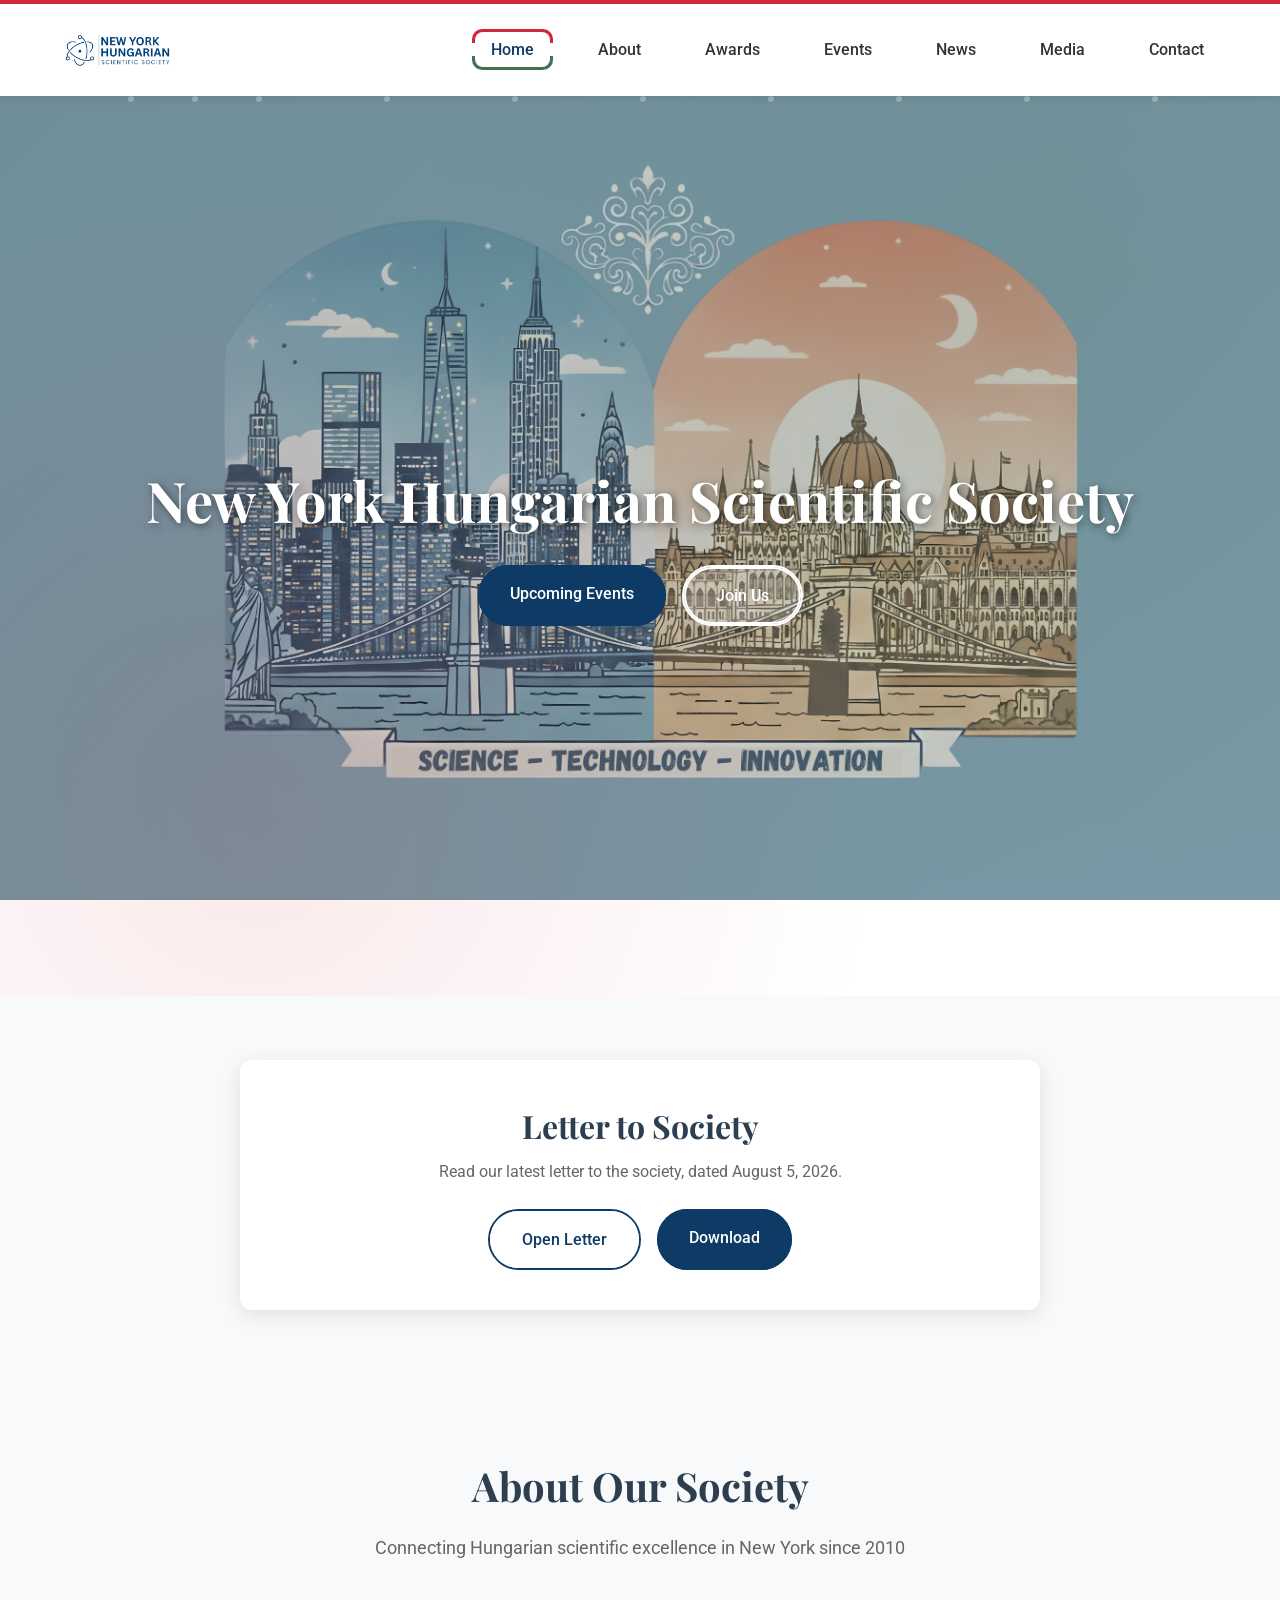
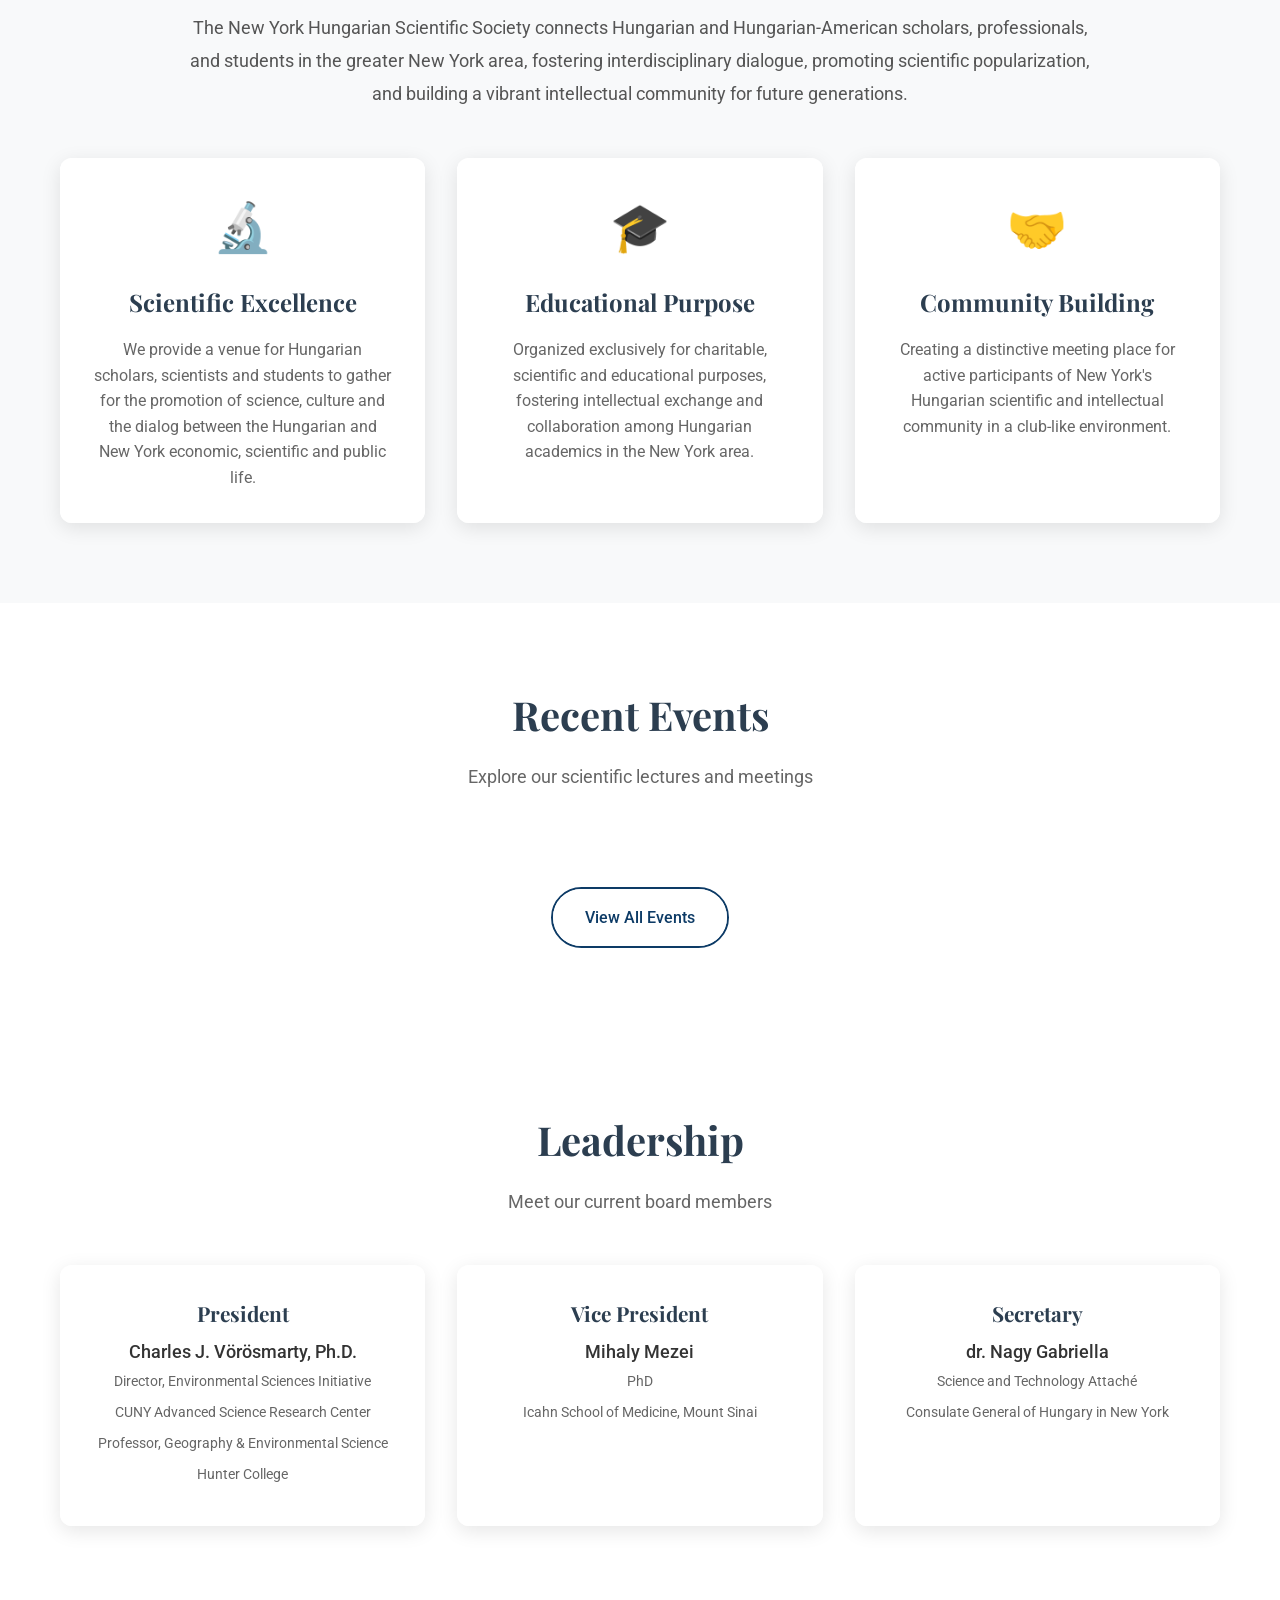
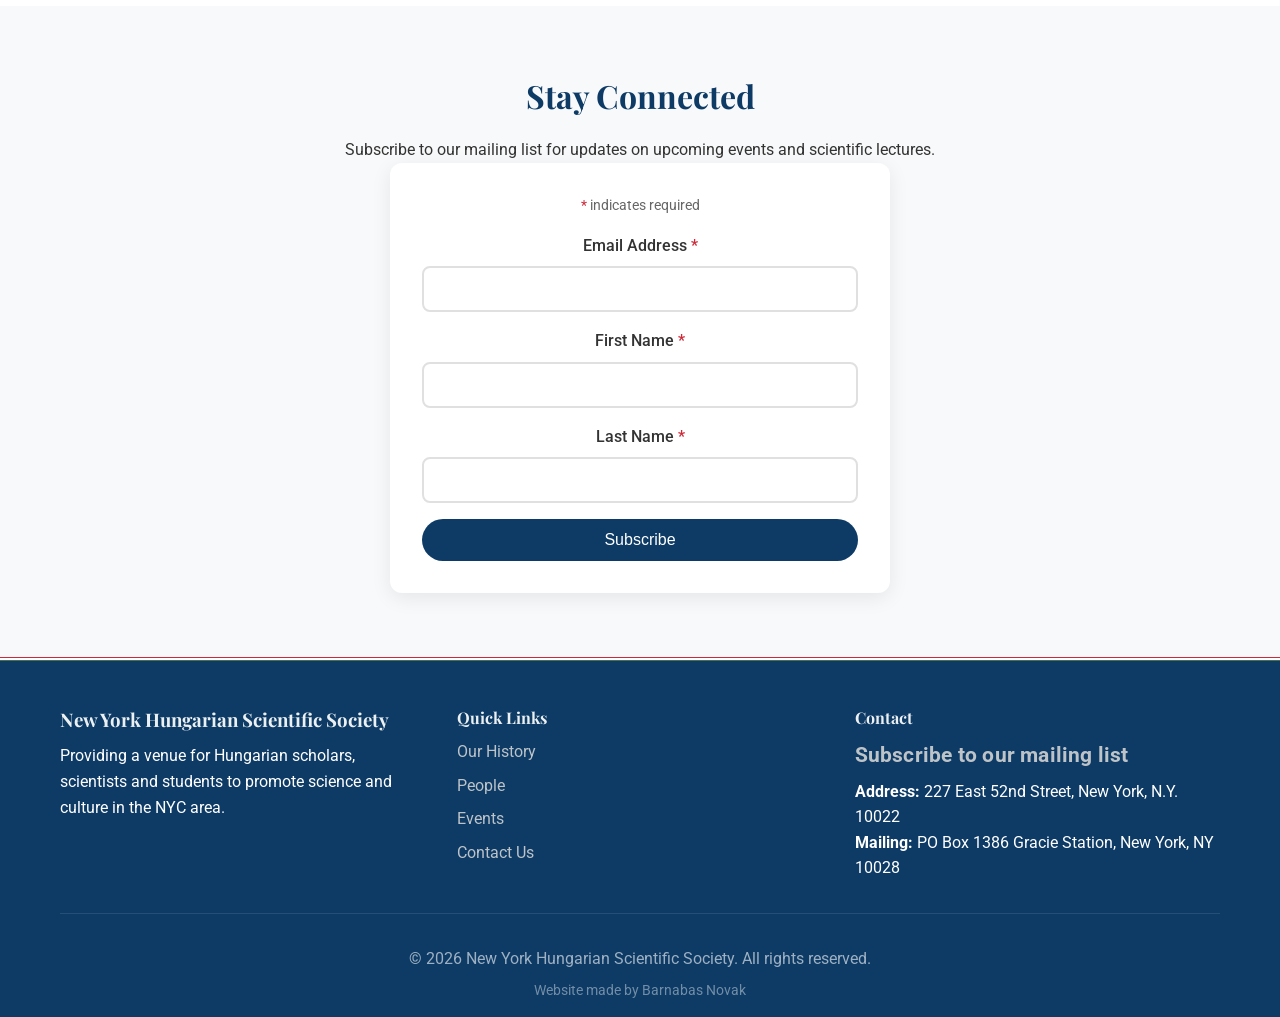
<file: index.html>
<!DOCTYPE html>
<html lang="en">
<head>
    <!-- Google tag (gtag.js) -->
    <script async src="https://www.googletagmanager.com/gtag/js?id=G-457080VB3E"></script>
    <script>
      window.dataLayer = window.dataLayer || [];
      function gtag(){dataLayer.push(arguments);}
      gtag('js', new Date());
      gtag('config', 'G-457080VB3E');
    </script>
    <meta charset="UTF-8">
    <meta name="viewport" content="width=device-width, initial-scale=1.0">
    <title>New York Hungarian Scientific Society</title>
    <link rel="icon" type="image/png" href="images/NYHSSfavicon.png">
    <link rel="apple-touch-icon" href="images/NYHSSfavicon.png">
    <meta property="og:title" content="New York Hungarian Scientific Society">
    <meta property="og:description" content="We provide a venue for Hungarian scholars, scientists and students to gather for the promotion of science and culture in the NYC area.">
    <meta property="og:image" content="images/NYHSS_logo.png">
    <meta property="og:type" content="website">
    <meta property="og:url" content="https://nyhungarianscientificsociety.org/">
    <meta name="twitter:card" content="summary_large_image">
    <meta name="twitter:image" content="images/NYHSS_logo.png">
    <meta name="description" content="New York Hungarian Scientific Society provides a venue for Hungarian scholars, scientists and students to gather for the promotion of science and culture in the NYC area.">
    <meta name="keywords" content="Hungarian scientists, New York, scientific society, Hungarian scholars, NYC, STEM, research, lectures, Hungarian American">
    <meta name="author" content="New York Hungarian Scientific Society">
    <meta name="robots" content="index, follow">
    <link rel="canonical" href="https://nyhungarianscientificsociety.org/">
    <link rel="stylesheet" href="styles.css">
    <link rel="preconnect" href="https://fonts.googleapis.com">
    <link rel="preconnect" href="https://fonts.gstatic.com" crossorigin>
    <link href="https://fonts.googleapis.com/css2?family=Roboto:wght@300;400;500;700&family=Playfair+Display:wght@400;700&display=swap" rel="stylesheet">
</head>
<body>
    <header class="header">
        <div class="container">
            <div class="header-content">
                <div class="logo">
                    <a href="index.html">
                        <img src="images/NYHSS_logo_transparent.png" alt="New York Hungarian Scientific Society" class="logo-img">
                    </a>
                </div>
                <nav class="main-nav">
                    <ul class="nav-list">
                        <li><a href="index.html" class="nav-link active">Home</a></li>
                        <li class="dropdown">
                            <a href="#" class="nav-link">About</a>
                            <ul class="dropdown-menu">
                                <li><a href="history.html">Our History</a></li>
                                <li><a href="people.html">People</a></li>
                                <li><a href="founding-members.html">Founding Members</a></li>
                                <li><a href="bylaws.html">Bylaws</a></li>
                            </ul>
                        </li>
                        <li class="dropdown">
                            <a href="#" class="nav-link">Awards</a>
                            <ul class="dropdown-menu">
                                <li><a href="awardees.html">Previous Awardees</a></li>
                                <li><a href="call-for-abstract.html">Call for Abstract</a></li>
                            </ul>
                        </li>
                        <li class="dropdown">
                            <a href="#" class="nav-link">Events</a>
                            <ul class="dropdown-menu">
                                <li><a href="events.html">Upcoming Events</a></li>
                                <li><a href="lectures.html">Past Lectures</a></li>
                            </ul>
                        </li>
                        <li><a href="news.html" class="nav-link">News</a></li>
                        <li class="dropdown">
                            <a href="#" class="nav-link">Media</a>
                            <ul class="dropdown-menu">
                                <li><a href="photos.html">Event Photos</a></li>
                                <li><a href="videos.html">Videos</a></li>
                                <li><a href="archives.html">Archives</a></li>
                            </ul>
                        </li>
                        <li><a href="contact.html" class="nav-link">Contact</a></li>
                    </ul>
                </nav>
                <button class="mobile-menu-toggle" aria-label="Toggle mobile menu">
                    <span></span>
                    <span></span>
                    <span></span>
                </button>
            </div>
        </div>
    </header>

    <main class="main">
        <section class="hero">
            <div class="particles-container">
                <div class="particle"></div>
                <div class="particle"></div>
                <div class="particle"></div>
                <div class="particle"></div>
                <div class="particle"></div>
                <div class="particle"></div>
                <div class="particle"></div>
                <div class="particle"></div>
                <div class="particle"></div>
                <div class="particle"></div>
            </div>
            <div class="container">
                <div class="hero-content">
                    <h1>New York Hungarian Scientific Society</h1>
                    <div class="hero-buttons">
                        <a href="events.html" class="btn btn-primary">Upcoming Events</a>
                        <a href="contact.html" class="btn btn-secondary">Join Us</a>
                    </div>
                </div>
            </div>
        </section>

        <section class="letter-to-society">
            <div class="container">
                <div class="letter-box">
                    <h2>Letter to Society</h2>
                    <p>Read our latest letter to the society, dated August 5, 2026.</p>
                    <div class="letter-actions">
                        <a href="archives/Letter_to_Society_05August2026.pdf" target="_blank" class="btn btn-outline">Open Letter</a>
                        <a href="archives/Letter_to_Society_05August2026.pdf" download class="btn btn-primary">Download</a>
                    </div>
                </div>
            </div>
        </section>

        <section class="about-section">
            <div class="container">
                <div class="section-header">
                    <h2>About Our Society</h2>
                    <p>Connecting Hungarian scientific excellence in New York since 2010</p>
                </div>
                <div class="about-intro">
                    <p>The New York Hungarian Scientific Society connects Hungarian and Hungarian-American scholars, professionals, and students in the greater New York area, fostering interdisciplinary dialogue, promoting scientific popularization, and building a vibrant intellectual community for future generations.</p>
                </div>
                <div class="about-grid">
                    <div class="about-card">
                        <div class="about-icon">🔬</div>
                        <h3>Scientific Excellence</h3>
                        <p>We provide a venue for Hungarian scholars, scientists and students to gather for the promotion of science, culture and the dialog between the Hungarian and New York economic, scientific and public life.</p>
                    </div>
                    <div class="about-card">
                        <div class="about-icon">🎓</div>
                        <h3>Educational Purpose</h3>
                        <p>Organized exclusively for charitable, scientific and educational purposes, fostering intellectual exchange and collaboration among Hungarian academics in the New York area.</p>
                    </div>
                    <div class="about-card">
                        <div class="about-icon">🤝</div>
                        <h3>Community Building</h3>
                        <p>Creating a distinctive meeting place for active participants of New York's Hungarian scientific and intellectual community in a club-like environment.</p>
                    </div>
                </div>
            </div>
        </section>

        <section class="events-preview">
            <div class="container">
                <div class="section-header">
                    <h2>Recent Events</h2>
                    <p>Explore our scientific lectures and meetings</p>
                </div>
                <div class="events-grid">
                    <div class="event-card featured">
                        <div class="event-date">
                            <span class="month">NOV</span>
                            <span class="day">3</span>
                            <span class="year">2026</span>
                        </div>
                        <div class="event-content">
                            <span class="event-series-tag-small">Society Meeting</span>
                            <h3>Law Across Two Countries</h3>
                            <p>Mária Marai, Esq. with Fulbright Scholars on US and Hungarian legal perspectives</p>
                            <a href="events.html" class="event-link">Learn More →</a>
                        </div>
                    </div>

                    <div class="event-card">
                        <div class="event-date">
                            <span class="month">DEC</span>
                            <span class="day">1</span>
                            <span class="year">2026</span>
                        </div>
                        <div class="event-content">
                            <span class="event-series-tag-small">Society Meeting</span>
                            <h3>Vision to Reality: How Cosmic Synergies Quietly Reshape Science</h3>
                            <p>Zsuzsa Márka and Szabolcs Márka of Columbia University on the IceCube Nobel Prize journey</p>
                            <a href="events.html" class="event-link">Learn More →</a>
                        </div>
                    </div>

                </div>
                <div class="events-cta">
                    <a href="events.html" class="btn btn-outline">View All Events</a>
                </div>
            </div>
        </section>

        <section class="leadership">
            <div class="container">
                <div class="section-header">
                    <h2>Leadership</h2>
                    <p>Meet our current board members</p>
                </div>
                <div class="leadership-grid">
                    <div class="leadership-card">
                        <h3>President</h3>
                        <p class="name">Charles J. Vörösmarty, Ph.D.</p>
                        <p class="title">Director, Environmental Sciences Initiative</p>
                        <p class="organization">CUNY Advanced Science Research Center</p>
                        <p class="title">Professor, Geography &amp; Environmental Science</p>
                        <p class="organization">Hunter College</p>
                    </div>
                    <div class="leadership-card">
                        <h3>Vice President</h3>
                        <p class="name">Mihaly Mezei</p>
                        <p class="title">PhD</p>
                        <p class="organization">Icahn School of Medicine, Mount Sinai</p>
                    </div>
                    <div class="leadership-card">
                        <h3>Secretary</h3>
                        <p class="name">dr. Nagy Gabriella</p>
                        <p class="title">Science and Technology Attaché</p>
                        <p class="organization">Consulate General of Hungary in New York</p>
                    </div>
                </div>
            </div>
        </section>

        <section class="newsletter-section">
            <div class="container">
                <h2>Stay Connected</h2>
                <p>Subscribe to our mailing list for updates on upcoming events and scientific lectures.</p>
                <div id="mc_embed_signup">
                    <form action="https://nyhungarianscientificsociety.us20.list-manage.com/subscribe/post?u=d0404cec4e9617a37ffdb6e69&amp;id=74266d9ab3&amp;f_id=001621eef0" method="post" id="mc-embedded-subscribe-form" name="mc-embedded-subscribe-form" class="validate" target="_blank">
                        <div id="mc_embed_signup_scroll">
                            <div class="indicates-required"><span class="asterisk">*</span> indicates required</div>
                            <div class="mc-field-group">
                                <label for="mce-EMAIL">Email Address <span class="asterisk">*</span></label>
                                <input type="email" name="EMAIL" class="required email" id="mce-EMAIL" required="" value="">
                            </div>
                            <div class="mc-field-group">
                                <label for="mce-FNAME">First Name <span class="asterisk">*</span></label>
                                <input type="text" name="FNAME" class="required text" id="mce-FNAME" value="" required="">
                            </div>
                            <div class="mc-field-group">
                                <label for="mce-LNAME">Last Name <span class="asterisk">*</span></label>
                                <input type="text" name="LNAME" class="required text" id="mce-LNAME" value="" required="">
                            </div>
                            <div id="mce-responses" class="clear">
                                <div class="response" id="mce-error-response" style="display: none;"></div>
                                <div class="response" id="mce-success-response" style="display: none;"></div>
                            </div>
                            <div aria-hidden="true" style="position: absolute; left: -5000px;">
                                <input type="text" name="b_d0404cec4e9617a37ffdb6e69_74266d9ab3" tabindex="-1" value="">
                            </div>
                            <div class="clear">
                                <input type="submit" name="subscribe" id="mc-embedded-subscribe" class="button" value="Subscribe">
                            </div>
                        </div>
                    </form>
                </div>
            </div>
        </section>
    </main>

    <footer class="footer">
        <div class="container">
            <div class="footer-content">
                <div class="footer-section">
                    <h3>New York Hungarian Scientific Society</h3>
                    <p>Providing a venue for Hungarian scholars, scientists and students to promote science and culture in the NYC area.</p>
                </div>
                <div class="footer-section">
                    <h4>Quick Links</h4>
                    <ul>
                        <li><a href="history.html">Our History</a></li>
                        <li><a href="people.html">People</a></li>
                        <li><a href="events.html">Events</a></li>
                        <li><a href="contact.html">Contact Us</a></li>
                    </ul>
                </div>
                <div class="footer-section">
                    <h4>Contact</h4>
                    <p><a href="contact.html#subscribe" class="footer-subscribe-link">Subscribe to our mailing list</a></p>
                    <p><strong>Address:</strong> 227 East 52nd Street, New York, N.Y. 10022</p>
                    <p><strong>Mailing:</strong> PO Box 1386 Gracie Station, New York, NY 10028</p>
                </div>
            </div>
            <div class="footer-bottom">
                <p>&copy; 2026 New York Hungarian Scientific Society. All rights reserved.</p>
                <p class="website-credit">Website made by <a href="https://www.linkedin.com/in/barnabas-novak/" target="_blank">Barnabas Novak</a></p>
            </div>
        </div>
    </footer>

    <script src="script.js"></script>
    <script>
        // Automatically hide past events from the events preview grid
        document.addEventListener('DOMContentLoaded', function() {
            const monthNames = ['JAN', 'FEB', 'MAR', 'APR', 'MAY', 'JUN', 'JUL', 'AUG', 'SEP', 'OCT', 'NOV', 'DEC'];
            const today = new Date();
            today.setHours(0, 0, 0, 0);

            document.querySelectorAll('.event-card').forEach(function(card) {
                const monthEl = card.querySelector('.event-date .month');
                const dayEl = card.querySelector('.event-date .day');
                const yearEl = card.querySelector('.event-date .year');
                if (!monthEl || !dayEl || !yearEl) return;

                const monthIndex = monthNames.indexOf(monthEl.textContent.trim().toUpperCase());
                const day = parseInt(dayEl.textContent.trim(), 10);
                const year = parseInt(yearEl.textContent.trim(), 10);
                if (monthIndex === -1 || isNaN(day) || isNaN(year)) return;

                if (new Date(year, monthIndex, day) < today) {
                    const wasFeatured = card.classList.contains('featured');
                    card.style.display = 'none';
                    card.classList.remove('featured');

                    if (wasFeatured) {
                        const nextVisible = Array.from(document.querySelectorAll('.event-card'))
                            .find(c => c.style.display !== 'none');
                        if (nextVisible) nextVisible.classList.add('featured');
                    }
                }
            });
        });
    </script>
</body>
</html>
</file>
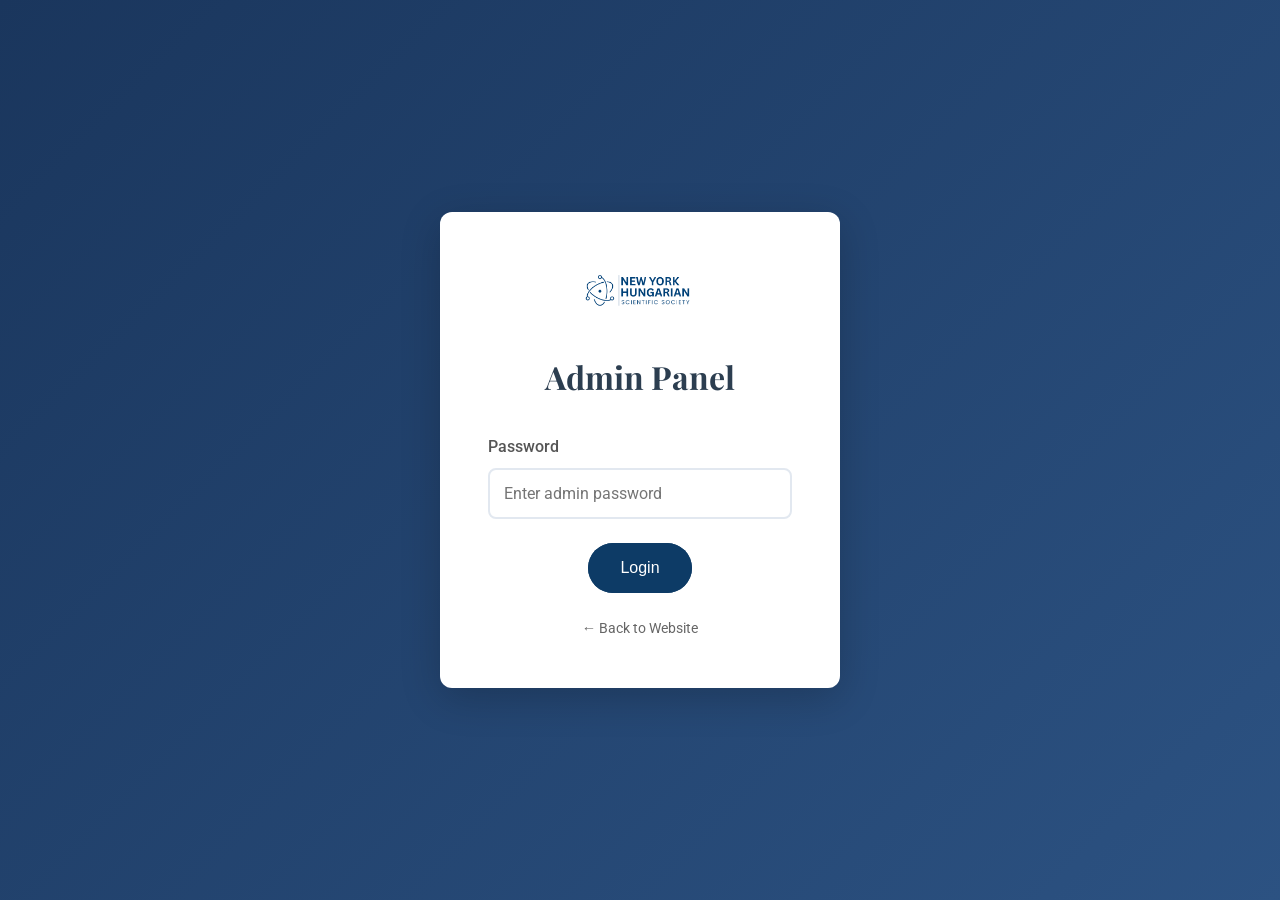
<file: admin.html>
<!DOCTYPE html>
<html lang="en">
<head>
    <meta charset="UTF-8">
    <meta name="viewport" content="width=device-width, initial-scale=1.0">
    <meta name="robots" content="noindex, nofollow">
    <title>Admin Panel — NYHSS</title>
    <link rel="icon" type="image/png" href="images/NYHSSfavicon.png">
    <link rel="stylesheet" href="styles.css">
    <link rel="preconnect" href="https://fonts.googleapis.com">
    <link rel="preconnect" href="https://fonts.gstatic.com" crossorigin>
    <link href="https://fonts.googleapis.com/css2?family=Roboto:wght@300;400;500;700&family=Playfair+Display:wght@400;700&display=swap" rel="stylesheet">
</head>
<body class="admin-body">
    <!-- Login Screen -->
    <div id="login-screen" class="admin-login">
        <div class="login-container">
            <img src="images/NYHSS_logo_transparent.png" alt="NYHSS Logo" class="login-logo">
            <h1>Admin Panel</h1>
            <form id="login-form">
                <div class="form-group">
                    <label for="password">Password</label>
                    <input type="password" id="password" placeholder="Enter admin password" required>
                </div>
                <button type="submit" class="btn btn-primary">Login</button>
                <p id="login-error" class="error-message" style="display: none;">Incorrect password</p>
            </form>
            <a href="index.html" class="back-link">← Back to Website</a>
        </div>
    </div>

    <!-- Admin Dashboard -->
    <div id="admin-dashboard" class="admin-dashboard" style="display: none;">
        <header class="admin-header">
            <div class="container">
                <div class="admin-header-content">
                    <a href="index.html" class="admin-logo">
                        <img src="images/NYHSS_logo_transparent.png" alt="NYHSS" class="logo-img-small">
                        <span>Admin Panel</span>
                    </a>
                    <button id="logout-btn" class="btn btn-outline">Logout</button>
                </div>
            </div>
        </header>

        <main class="admin-main">
            <div class="container">
                <div class="admin-tabs">
                    <button class="admin-tab active" data-tab="events">Manage Events</button>
                    <button class="admin-tab" data-tab="photos">Upload Photos</button>
                </div>

                <!-- Events Management Tab -->
                <div id="events-tab" class="admin-tab-content active">
                    <div class="admin-section">
                        <div class="admin-section-header">
                            <h2>Create New Event</h2>
                        </div>
                        <form id="event-form" class="admin-form">
                            <div class="form-row">
                                <div class="form-group">
                                    <label for="event-title">Event Title *</label>
                                    <input type="text" id="event-title" required placeholder="e.g., NeuroARCHITECTURE: Designing for the Senses">
                                </div>
                                <div class="form-group">
                                    <label for="event-series">Event Series (optional)</label>
                                    <input type="text" id="event-series" placeholder="e.g., Meet Young Hungarian Talents">
                                </div>
                            </div>

                            <div class="form-row">
                                <div class="form-group">
                                    <label for="event-date">Event Date *</label>
                                    <input type="date" id="event-date" required>
                                </div>
                                <div class="form-group">
                                    <label for="event-time">Time *</label>
                                    <input type="text" id="event-time" required placeholder="e.g., 6:30 PM - 8:30 PM">
                                </div>
                            </div>

                            <div class="form-group">
                                <label for="event-location">Location *</label>
                                <input type="text" id="event-location" required placeholder="e.g., Consulate General of Hungary, 227 East 52nd Street, New York City 10022">
                            </div>

                            <div class="form-group">
                                <label for="event-description">Description *</label>
                                <textarea id="event-description" rows="4" required placeholder="About the speaker or event description..."></textarea>
                            </div>

                            <div class="form-group">
                                <label for="event-timeline">Timeline (one per line)</label>
                                <textarea id="event-timeline" rows="5" placeholder="6:30 – 7:00 | Welcoming reception&#10;7:00 – 7:10 | Opening remarks&#10;7:10 – 7:40 | Lecture"></textarea>
                                <small>Format: Time | Description (one per line)</small>
                            </div>

                            <div class="form-row">
                                <div class="form-group">
                                    <label for="event-category">Category</label>
                                    <select id="event-category">
                                        <option value="Scientific Lecture">Scientific Lecture</option>
                                        <option value="Meeting">Meeting</option>
                                        <option value="Forum">Forum</option>
                                        <option value="Workshop">Workshop</option>
                                        <option value="Social Event">Social Event</option>
                                    </select>
                                </div>
                                <div class="form-group">
                                    <label for="event-registration-url">Eventbrite Registration URL *</label>
                                    <input type="url" id="event-registration-url" required placeholder="https://www.eventbrite.com/e/...">
                                </div>
                            </div>

                            <div class="form-group">
                                <label for="event-cover">Cover Image</label>
                                <input type="file" id="event-cover" accept="image/*">
                                <div id="cover-preview" class="image-preview"></div>
                                <small>Image will be automatically optimized. Max size: 2MB recommended.</small>
                            </div>

                            <div class="form-actions">
                                <button type="submit" class="btn btn-primary">Create Event</button>
                                <button type="button" id="cancel-edit" class="btn btn-outline" style="display: none;">Cancel Edit</button>
                            </div>
                        </form>
                    </div>

                    <div class="admin-section">
                        <div class="admin-section-header">
                            <h2>Existing Events</h2>
                            <div class="event-status-filter">
                                <button class="status-filter active" data-status="all">All</button>
                                <button class="status-filter" data-status="upcoming">Upcoming</button>
                                <button class="status-filter" data-status="past">Past</button>
                            </div>
                        </div>
                        <div id="events-list" class="admin-events-list">
                            <!-- Events will be loaded here -->
                        </div>
                    </div>

                    <div class="admin-section">
                        <div class="admin-section-header">
                            <h2>Export / Import Data</h2>
                        </div>
                        <div class="export-import-actions">
                            <button id="export-events" class="btn btn-outline">Export Events JSON</button>
                            <button id="generate-html" class="btn btn-primary">Generate Events HTML</button>
                        </div>
                        <div id="html-output" class="code-output" style="display: none;">
                            <h3>Copy this HTML to events.html</h3>
                            <textarea id="generated-html" readonly></textarea>
                            <button id="copy-html" class="btn btn-outline">Copy to Clipboard</button>
                        </div>
                    </div>
                </div>

                <!-- Photos Upload Tab -->
                <div id="photos-tab" class="admin-tab-content">
                    <div class="admin-section">
                        <div class="admin-section-header">
                            <h2>Upload Event Photos</h2>
                        </div>
                        <form id="photos-form" class="admin-form">
                            <div class="form-row">
                                <div class="form-group">
                                    <label for="photo-event-select">Select Event</label>
                                    <select id="photo-event-select">
                                        <option value="">-- Select an event --</option>
                                    </select>
                                </div>
                                <div class="form-group">
                                    <label for="photo-date">Or Enter New Event Date</label>
                                    <input type="text" id="photo-date" placeholder="e.g., May 12, 2026">
                                </div>
                            </div>

                            <div class="form-group">
                                <label for="photo-event-name">Event Folder Name</label>
                                <input type="text" id="photo-event-name" placeholder="e.g., 2026-05-12 NeuroARCHITECTURE">
                                <small>This will be the folder name in eventimages/</small>
                            </div>

                            <div class="form-group">
                                <label for="photo-files">Select Photos</label>
                                <input type="file" id="photo-files" accept="image/*" multiple>
                            </div>

                            <div id="photos-preview" class="photos-preview-grid"></div>

                            <div class="form-group">
                                <label>
                                    <input type="checkbox" id="optimize-photos" checked>
                                    Optimize images (resize & compress)
                                </label>
                            </div>

                            <div class="form-actions">
                                <button type="submit" class="btn btn-primary">Process & Download Photos</button>
                            </div>
                            <p class="form-note">Photos will be optimized and downloaded as a ZIP file. Upload them to eventimages/[folder-name]/ manually.</p>
                        </form>
                    </div>

                    <div class="admin-section">
                        <div class="admin-section-header">
                            <h2>Generate Photos HTML</h2>
                        </div>
                        <form id="photos-html-form" class="admin-form">
                            <div class="form-group">
                                <label for="photos-folder">Event Folder Path</label>
                                <input type="text" id="photos-folder" placeholder="e.g., eventimages/2026-05-12">
                            </div>
                            <div class="form-group">
                                <label for="photos-count">Number of Photos</label>
                                <input type="number" id="photos-count" min="1" value="10">
                            </div>
                            <div class="form-group">
                                <label for="photos-names">Photo Filenames (one per line, or leave empty for numbered)</label>
                                <textarea id="photos-names" rows="4" placeholder="photo1.jpg&#10;photo2.jpg&#10;..."></textarea>
                            </div>
                            <button type="submit" class="btn btn-primary">Generate HTML</button>
                        </form>
                        <div id="photos-html-output" class="code-output" style="display: none;">
                            <h3>Copy this HTML to photos.html</h3>
                            <textarea id="generated-photos-html" readonly></textarea>
                            <button id="copy-photos-html" class="btn btn-outline">Copy to Clipboard</button>
                        </div>
                    </div>
                </div>
            </div>
        </main>
    </div>

    <script src="admin.js"></script>
</body>
</html>
</file>
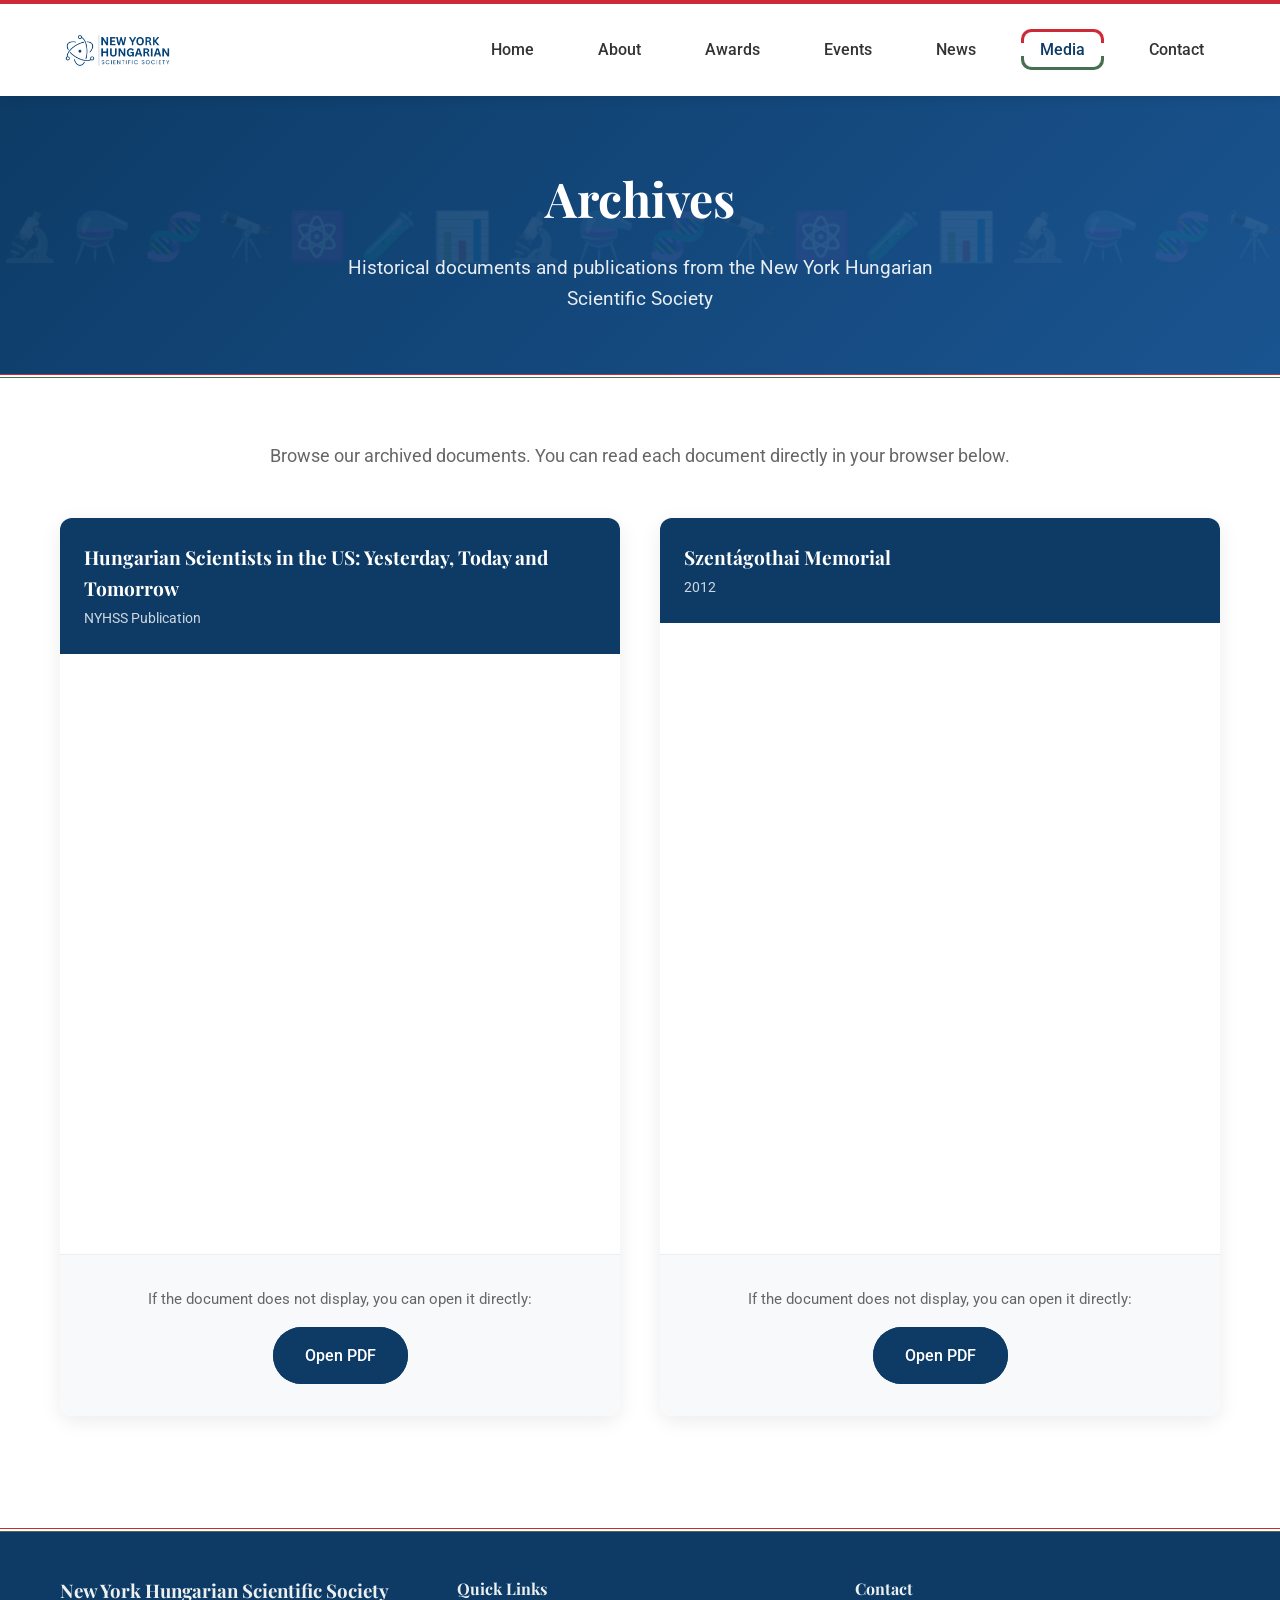
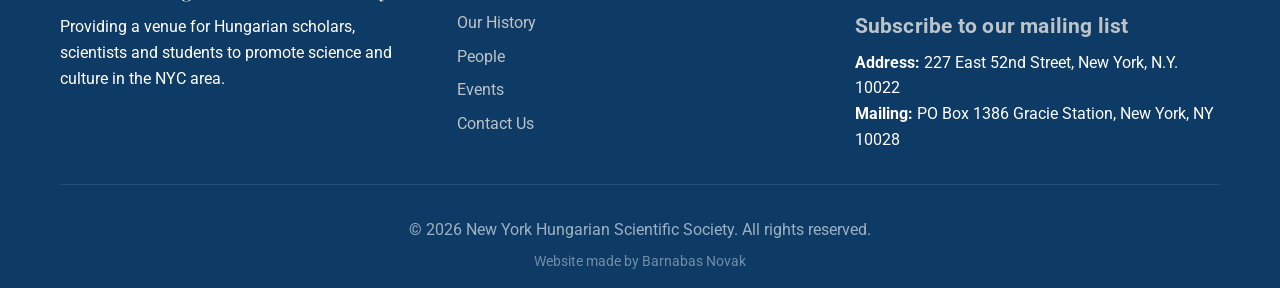
<file: archives.html>
<!DOCTYPE html>
<html lang="en">
<head>
    <!-- Google tag (gtag.js) -->
    <script async src="https://www.googletagmanager.com/gtag/js?id=G-457080VB3E"></script>
    <script>
      window.dataLayer = window.dataLayer || [];
      function gtag(){dataLayer.push(arguments);}
      gtag('js', new Date());
      gtag('config', 'G-457080VB3E');
    </script>
    <meta charset="UTF-8">
    <meta name="viewport" content="width=device-width, initial-scale=1.0">
    <title>Archives — New York Hungarian Scientific Society</title>
    <link rel="icon" type="image/png" href="images/NYHSSfavicon.png">
    <link rel="apple-touch-icon" href="images/NYHSSfavicon.png">
    <meta property="og:title" content="Archives — New York Hungarian Scientific Society">
    <meta property="og:description" content="Archived documents and publications from the New York Hungarian Scientific Society.">
    <meta property="og:image" content="images/NYHSS_logo.png">
    <meta property="og:type" content="website">
    <link rel="stylesheet" href="styles.css">
    <link rel="preconnect" href="https://fonts.googleapis.com">
    <link rel="preconnect" href="https://fonts.gstatic.com" crossorigin>
    <link href="https://fonts.googleapis.com/css2?family=Roboto:wght@300;400;500;700&family=Playfair+Display:wght@400;700&display=swap" rel="stylesheet">
    <style>
        .archive-grid {
            display: grid;
            grid-template-columns: repeat(auto-fit, minmax(340px, 1fr));
            gap: 2.5rem;
            margin-bottom: 3rem;
        }

        .archive-card {
            background: white;
            border-radius: 12px;
            box-shadow: 0 5px 20px rgba(0,0,0,0.08);
            overflow: hidden;
            display: flex;
            flex-direction: column;
        }

        .archive-card-header {
            background: var(--scientific-blue);
            color: white;
            padding: 1.5rem;
        }

        .archive-card-header h2 {
            font-family: 'Playfair Display', serif;
            font-size: 1.2rem;
            margin-bottom: 0.25rem;
            color: white;
        }

        .archive-card-header p {
            font-size: 0.85rem;
            opacity: 0.8;
            margin: 0;
        }

        .archive-pdf-viewer {
            flex: 1;
            min-height: 600px;
        }

        .archive-pdf-viewer iframe {
            width: 100%;
            height: 100%;
            min-height: 600px;
            border: none;
            display: block;
        }

        .archive-pdf-fallback {
            padding: 2rem;
            text-align: center;
            background: #f8f9fa;
            border-top: 1px solid #eee;
        }

        .archive-pdf-fallback p {
            color: #666;
            margin-bottom: 1rem;
            font-size: 0.95rem;
        }

        @media (max-width: 768px) {
            .archive-grid {
                grid-template-columns: 1fr;
            }
            .archive-pdf-viewer iframe {
                min-height: 400px;
            }
        }
    </style>
</head>
<body>
    <header class="header">
        <div class="container">
            <div class="header-content">
                <div class="logo">
                    <a href="index.html">
                        <img src="images/NYHSS_logo_transparent.png" alt="New York Hungarian Scientific Society" class="logo-img">
                    </a>
                </div>
                <nav class="main-nav">
                    <ul class="nav-list">
                        <li><a href="index.html" class="nav-link">Home</a></li>
                        <li class="dropdown">
                            <a href="#" class="nav-link">About</a>
                            <ul class="dropdown-menu">
                                <li><a href="history.html">Our History</a></li>
                                <li><a href="people.html">People</a></li>
                                <li><a href="founding-members.html">Founding Members</a></li>
                                <li><a href="bylaws.html">Bylaws</a></li>
                            </ul>
                        </li>
                        <li class="dropdown">
                            <a href="#" class="nav-link">Awards</a>
                            <ul class="dropdown-menu">
                                <li><a href="awardees.html">Previous Awardees</a></li>
                                <li><a href="call-for-abstract.html">Call for Abstract</a></li>
                            </ul>
                        </li>
                        <li class="dropdown">
                            <a href="#" class="nav-link">Events</a>
                            <ul class="dropdown-menu">
                                <li><a href="events.html">Upcoming Events</a></li>
                                <li><a href="lectures.html">Past Lectures</a></li>
                            </ul>
                        </li>
                        <li><a href="news.html" class="nav-link">News</a></li>
                        <li class="dropdown">
                            <a href="#" class="nav-link active">Media</a>
                            <ul class="dropdown-menu">
                                <li><a href="photos.html">Event Photos</a></li>
                                <li><a href="videos.html">Videos</a></li>
                                <li><a href="archives.html" class="active">Archives</a></li>
                            </ul>
                        </li>
                        <li><a href="contact.html" class="nav-link">Contact</a></li>
                    </ul>
                </nav>
                <button class="mobile-menu-toggle" aria-label="Toggle mobile menu">
                    <span></span>
                    <span></span>
                    <span></span>
                </button>
            </div>
        </div>
    </header>

    <main class="main">
        <section class="page-header">
            <div class="container">
                <h1>Archives</h1>
                <p>Historical documents and publications from the New York Hungarian Scientific Society</p>
            </div>
        </section>

        <section class="photos-content">
            <div class="container">
                <div class="photos-intro">
                    <p>Browse our archived documents. You can read each document directly in your browser below.</p>
                </div>

                <div class="archive-grid">
                    <div class="archive-card">
                        <div class="archive-card-header">
                            <h2>Hungarian Scientists in the US: Yesterday, Today and Tomorrow</h2>
                            <p>NYHSS Publication</p>
                        </div>
                        <div class="archive-pdf-viewer">
                            <iframe src="archives/HUNGARIANSCIENTISTSINTHEUSYESTERDAYTODAYANDTOMORROW.pdf" title="Hungarian Scientists in the US: Yesterday, Today and Tomorrow"></iframe>
                        </div>
                        <div class="archive-pdf-fallback">
                            <p>If the document does not display, you can open it directly:</p>
                            <a href="archives/HUNGARIANSCIENTISTSINTHEUSYESTERDAYTODAYANDTOMORROW.pdf" class="btn btn-primary" target="_blank">Open PDF</a>
                        </div>
                    </div>

                    <div class="archive-card">
                        <div class="archive-card-header">
                            <h2>Szentágothai Memorial</h2>
                            <p>2012</p>
                        </div>
                        <div class="archive-pdf-viewer">
                            <iframe src="archives/Szentagothai memorial_2012.pdf" title="Szentágothai Memorial 2012"></iframe>
                        </div>
                        <div class="archive-pdf-fallback">
                            <p>If the document does not display, you can open it directly:</p>
                            <a href="archives/Szentagothai memorial_2012.pdf" class="btn btn-primary" target="_blank">Open PDF</a>
                        </div>
                    </div>
                </div>
            </div>
        </section>
    </main>

    <footer class="footer">
        <div class="container">
            <div class="footer-content">
                <div class="footer-section">
                    <h3>New York Hungarian Scientific Society</h3>
                    <p>Providing a venue for Hungarian scholars, scientists and students to promote science and culture in the NYC area.</p>
                </div>
                <div class="footer-section">
                    <h4>Quick Links</h4>
                    <ul>
                        <li><a href="history.html">Our History</a></li>
                        <li><a href="people.html">People</a></li>
                        <li><a href="events.html">Events</a></li>
                        <li><a href="contact.html">Contact Us</a></li>
                    </ul>
                </div>
                <div class="footer-section">
                    <h4>Contact</h4>
                    <p><a href="contact.html#subscribe" class="footer-subscribe-link">Subscribe to our mailing list</a></p>
                    <p><strong>Address:</strong> 227 East 52nd Street, New York, N.Y. 10022</p>
                    <p><strong>Mailing:</strong> PO Box 1386 Gracie Station, New York, NY 10028</p>
                </div>
            </div>
            <div class="footer-bottom">
                <p>&copy; 2026 New York Hungarian Scientific Society. All rights reserved.</p>
                <p class="website-credit">Website made by <a href="https://www.linkedin.com/in/barnabas-novak/" target="_blank">Barnabas Novak</a></p>
            </div>
        </div>
    </footer>

    <script src="script.js"></script>
</body>
</html>
</file>
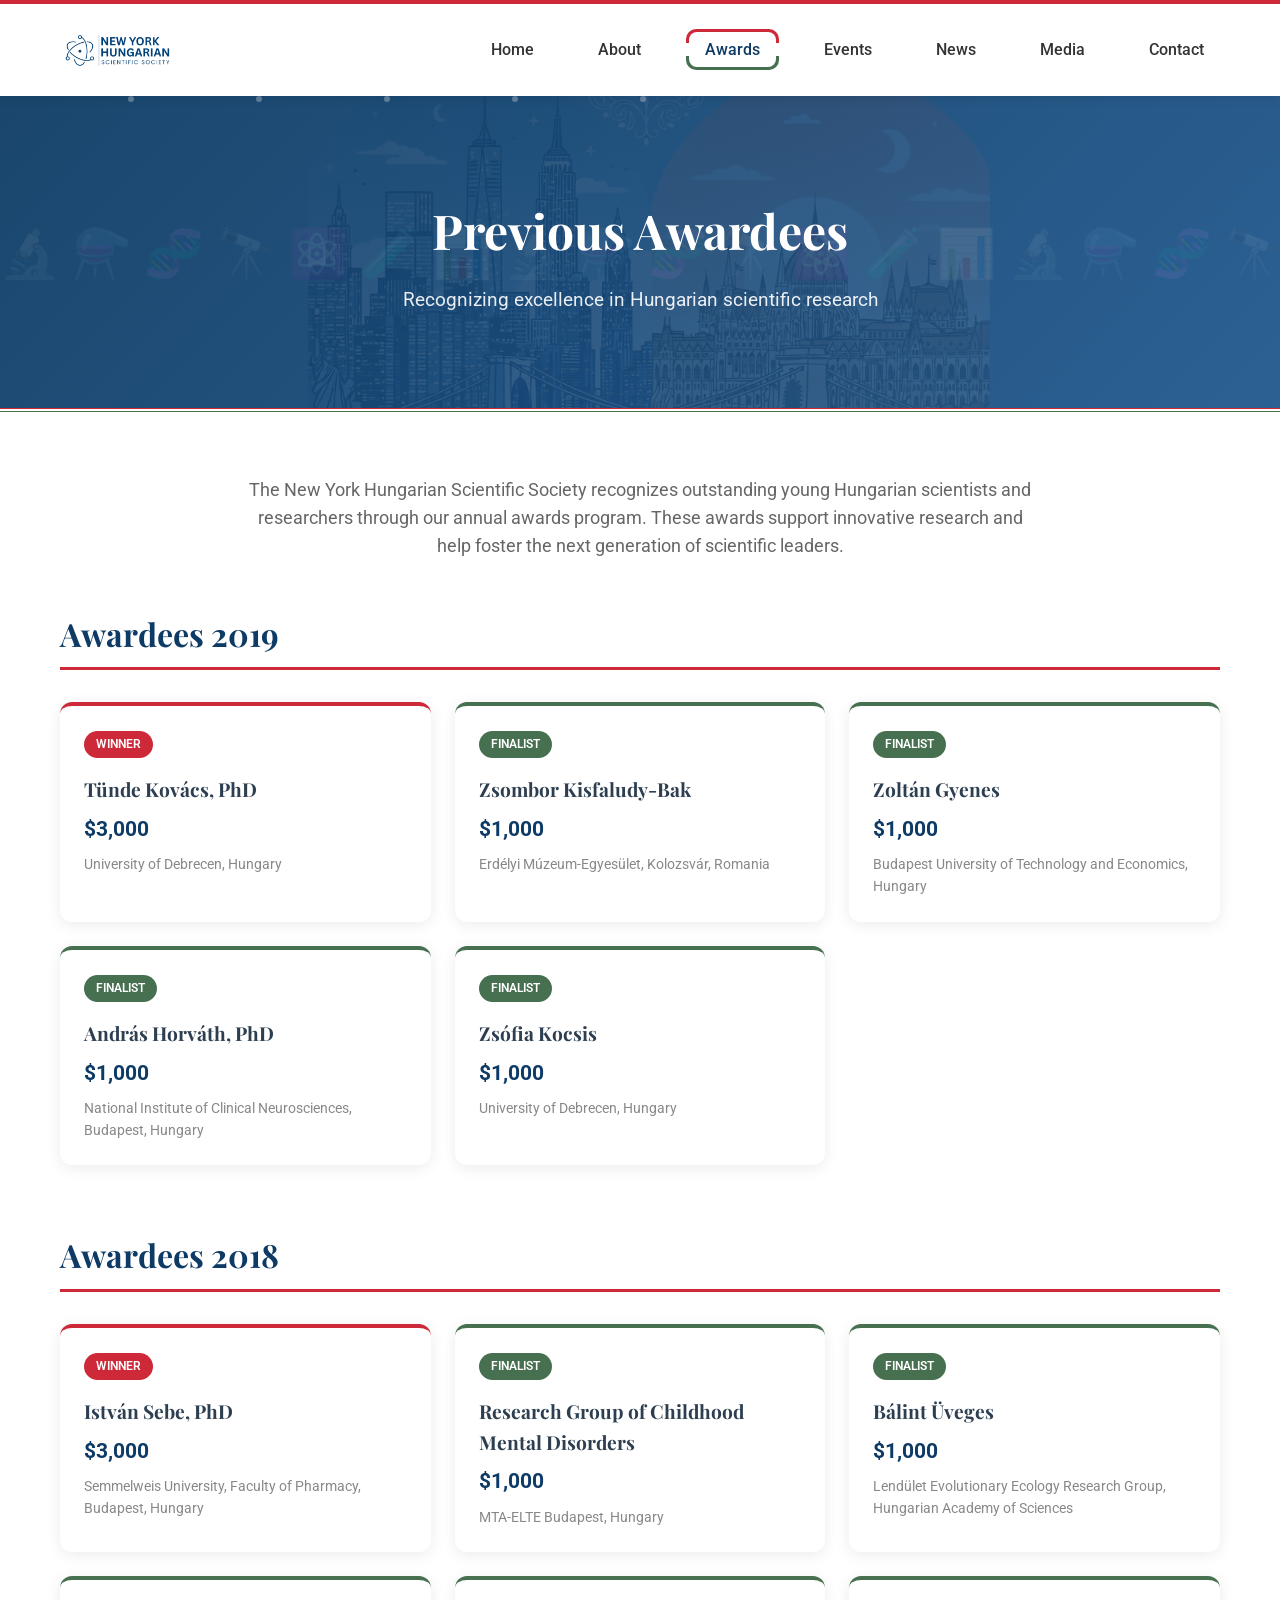
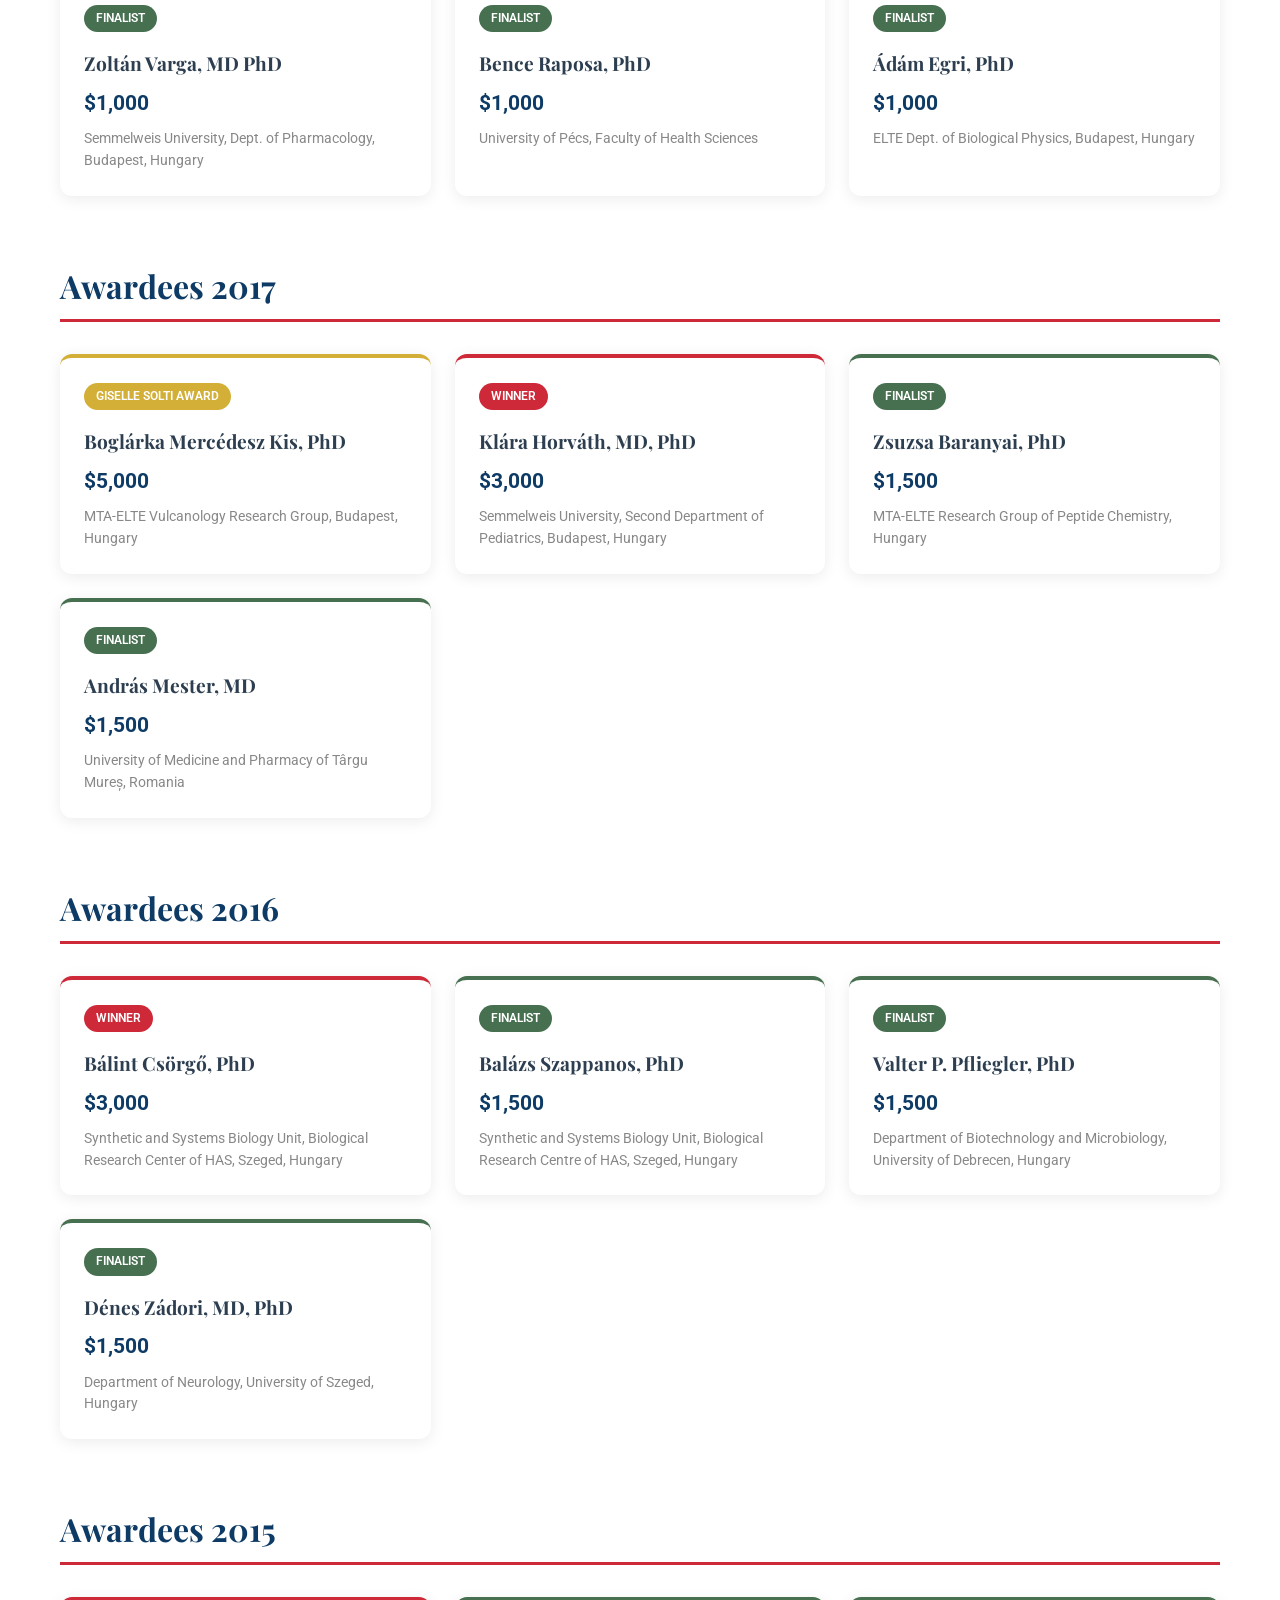
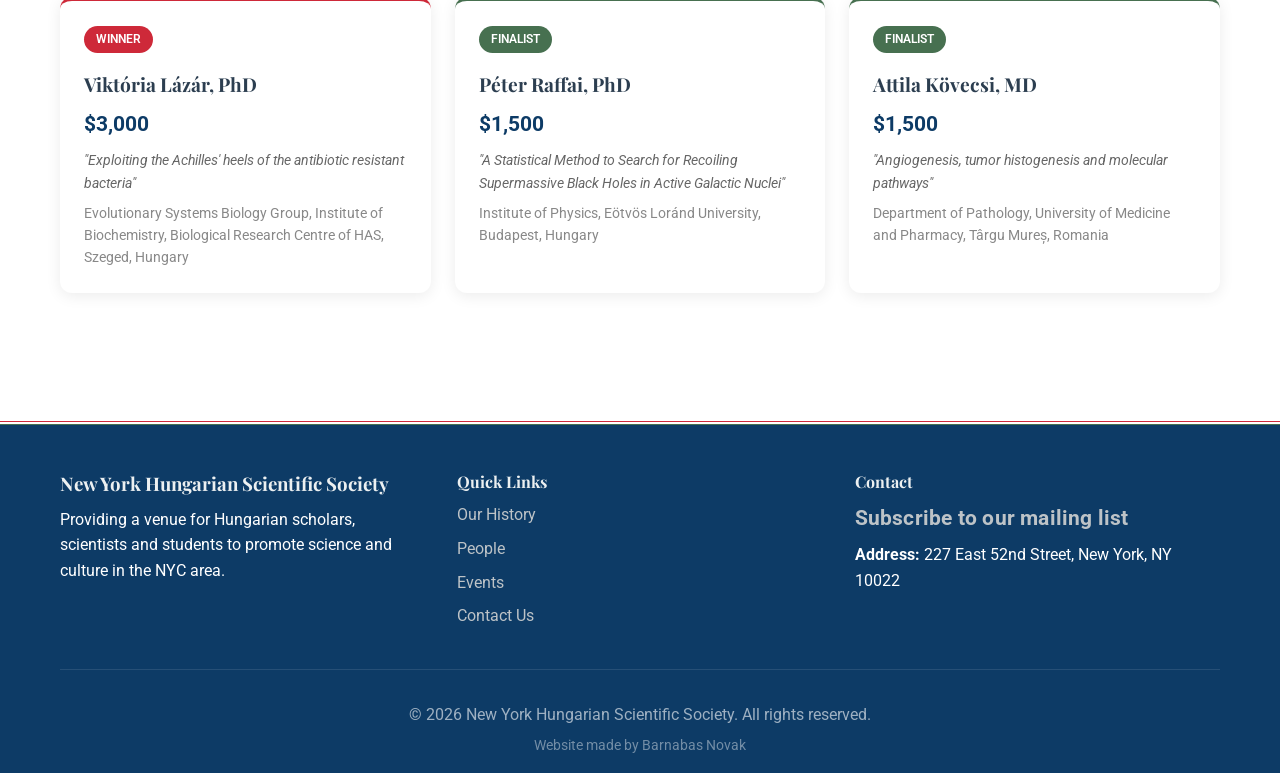
<file: awardees.html>
<!DOCTYPE html>
<html lang="en">
<head>
    <!-- Google tag (gtag.js) -->
    <script async src="https://www.googletagmanager.com/gtag/js?id=G-457080VB3E"></script>
    <script>
      window.dataLayer = window.dataLayer || [];
      function gtag(){dataLayer.push(arguments);}
      gtag('js', new Date());
      gtag('config', 'G-457080VB3E');
    </script>
    <meta charset="UTF-8">
    <meta name="viewport" content="width=device-width, initial-scale=1.0">
    <title>Previous Awardees — New York Hungarian Scientific Society</title>
    <link rel="icon" type="image/png" href="images/NYHSSfavicon.png">
    <link rel="apple-touch-icon" href="images/NYHSSfavicon.png">
    <meta property="og:title" content="Previous Awardees — New York Hungarian Scientific Society">
    <meta property="og:description" content="Recipients of NYHSS awards for young Hungarian scientists and researchers.">
    <meta property="og:image" content="images/NYHSS_logo.png">
    <meta property="og:type" content="website">
    <link rel="stylesheet" href="styles.css">
    <link rel="preconnect" href="https://fonts.googleapis.com">
    <link rel="preconnect" href="https://fonts.gstatic.com" crossorigin>
    <link href="https://fonts.googleapis.com/css2?family=Roboto:wght@300;400;500;700&family=Playfair+Display:wght@400;700&display=swap" rel="stylesheet">
</head>
<body>
    <header class="header">
        <div class="container">
            <div class="header-content">
                <div class="logo">
                    <a href="index.html">
                        <img src="images/NYHSS_logo_transparent.png" alt="New York Hungarian Scientific Society" class="logo-img">
                    </a>
                </div>
                <nav class="main-nav">
                    <ul class="nav-list">
                        <li><a href="index.html" class="nav-link">Home</a></li>
                        <li class="dropdown">
                            <a href="#" class="nav-link">About</a>
                            <ul class="dropdown-menu">
                                <li><a href="history.html">Our History</a></li>
                                <li><a href="people.html">People</a></li>
                                <li><a href="founding-members.html">Founding Members</a></li>
                                <li><a href="bylaws.html">Bylaws</a></li>
                            </ul>
                        </li>
                        <li class="dropdown">
                            <a href="#" class="nav-link active">Awards</a>
                            <ul class="dropdown-menu">
                                <li><a href="awardees.html" class="active">Previous Awardees</a></li>
                                <li><a href="call-for-abstract.html">Call for Abstract</a></li>
                            </ul>
                        </li>
                        <li class="dropdown">
                            <a href="#" class="nav-link">Events</a>
                            <ul class="dropdown-menu">
                                <li><a href="events.html">Upcoming Events</a></li>
                                <li><a href="lectures.html">Past Lectures</a></li>
                            </ul>
                        </li>
                        <li><a href="news.html" class="nav-link">News</a></li>
                        <li class="dropdown">
                            <a href="#" class="nav-link">Media</a>
                            <ul class="dropdown-menu">
                                <li><a href="photos.html">Event Photos</a></li>
                                <li><a href="videos.html">Videos</a></li>
                                <li><a href="archives.html">Archives</a></li>
                            </ul>
                        </li>
                        <li><a href="contact.html" class="nav-link">Contact</a></li>
                    </ul>
                </nav>
                <button class="mobile-menu-toggle" aria-label="Toggle mobile menu">
                    <span></span>
                    <span></span>
                    <span></span>
                </button>
            </div>
        </div>
    </header>

    <main class="main">
        <section class="page-header with-image">
            <div class="particles-container">
                <div class="particle"></div>
                <div class="particle"></div>
                <div class="particle"></div>
                <div class="particle"></div>
                <div class="particle"></div>
            </div>
            <div class="container">
                <h1>Previous Awardees</h1>
                <p>Recognizing excellence in Hungarian scientific research</p>
            </div>
        </section>

        <section class="awardees-content">
            <div class="container">
                <div class="awardees-intro">
                    <p>The New York Hungarian Scientific Society recognizes outstanding young Hungarian scientists and researchers through our annual awards program. These awards support innovative research and help foster the next generation of scientific leaders.</p>
                </div>

                <div class="awards-year">
                    <h2>Awardees 2019</h2>
                    <div class="awards-grid">
                        <div class="award-card winner">
                            <div class="award-badge">Winner</div>
                            <h3>Tünde Kovács, PhD</h3>
                            <p class="award-amount">$3,000</p>
                            <p class="affiliation">University of Debrecen, Hungary</p>
                        </div>
                        <div class="award-card finalist">
                            <div class="award-badge">Finalist</div>
                            <h3>Zsombor Kisfaludy-Bak</h3>
                            <p class="award-amount">$1,000</p>
                            <p class="affiliation">Erdélyi Múzeum-Egyesület, Kolozsvár, Romania</p>
                        </div>
                        <div class="award-card finalist">
                            <div class="award-badge">Finalist</div>
                            <h3>Zoltán Gyenes</h3>
                            <p class="award-amount">$1,000</p>
                            <p class="affiliation">Budapest University of Technology and Economics, Hungary</p>
                        </div>
                        <div class="award-card finalist">
                            <div class="award-badge">Finalist</div>
                            <h3>András Horváth, PhD</h3>
                            <p class="award-amount">$1,000</p>
                            <p class="affiliation">National Institute of Clinical Neurosciences, Budapest, Hungary</p>
                        </div>
                        <div class="award-card finalist">
                            <div class="award-badge">Finalist</div>
                            <h3>Zsófia Kocsis</h3>
                            <p class="award-amount">$1,000</p>
                            <p class="affiliation">University of Debrecen, Hungary</p>
                        </div>
                    </div>
                </div>

                <div class="awards-year">
                    <h2>Awardees 2018</h2>
                    <div class="awards-grid">
                        <div class="award-card winner">
                            <div class="award-badge">Winner</div>
                            <h3>István Sebe, PhD</h3>
                            <p class="award-amount">$3,000</p>
                            <p class="affiliation">Semmelweis University, Faculty of Pharmacy, Budapest, Hungary</p>
                        </div>
                        <div class="award-card finalist">
                            <div class="award-badge">Finalist</div>
                            <h3>Research Group of Childhood Mental Disorders</h3>
                            <p class="award-amount">$1,000</p>
                            <p class="affiliation">MTA-ELTE Budapest, Hungary</p>
                        </div>
                        <div class="award-card finalist">
                            <div class="award-badge">Finalist</div>
                            <h3>Bálint Üveges</h3>
                            <p class="award-amount">$1,000</p>
                            <p class="affiliation">Lendület Evolutionary Ecology Research Group, Hungarian Academy of Sciences</p>
                        </div>
                        <div class="award-card finalist">
                            <div class="award-badge">Finalist</div>
                            <h3>Zoltán Varga, MD PhD</h3>
                            <p class="award-amount">$1,000</p>
                            <p class="affiliation">Semmelweis University, Dept. of Pharmacology, Budapest, Hungary</p>
                        </div>
                        <div class="award-card finalist">
                            <div class="award-badge">Finalist</div>
                            <h3>Bence Raposa, PhD</h3>
                            <p class="award-amount">$1,000</p>
                            <p class="affiliation">University of Pécs, Faculty of Health Sciences</p>
                        </div>
                        <div class="award-card finalist">
                            <div class="award-badge">Finalist</div>
                            <h3>Ádám Egri, PhD</h3>
                            <p class="award-amount">$1,000</p>
                            <p class="affiliation">ELTE Dept. of Biological Physics, Budapest, Hungary</p>
                        </div>
                    </div>
                </div>

                <div class="awards-year">
                    <h2>Awardees 2017</h2>
                    <div class="awards-grid">
                        <div class="award-card special">
                            <div class="award-badge">Giselle Solti Award</div>
                            <h3>Boglárka Mercédesz Kis, PhD</h3>
                            <p class="award-amount">$5,000</p>
                            <p class="affiliation">MTA-ELTE Vulcanology Research Group, Budapest, Hungary</p>
                        </div>
                        <div class="award-card winner">
                            <div class="award-badge">Winner</div>
                            <h3>Klára Horváth, MD, PhD</h3>
                            <p class="award-amount">$3,000</p>
                            <p class="affiliation">Semmelweis University, Second Department of Pediatrics, Budapest, Hungary</p>
                        </div>
                        <div class="award-card finalist">
                            <div class="award-badge">Finalist</div>
                            <h3>Zsuzsa Baranyai, PhD</h3>
                            <p class="award-amount">$1,500</p>
                            <p class="affiliation">MTA-ELTE Research Group of Peptide Chemistry, Hungary</p>
                        </div>
                        <div class="award-card finalist">
                            <div class="award-badge">Finalist</div>
                            <h3>András Mester, MD</h3>
                            <p class="award-amount">$1,500</p>
                            <p class="affiliation">University of Medicine and Pharmacy of Târgu Mureș, Romania</p>
                        </div>
                    </div>
                </div>

                <div class="awards-year">
                    <h2>Awardees 2016</h2>
                    <div class="awards-grid">
                        <div class="award-card winner">
                            <div class="award-badge">Winner</div>
                            <h3>Bálint Csörgő, PhD</h3>
                            <p class="award-amount">$3,000</p>
                            <p class="affiliation">Synthetic and Systems Biology Unit, Biological Research Center of HAS, Szeged, Hungary</p>
                        </div>
                        <div class="award-card finalist">
                            <div class="award-badge">Finalist</div>
                            <h3>Balázs Szappanos, PhD</h3>
                            <p class="award-amount">$1,500</p>
                            <p class="affiliation">Synthetic and Systems Biology Unit, Biological Research Centre of HAS, Szeged, Hungary</p>
                        </div>
                        <div class="award-card finalist">
                            <div class="award-badge">Finalist</div>
                            <h3>Valter P. Pfliegler, PhD</h3>
                            <p class="award-amount">$1,500</p>
                            <p class="affiliation">Department of Biotechnology and Microbiology, University of Debrecen, Hungary</p>
                        </div>
                        <div class="award-card finalist">
                            <div class="award-badge">Finalist</div>
                            <h3>Dénes Zádori, MD, PhD</h3>
                            <p class="award-amount">$1,500</p>
                            <p class="affiliation">Department of Neurology, University of Szeged, Hungary</p>
                        </div>
                    </div>
                </div>

                <div class="awards-year">
                    <h2>Awardees 2015</h2>
                    <div class="awards-grid">
                        <div class="award-card winner">
                            <div class="award-badge">Winner</div>
                            <h3>Viktória Lázár, PhD</h3>
                            <p class="award-amount">$3,000</p>
                            <p class="research-title">"Exploiting the Achilles' heels of the antibiotic resistant bacteria"</p>
                            <p class="affiliation">Evolutionary Systems Biology Group, Institute of Biochemistry, Biological Research Centre of HAS, Szeged, Hungary</p>
                        </div>
                        <div class="award-card finalist">
                            <div class="award-badge">Finalist</div>
                            <h3>Péter Raffai, PhD</h3>
                            <p class="award-amount">$1,500</p>
                            <p class="research-title">"A Statistical Method to Search for Recoiling Supermassive Black Holes in Active Galactic Nuclei"</p>
                            <p class="affiliation">Institute of Physics, Eötvös Loránd University, Budapest, Hungary</p>
                        </div>
                        <div class="award-card finalist">
                            <div class="award-badge">Finalist</div>
                            <h3>Attila Kövecsi, MD</h3>
                            <p class="award-amount">$1,500</p>
                            <p class="research-title">"Angiogenesis, tumor histogenesis and molecular pathways"</p>
                            <p class="affiliation">Department of Pathology, University of Medicine and Pharmacy, Târgu Mureș, Romania</p>
                        </div>
                    </div>
                </div>
            </div>
        </section>
    </main>

    <footer class="footer">
        <div class="container">
            <div class="footer-content">
                <div class="footer-section">
                    <h3>New York Hungarian Scientific Society</h3>
                    <p>Providing a venue for Hungarian scholars, scientists and students to promote science and culture in the NYC area.</p>
                </div>
                <div class="footer-section">
                    <h4>Quick Links</h4>
                    <ul>
                        <li><a href="history.html">Our History</a></li>
                        <li><a href="people.html">People</a></li>
                        <li><a href="events.html">Events</a></li>
                        <li><a href="contact.html">Contact Us</a></li>
                    </ul>
                </div>
                <div class="footer-section">
                    <h4>Contact</h4>
                    <p><a href="contact.html#subscribe" class="footer-subscribe-link">Subscribe to our mailing list</a></p>
                    <p><strong>Address:</strong> 227 East 52nd Street, New York, NY 10022</p>
                </div>
            </div>
            <div class="footer-bottom">
                <p>&copy; 2026 New York Hungarian Scientific Society. All rights reserved.</p>
                <p class="website-credit">Website made by <a href="https://www.linkedin.com/in/barnabas-novak/" target="_blank">Barnabas Novak</a></p>
            </div>
        </div>
    </footer>

    <script src="script.js"></script>
</body>
</html>
</file>
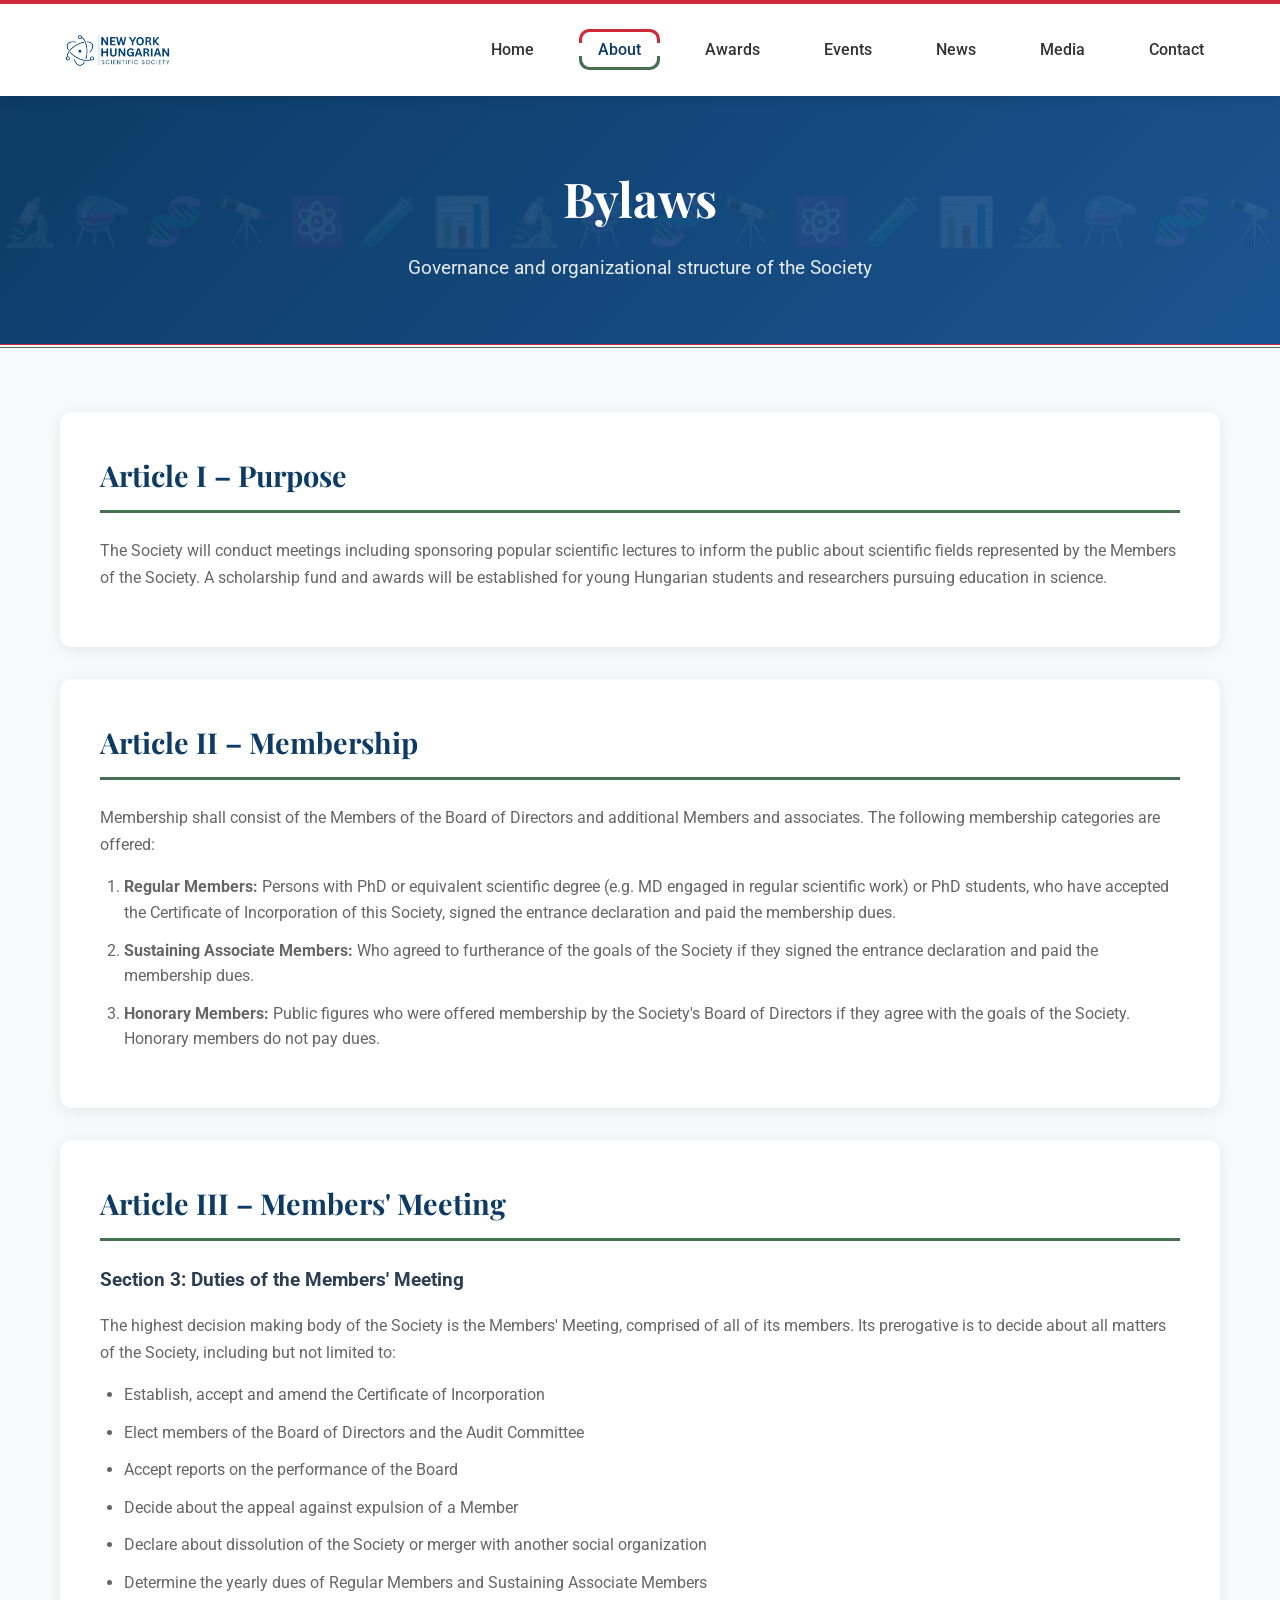
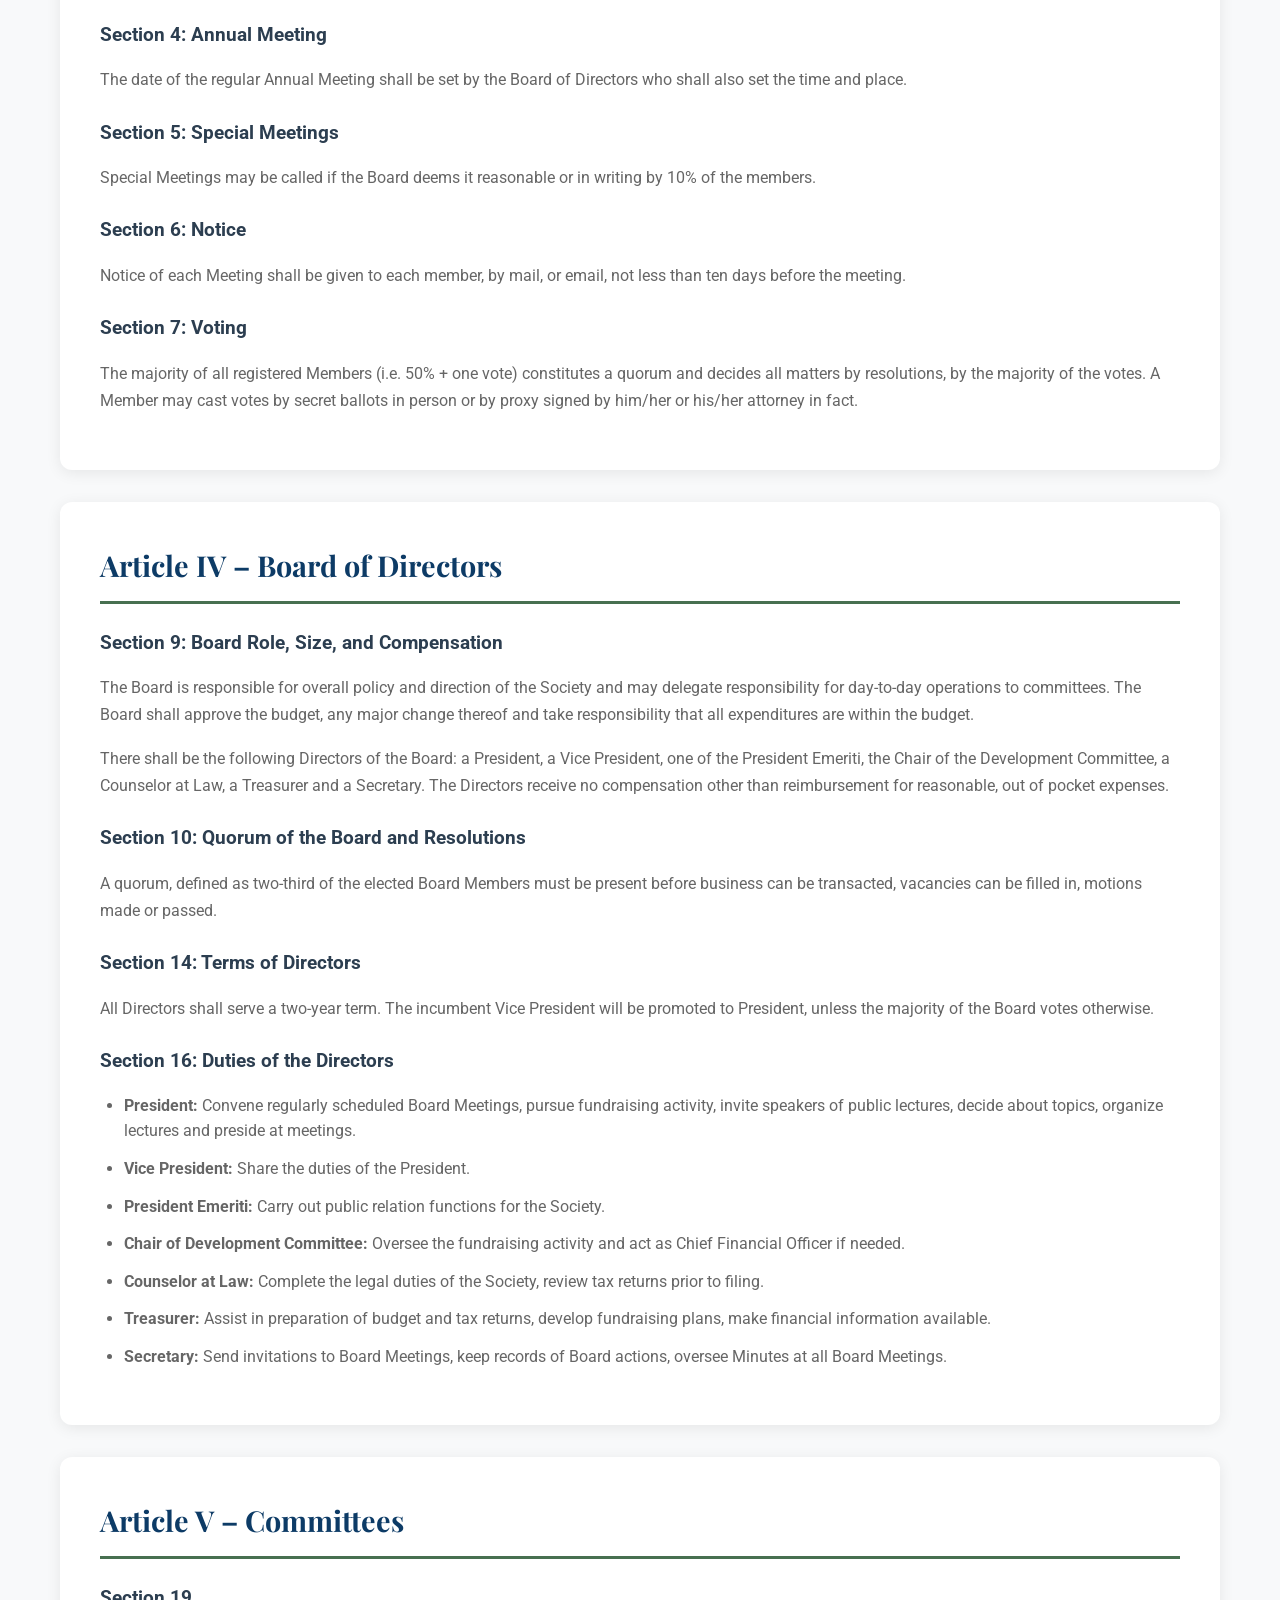
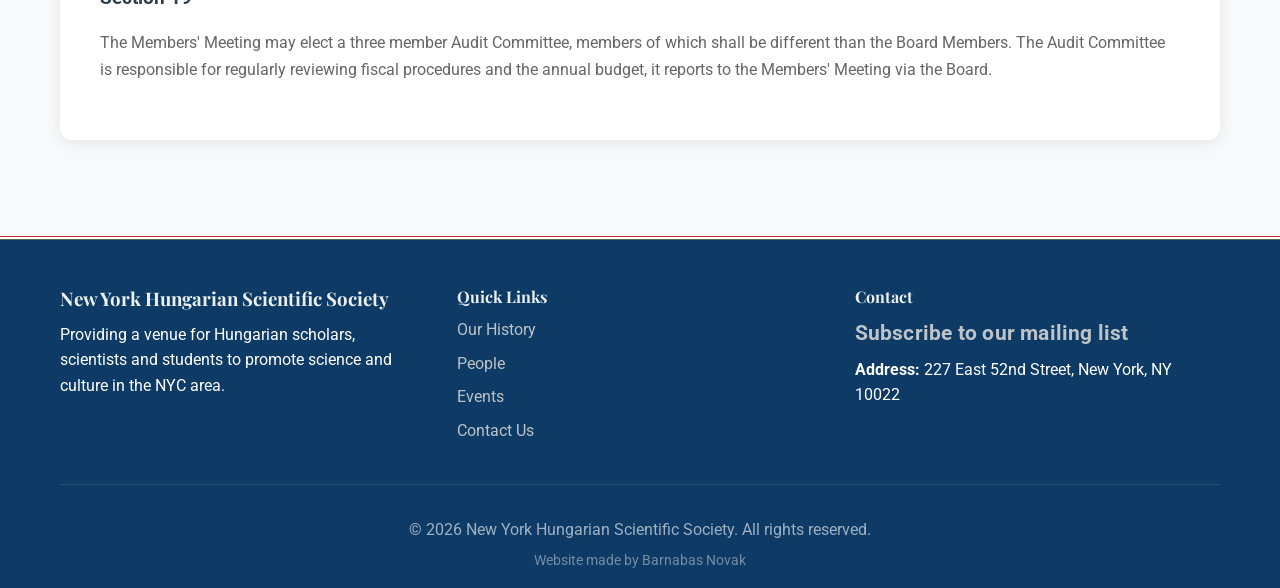
<file: bylaws.html>
<!DOCTYPE html>
<html lang="en">
<head>
    <!-- Google tag (gtag.js) -->
    <script async src="https://www.googletagmanager.com/gtag/js?id=G-457080VB3E"></script>
    <script>
      window.dataLayer = window.dataLayer || [];
      function gtag(){dataLayer.push(arguments);}
      gtag('js', new Date());
      gtag('config', 'G-457080VB3E');
    </script>
    <meta charset="UTF-8">
    <meta name="viewport" content="width=device-width, initial-scale=1.0">
    <title>Bylaws — New York Hungarian Scientific Society</title>
    <link rel="icon" type="image/png" href="images/NYHSSfavicon.png">
    <link rel="apple-touch-icon" href="images/NYHSSfavicon.png">
    <meta property="og:title" content="Bylaws — New York Hungarian Scientific Society">
    <meta property="og:description" content="The bylaws and governance structure of the New York Hungarian Scientific Society.">
    <meta property="og:image" content="images/NYHSS_logo.png">
    <meta property="og:type" content="website">
    <link rel="stylesheet" href="styles.css">
    <link rel="preconnect" href="https://fonts.googleapis.com">
    <link rel="preconnect" href="https://fonts.gstatic.com" crossorigin>
    <link href="https://fonts.googleapis.com/css2?family=Roboto:wght@300;400;500;700&family=Playfair+Display:wght@400;700&display=swap" rel="stylesheet">
</head>
<body>
    <header class="header">
        <div class="container">
            <div class="header-content">
                <div class="logo">
                    <a href="index.html">
                        <img src="images/NYHSS_logo_transparent.png" alt="New York Hungarian Scientific Society" class="logo-img">
                    </a>
                </div>
                <nav class="main-nav">
                    <ul class="nav-list">
                        <li><a href="index.html" class="nav-link">Home</a></li>
                        <li class="dropdown">
                            <a href="#" class="nav-link active">About</a>
                            <ul class="dropdown-menu">
                                <li><a href="history.html">Our History</a></li>
                                <li><a href="people.html">People</a></li>
                                <li><a href="founding-members.html">Founding Members</a></li>
                                <li><a href="bylaws.html" class="active">Bylaws</a></li>
                            </ul>
                        </li>
                        <li class="dropdown">
                            <a href="#" class="nav-link">Awards</a>
                            <ul class="dropdown-menu">
                                <li><a href="awardees.html">Previous Awardees</a></li>
                                <li><a href="call-for-abstract.html">Call for Abstract</a></li>
                            </ul>
                        </li>
                        <li class="dropdown">
                            <a href="#" class="nav-link">Events</a>
                            <ul class="dropdown-menu">
                                <li><a href="events.html">Upcoming Events</a></li>
                                <li><a href="lectures.html">Past Lectures</a></li>
                            </ul>
                        </li>
                        <li><a href="news.html" class="nav-link">News</a></li>
                        <li class="dropdown">
                            <a href="#" class="nav-link">Media</a>
                            <ul class="dropdown-menu">
                                <li><a href="photos.html">Event Photos</a></li>
                                <li><a href="videos.html">Videos</a></li>
                                <li><a href="archives.html">Archives</a></li>
                            </ul>
                        </li>
                        <li><a href="contact.html" class="nav-link">Contact</a></li>
                    </ul>
                </nav>
                <button class="mobile-menu-toggle" aria-label="Toggle mobile menu">
                    <span></span>
                    <span></span>
                    <span></span>
                </button>
            </div>
        </div>
    </header>

    <main class="main">
        <section class="page-header">
            <div class="container">
                <h1>Bylaws</h1>
                <p>Governance and organizational structure of the Society</p>
            </div>
        </section>

        <section class="bylaws-content">
            <div class="container">
                <div class="bylaws-section">
                    <h2>Article I – Purpose</h2>
                    <p>The Society will conduct meetings including sponsoring popular scientific lectures to inform the public about scientific fields represented by the Members of the Society. A scholarship fund and awards will be established for young Hungarian students and researchers pursuing education in science.</p>
                </div>

                <div class="bylaws-section">
                    <h2>Article II – Membership</h2>
                    <p>Membership shall consist of the Members of the Board of Directors and additional Members and associates. The following membership categories are offered:</p>
                    <ol>
                        <li><strong>Regular Members:</strong> Persons with PhD or equivalent scientific degree (e.g. MD engaged in regular scientific work) or PhD students, who have accepted the Certificate of Incorporation of this Society, signed the entrance declaration and paid the membership dues.</li>
                        <li><strong>Sustaining Associate Members:</strong> Who agreed to furtherance of the goals of the Society if they signed the entrance declaration and paid the membership dues.</li>
                        <li><strong>Honorary Members:</strong> Public figures who were offered membership by the Society's Board of Directors if they agree with the goals of the Society. Honorary members do not pay dues.</li>
                    </ol>
                </div>

                <div class="bylaws-section">
                    <h2>Article III – Members' Meeting</h2>
                    <h3>Section 3: Duties of the Members' Meeting</h3>
                    <p>The highest decision making body of the Society is the Members' Meeting, comprised of all of its members. Its prerogative is to decide about all matters of the Society, including but not limited to:</p>
                    <ul>
                        <li>Establish, accept and amend the Certificate of Incorporation</li>
                        <li>Elect members of the Board of Directors and the Audit Committee</li>
                        <li>Accept reports on the performance of the Board</li>
                        <li>Decide about the appeal against expulsion of a Member</li>
                        <li>Declare about dissolution of the Society or merger with another social organization</li>
                        <li>Determine the yearly dues of Regular Members and Sustaining Associate Members</li>
                    </ul>

                    <h3>Section 4: Annual Meeting</h3>
                    <p>The date of the regular Annual Meeting shall be set by the Board of Directors who shall also set the time and place.</p>

                    <h3>Section 5: Special Meetings</h3>
                    <p>Special Meetings may be called if the Board deems it reasonable or in writing by 10% of the members.</p>

                    <h3>Section 6: Notice</h3>
                    <p>Notice of each Meeting shall be given to each member, by mail, or email, not less than ten days before the meeting.</p>

                    <h3>Section 7: Voting</h3>
                    <p>The majority of all registered Members (i.e. 50% + one vote) constitutes a quorum and decides all matters by resolutions, by the majority of the votes. A Member may cast votes by secret ballots in person or by proxy signed by him/her or his/her attorney in fact.</p>
                </div>

                <div class="bylaws-section">
                    <h2>Article IV – Board of Directors</h2>
                    <h3>Section 9: Board Role, Size, and Compensation</h3>
                    <p>The Board is responsible for overall policy and direction of the Society and may delegate responsibility for day-to-day operations to committees. The Board shall approve the budget, any major change thereof and take responsibility that all expenditures are within the budget.</p>
                    <p>There shall be the following Directors of the Board: a President, a Vice President, one of the President Emeriti, the Chair of the Development Committee, a Counselor at Law, a Treasurer and a Secretary. The Directors receive no compensation other than reimbursement for reasonable, out of pocket expenses.</p>

                    <h3>Section 10: Quorum of the Board and Resolutions</h3>
                    <p>A quorum, defined as two-third of the elected Board Members must be present before business can be transacted, vacancies can be filled in, motions made or passed.</p>

                    <h3>Section 14: Terms of Directors</h3>
                    <p>All Directors shall serve a two-year term. The incumbent Vice President will be promoted to President, unless the majority of the Board votes otherwise.</p>

                    <h3>Section 16: Duties of the Directors</h3>
                    <ul>
                        <li><strong>President:</strong> Convene regularly scheduled Board Meetings, pursue fundraising activity, invite speakers of public lectures, decide about topics, organize lectures and preside at meetings.</li>
                        <li><strong>Vice President:</strong> Share the duties of the President.</li>
                        <li><strong>President Emeriti:</strong> Carry out public relation functions for the Society.</li>
                        <li><strong>Chair of Development Committee:</strong> Oversee the fundraising activity and act as Chief Financial Officer if needed.</li>
                        <li><strong>Counselor at Law:</strong> Complete the legal duties of the Society, review tax returns prior to filing.</li>
                        <li><strong>Treasurer:</strong> Assist in preparation of budget and tax returns, develop fundraising plans, make financial information available.</li>
                        <li><strong>Secretary:</strong> Send invitations to Board Meetings, keep records of Board actions, oversee Minutes at all Board Meetings.</li>
                    </ul>
                </div>

                <div class="bylaws-section">
                    <h2>Article V – Committees</h2>
                    <h3>Section 19</h3>
                    <p>The Members' Meeting may elect a three member Audit Committee, members of which shall be different than the Board Members. The Audit Committee is responsible for regularly reviewing fiscal procedures and the annual budget, it reports to the Members' Meeting via the Board.</p>
                </div>
            </div>
        </section>
    </main>

    <footer class="footer">
        <div class="container">
            <div class="footer-content">
                <div class="footer-section">
                    <h3>New York Hungarian Scientific Society</h3>
                    <p>Providing a venue for Hungarian scholars, scientists and students to promote science and culture in the NYC area.</p>
                </div>
                <div class="footer-section">
                    <h4>Quick Links</h4>
                    <ul>
                        <li><a href="history.html">Our History</a></li>
                        <li><a href="people.html">People</a></li>
                        <li><a href="events.html">Events</a></li>
                        <li><a href="contact.html">Contact Us</a></li>
                    </ul>
                </div>
                <div class="footer-section">
                    <h4>Contact</h4>
                    <p><a href="contact.html#subscribe" class="footer-subscribe-link">Subscribe to our mailing list</a></p>
                    <p><strong>Address:</strong> 227 East 52nd Street, New York, NY 10022</p>
                </div>
            </div>
            <div class="footer-bottom">
                <p>&copy; 2026 New York Hungarian Scientific Society. All rights reserved.</p>
                <p class="website-credit">Website made by <a href="https://www.linkedin.com/in/barnabas-novak/" target="_blank">Barnabas Novak</a></p>
            </div>
        </div>
    </footer>

    <script src="script.js"></script>
</body>
</html>
</file>
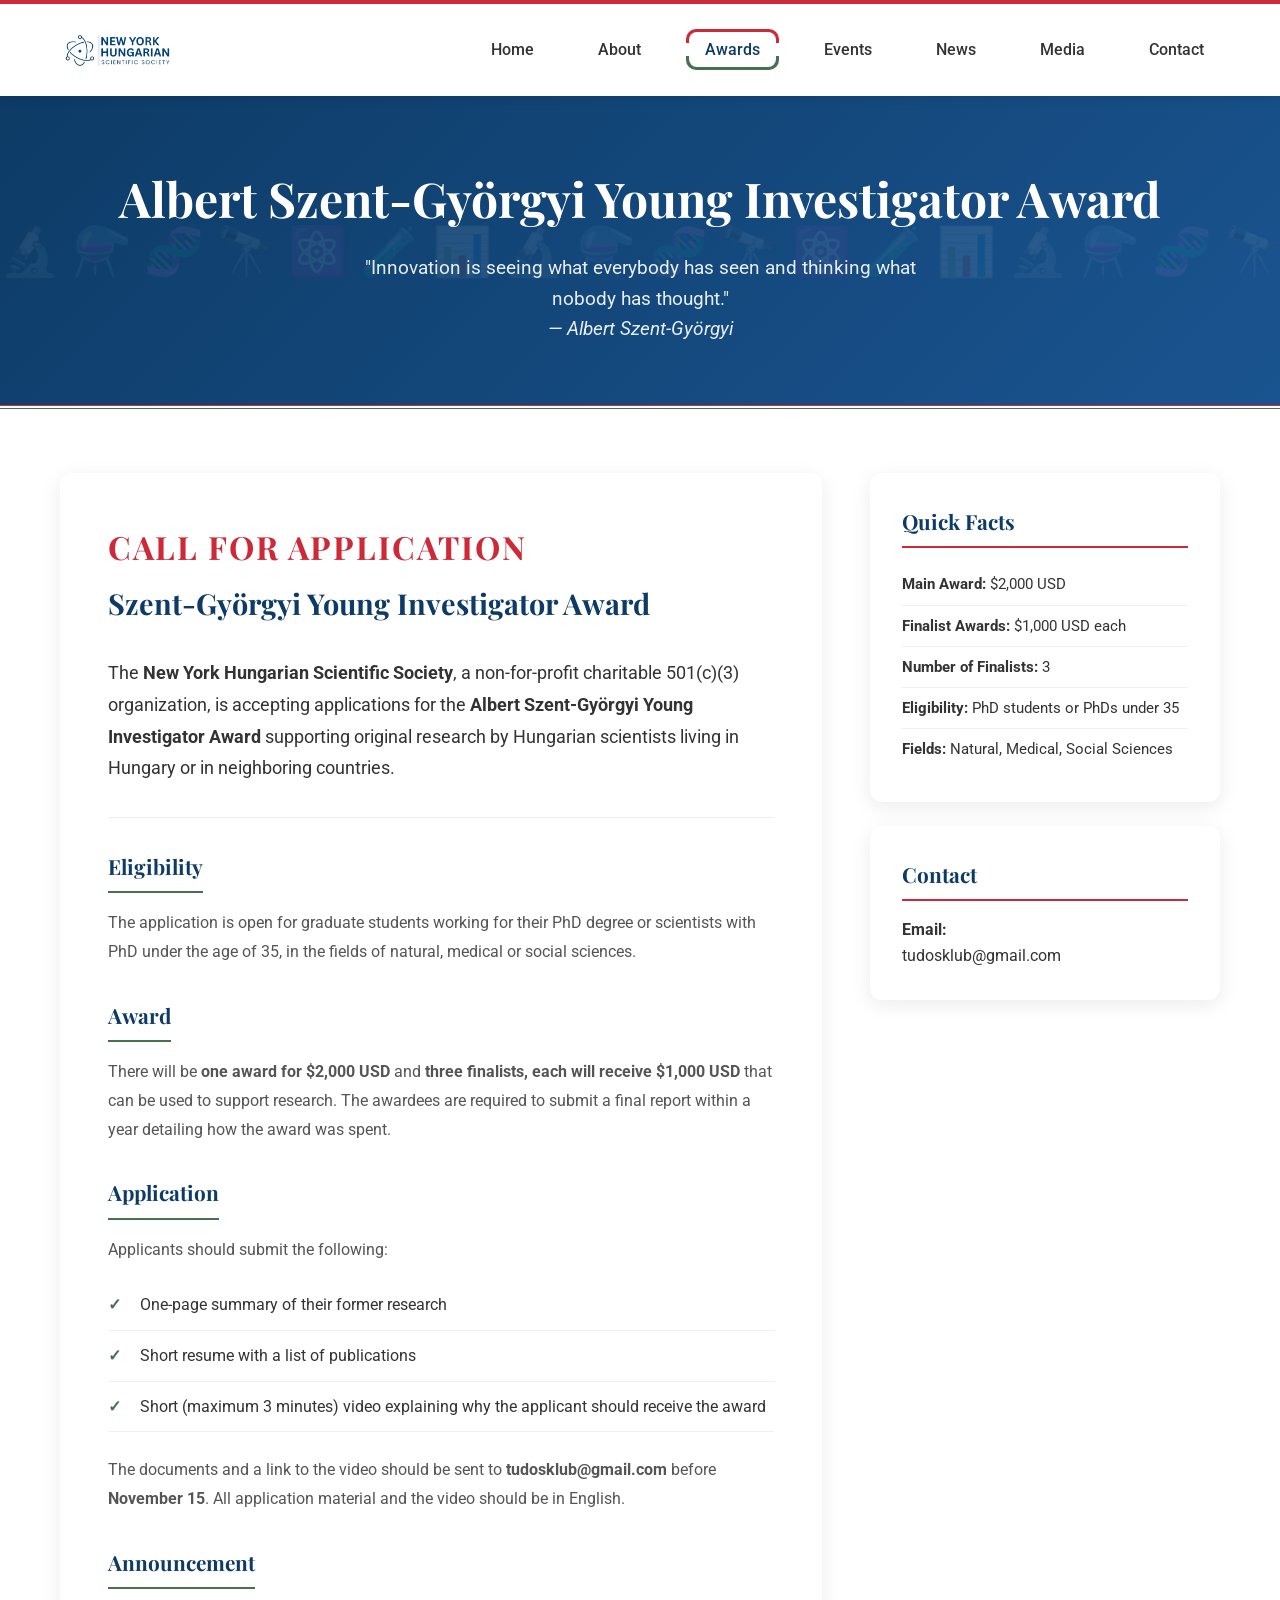
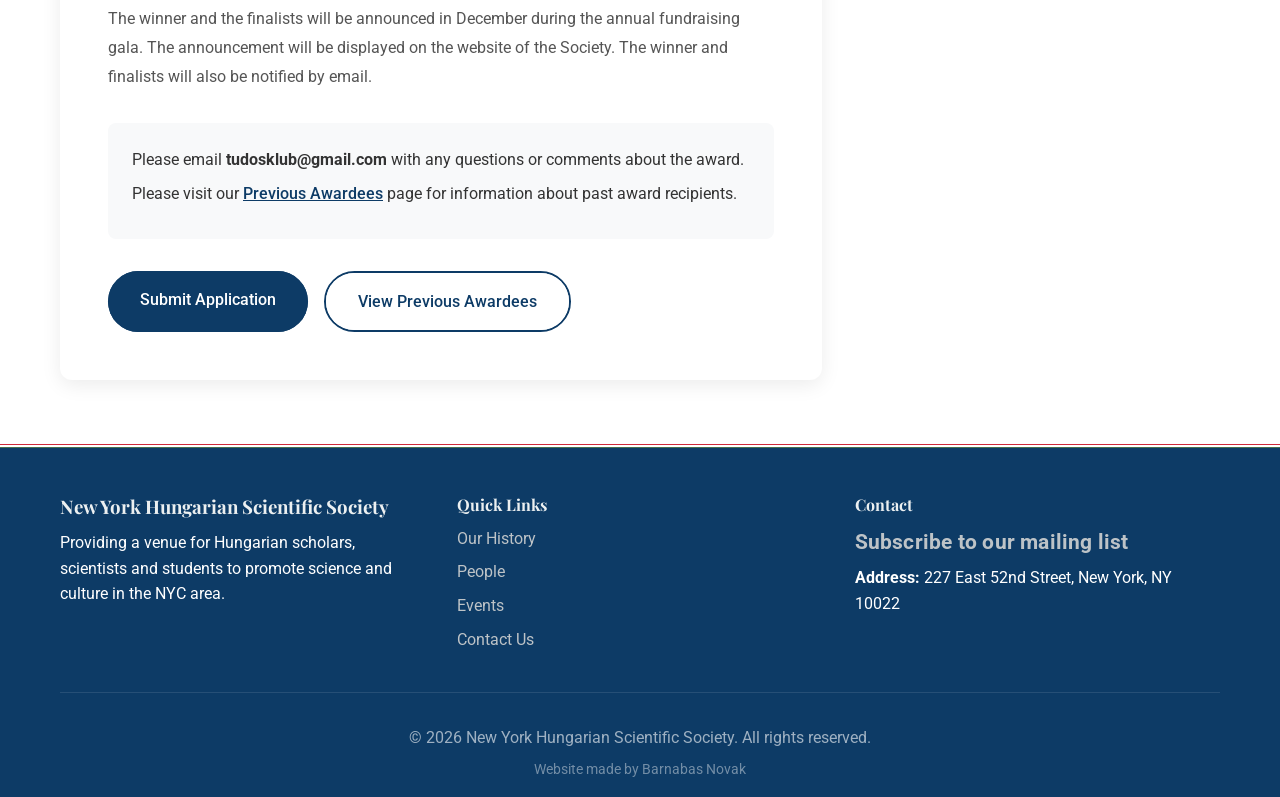
<file: call-for-abstract.html>
<!DOCTYPE html>
<html lang="en">
<head>
    <!-- Google tag (gtag.js) -->
    <script async src="https://www.googletagmanager.com/gtag/js?id=G-457080VB3E"></script>
    <script>
      window.dataLayer = window.dataLayer || [];
      function gtag(){dataLayer.push(arguments);}
      gtag('js', new Date());
      gtag('config', 'G-457080VB3E');
    </script>
    <meta charset="UTF-8">
    <meta name="viewport" content="width=device-width, initial-scale=1.0">
    <title>Call for Abstract — New York Hungarian Scientific Society</title>
    <link rel="icon" type="image/png" href="images/NYHSSfavicon.png">
    <link rel="apple-touch-icon" href="images/NYHSSfavicon.png">
    <meta property="og:title" content="Call for Abstract — New York Hungarian Scientific Society">
    <meta property="og:description" content="Albert Szent-Györgyi Young Investigator Award - Supporting original research by Hungarian scientists.">
    <meta property="og:image" content="images/NYHSS_logo.png">
    <meta property="og:type" content="website">
    <link rel="stylesheet" href="styles.css">
    <link rel="preconnect" href="https://fonts.googleapis.com">
    <link rel="preconnect" href="https://fonts.gstatic.com" crossorigin>
    <link href="https://fonts.googleapis.com/css2?family=Roboto:wght@300;400;500;700&family=Playfair+Display:wght@400;700&display=swap" rel="stylesheet">
</head>
<body>
    <header class="header">
        <div class="container">
            <div class="header-content">
                <div class="logo">
                    <a href="index.html">
                        <img src="images/NYHSS_logo_transparent.png" alt="New York Hungarian Scientific Society" class="logo-img">
                    </a>
                </div>
                <nav class="main-nav">
                    <ul class="nav-list">
                        <li><a href="index.html" class="nav-link">Home</a></li>
                        <li class="dropdown">
                            <a href="#" class="nav-link">About</a>
                            <ul class="dropdown-menu">
                                <li><a href="history.html">Our History</a></li>
                                <li><a href="people.html">People</a></li>
                                <li><a href="founding-members.html">Founding Members</a></li>
                                <li><a href="bylaws.html">Bylaws</a></li>
                            </ul>
                        </li>
                        <li class="dropdown">
                            <a href="#" class="nav-link active">Awards</a>
                            <ul class="dropdown-menu">
                                <li><a href="awardees.html">Previous Awardees</a></li>
                                <li><a href="call-for-abstract.html" class="active">Call for Abstract</a></li>
                            </ul>
                        </li>
                        <li class="dropdown">
                            <a href="#" class="nav-link">Events</a>
                            <ul class="dropdown-menu">
                                <li><a href="events.html">Upcoming Events</a></li>
                                <li><a href="lectures.html">Past Lectures</a></li>
                            </ul>
                        </li>
                        <li><a href="news.html" class="nav-link">News</a></li>
                        <li class="dropdown">
                            <a href="#" class="nav-link">Media</a>
                            <ul class="dropdown-menu">
                                <li><a href="photos.html">Event Photos</a></li>
                                <li><a href="videos.html">Videos</a></li>
                                <li><a href="archives.html">Archives</a></li>
                            </ul>
                        </li>
                        <li><a href="contact.html" class="nav-link">Contact</a></li>
                    </ul>
                </nav>
                <button class="mobile-menu-toggle" aria-label="Toggle mobile menu">
                    <span></span>
                    <span></span>
                    <span></span>
                </button>
            </div>
        </div>
    </header>

    <main class="main">
        <section class="page-header">
            <div class="container">
                <h1>Albert Szent-Györgyi Young Investigator Award</h1>
                <p>"Innovation is seeing what everybody has seen and thinking what nobody has thought."</p>
                <p class="quote-author">— Albert Szent-Györgyi</p>
            </div>
        </section>

        <section class="call-for-abstract-content">
            <div class="container">
                <div class="award-announcement">
                    <h2>Call for Application</h2>
                    <h3>Szent-Györgyi Young Investigator Award</h3>
                    
                    <div class="award-intro">
                        <p>The <strong>New York Hungarian Scientific Society</strong>, a non-for-profit charitable 501(c)(3) organization, is accepting applications for the <strong>Albert Szent-Györgyi Young Investigator Award</strong> supporting original research by Hungarian scientists living in Hungary or in neighboring countries.</p>
                    </div>

                    <div class="award-section">
                        <h4>Eligibility</h4>
                        <p>The application is open for graduate students working for their PhD degree or scientists with PhD under the age of 35, in the fields of natural, medical or social sciences.</p>
                    </div>

                    <div class="award-section">
                        <h4>Award</h4>
                        <p>There will be <strong>one award for $2,000 USD</strong> and <strong>three finalists, each will receive $1,000 USD</strong> that can be used to support research. The awardees are required to submit a final report within a year detailing how the award was spent.</p>
                    </div>

                    <div class="award-section">
                        <h4>Application</h4>
                        <p>Applicants should submit the following:</p>
                        <ul class="application-requirements">
                            <li>One-page summary of their former research</li>
                            <li>Short resume with a list of publications</li>
                            <li>Short (maximum 3 minutes) video explaining why the applicant should receive the award</li>
                        </ul>
                        <p>The documents and a link to the video should be sent to <strong>tudosklub@gmail.com</strong> before <strong>November 15</strong>. All application material and the video should be in English.</p>
                    </div>

                    <div class="award-section">
                        <h4>Announcement</h4>
                        <p>The winner and the finalists will be announced in December during the annual fundraising gala. The announcement will be displayed on the website of the Society. The winner and finalists will also be notified by email.</p>
                    </div>

                    <div class="award-contact">
                        <p>Please email <strong>tudosklub@gmail.com</strong> with any questions or comments about the award.</p>
                        <p>Please visit our <a href="awardees.html">Previous Awardees</a> page for information about past award recipients.</p>
                    </div>

                    <div class="award-cta">
                        <a href="contact.html" class="btn btn-primary">Submit Application</a>
                        <a href="awardees.html" class="btn btn-outline">View Previous Awardees</a>
                    </div>
                </div>

                <div class="award-sidebar">
                    <div class="sidebar-card">
                        <h4>Quick Facts</h4>
                        <ul>
                            <li><strong>Main Award:</strong> $2,000 USD</li>
                            <li><strong>Finalist Awards:</strong> $1,000 USD each</li>
                            <li><strong>Number of Finalists:</strong> 3</li>
                            <li><strong>Eligibility:</strong> PhD students or PhDs under 35</li>
                            <li><strong>Fields:</strong> Natural, Medical, Social Sciences</li>
                        </ul>
                    </div>

                    <div class="sidebar-card">
                        <h4>Contact</h4>
                        <p><strong>Email:</strong><br>tudosklub@gmail.com</p>
                    </div>
                </div>
            </div>
        </section>
    </main>

    <footer class="footer">
        <div class="container">
            <div class="footer-content">
                <div class="footer-section">
                    <h3>New York Hungarian Scientific Society</h3>
                    <p>Providing a venue for Hungarian scholars, scientists and students to promote science and culture in the NYC area.</p>
                </div>
                <div class="footer-section">
                    <h4>Quick Links</h4>
                    <ul>
                        <li><a href="history.html">Our History</a></li>
                        <li><a href="people.html">People</a></li>
                        <li><a href="events.html">Events</a></li>
                        <li><a href="contact.html">Contact Us</a></li>
                    </ul>
                </div>
                <div class="footer-section">
                    <h4>Contact</h4>
                    <p><a href="contact.html#subscribe" class="footer-subscribe-link">Subscribe to our mailing list</a></p>
                    <p><strong>Address:</strong> 227 East 52nd Street, New York, NY 10022</p>
                </div>
            </div>
            <div class="footer-bottom">
                <p>&copy; 2026 New York Hungarian Scientific Society. All rights reserved.</p>
                <p class="website-credit">Website made by <a href="https://www.linkedin.com/in/barnabas-novak/" target="_blank">Barnabas Novak</a></p>
            </div>
        </div>
    </footer>

    <script src="script.js"></script>
</body>
</html>
</file>
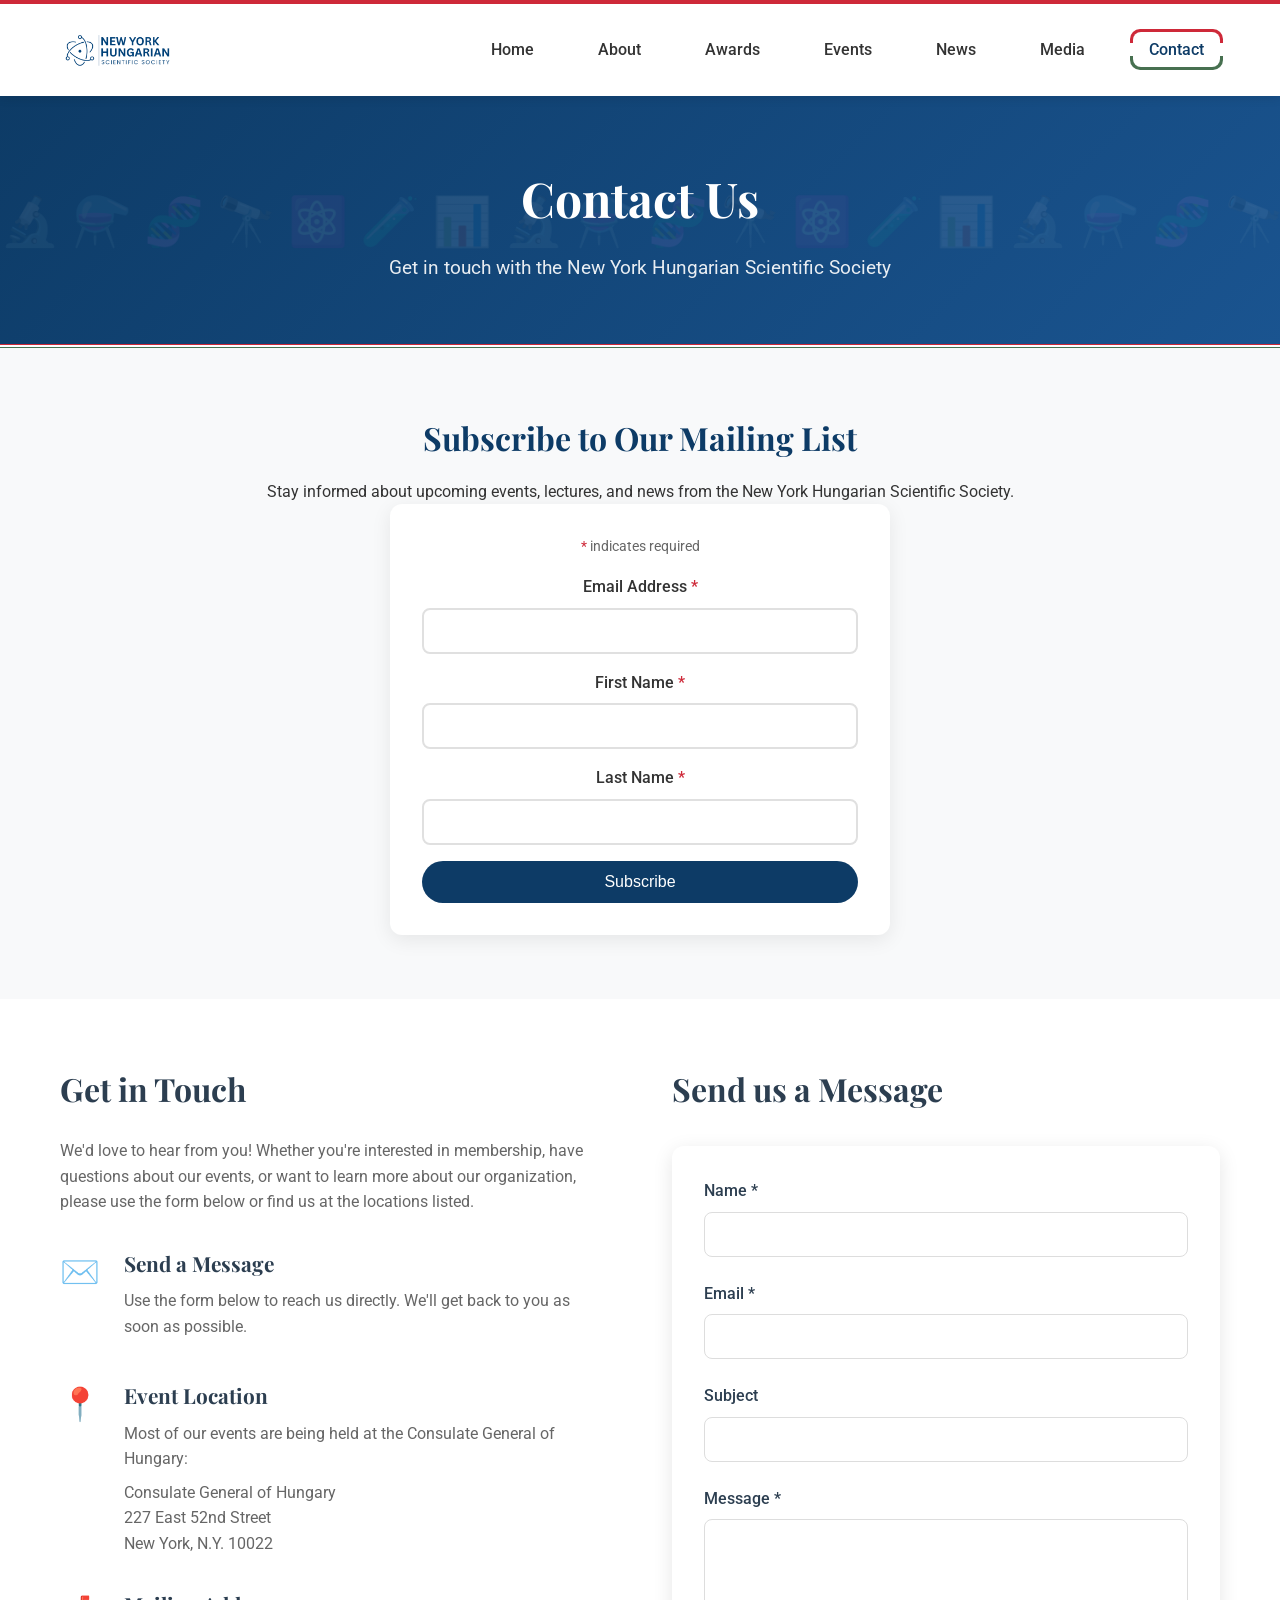
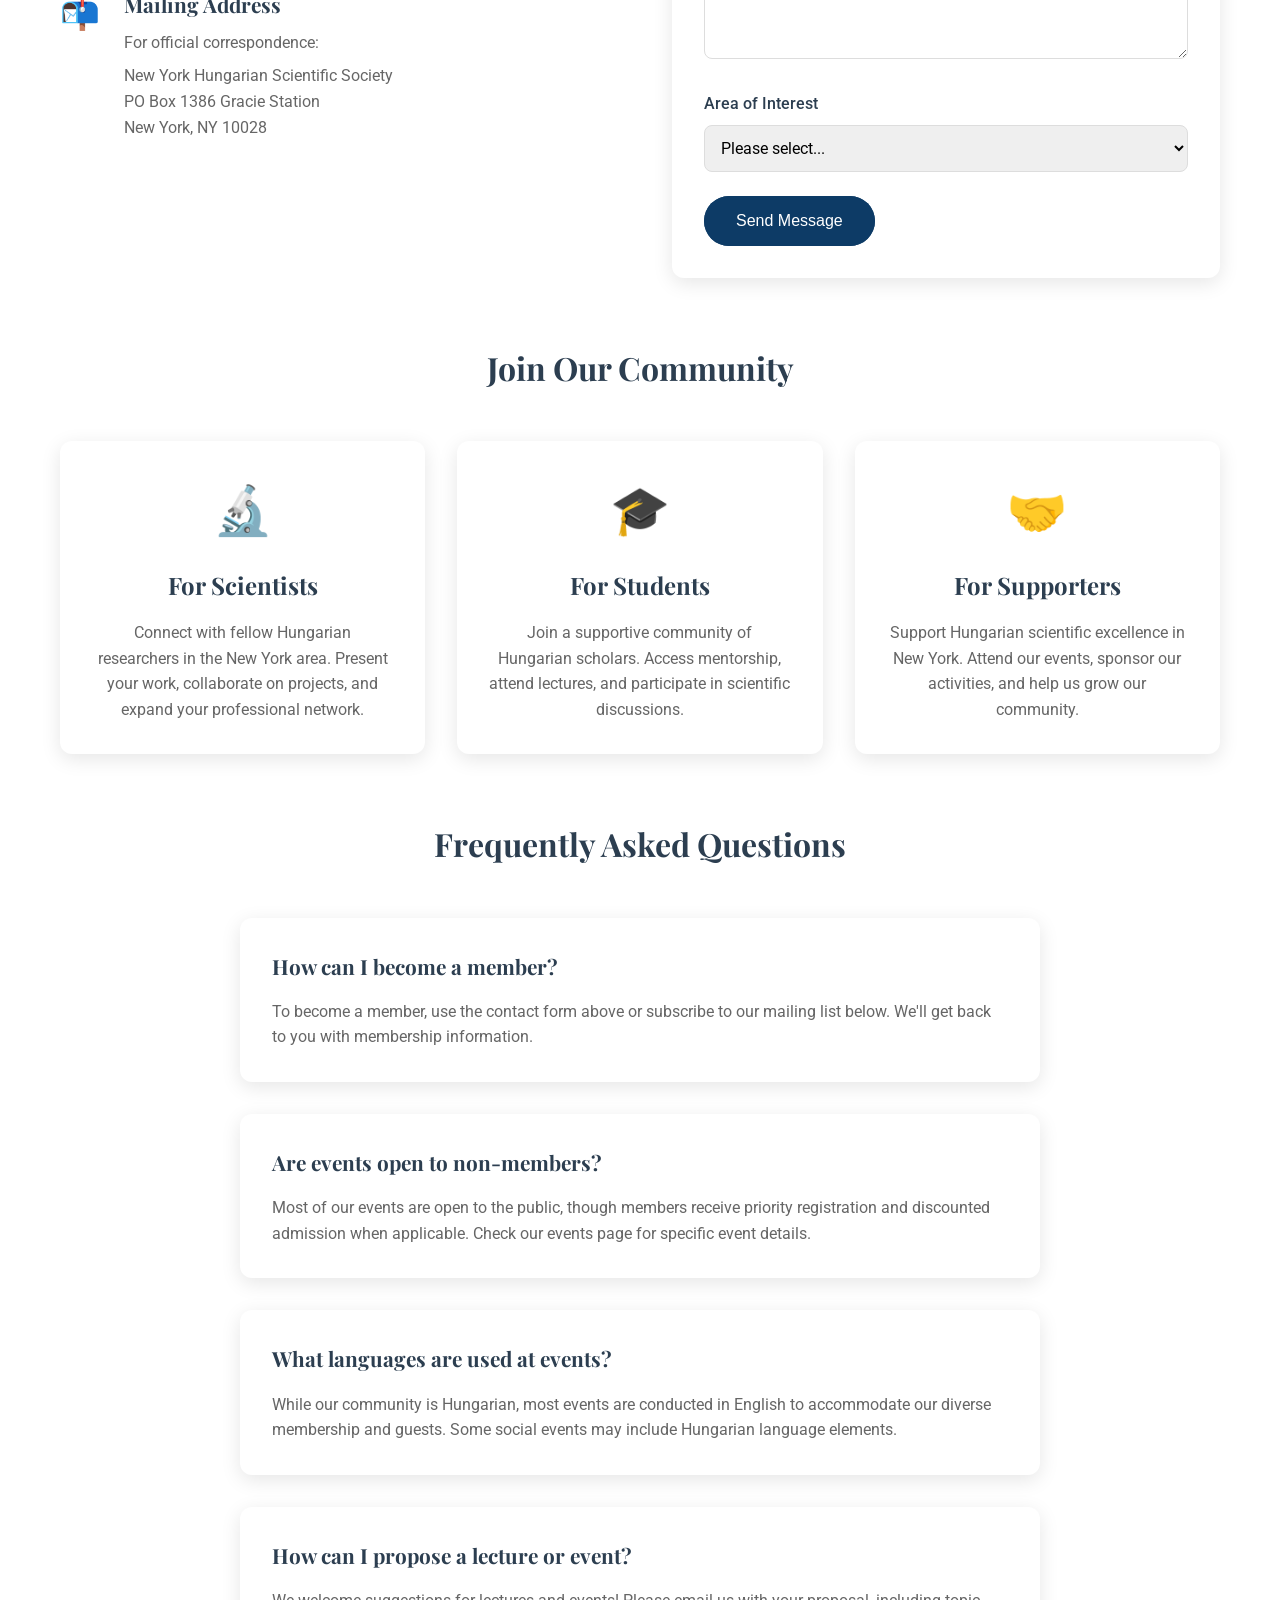
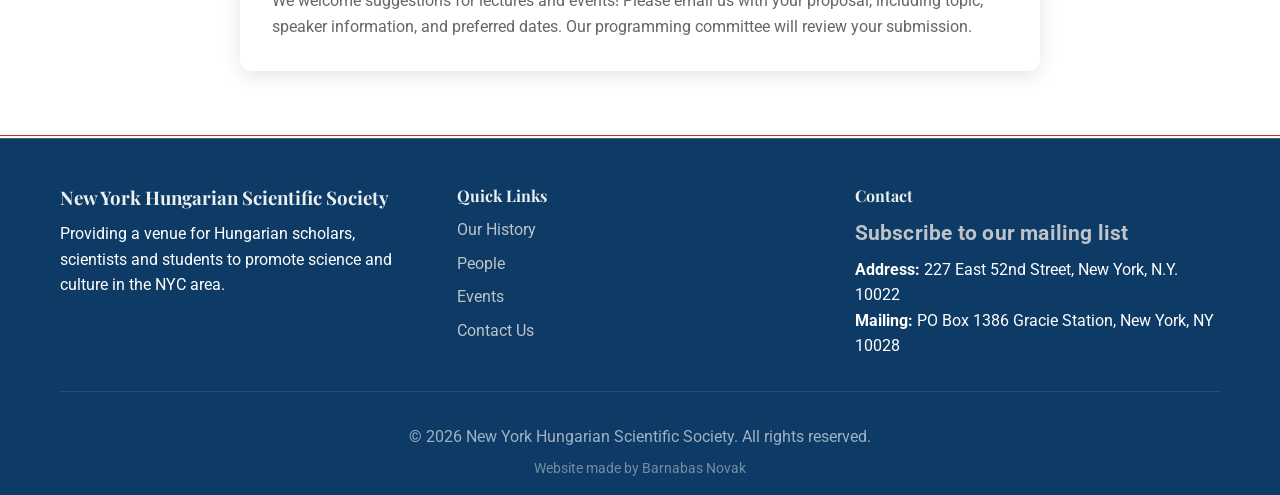
<file: contact.html>
<!DOCTYPE html>
<html lang="en">
<head>
    <!-- Google tag (gtag.js) -->
    <script async src="https://www.googletagmanager.com/gtag/js?id=G-457080VB3E"></script>
    <script>
      window.dataLayer = window.dataLayer || [];
      function gtag(){dataLayer.push(arguments);}
      gtag('js', new Date());
      gtag('config', 'G-457080VB3E');
    </script>
    <meta charset="UTF-8">
    <meta name="viewport" content="width=device-width, initial-scale=1.0">
    <title>Contact Us — New York Hungarian Scientific Society</title>
    <link rel="icon" type="image/png" href="images/NYHSSfavicon.png">
    <link rel="apple-touch-icon" href="images/NYHSSfavicon.png">
    <meta property="og:title" content="Contact Us — New York Hungarian Scientific Society">
    <meta property="og:description" content="Get in touch with the New York Hungarian Scientific Society.">
    <meta property="og:image" content="images/NYHSS_logo.png">
    <meta property="og:type" content="website">
    <link rel="stylesheet" href="styles.css">
    <link rel="preconnect" href="https://fonts.googleapis.com">
    <link rel="preconnect" href="https://fonts.gstatic.com" crossorigin>
    <link href="https://fonts.googleapis.com/css2?family=Roboto:wght@300;400;500;700&family=Playfair+Display:wght@400;700&display=swap" rel="stylesheet">
</head>
<body>
    <header class="header">
        <div class="container">
            <div class="header-content">
                <div class="logo">
                    <a href="index.html">
                        <img src="images/NYHSS_logo_transparent.png" alt="New York Hungarian Scientific Society" class="logo-img">
                    </a>
                </div>
                <nav class="main-nav">
                    <ul class="nav-list">
                        <li><a href="index.html" class="nav-link">Home</a></li>
                        <li class="dropdown">
                            <a href="#" class="nav-link">About</a>
                            <ul class="dropdown-menu">
                                <li><a href="history.html">Our History</a></li>
                                <li><a href="people.html">People</a></li>
                                <li><a href="founding-members.html">Founding Members</a></li>
                                <li><a href="bylaws.html">Bylaws</a></li>
                            </ul>
                        </li>
                        <li class="dropdown">
                            <a href="#" class="nav-link">Awards</a>
                            <ul class="dropdown-menu">
                                <li><a href="awardees.html">Previous Awardees</a></li>
                                <li><a href="call-for-abstract.html">Call for Abstract</a></li>
                            </ul>
                        </li>
                        <li class="dropdown">
                            <a href="#" class="nav-link">Events</a>
                            <ul class="dropdown-menu">
                                <li><a href="events.html">Upcoming Events</a></li>
                                <li><a href="lectures.html">Past Lectures</a></li>
                            </ul>
                        </li>
                        <li><a href="news.html" class="nav-link">News</a></li>
                        <li class="dropdown">
                            <a href="#" class="nav-link">Media</a>
                            <ul class="dropdown-menu">
                                <li><a href="photos.html">Event Photos</a></li>
                                <li><a href="videos.html">Videos</a></li>
                                <li><a href="archives.html">Archives</a></li>
                            </ul>
                        </li>
                        <li><a href="contact.html" class="nav-link active">Contact</a></li>
                    </ul>
                </nav>
                <button class="mobile-menu-toggle" aria-label="Toggle mobile menu">
                    <span></span>
                    <span></span>
                    <span></span>
                </button>
            </div>
        </div>
    </header>

    <main class="main">
        <section class="page-header">
            <div class="container">
                <h1>Contact Us</h1>
                <p>Get in touch with the New York Hungarian Scientific Society</p>
            </div>
        </section>

        <section class="newsletter-section" id="subscribe">
            <div class="container">
                <h2>Subscribe to Our Mailing List</h2>
                <p>Stay informed about upcoming events, lectures, and news from the New York Hungarian Scientific Society.</p>
                <div id="mc_embed_signup">
                    <form action="https://nyhungarianscientificsociety.us20.list-manage.com/subscribe/post?u=d0404cec4e9617a37ffdb6e69&amp;id=74266d9ab3&amp;f_id=001621eef0" method="post" id="mc-embedded-subscribe-form" name="mc-embedded-subscribe-form" class="validate" target="_blank">
                        <div id="mc_embed_signup_scroll">
                            <div class="indicates-required"><span class="asterisk">*</span> indicates required</div>
                            <div class="mc-field-group">
                                <label for="mce-EMAIL">Email Address <span class="asterisk">*</span></label>
                                <input type="email" name="EMAIL" class="required email" id="mce-EMAIL" required="" value="">
                            </div>
                            <div class="mc-field-group">
                                <label for="mce-FNAME">First Name <span class="asterisk">*</span></label>
                                <input type="text" name="FNAME" class="required text" id="mce-FNAME" value="" required="">
                            </div>
                            <div class="mc-field-group">
                                <label for="mce-LNAME">Last Name <span class="asterisk">*</span></label>
                                <input type="text" name="LNAME" class="required text" id="mce-LNAME" value="" required="">
                            </div>
                            <div id="mce-responses" class="clear">
                                <div class="response" id="mce-error-response" style="display: none;"></div>
                                <div class="response" id="mce-success-response" style="display: none;"></div>
                            </div>
                            <div aria-hidden="true" style="position: absolute; left: -5000px;">
                                <input type="text" name="b_d0404cec4e9617a37ffdb6e69_74266d9ab3" tabindex="-1" value="">
                            </div>
                            <div class="clear">
                                <input type="submit" name="subscribe" id="mc-embedded-subscribe" class="button" value="Subscribe">
                            </div>
                        </div>
                    </form>
                </div>
            </div>
        </section>

        <section class="contact-content">
            <div class="container">
                <div class="contact-single">
                    <div class="contact-info">
                        <h2>Get in Touch</h2>
                        <p>We'd love to hear from you! Whether you're interested in membership, have questions about our events, or want to learn more about our organization, please use the form below or find us at the locations listed.</p>
                        
                        <div class="contact-details">
                            <div class="contact-item">
                                <div class="contact-icon">✉️</div>
                                <div class="contact-text">
                                    <h3>Send a Message</h3>
                                    <p>Use the form below to reach us directly. We'll get back to you as soon as possible.</p>
                                </div>
                            </div>

                            <div class="contact-item">
                                <div class="contact-icon">📍</div>
                                <div class="contact-text">
                                    <h3>Event Location</h3>
                                    <p>Most of our events are being held at the Consulate General of Hungary:</p>
                                    <address>
                                        Consulate General of Hungary<br>
                                        227 East 52nd Street<br>
                                        New York, N.Y. 10022
                                    </address>
                                </div>
                            </div>

                            <div class="contact-item">
                                <div class="contact-icon">📬</div>
                                <div class="contact-text">
                                    <h3>Mailing Address</h3>
                                    <p>For official correspondence:</p>
                                    <address>
                                        New York Hungarian Scientific Society<br>
                                        PO Box 1386 Gracie Station<br>
                                        New York, NY 10028
                                    </address>
                                </div>
                            </div>
                        </div>
                    </div>

                    <div class="contact-form">
                        <h2>Send us a Message</h2>
                        <form id="contact-form" class="form">
                            <div class="form-group">
                                <label for="name">Name *</label>
                                <input type="text" id="name" name="name" required>
                            </div>

                            <div class="form-group">
                                <label for="email">Email *</label>
                                <input type="email" id="email" name="email" required>
                            </div>

                            <div class="form-group">
                                <label for="subject">Subject</label>
                                <input type="text" id="subject" name="subject">
                            </div>

                            <div class="form-group">
                                <label for="message">Message *</label>
                                <textarea id="message" name="message" rows="6" required></textarea>
                            </div>

                            <div class="form-group">
                                <label for="interest">Area of Interest</label>
                                <select id="interest" name="interest">
                                    <option value="">Please select...</option>
                                    <option value="membership">Membership</option>
                                    <option value="events">Events</option>
                                    <option value="collaboration">Collaboration</option>
                                    <option value="general">General Inquiry</option>
                                    <option value="other">Other</option>
                                </select>
                            </div>

                            <button type="submit" class="btn btn-primary">Send Message</button>
                        </form>
                    </div>
                </div>

                <div class="membership-info" id="mailchimp-section">
                    <h2>Join Our Community</h2>
                    <div class="membership-grid">
                        <div class="membership-card">
                            <div class="membership-icon">🔬</div>
                            <h3>For Scientists</h3>
                            <p>Connect with fellow Hungarian researchers in the New York area. Present your work, collaborate on projects, and expand your professional network.</p>
                        </div>

                        <div class="membership-card">
                            <div class="membership-icon">🎓</div>
                            <h3>For Students</h3>
                            <p>Join a supportive community of Hungarian scholars. Access mentorship, attend lectures, and participate in scientific discussions.</p>
                        </div>

                        <div class="membership-card">
                            <div class="membership-icon">🤝</div>
                            <h3>For Supporters</h3>
                            <p>Support Hungarian scientific excellence in New York. Attend our events, sponsor our activities, and help us grow our community.</p>
                        </div>
                    </div>
                </div>

                <div class="faq-section">
                    <h2>Frequently Asked Questions</h2>
                    <div class="faq-grid">
                        <div class="faq-item">
                            <h3>How can I become a member?</h3>
                            <p>To become a member, use the contact form above or subscribe to our mailing list below. We'll get back to you with membership information.</p>
                        </div>

                        <div class="faq-item">
                            <h3>Are events open to non-members?</h3>
                            <p>Most of our events are open to the public, though members receive priority registration and discounted admission when applicable. Check our events page for specific event details.</p>
                        </div>

                        <div class="faq-item">
                            <h3>What languages are used at events?</h3>
                            <p>While our community is Hungarian, most events are conducted in English to accommodate our diverse membership and guests. Some social events may include Hungarian language elements.</p>
                        </div>

                        <div class="faq-item">
                            <h3>How can I propose a lecture or event?</h3>
                            <p>We welcome suggestions for lectures and events! Please email us with your proposal, including topic, speaker information, and preferred dates. Our programming committee will review your submission.</p>
                        </div>
                    </div>
                </div>

            </div>
        </section>
    </main>

    <footer class="footer">
        <div class="container">
            <div class="footer-content">
                <div class="footer-section">
                    <h3>New York Hungarian Scientific Society</h3>
                    <p>Providing a venue for Hungarian scholars, scientists and students to promote science and culture in the NYC area.</p>
                </div>
                <div class="footer-section">
                    <h4>Quick Links</h4>
                    <ul>
                        <li><a href="history.html">Our History</a></li>
                        <li><a href="people.html">People</a></li>
                        <li><a href="events.html">Events</a></li>
                        <li><a href="contact.html">Contact Us</a></li>
                    </ul>
                </div>
                <div class="footer-section">
                    <h4>Contact</h4>
                    <p><a href="contact.html#subscribe" class="footer-subscribe-link">Subscribe to our mailing list</a></p>
                    <p><strong>Address:</strong> 227 East 52nd Street, New York, N.Y. 10022</p>
                    <p><strong>Mailing:</strong> PO Box 1386 Gracie Station, New York, NY 10028</p>
                </div>
            </div>
            <div class="footer-bottom">
                <p>&copy; 2026 New York Hungarian Scientific Society. All rights reserved.</p>
                <p class="website-credit">Website made by <a href="https://www.linkedin.com/in/barnabas-novak/" target="_blank">Barnabas Novak</a></p>
            </div>
        </div>
    </footer>

    <script src="script.js"></script>
</body>
</html>
</file>
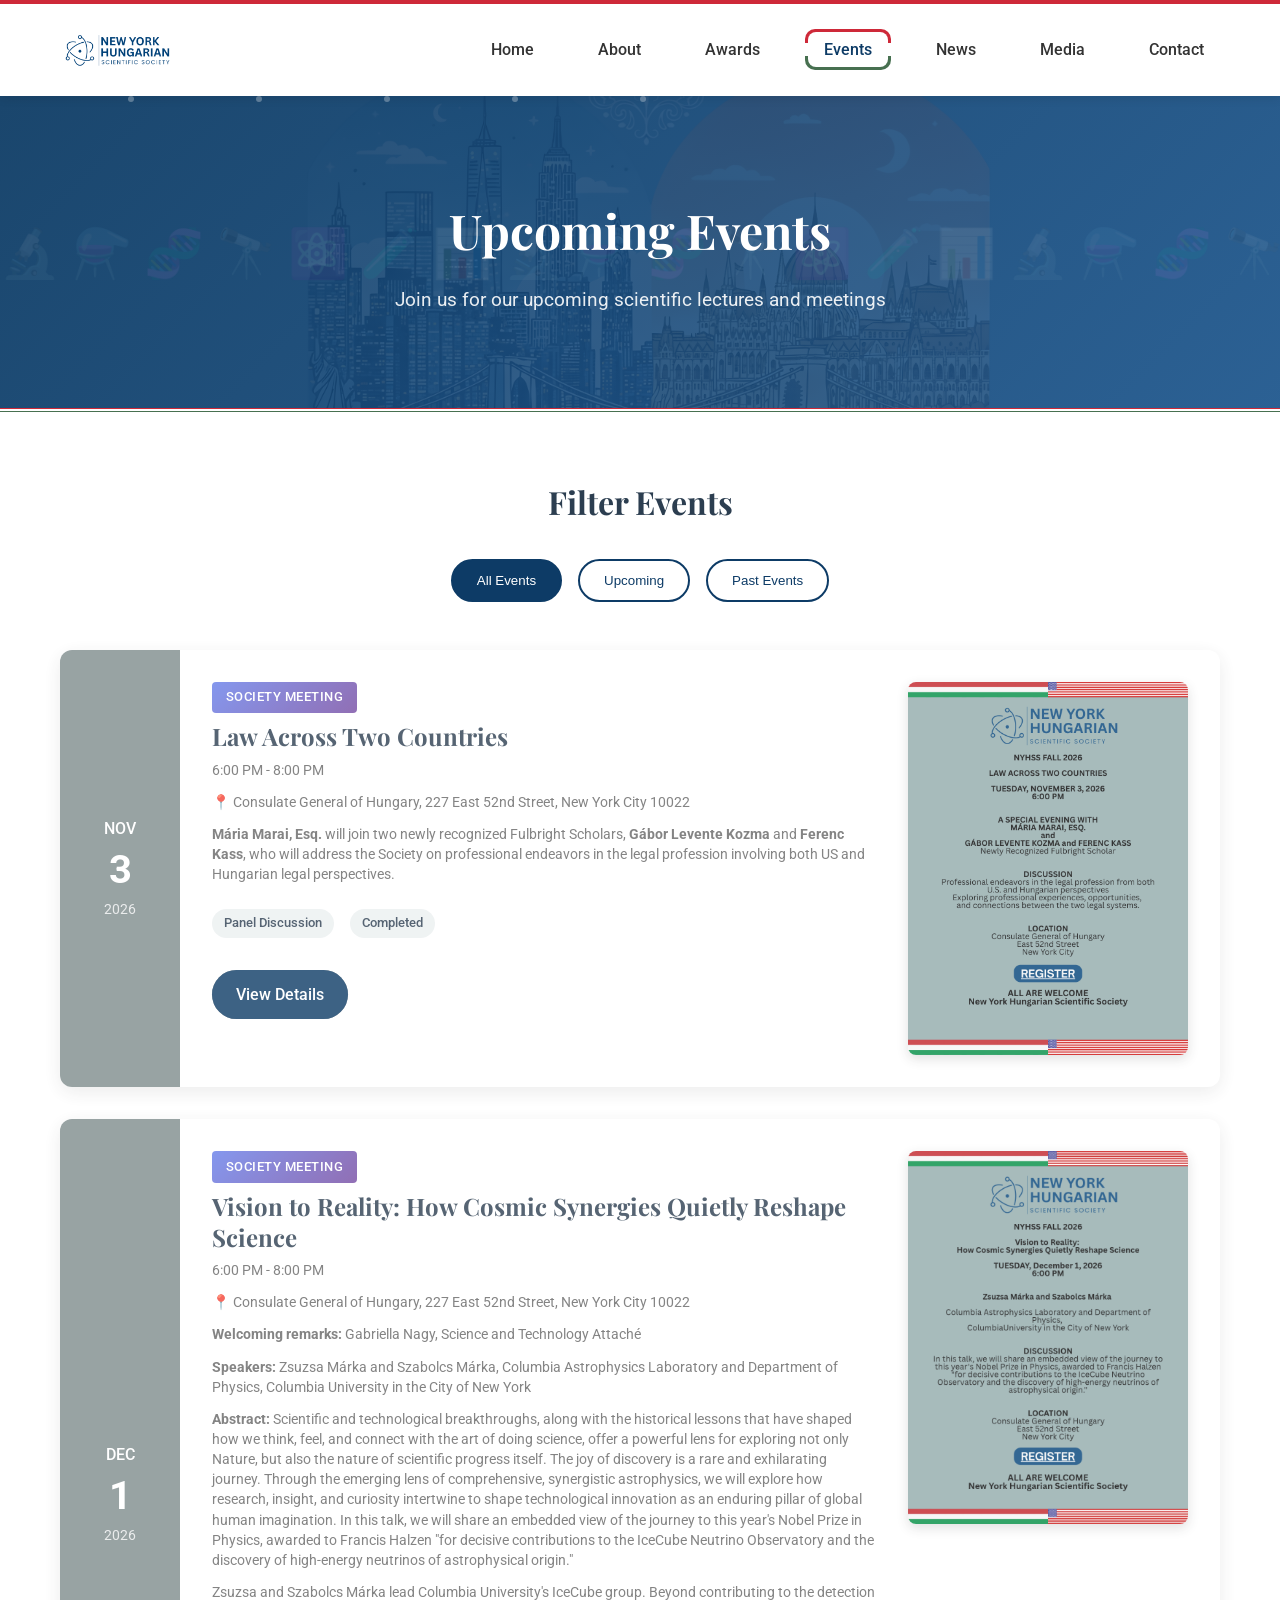
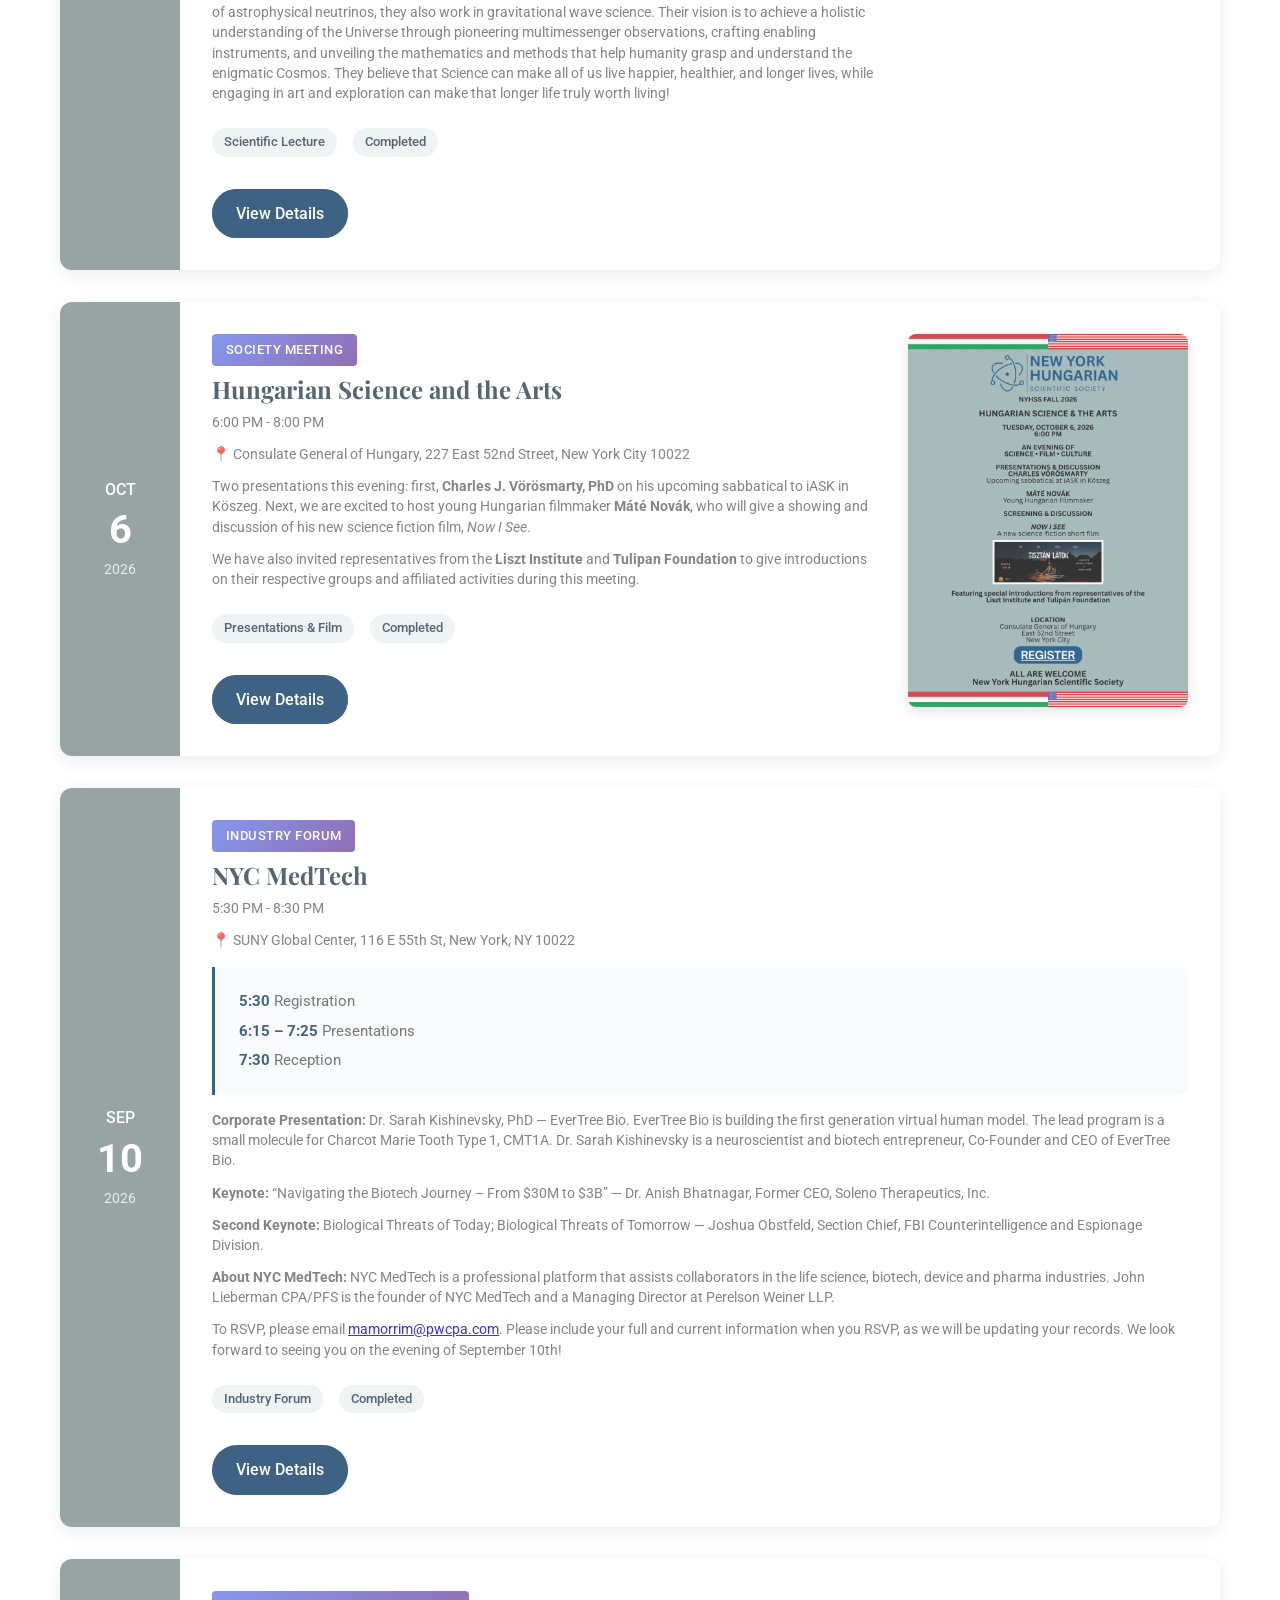
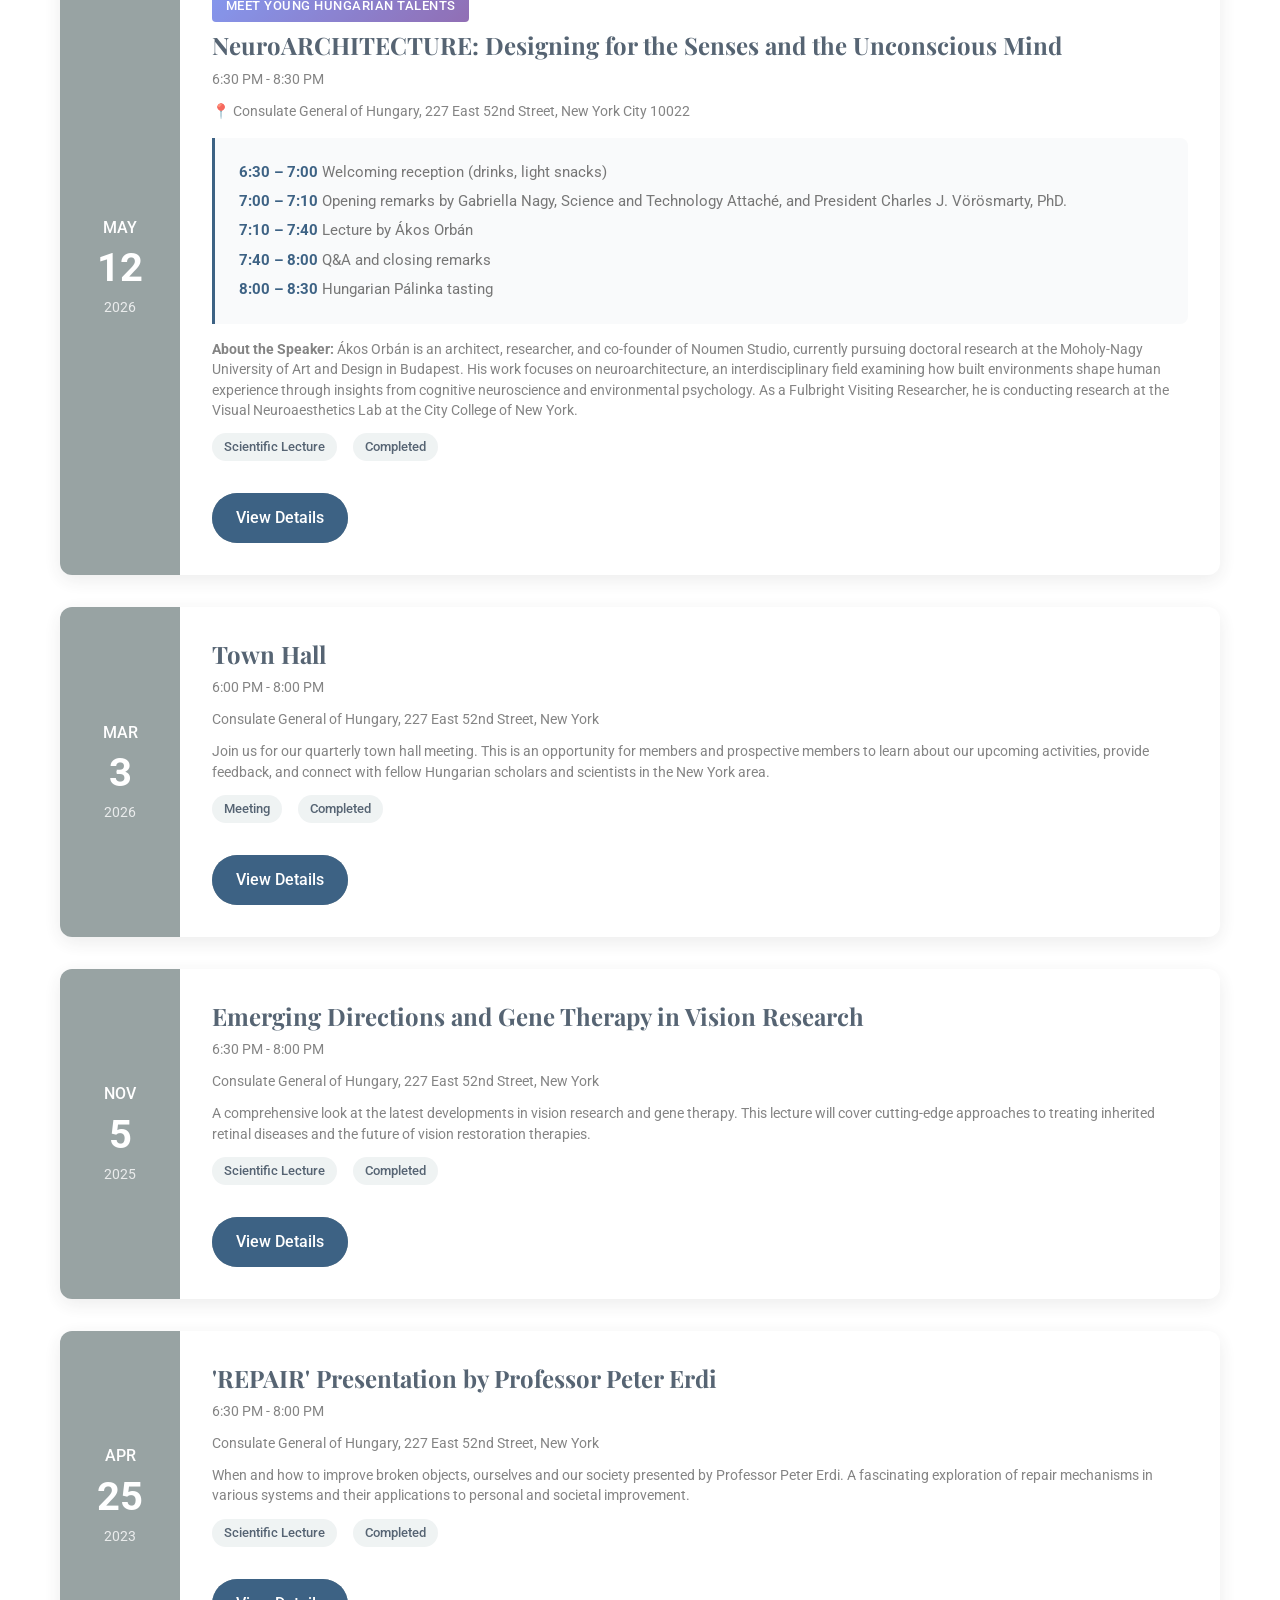
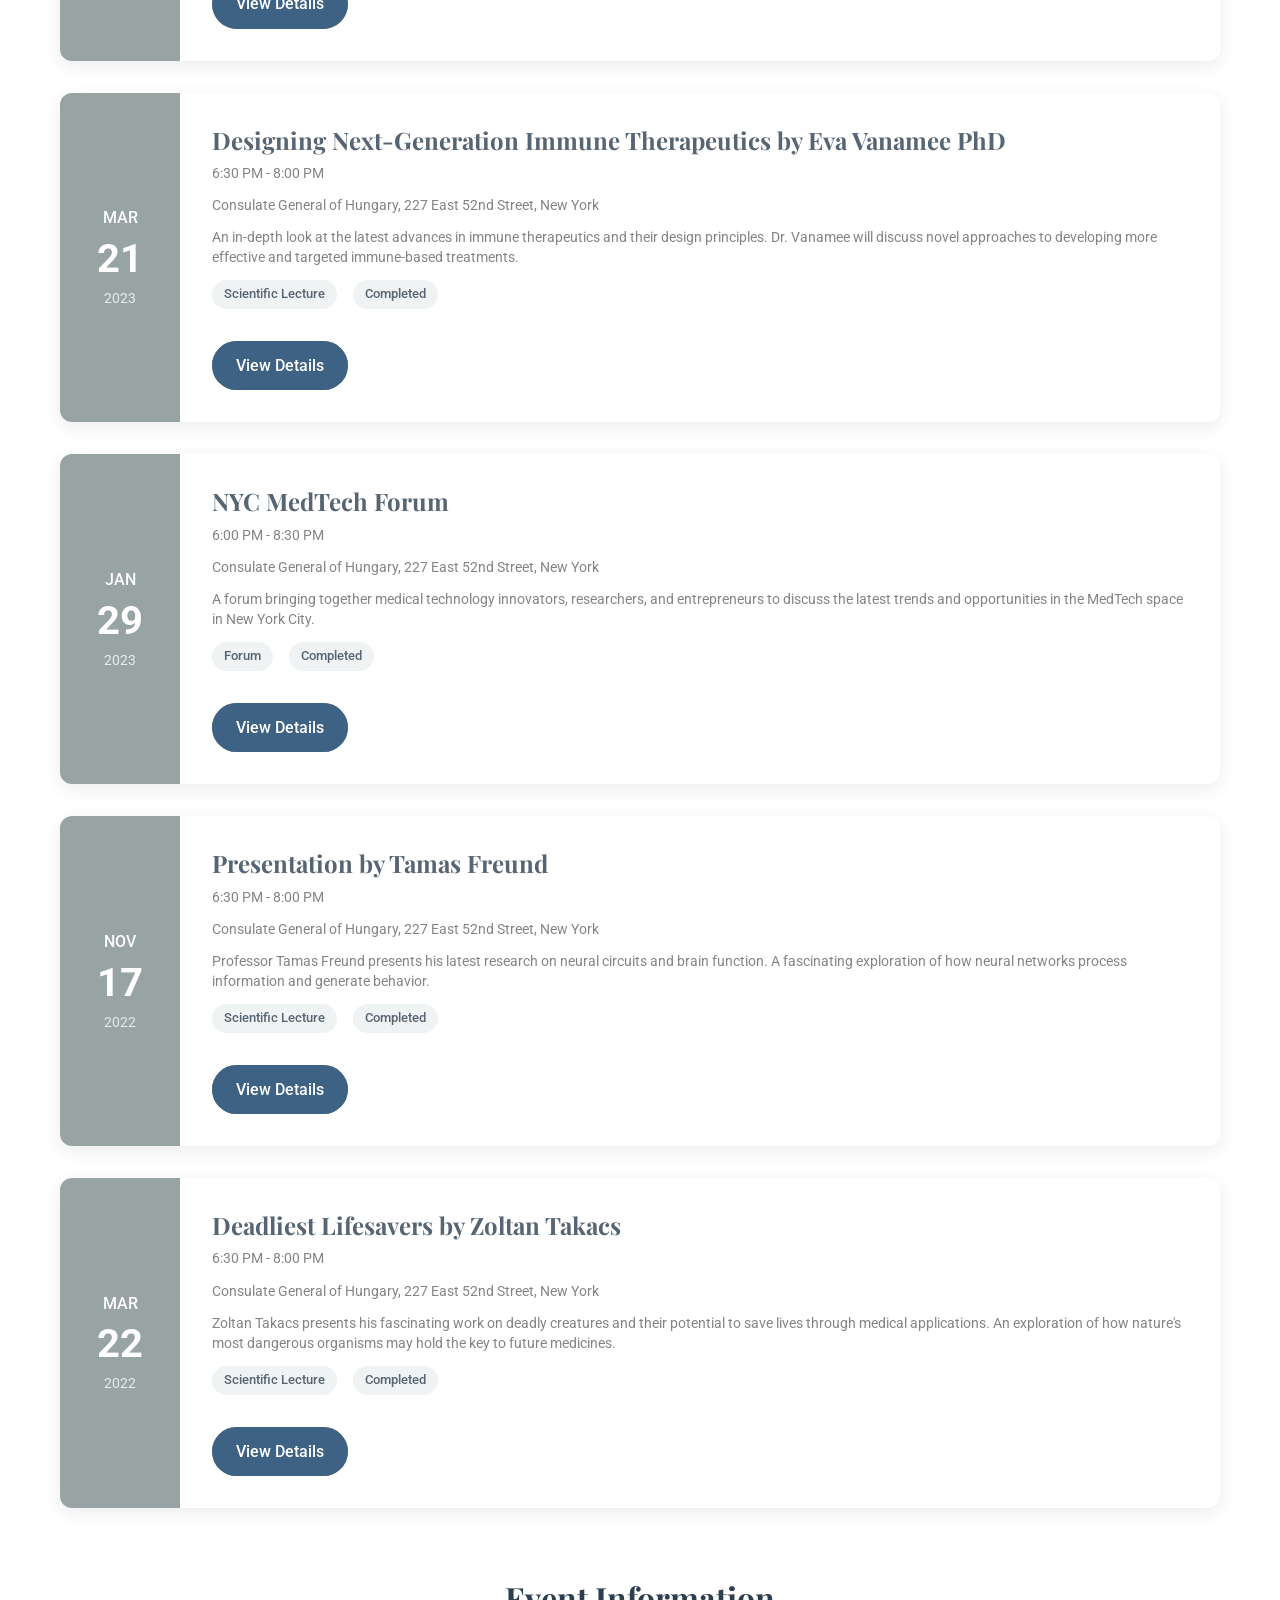
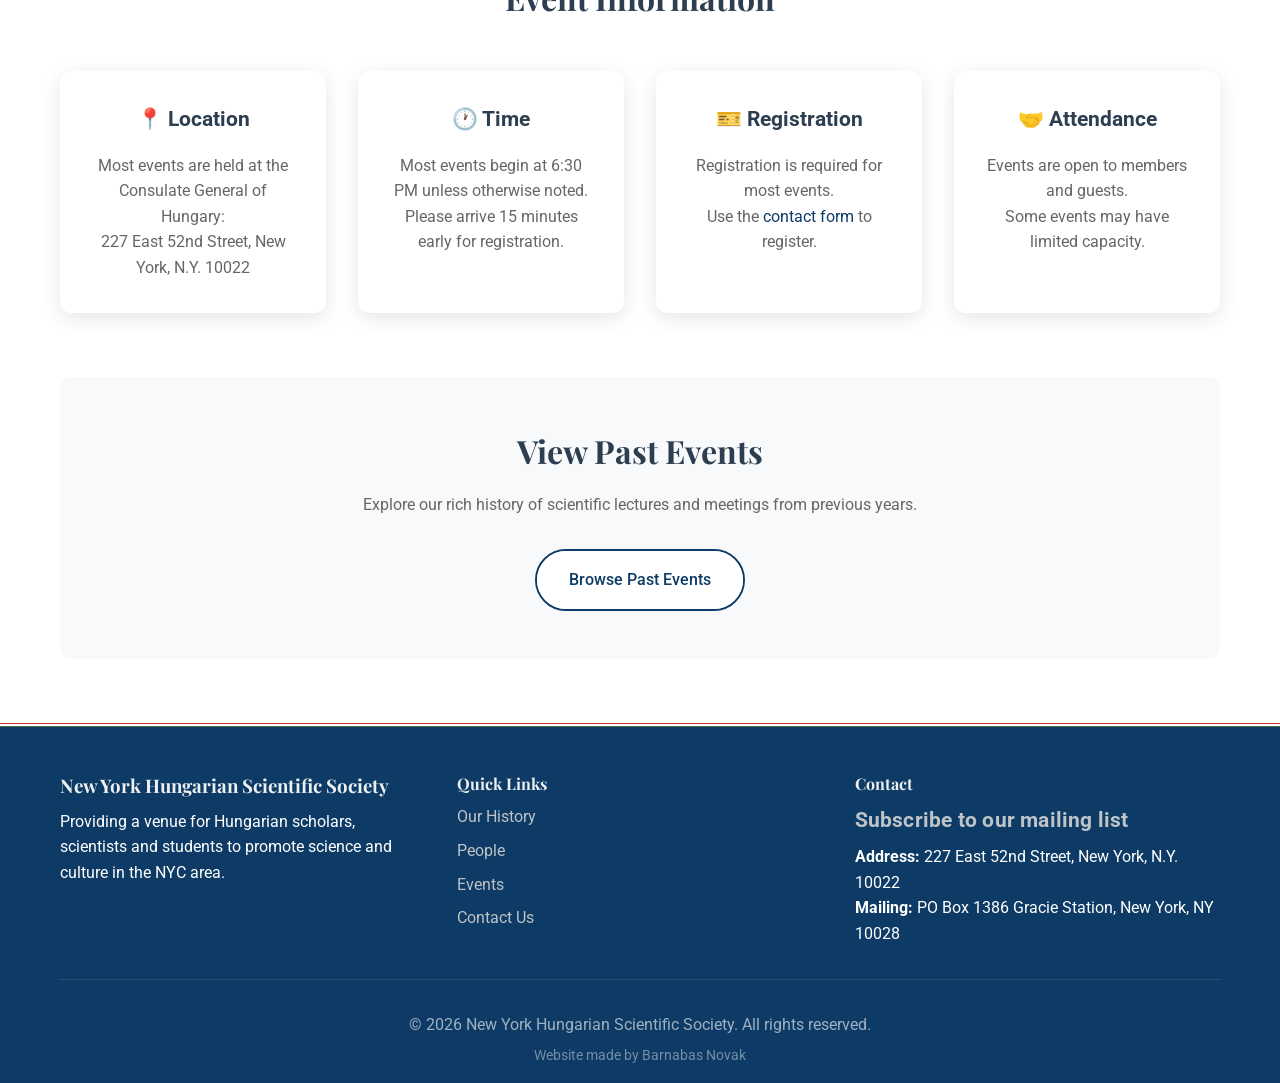
<file: events.html>
<!DOCTYPE html>
<html lang="en">
<head>
    <!-- Google tag (gtag.js) -->
    <script async src="https://www.googletagmanager.com/gtag/js?id=G-457080VB3E"></script>
    <script>
      window.dataLayer = window.dataLayer || [];
      function gtag(){dataLayer.push(arguments);}
      gtag('js', new Date());
      gtag('config', 'G-457080VB3E');
    </script>
    <meta charset="UTF-8">
    <meta name="viewport" content="width=device-width, initial-scale=1.0">
    <title>Upcoming Events — New York Hungarian Scientific Society</title>
    <link rel="icon" type="image/png" href="images/NYHSSfavicon.png">
    <link rel="apple-touch-icon" href="images/NYHSSfavicon.png">
    <meta property="og:title" content="Upcoming Events — New York Hungarian Scientific Society">
    <meta property="og:description" content="Join us for our upcoming scientific lectures and meetings.">
    <meta property="og:image" content="images/NYHSS_logo.png">
    <meta property="og:type" content="website">
    <link rel="stylesheet" href="styles.css">
    <link rel="preconnect" href="https://fonts.googleapis.com">
    <link rel="preconnect" href="https://fonts.gstatic.com" crossorigin>
    <link href="https://fonts.googleapis.com/css2?family=Roboto:wght@300;400;500;700&family=Playfair+Display:wght@400;700&display=swap" rel="stylesheet">
</head>
<body>
    <header class="header">
        <div class="container">
            <div class="header-content">
                <div class="logo">
                    <a href="index.html">
                        <img src="images/NYHSS_logo_transparent.png" alt="New York Hungarian Scientific Society" class="logo-img">
                    </a>
                </div>
                <nav class="main-nav">
                    <ul class="nav-list">
                        <li><a href="index.html" class="nav-link">Home</a></li>
                        <li class="dropdown">
                            <a href="#" class="nav-link">About</a>
                            <ul class="dropdown-menu">
                                <li><a href="history.html">Our History</a></li>
                                <li><a href="people.html">People</a></li>
                                <li><a href="founding-members.html">Founding Members</a></li>
                                <li><a href="bylaws.html">Bylaws</a></li>
                            </ul>
                        </li>
                        <li class="dropdown">
                            <a href="#" class="nav-link">Awards</a>
                            <ul class="dropdown-menu">
                                <li><a href="awardees.html">Previous Awardees</a></li>
                                <li><a href="call-for-abstract.html">Call for Abstract</a></li>
                            </ul>
                        </li>
                        <li class="dropdown">
                            <a href="#" class="nav-link active">Events</a>
                            <ul class="dropdown-menu">
                                <li><a href="events.html" class="active">Upcoming Events</a></li>
                                <li><a href="lectures.html">Past Lectures</a></li>
                            </ul>
                        </li>
                        <li><a href="news.html" class="nav-link">News</a></li>
                        <li class="dropdown">
                            <a href="#" class="nav-link">Media</a>
                            <ul class="dropdown-menu">
                                <li><a href="photos.html">Event Photos</a></li>
                                <li><a href="videos.html">Videos</a></li>
                                <li><a href="archives.html">Archives</a></li>
                            </ul>
                        </li>
                        <li><a href="contact.html" class="nav-link">Contact</a></li>
                    </ul>
                </nav>
                <button class="mobile-menu-toggle" aria-label="Toggle mobile menu">
                    <span></span>
                    <span></span>
                    <span></span>
                </button>
            </div>
        </div>
    </header>

    <main class="main">
        <section class="page-header with-image">
            <div class="particles-container">
                <div class="particle"></div>
                <div class="particle"></div>
                <div class="particle"></div>
                <div class="particle"></div>
                <div class="particle"></div>
            </div>
            <div class="container">
                <h1>Upcoming Events</h1>
                <p>Join us for our upcoming scientific lectures and meetings</p>
            </div>
        </section>

        <section class="events-content">
            <div class="container">
                <div class="events-filter">
                    <h2>Filter Events</h2>
                    <div class="filter-buttons">
                        <button class="filter-btn active" data-filter="all">All Events</button>
                        <button class="filter-btn" data-filter="upcoming">Upcoming</button>
                        <button class="filter-btn" data-filter="past">Past Events</button>
                    </div>
                </div>

                <div class="events-list">
                    <div class="event-item upcoming" data-category="upcoming">
                        <div class="event-date">
                            <span class="month">NOV</span>
                            <span class="day">3</span>
                            <span class="year">2026</span>
                        </div>
                        <div class="event-content">
                            <div class="event-body">
                                <div class="event-text">
                                    <span class="event-series-tag">Society Meeting</span>
                                    <h3>Law Across Two Countries</h3>
                                    <p class="event-time">6:00 PM - 8:00 PM</p>
                                    <p class="event-location">📍 Consulate General of Hungary, 227 East 52nd Street, New York City 10022</p>
                                    <div class="event-description">
                                        <p><strong>Mária Marai, Esq.</strong> will join two newly recognized Fulbright Scholars, <strong>Gábor Levente Kozma</strong> and <strong>Ferenc Kass</strong>, who will address the Society on professional endeavors in the legal profession involving both US and Hungarian legal perspectives.</p>
                                    </div>
                                    <div class="event-details">
                                        <span class="event-category">Panel Discussion</span>
                                        <span class="event-registration">RSVP Required</span>
                                    </div>
                                    <a href="https://www.eventbrite.com/e/law-across-two-countries-tickets-2001999690968?aff=oddtdtcreator" target="_blank" class="event-link btn btn-primary">Register Now</a>
                                </div>
                                <img src="eventimages/2026-11/lawacrosstwocountries.png" alt="November 2026 event poster" class="event-poster">
                            </div>
                        </div>
                    </div>

                    <div class="event-item upcoming" data-category="upcoming">
                        <div class="event-date">
                            <span class="month">DEC</span>
                            <span class="day">1</span>
                            <span class="year">2026</span>
                        </div>
                        <div class="event-content">
                            <div class="event-body">
                                <div class="event-text">
                                    <span class="event-series-tag">Society Meeting</span>
                                    <h3>Vision to Reality: How Cosmic Synergies Quietly Reshape Science</h3>
                                    <p class="event-time">6:00 PM - 8:00 PM</p>
                                    <p class="event-location">📍 Consulate General of Hungary, 227 East 52nd Street, New York City 10022</p>
                                    <div class="event-description">
                                        <p><strong>Welcoming remarks:</strong> Gabriella Nagy, Science and Technology Attaché</p>
                                        <p><strong>Speakers:</strong> Zsuzsa Márka and Szabolcs Márka, Columbia Astrophysics Laboratory and Department of Physics, Columbia University in the City of New York</p>
                                        <p><strong>Abstract:</strong> Scientific and technological breakthroughs, along with the historical lessons that have shaped how we think, feel, and connect with the art of doing science, offer a powerful lens for exploring not only Nature, but also the nature of scientific progress itself. The joy of discovery is a rare and exhilarating journey. Through the emerging lens of comprehensive, synergistic astrophysics, we will explore how research, insight, and curiosity intertwine to shape technological innovation as an enduring pillar of global human imagination. In this talk, we will share an embedded view of the journey to this year's Nobel Prize in Physics, awarded to Francis Halzen "for decisive contributions to the IceCube Neutrino Observatory and the discovery of high-energy neutrinos of astrophysical origin."</p>
                                        <p>Zsuzsa and Szabolcs Márka lead Columbia University's IceCube group. Beyond contributing to the detection of astrophysical neutrinos, they also work in gravitational wave science. Their vision is to achieve a holistic understanding of the Universe through pioneering multimessenger observations, crafting enabling instruments, and unveiling the mathematics and methods that help humanity grasp and understand the enigmatic Cosmos. They believe that Science can make all of us live happier, healthier, and longer lives, while engaging in art and exploration can make that longer life truly worth living!</p>
                                    </div>
                                    <div class="event-details">
                                        <span class="event-category">Scientific Lecture</span>
                                        <span class="event-registration">RSVP Required</span>
                                    </div>
                                    <a href="https://www.eventbrite.com/e/vision-to-reality-how-cosmic-synergies-quietly-reshape-science-tickets-2004177092635?aff=oddtdtcreator" target="_blank" class="event-link btn btn-primary">Register Now</a>
                                </div>
                                <img src="eventimages/2026-12/visiontoreality.png" alt="December 2026 event poster" class="event-poster">
                            </div>
                        </div>
                    </div>

                    <div class="event-item past" data-category="past">
                        <div class="event-date">
                            <span class="month">OCT</span>
                            <span class="day">6</span>
                            <span class="year">2026</span>
                        </div>
                        <div class="event-content">
                            <div class="event-body">
                                <div class="event-text">
                                    <span class="event-series-tag">Society Meeting</span>
                                    <h3>Hungarian Science and the Arts</h3>
                                    <p class="event-time">6:00 PM - 8:00 PM</p>
                                    <p class="event-location">📍 Consulate General of Hungary, 227 East 52nd Street, New York City 10022</p>
                                    <div class="event-description">
                                        <p>Two presentations this evening: first, <strong>Charles J. Vörösmarty, PhD</strong> on his upcoming sabbatical to iASK in Köszeg. Next, we are excited to host young Hungarian filmmaker <strong>Máté Novák</strong>, who will give a showing and discussion of his new science fiction film, <em>Now I See</em>.</p>
                                        <p>We have also invited representatives from the <strong>Liszt Institute</strong> and <strong>Tulipan Foundation</strong> to give introductions on their respective groups and affiliated activities during this meeting.</p>
                                    </div>
                                    <div class="event-details">
                                        <span class="event-category">Presentations & Film</span>
                                        <span class="event-registration">Completed</span>
                                    </div>
                                    <a href="lectures.html" class="event-link btn btn-grey">View Details</a>
                                </div>
                                <img src="eventimages/2026-10/Hungarianscieneandthearts.png" alt="October 2026 event poster" class="event-poster">
                            </div>
                        </div>
                    </div>

                    <div class="event-item past" data-category="past">
                        <div class="event-date">
                            <span class="month">SEP</span>
                            <span class="day">10</span>
                            <span class="year">2026</span>
                        </div>
                        <div class="event-content">
                            <span class="event-series-tag">Industry Forum</span>
                            <h3>NYC MedTech</h3>
                            <p class="event-time">5:30 PM - 8:30 PM</p>
                            <p class="event-location">📍 SUNY Global Center, 116 E 55th St, New York, NY 10022</p>
                            <div class="event-timeline">
                                <p><strong>5:30</strong> Registration</p>
                                <p><strong>6:15 – 7:25</strong> Presentations</p>
                                <p><strong>7:30</strong> Reception</p>
                            </div>
                            <div class="event-description">
                                <p><strong>Corporate Presentation:</strong> Dr. Sarah Kishinevsky, PhD — EverTree Bio. EverTree Bio is building the first generation virtual human model. The lead program is a small molecule for Charcot Marie Tooth Type 1, CMT1A. Dr. Sarah Kishinevsky is a neuroscientist and biotech entrepreneur, Co-Founder and CEO of EverTree Bio.</p>
                                <p><strong>Keynote:</strong> “Navigating the Biotech Journey – From $30M to $3B” — Dr. Anish Bhatnagar, Former CEO, Soleno Therapeutics, Inc.</p>
                                <p><strong>Second Keynote:</strong> Biological Threats of Today; Biological Threats of Tomorrow — Joshua Obstfeld, Section Chief, FBI Counterintelligence and Espionage Division.</p>
                                <p><strong>About NYC MedTech:</strong> NYC MedTech is a professional platform that assists collaborators in the life science, biotech, device and pharma industries. John Lieberman CPA/PFS is the founder of NYC MedTech and a Managing Director at Perelson Weiner LLP.</p>
                                <p>To RSVP, please email <a href="mailto:mamorrim@pwcpa.com?subject=RSVP%20for%20NYC%20MedTech%20-%20September%2010%2C%202026">mamorrim@pwcpa.com</a>. Please include your full and current information when you RSVP, as we will be updating your records. We look forward to seeing you on the evening of September 10th!</p>
                            </div>
                            <div class="event-details">
                                <span class="event-category">Industry Forum</span>
                                <span class="event-registration">Completed</span>
                            </div>
                            <a href="lectures.html" class="event-link btn btn-grey">View Details</a>
                        </div>
                    </div>

                    <div class="event-item past" data-category="past">
                        <div class="event-date">
                            <span class="month">MAY</span>
                            <span class="day">12</span>
                            <span class="year">2026</span>
                        </div>
                        <div class="event-content">
                            <span class="event-series-tag">Meet Young Hungarian Talents</span>
                            <h3>NeuroARCHITECTURE: Designing for the Senses and the Unconscious Mind</h3>
                            <p class="event-time">6:30 PM - 8:30 PM</p>
                            <p class="event-location">📍 Consulate General of Hungary, 227 East 52nd Street, New York City 10022</p>
                            <div class="event-timeline">
                                <p><strong>6:30 – 7:00</strong> Welcoming reception (drinks, light snacks)</p>
                                <p><strong>7:00 – 7:10</strong> Opening remarks by Gabriella Nagy, Science and Technology Attaché, and President Charles J. Vörösmarty, PhD.</p>
                                <p><strong>7:10 – 7:40</strong> Lecture by Ákos Orbán</p>
                                <p><strong>7:40 – 8:00</strong> Q&A and closing remarks</p>
                                <p><strong>8:00 – 8:30</strong> Hungarian Pálinka tasting</p>
                            </div>
                            <p class="event-description"><strong>About the Speaker:</strong> Ákos Orbán is an architect, researcher, and co-founder of Noumen Studio, currently pursuing doctoral research at the Moholy-Nagy University of Art and Design in Budapest. His work focuses on neuroarchitecture, an interdisciplinary field examining how built environments shape human experience through insights from cognitive neuroscience and environmental psychology. As a Fulbright Visiting Researcher, he is conducting research at the Visual Neuroaesthetics Lab at the City College of New York.</p>
                            <div class="event-details">
                                <span class="event-category">Scientific Lecture</span>
                                <span class="event-registration">Completed</span>
                            </div>
                            <a href="lectures.html" class="event-link btn btn-grey">View Details</a>
                        </div>
                    </div>

                    <div class="event-item past" data-category="past">
                        <div class="event-date">
                            <span class="month">MAR</span>
                            <span class="day">3</span>
                            <span class="year">2026</span>
                        </div>
                        <div class="event-content">
                            <h3>Town Hall</h3>
                            <p class="event-time">6:00 PM - 8:00 PM</p>
                            <p class="event-location">Consulate General of Hungary, 227 East 52nd Street, New York</p>
                            <p class="event-description">Join us for our quarterly town hall meeting. This is an opportunity for members and prospective members to learn about our upcoming activities, provide feedback, and connect with fellow Hungarian scholars and scientists in the New York area.</p>
                            <div class="event-details">
                                <span class="event-category">Meeting</span>
                                <span class="event-registration">Completed</span>
                            </div>
                            <a href="lectures.html" class="event-link btn btn-outline">View Details</a>
                        </div>
                    </div>

                    <div class="event-item past" data-category="past">
                        <div class="event-date">
                            <span class="month">NOV</span>
                            <span class="day">5</span>
                            <span class="year">2025</span>
                        </div>
                        <div class="event-content">
                            <h3>Emerging Directions and Gene Therapy in Vision Research</h3>
                            <p class="event-time">6:30 PM - 8:00 PM</p>
                            <p class="event-location">Consulate General of Hungary, 227 East 52nd Street, New York</p>
                            <p class="event-description">A comprehensive look at the latest developments in vision research and gene therapy. This lecture will cover cutting-edge approaches to treating inherited retinal diseases and the future of vision restoration therapies.</p>
                            <div class="event-details">
                                <span class="event-category">Scientific Lecture</span>
                                <span class="event-registration">Completed</span>
                            </div>
                            <a href="lectures.html" class="event-link btn btn-outline">View Details</a>
                        </div>
                    </div>

                    <div class="event-item past" data-category="past">
                        <div class="event-date">
                            <span class="month">APR</span>
                            <span class="day">25</span>
                            <span class="year">2023</span>
                        </div>
                        <div class="event-content">
                            <h3>'REPAIR' Presentation by Professor Peter Erdi</h3>
                            <p class="event-time">6:30 PM - 8:00 PM</p>
                            <p class="event-location">Consulate General of Hungary, 227 East 52nd Street, New York</p>
                            <p class="event-description">When and how to improve broken objects, ourselves and our society presented by Professor Peter Erdi. A fascinating exploration of repair mechanisms in various systems and their applications to personal and societal improvement.</p>
                            <div class="event-details">
                                <span class="event-category">Scientific Lecture</span>
                                <span class="event-registration">Completed</span>
                            </div>
                            <a href="lectures.html" class="event-link btn btn-outline">View Details</a>
                        </div>
                    </div>

                    <div class="event-item past" data-category="past">
                        <div class="event-date">
                            <span class="month">MAR</span>
                            <span class="day">21</span>
                            <span class="year">2023</span>
                        </div>
                        <div class="event-content">
                            <h3>Designing Next-Generation Immune Therapeutics by Eva Vanamee PhD</h3>
                            <p class="event-time">6:30 PM - 8:00 PM</p>
                            <p class="event-location">Consulate General of Hungary, 227 East 52nd Street, New York</p>
                            <p class="event-description">An in-depth look at the latest advances in immune therapeutics and their design principles. Dr. Vanamee will discuss novel approaches to developing more effective and targeted immune-based treatments.</p>
                            <div class="event-details">
                                <span class="event-category">Scientific Lecture</span>
                                <span class="event-registration">Completed</span>
                            </div>
                            <a href="lectures.html" class="event-link btn btn-outline">View Details</a>
                        </div>
                    </div>

                    <div class="event-item past" data-category="past">
                        <div class="event-date">
                            <span class="month">JAN</span>
                            <span class="day">29</span>
                            <span class="year">2023</span>
                        </div>
                        <div class="event-content">
                            <h3>NYC MedTech Forum</h3>
                            <p class="event-time">6:00 PM - 8:30 PM</p>
                            <p class="event-location">Consulate General of Hungary, 227 East 52nd Street, New York</p>
                            <p class="event-description">A forum bringing together medical technology innovators, researchers, and entrepreneurs to discuss the latest trends and opportunities in the MedTech space in New York City.</p>
                            <div class="event-details">
                                <span class="event-category">Forum</span>
                                <span class="event-registration">Completed</span>
                            </div>
                            <a href="lectures.html" class="event-link btn btn-outline">View Details</a>
                        </div>
                    </div>

                    <div class="event-item past" data-category="past">
                        <div class="event-date">
                            <span class="month">NOV</span>
                            <span class="day">17</span>
                            <span class="year">2022</span>
                        </div>
                        <div class="event-content">
                            <h3>Presentation by Tamas Freund</h3>
                            <p class="event-time">6:30 PM - 8:00 PM</p>
                            <p class="event-location">Consulate General of Hungary, 227 East 52nd Street, New York</p>
                            <p class="event-description">Professor Tamas Freund presents his latest research on neural circuits and brain function. A fascinating exploration of how neural networks process information and generate behavior.</p>
                            <div class="event-details">
                                <span class="event-category">Scientific Lecture</span>
                                <span class="event-registration">Completed</span>
                            </div>
                            <a href="lectures.html" class="event-link btn btn-outline">View Details</a>
                        </div>
                    </div>

                    <div class="event-item past" data-category="past">
                        <div class="event-date">
                            <span class="month">MAR</span>
                            <span class="day">22</span>
                            <span class="year">2022</span>
                        </div>
                        <div class="event-content">
                            <h3>Deadliest Lifesavers by Zoltan Takacs</h3>
                            <p class="event-time">6:30 PM - 8:00 PM</p>
                            <p class="event-location">Consulate General of Hungary, 227 East 52nd Street, New York</p>
                            <p class="event-description">Zoltan Takacs presents his fascinating work on deadly creatures and their potential to save lives through medical applications. An exploration of how nature's most dangerous organisms may hold the key to future medicines.</p>
                            <div class="event-details">
                                <span class="event-category">Scientific Lecture</span>
                                <span class="event-registration">Completed</span>
                            </div>
                            <a href="lectures.html" class="event-link btn btn-outline">View Details</a>
                        </div>
                    </div>
                </div>

                <div class="events-info">
                    <h2>Event Information</h2>
                    <div class="info-grid">
                        <div class="info-card">
                            <h3>📍 Location</h3>
                            <p>Most events are held at the Consulate General of Hungary:<br>
                            227 East 52nd Street, New York, N.Y. 10022</p>
                        </div>
                        <div class="info-card">
                            <h3>🕐 Time</h3>
                            <p>Most events begin at 6:30 PM unless otherwise noted.<br>
                            Please arrive 15 minutes early for registration.</p>
                        </div>
                        <div class="info-card">
                            <h3>🎫 Registration</h3>
                            <p>Registration is required for most events.<br>
                            Use the <a href="contact.html">contact form</a> to register.</p>
                        </div>
                        <div class="info-card">
                            <h3>🤝 Attendance</h3>
                            <p>Events are open to members and guests.<br>
                            Some events may have limited capacity.</p>
                        </div>
                    </div>
                </div>

                <div class="past-events-link">
                    <h2>View Past Events</h2>
                    <p>Explore our rich history of scientific lectures and meetings from previous years.</p>
                    <a href="lectures.html" class="btn btn-outline">Browse Past Events</a>
                </div>
            </div>
        </section>
    </main>

    <footer class="footer">
        <div class="container">
            <div class="footer-content">
                <div class="footer-section">
                    <h3>New York Hungarian Scientific Society</h3>
                    <p>Providing a venue for Hungarian scholars, scientists and students to promote science and culture in the NYC area.</p>
                </div>
                <div class="footer-section">
                    <h4>Quick Links</h4>
                    <ul>
                        <li><a href="history.html">Our History</a></li>
                        <li><a href="people.html">People</a></li>
                        <li><a href="events.html">Events</a></li>
                        <li><a href="contact.html">Contact Us</a></li>
                    </ul>
                </div>
                <div class="footer-section">
                    <h4>Contact</h4>
                    <p><a href="contact.html#subscribe" class="footer-subscribe-link">Subscribe to our mailing list</a></p>
                    <p><strong>Address:</strong> 227 East 52nd Street, New York, N.Y. 10022</p>
                    <p><strong>Mailing:</strong> PO Box 1386 Gracie Station, New York, NY 10028</p>
                </div>
            </div>
            <div class="footer-bottom">
                <p>&copy; 2026 New York Hungarian Scientific Society. All rights reserved.</p>
                <p class="website-credit">Website made by <a href="https://www.linkedin.com/in/barnabas-novak/" target="_blank">Barnabas Novak</a></p>
            </div>
        </div>
    </footer>

    <div class="lightbox" id="poster-lightbox">
        <span class="lightbox-close">&times;</span>
        <img class="lightbox-content" id="lightbox-img" alt="Event poster">
    </div>

    <script src="script.js"></script>
    <script>
        // Event filtering functionality
        document.addEventListener('DOMContentLoaded', function() {
            // Automatically mark events as past once their date has passed
            const monthNames = ['JAN', 'FEB', 'MAR', 'APR', 'MAY', 'JUN', 'JUL', 'AUG', 'SEP', 'OCT', 'NOV', 'DEC'];
            const today = new Date();
            today.setHours(0, 0, 0, 0);

            document.querySelectorAll('.event-item').forEach(function(item) {
                const monthEl = item.querySelector('.event-date .month');
                const dayEl = item.querySelector('.event-date .day');
                const yearEl = item.querySelector('.event-date .year');
                if (!monthEl || !dayEl || !yearEl) return;

                const monthIndex = monthNames.indexOf(monthEl.textContent.trim().toUpperCase());
                const day = parseInt(dayEl.textContent.trim(), 10);
                const year = parseInt(yearEl.textContent.trim(), 10);
                if (monthIndex === -1 || isNaN(day) || isNaN(year)) return;

                if (new Date(year, monthIndex, day) < today) {
                    item.classList.remove('upcoming');
                    item.classList.add('past');
                    item.setAttribute('data-category', 'past');

                    const registration = item.querySelector('.event-registration');
                    if (registration) registration.textContent = 'Completed';

                    const link = item.querySelector('.event-link');
                    if (link) {
                        link.textContent = 'View Details';
                        link.setAttribute('href', 'lectures.html');
                        link.removeAttribute('target');
                        link.classList.remove('btn-primary', 'btn-outline');
                        link.classList.add('btn-grey');
                    }
                }
            });

            const filterButtons = document.querySelectorAll('.filter-btn');
            const eventItems = document.querySelectorAll('.event-item');

            filterButtons.forEach(button => {
                button.addEventListener('click', function() {
                    // Remove active class from all buttons
                    filterButtons.forEach(btn => btn.classList.remove('active'));
                    // Add active class to clicked button
                    this.classList.add('active');

                    const filter = this.getAttribute('data-filter');

                    eventItems.forEach(item => {
                        if (filter === 'all') {
                            item.style.display = 'flex';
                        } else {
                            if (item.getAttribute('data-category') === filter) {
                                item.style.display = 'flex';
                            } else {
                                item.style.display = 'none';
                            }
                        }
                    });
                });
            });

            // Poster lightbox
            const lightbox = document.getElementById('poster-lightbox');
            const lightboxImg = document.getElementById('lightbox-img');
            document.querySelectorAll('.event-poster').forEach(function(img) {
                img.addEventListener('click', function() {
                    lightboxImg.src = this.src;
                    lightboxImg.alt = this.alt;
                    lightbox.classList.add('active');
                });
            });
            lightbox.addEventListener('click', function() {
                lightbox.classList.remove('active');
            });
        });
    </script>
</body>
</html>
</file>
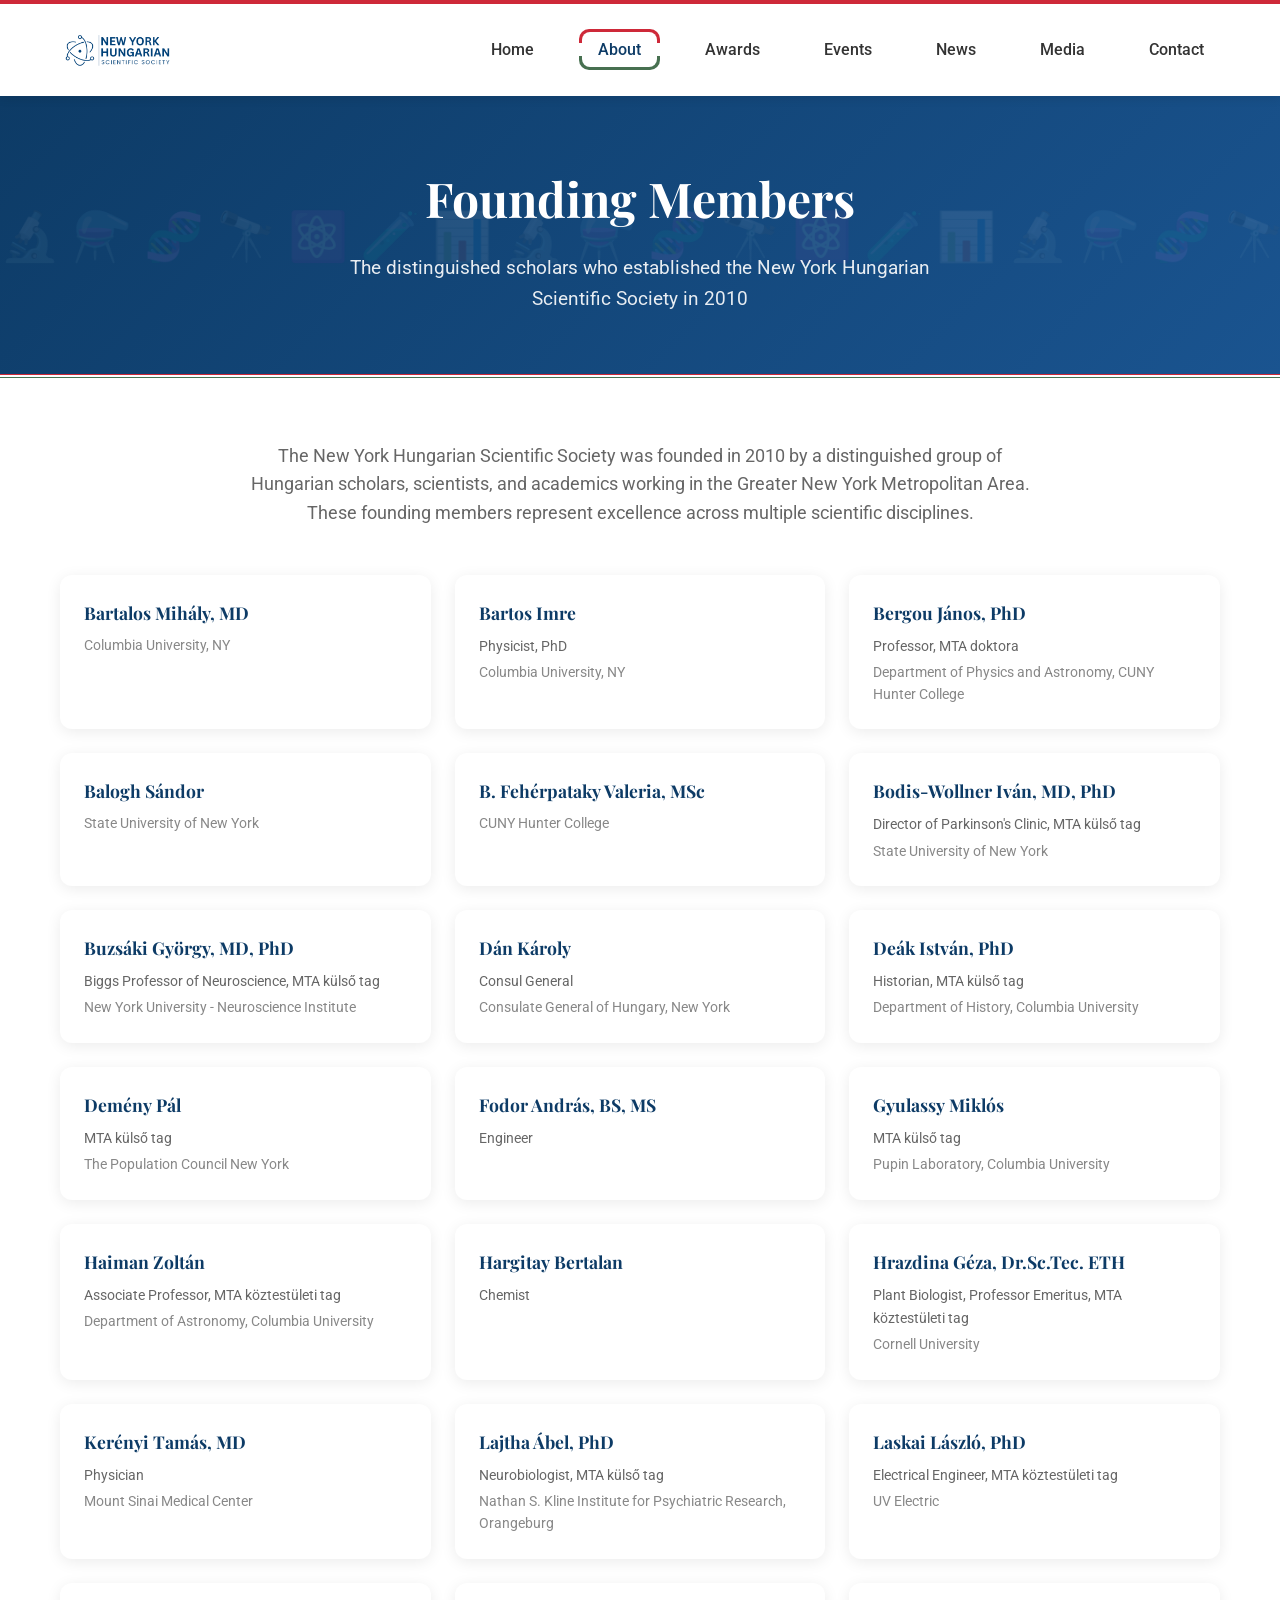
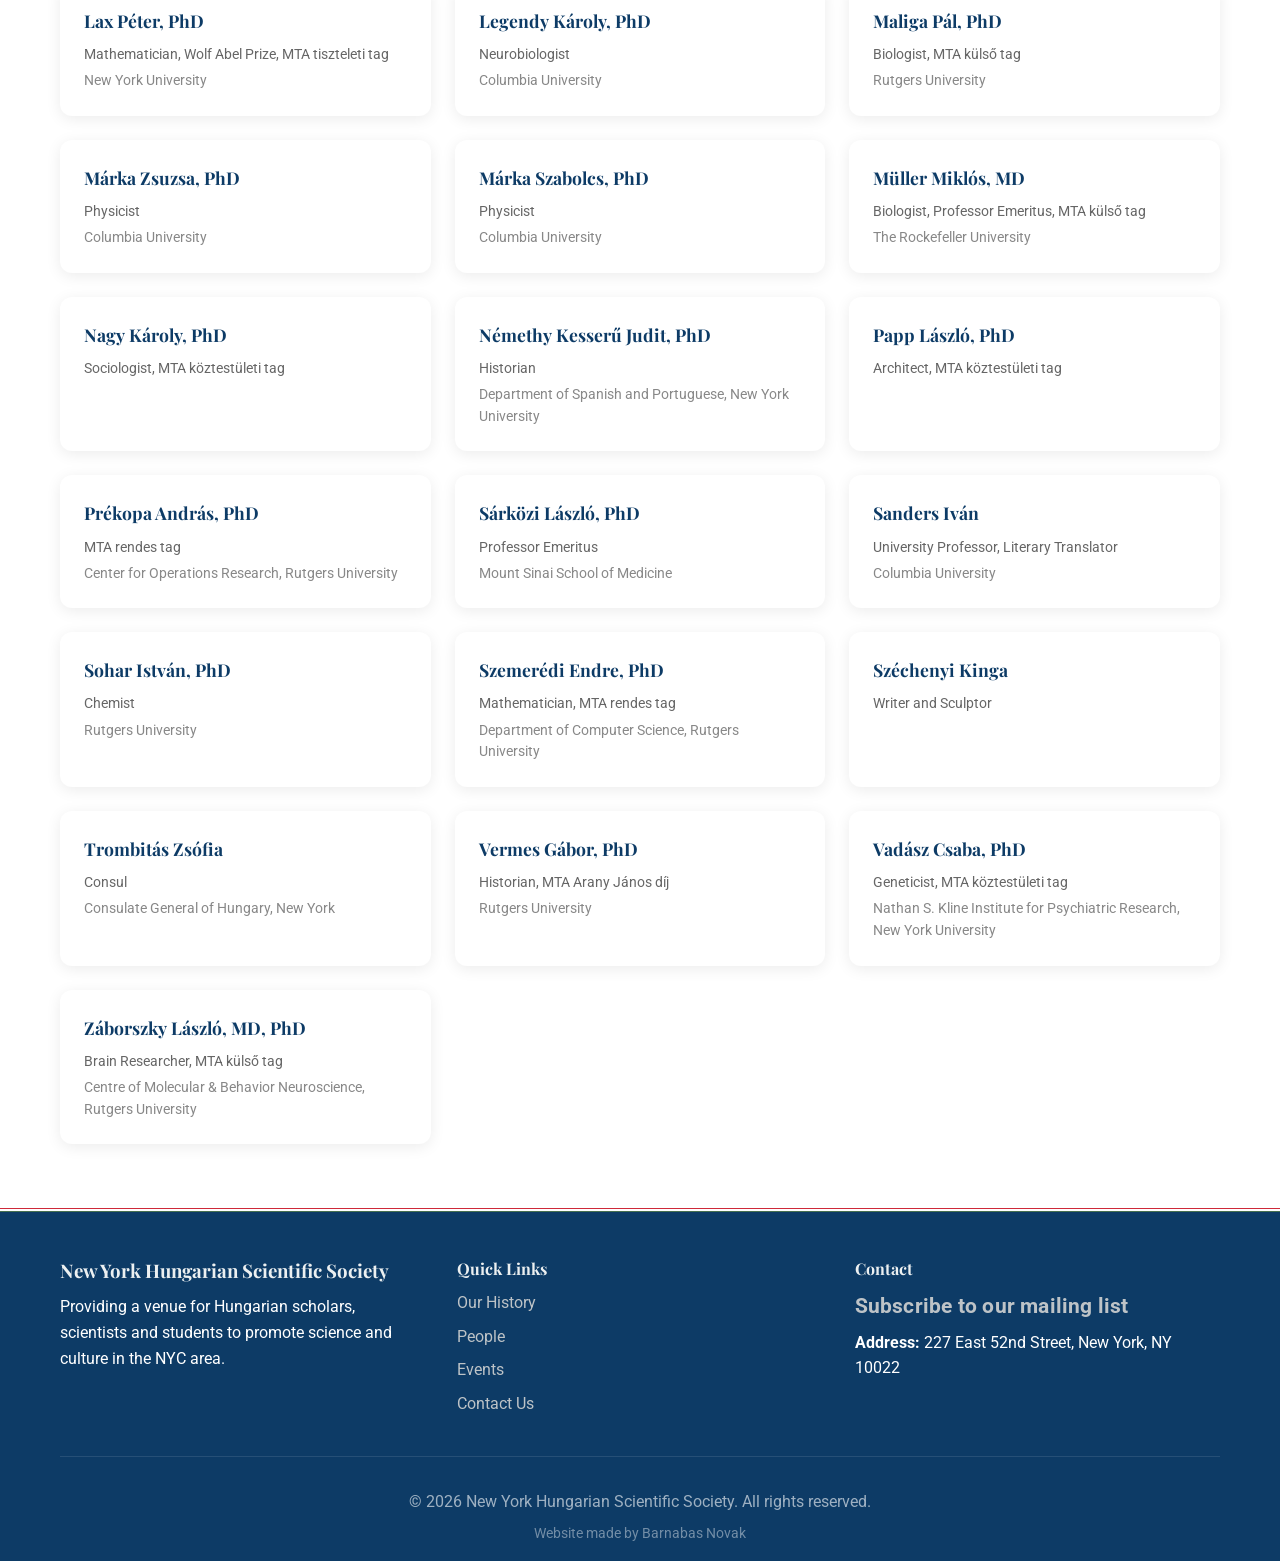
<file: founding-members.html>
<!DOCTYPE html>
<html lang="en">
<head>
    <!-- Google tag (gtag.js) -->
    <script async src="https://www.googletagmanager.com/gtag/js?id=G-457080VB3E"></script>
    <script>
      window.dataLayer = window.dataLayer || [];
      function gtag(){dataLayer.push(arguments);}
      gtag('js', new Date());
      gtag('config', 'G-457080VB3E');
    </script>
    <meta charset="UTF-8">
    <meta name="viewport" content="width=device-width, initial-scale=1.0">
    <title>Founding Members — New York Hungarian Scientific Society</title>
    <link rel="icon" type="image/png" href="images/NYHSSfavicon.png">
    <link rel="apple-touch-icon" href="images/NYHSSfavicon.png">
    <meta property="og:title" content="Founding Members — New York Hungarian Scientific Society">
    <meta property="og:description" content="The founding members of the New York Hungarian Scientific Society.">
    <meta property="og:image" content="images/NYHSS_logo.png">
    <meta property="og:type" content="website">
    <link rel="stylesheet" href="styles.css">
    <link rel="preconnect" href="https://fonts.googleapis.com">
    <link rel="preconnect" href="https://fonts.gstatic.com" crossorigin>
    <link href="https://fonts.googleapis.com/css2?family=Roboto:wght@300;400;500;700&family=Playfair+Display:wght@400;700&display=swap" rel="stylesheet">
</head>
<body>
    <header class="header">
        <div class="container">
            <div class="header-content">
                <div class="logo">
                    <a href="index.html">
                        <img src="images/NYHSS_logo_transparent.png" alt="New York Hungarian Scientific Society" class="logo-img">
                    </a>
                </div>
                <nav class="main-nav">
                    <ul class="nav-list">
                        <li><a href="index.html" class="nav-link">Home</a></li>
                        <li class="dropdown">
                            <a href="#" class="nav-link active">About</a>
                            <ul class="dropdown-menu">
                                <li><a href="history.html">Our History</a></li>
                                <li><a href="people.html">People</a></li>
                                <li><a href="founding-members.html" class="active">Founding Members</a></li>
                                <li><a href="bylaws.html">Bylaws</a></li>
                            </ul>
                        </li>
                        <li class="dropdown">
                            <a href="#" class="nav-link">Awards</a>
                            <ul class="dropdown-menu">
                                <li><a href="awardees.html">Previous Awardees</a></li>
                                <li><a href="call-for-abstract.html">Call for Abstract</a></li>
                            </ul>
                        </li>
                        <li class="dropdown">
                            <a href="#" class="nav-link">Events</a>
                            <ul class="dropdown-menu">
                                <li><a href="events.html">Upcoming Events</a></li>
                                <li><a href="lectures.html">Past Lectures</a></li>
                            </ul>
                        </li>
                        <li><a href="news.html" class="nav-link">News</a></li>
                        <li class="dropdown">
                            <a href="#" class="nav-link">Media</a>
                            <ul class="dropdown-menu">
                                <li><a href="photos.html">Event Photos</a></li>
                                <li><a href="videos.html">Videos</a></li>
                                <li><a href="archives.html">Archives</a></li>
                            </ul>
                        </li>
                        <li><a href="contact.html" class="nav-link">Contact</a></li>
                    </ul>
                </nav>
                <button class="mobile-menu-toggle" aria-label="Toggle mobile menu">
                    <span></span>
                    <span></span>
                    <span></span>
                </button>
            </div>
        </div>
    </header>

    <main class="main">
        <section class="page-header">
            <div class="container">
                <h1>Founding Members</h1>
                <p>The distinguished scholars who established the New York Hungarian Scientific Society in 2010</p>
            </div>
        </section>

        <section class="founding-members-content">
            <div class="container">
                <div class="members-intro">
                    <p>The New York Hungarian Scientific Society was founded in 2010 by a distinguished group of Hungarian scholars, scientists, and academics working in the Greater New York Metropolitan Area. These founding members represent excellence across multiple scientific disciplines.</p>
                </div>

                <div class="members-grid">
                    <div class="member-card">
                        <h3>Bartalos Mihály, MD</h3>
                        <p class="affiliation">Columbia University, NY</p>
                    </div>
                    <div class="member-card">
                        <h3>Bartos Imre</h3>
                        <p class="title">Physicist, PhD</p>
                        <p class="affiliation">Columbia University, NY</p>
                    </div>
                    <div class="member-card">
                        <h3>Bergou János, PhD</h3>
                        <p class="title">Professor, MTA doktora</p>
                        <p class="affiliation">Department of Physics and Astronomy, CUNY Hunter College</p>
                    </div>
                    <div class="member-card">
                        <h3>Balogh Sándor</h3>
                        <p class="affiliation">State University of New York</p>
                    </div>
                    <div class="member-card">
                        <h3>B. Fehérpataky Valeria, MSc</h3>
                        <p class="affiliation">CUNY Hunter College</p>
                    </div>
                    <div class="member-card">
                        <h3>Bodis-Wollner Iván, MD, PhD</h3>
                        <p class="title">Director of Parkinson's Clinic, MTA külső tag</p>
                        <p class="affiliation">State University of New York</p>
                    </div>
                    <div class="member-card">
                        <h3>Buzsáki György, MD, PhD</h3>
                        <p class="title">Biggs Professor of Neuroscience, MTA külső tag</p>
                        <p class="affiliation">New York University - Neuroscience Institute</p>
                    </div>
                    <div class="member-card">
                        <h3>Dán Károly</h3>
                        <p class="title">Consul General</p>
                        <p class="affiliation">Consulate General of Hungary, New York</p>
                    </div>
                    <div class="member-card">
                        <h3>Deák István, PhD</h3>
                        <p class="title">Historian, MTA külső tag</p>
                        <p class="affiliation">Department of History, Columbia University</p>
                    </div>
                    <div class="member-card">
                        <h3>Demény Pál</h3>
                        <p class="title">MTA külső tag</p>
                        <p class="affiliation">The Population Council New York</p>
                    </div>
                    <div class="member-card">
                        <h3>Fodor András, BS, MS</h3>
                        <p class="title">Engineer</p>
                    </div>
                    <div class="member-card">
                        <h3>Gyulassy Miklós</h3>
                        <p class="title">MTA külső tag</p>
                        <p class="affiliation">Pupin Laboratory, Columbia University</p>
                    </div>
                    <div class="member-card">
                        <h3>Haiman Zoltán</h3>
                        <p class="title">Associate Professor, MTA köztestületi tag</p>
                        <p class="affiliation">Department of Astronomy, Columbia University</p>
                    </div>
                    <div class="member-card">
                        <h3>Hargitay Bertalan</h3>
                        <p class="title">Chemist</p>
                    </div>
                    <div class="member-card">
                        <h3>Hrazdina Géza, Dr.Sc.Tec. ETH</h3>
                        <p class="title">Plant Biologist, Professor Emeritus, MTA köztestületi tag</p>
                        <p class="affiliation">Cornell University</p>
                    </div>
                    <div class="member-card">
                        <h3>Kerényi Tamás, MD</h3>
                        <p class="title">Physician</p>
                        <p class="affiliation">Mount Sinai Medical Center</p>
                    </div>
                    <div class="member-card">
                        <h3>Lajtha Ábel, PhD</h3>
                        <p class="title">Neurobiologist, MTA külső tag</p>
                        <p class="affiliation">Nathan S. Kline Institute for Psychiatric Research, Orangeburg</p>
                    </div>
                    <div class="member-card">
                        <h3>Laskai László, PhD</h3>
                        <p class="title">Electrical Engineer, MTA köztestületi tag</p>
                        <p class="affiliation">UV Electric</p>
                    </div>
                    <div class="member-card">
                        <h3>Lax Péter, PhD</h3>
                        <p class="title">Mathematician, Wolf Abel Prize, MTA tiszteleti tag</p>
                        <p class="affiliation">New York University</p>
                    </div>
                    <div class="member-card">
                        <h3>Legendy Károly, PhD</h3>
                        <p class="title">Neurobiologist</p>
                        <p class="affiliation">Columbia University</p>
                    </div>
                    <div class="member-card">
                        <h3>Maliga Pál, PhD</h3>
                        <p class="title">Biologist, MTA külső tag</p>
                        <p class="affiliation">Rutgers University</p>
                    </div>
                    <div class="member-card">
                        <h3>Márka Zsuzsa, PhD</h3>
                        <p class="title">Physicist</p>
                        <p class="affiliation">Columbia University</p>
                    </div>
                    <div class="member-card">
                        <h3>Márka Szabolcs, PhD</h3>
                        <p class="title">Physicist</p>
                        <p class="affiliation">Columbia University</p>
                    </div>
                    <div class="member-card">
                        <h3>Müller Miklós, MD</h3>
                        <p class="title">Biologist, Professor Emeritus, MTA külső tag</p>
                        <p class="affiliation">The Rockefeller University</p>
                    </div>
                    <div class="member-card">
                        <h3>Nagy Károly, PhD</h3>
                        <p class="title">Sociologist, MTA köztestületi tag</p>
                    </div>
                    <div class="member-card">
                        <h3>Némethy Kesserű Judit, PhD</h3>
                        <p class="title">Historian</p>
                        <p class="affiliation">Department of Spanish and Portuguese, New York University</p>
                    </div>
                    <div class="member-card">
                        <h3>Papp László, PhD</h3>
                        <p class="title">Architect, MTA köztestületi tag</p>
                    </div>
                    <div class="member-card">
                        <h3>Prékopa András, PhD</h3>
                        <p class="title">MTA rendes tag</p>
                        <p class="affiliation">Center for Operations Research, Rutgers University</p>
                    </div>
                    <div class="member-card">
                        <h3>Sárközi László, PhD</h3>
                        <p class="title">Professor Emeritus</p>
                        <p class="affiliation">Mount Sinai School of Medicine</p>
                    </div>
                    <div class="member-card">
                        <h3>Sanders Iván</h3>
                        <p class="title">University Professor, Literary Translator</p>
                        <p class="affiliation">Columbia University</p>
                    </div>
                    <div class="member-card">
                        <h3>Sohar István, PhD</h3>
                        <p class="title">Chemist</p>
                        <p class="affiliation">Rutgers University</p>
                    </div>
                    <div class="member-card">
                        <h3>Szemerédi Endre, PhD</h3>
                        <p class="title">Mathematician, MTA rendes tag</p>
                        <p class="affiliation">Department of Computer Science, Rutgers University</p>
                    </div>
                    <div class="member-card">
                        <h3>Széchenyi Kinga</h3>
                        <p class="title">Writer and Sculptor</p>
                    </div>
                    <div class="member-card">
                        <h3>Trombitás Zsófia</h3>
                        <p class="title">Consul</p>
                        <p class="affiliation">Consulate General of Hungary, New York</p>
                    </div>
                    <div class="member-card">
                        <h3>Vermes Gábor, PhD</h3>
                        <p class="title">Historian, MTA Arany János díj</p>
                        <p class="affiliation">Rutgers University</p>
                    </div>
                    <div class="member-card">
                        <h3>Vadász Csaba, PhD</h3>
                        <p class="title">Geneticist, MTA köztestületi tag</p>
                        <p class="affiliation">Nathan S. Kline Institute for Psychiatric Research, New York University</p>
                    </div>
                    <div class="member-card">
                        <h3>Záborszky László, MD, PhD</h3>
                        <p class="title">Brain Researcher, MTA külső tag</p>
                        <p class="affiliation">Centre of Molecular & Behavior Neuroscience, Rutgers University</p>
                    </div>
                </div>
            </div>
        </section>
    </main>

    <footer class="footer">
        <div class="container">
            <div class="footer-content">
                <div class="footer-section">
                    <h3>New York Hungarian Scientific Society</h3>
                    <p>Providing a venue for Hungarian scholars, scientists and students to promote science and culture in the NYC area.</p>
                </div>
                <div class="footer-section">
                    <h4>Quick Links</h4>
                    <ul>
                        <li><a href="history.html">Our History</a></li>
                        <li><a href="people.html">People</a></li>
                        <li><a href="events.html">Events</a></li>
                        <li><a href="contact.html">Contact Us</a></li>
                    </ul>
                </div>
                <div class="footer-section">
                    <h4>Contact</h4>
                    <p><a href="contact.html#subscribe" class="footer-subscribe-link">Subscribe to our mailing list</a></p>
                    <p><strong>Address:</strong> 227 East 52nd Street, New York, NY 10022</p>
                </div>
            </div>
            <div class="footer-bottom">
                <p>&copy; 2026 New York Hungarian Scientific Society. All rights reserved.</p>
                <p class="website-credit">Website made by <a href="https://www.linkedin.com/in/barnabas-novak/" target="_blank">Barnabas Novak</a></p>
            </div>
        </div>
    </footer>

    <script src="script.js"></script>
</body>
</html>
</file>
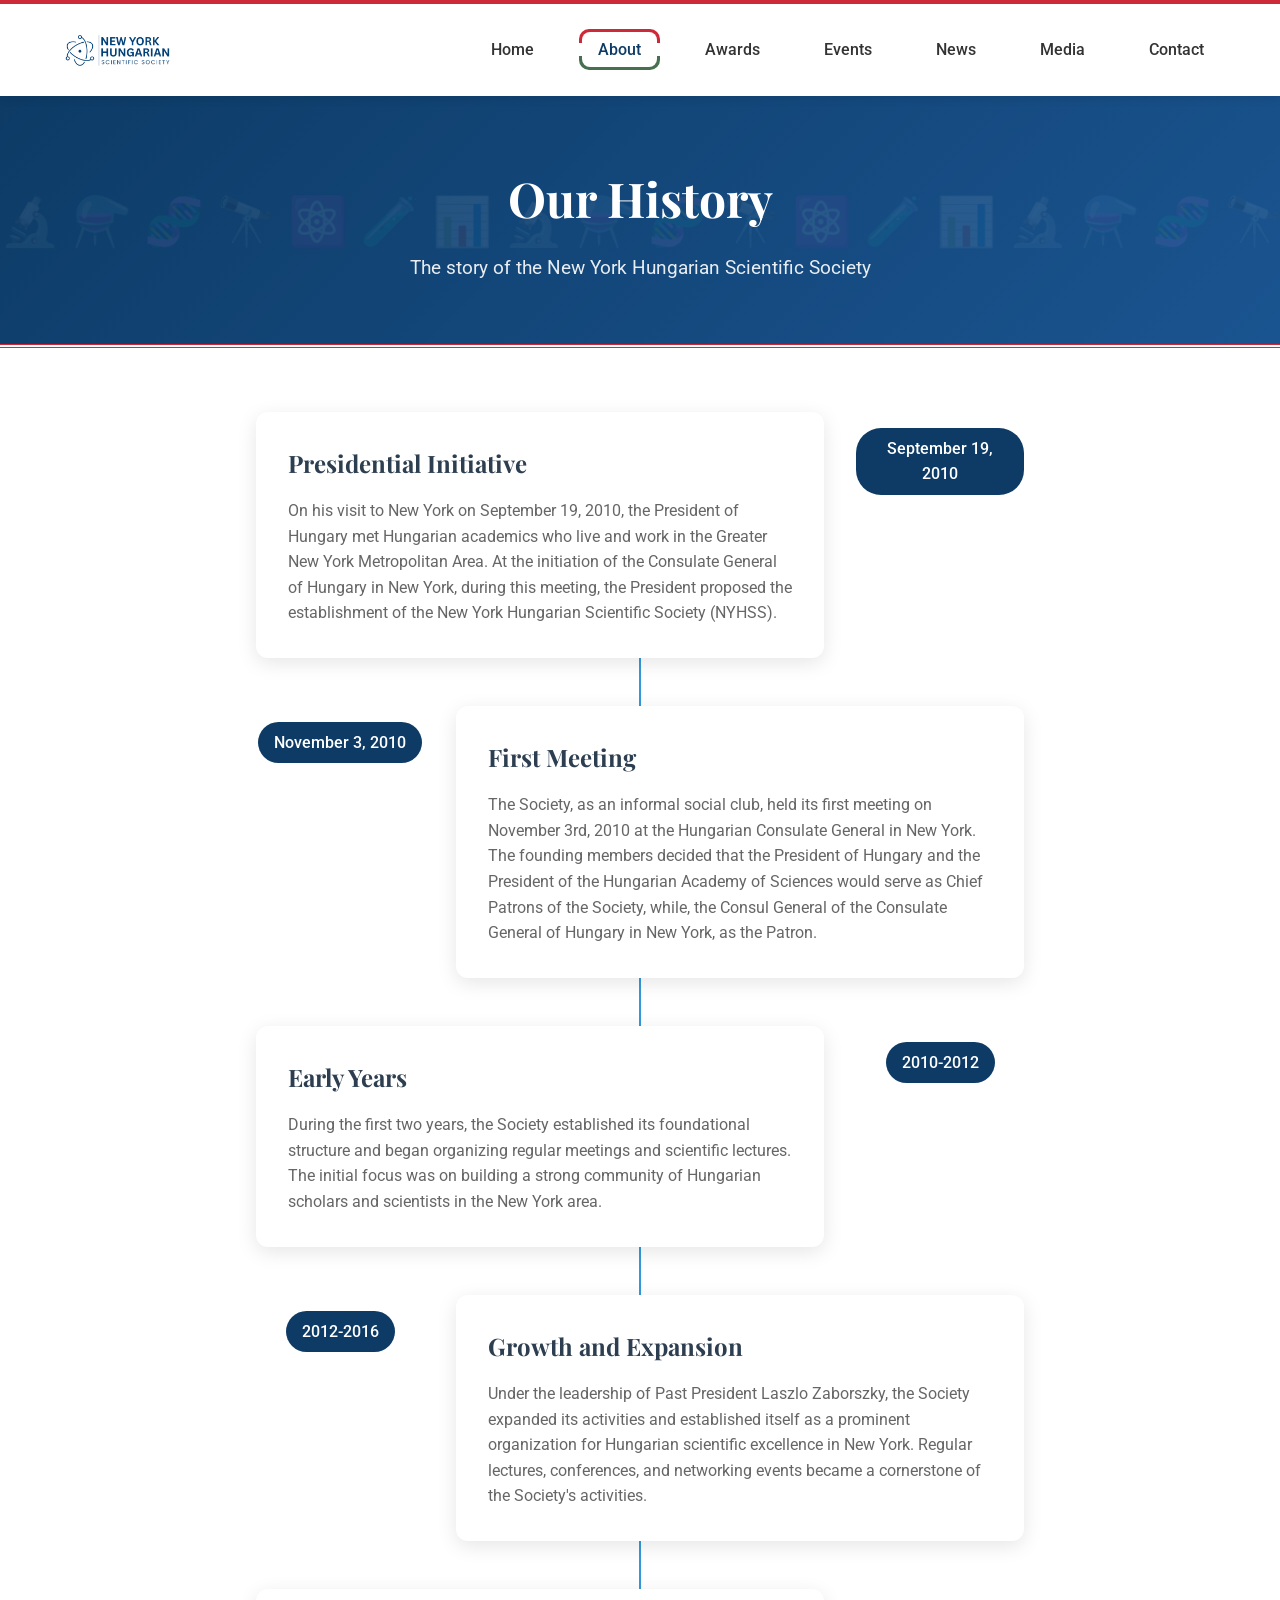
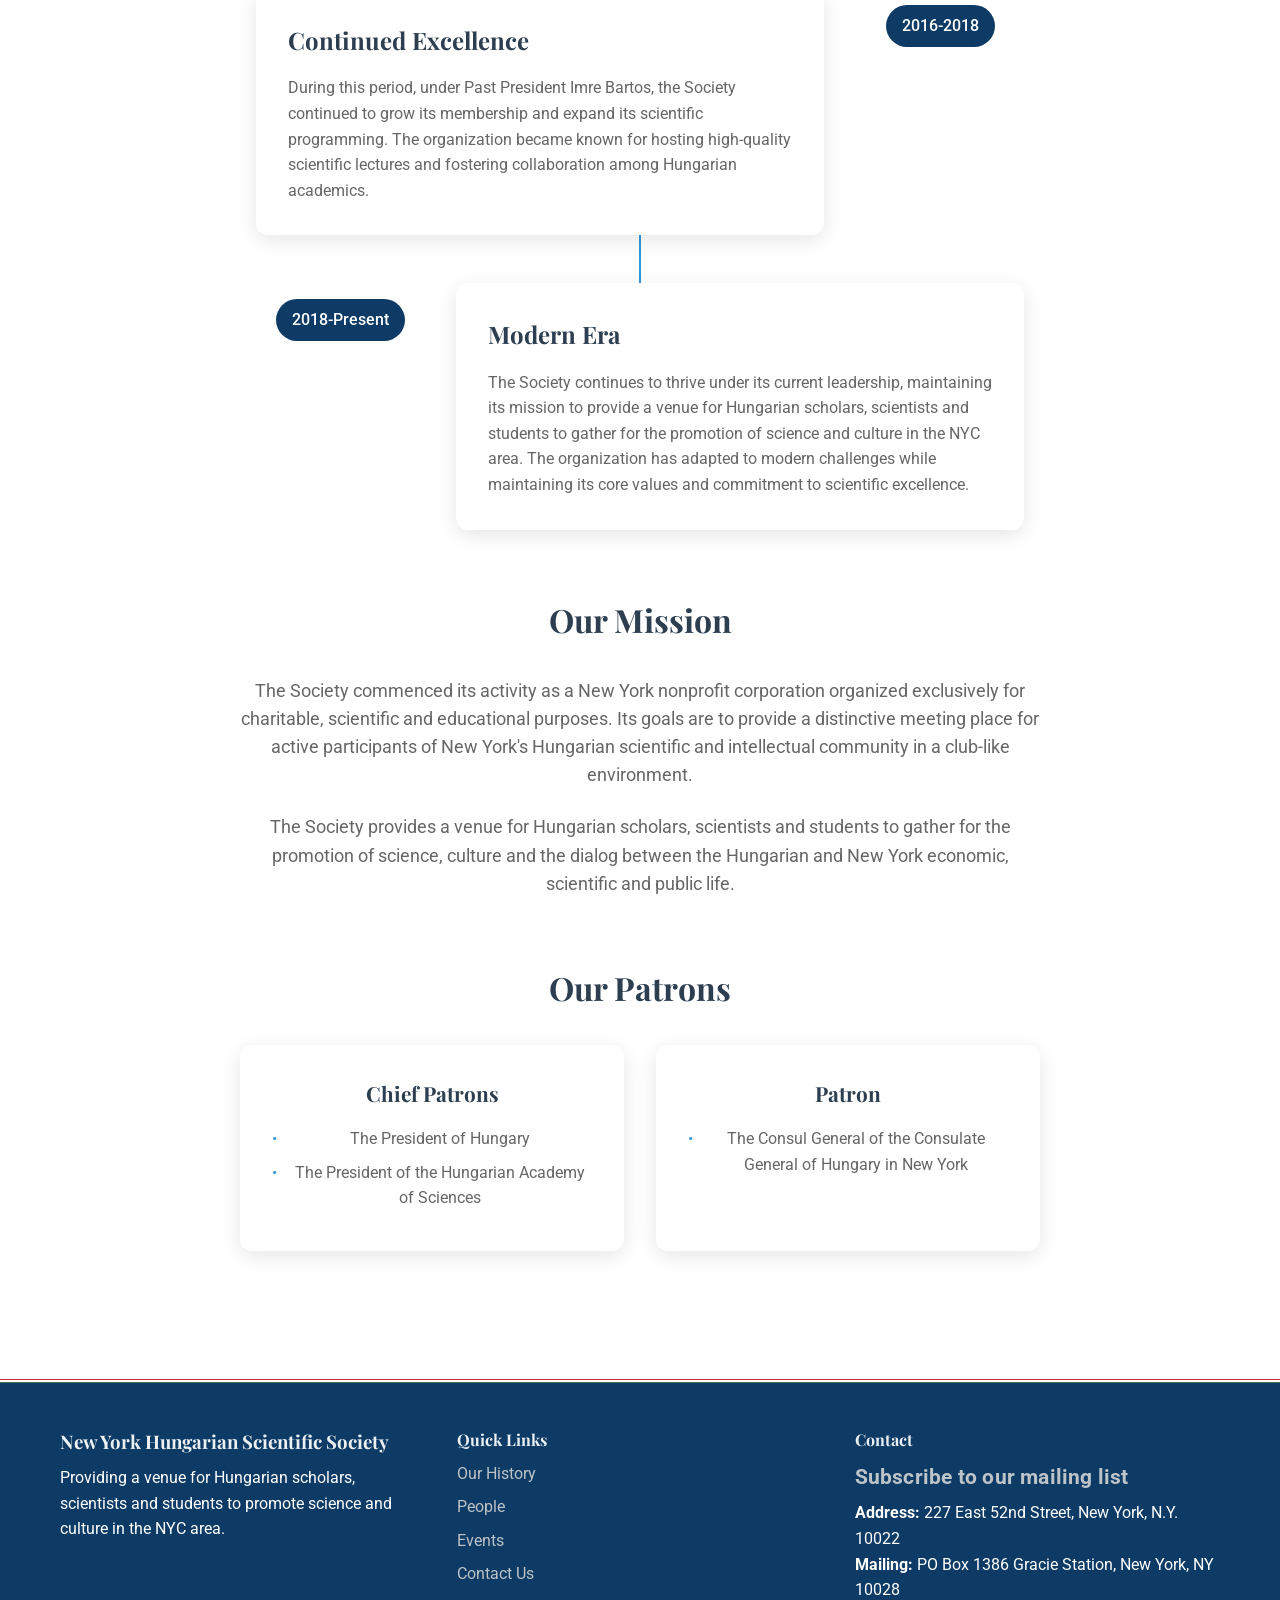
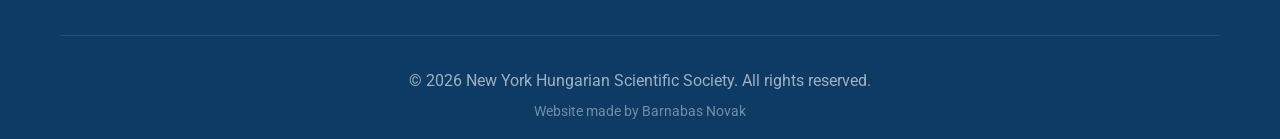
<file: history.html>
<!DOCTYPE html>
<html lang="en">
<head>
    <!-- Google tag (gtag.js) -->
    <script async src="https://www.googletagmanager.com/gtag/js?id=G-457080VB3E"></script>
    <script>
      window.dataLayer = window.dataLayer || [];
      function gtag(){dataLayer.push(arguments);}
      gtag('js', new Date());
      gtag('config', 'G-457080VB3E');
    </script>
    <meta charset="UTF-8">
    <meta name="viewport" content="width=device-width, initial-scale=1.0">
    <title>Our History — New York Hungarian Scientific Society</title>
    <link rel="icon" type="image/png" href="images/NYHSSfavicon.png">
    <link rel="apple-touch-icon" href="images/NYHSSfavicon.png">
    <meta property="og:title" content="Our History — New York Hungarian Scientific Society">
    <meta property="og:description" content="The story of the New York Hungarian Scientific Society since 2010.">
    <meta property="og:image" content="images/NYHSS_logo.png">
    <meta property="og:type" content="website">
    <link rel="stylesheet" href="styles.css">
    <link rel="preconnect" href="https://fonts.googleapis.com">
    <link rel="preconnect" href="https://fonts.gstatic.com" crossorigin>
    <link href="https://fonts.googleapis.com/css2?family=Roboto:wght@300;400;500;700&family=Playfair+Display:wght@400;700&display=swap" rel="stylesheet">
</head>
<body>
    <header class="header">
        <div class="container">
            <div class="header-content">
                <div class="logo">
                    <a href="index.html">
                        <img src="images/NYHSS_logo_transparent.png" alt="New York Hungarian Scientific Society" class="logo-img">
                    </a>
                </div>
                <nav class="main-nav">
                    <ul class="nav-list">
                        <li><a href="index.html" class="nav-link">Home</a></li>
                        <li class="dropdown">
                            <a href="#" class="nav-link active">About</a>
                            <ul class="dropdown-menu">
                                <li><a href="history.html" class="active">Our History</a></li>
                                <li><a href="people.html">People</a></li>
                                <li><a href="founding-members.html">Founding Members</a></li>
                                <li><a href="bylaws.html">Bylaws</a></li>
                            </ul>
                        </li>
                        <li class="dropdown">
                            <a href="#" class="nav-link">Awards</a>
                            <ul class="dropdown-menu">
                                <li><a href="awardees.html">Previous Awardees</a></li>
                                <li><a href="call-for-abstract.html">Call for Abstract</a></li>
                            </ul>
                        </li>
                        <li class="dropdown">
                            <a href="#" class="nav-link">Events</a>
                            <ul class="dropdown-menu">
                                <li><a href="events.html">Upcoming Events</a></li>
                                <li><a href="lectures.html">Past Lectures</a></li>
                            </ul>
                        </li>
                        <li><a href="news.html" class="nav-link">News</a></li>
                        <li class="dropdown">
                            <a href="#" class="nav-link">Media</a>
                            <ul class="dropdown-menu">
                                <li><a href="photos.html">Event Photos</a></li>
                                <li><a href="videos.html">Videos</a></li>
                                <li><a href="archives.html">Archives</a></li>
                            </ul>
                        </li>
                        <li><a href="contact.html" class="nav-link">Contact</a></li>
                    </ul>
                </nav>
                <button class="mobile-menu-toggle" aria-label="Toggle mobile menu">
                    <span></span>
                    <span></span>
                    <span></span>
                </button>
            </div>
        </div>
    </header>

    <main class="main">
        <section class="page-header">
            <div class="container">
                <h1>Our History</h1>
                <p>The story of the New York Hungarian Scientific Society</p>
            </div>
        </section>

        <section class="history-content">
            <div class="container">
                <div class="history-timeline">
                    <div class="timeline-item">
                        <div class="timeline-date">
                            <span class="date">September 19, 2010</span>
                        </div>
                        <div class="timeline-content">
                            <h3>Presidential Initiative</h3>
                            <p>On his visit to New York on September 19, 2010, the President of Hungary met Hungarian academics who live and work in the Greater New York Metropolitan Area. At the initiation of the Consulate General of Hungary in New York, during this meeting, the President proposed the establishment of the New York Hungarian Scientific Society (NYHSS).</p>
                        </div>
                    </div>

                    <div class="timeline-item">
                        <div class="timeline-date">
                            <span class="date">November 3, 2010</span>
                        </div>
                        <div class="timeline-content">
                            <h3>First Meeting</h3>
                            <p>The Society, as an informal social club, held its first meeting on November 3rd, 2010 at the Hungarian Consulate General in New York. The founding members decided that the President of Hungary and the President of the Hungarian Academy of Sciences would serve as Chief Patrons of the Society, while, the Consul General of the Consulate General of Hungary in New York, as the Patron.</p>
                        </div>
                    </div>

                    <div class="timeline-item">
                        <div class="timeline-date">
                            <span class="date">2010-2012</span>
                        </div>
                        <div class="timeline-content">
                            <h3>Early Years</h3>
                            <p>During the first two years, the Society established its foundational structure and began organizing regular meetings and scientific lectures. The initial focus was on building a strong community of Hungarian scholars and scientists in the New York area.</p>
                        </div>
                    </div>

                    <div class="timeline-item">
                        <div class="timeline-date">
                            <span class="date">2012-2016</span>
                        </div>
                        <div class="timeline-content">
                            <h3>Growth and Expansion</h3>
                            <p>Under the leadership of Past President Laszlo Zaborszky, the Society expanded its activities and established itself as a prominent organization for Hungarian scientific excellence in New York. Regular lectures, conferences, and networking events became a cornerstone of the Society's activities.</p>
                        </div>
                    </div>

                    <div class="timeline-item">
                        <div class="timeline-date">
                            <span class="date">2016-2018</span>
                        </div>
                        <div class="timeline-content">
                            <h3>Continued Excellence</h3>
                            <p>During this period, under Past President Imre Bartos, the Society continued to grow its membership and expand its scientific programming. The organization became known for hosting high-quality scientific lectures and fostering collaboration among Hungarian academics.</p>
                        </div>
                    </div>

                    <div class="timeline-item">
                        <div class="timeline-date">
                            <span class="date">2018-Present</span>
                        </div>
                        <div class="timeline-content">
                            <h3>Modern Era</h3>
                            <p>The Society continues to thrive under its current leadership, maintaining its mission to provide a venue for Hungarian scholars, scientists and students to gather for the promotion of science and culture in the NYC area. The organization has adapted to modern challenges while maintaining its core values and commitment to scientific excellence.</p>
                        </div>
                    </div>
                </div>

                <div class="mission-section">
                    <h2>Our Mission</h2>
                    <p>The Society commenced its activity as a New York nonprofit corporation organized exclusively for charitable, scientific and educational purposes. Its goals are to provide a distinctive meeting place for active participants of New York's Hungarian scientific and intellectual community in a club-like environment.</p>
                    <p>The Society provides a venue for Hungarian scholars, scientists and students to gather for the promotion of science, culture and the dialog between the Hungarian and New York economic, scientific and public life.</p>
                </div>

                <div class="patrons-section">
                    <h2>Our Patrons</h2>
                    <div class="patrons-grid">
                        <div class="patron-card">
                            <h3>Chief Patrons</h3>
                            <ul>
                                <li>The President of Hungary</li>
                                <li>The President of the Hungarian Academy of Sciences</li>
                            </ul>
                        </div>
                        <div class="patron-card">
                            <h3>Patron</h3>
                            <ul>
                                <li>The Consul General of the Consulate General of Hungary in New York</li>
                            </ul>
                        </div>
                    </div>
                </div>
            </div>
        </section>
    </main>

    <footer class="footer">
        <div class="container">
            <div class="footer-content">
                <div class="footer-section">
                    <h3>New York Hungarian Scientific Society</h3>
                    <p>Providing a venue for Hungarian scholars, scientists and students to promote science and culture in the NYC area.</p>
                </div>
                <div class="footer-section">
                    <h4>Quick Links</h4>
                    <ul>
                        <li><a href="history.html">Our History</a></li>
                        <li><a href="people.html">People</a></li>
                        <li><a href="events.html">Events</a></li>
                        <li><a href="contact.html">Contact Us</a></li>
                    </ul>
                </div>
                <div class="footer-section">
                    <h4>Contact</h4>
                    <p><a href="contact.html#subscribe" class="footer-subscribe-link">Subscribe to our mailing list</a></p>
                    <p><strong>Address:</strong> 227 East 52nd Street, New York, N.Y. 10022</p>
                    <p><strong>Mailing:</strong> PO Box 1386 Gracie Station, New York, NY 10028</p>
                </div>
            </div>
            <div class="footer-bottom">
                <p>&copy; 2026 New York Hungarian Scientific Society. All rights reserved.</p>
                <p class="website-credit">Website made by <a href="https://www.linkedin.com/in/barnabas-novak/" target="_blank">Barnabas Novak</a></p>
            </div>
        </div>
    </footer>

    <script src="script.js"></script>
</body>
</html>
</file>
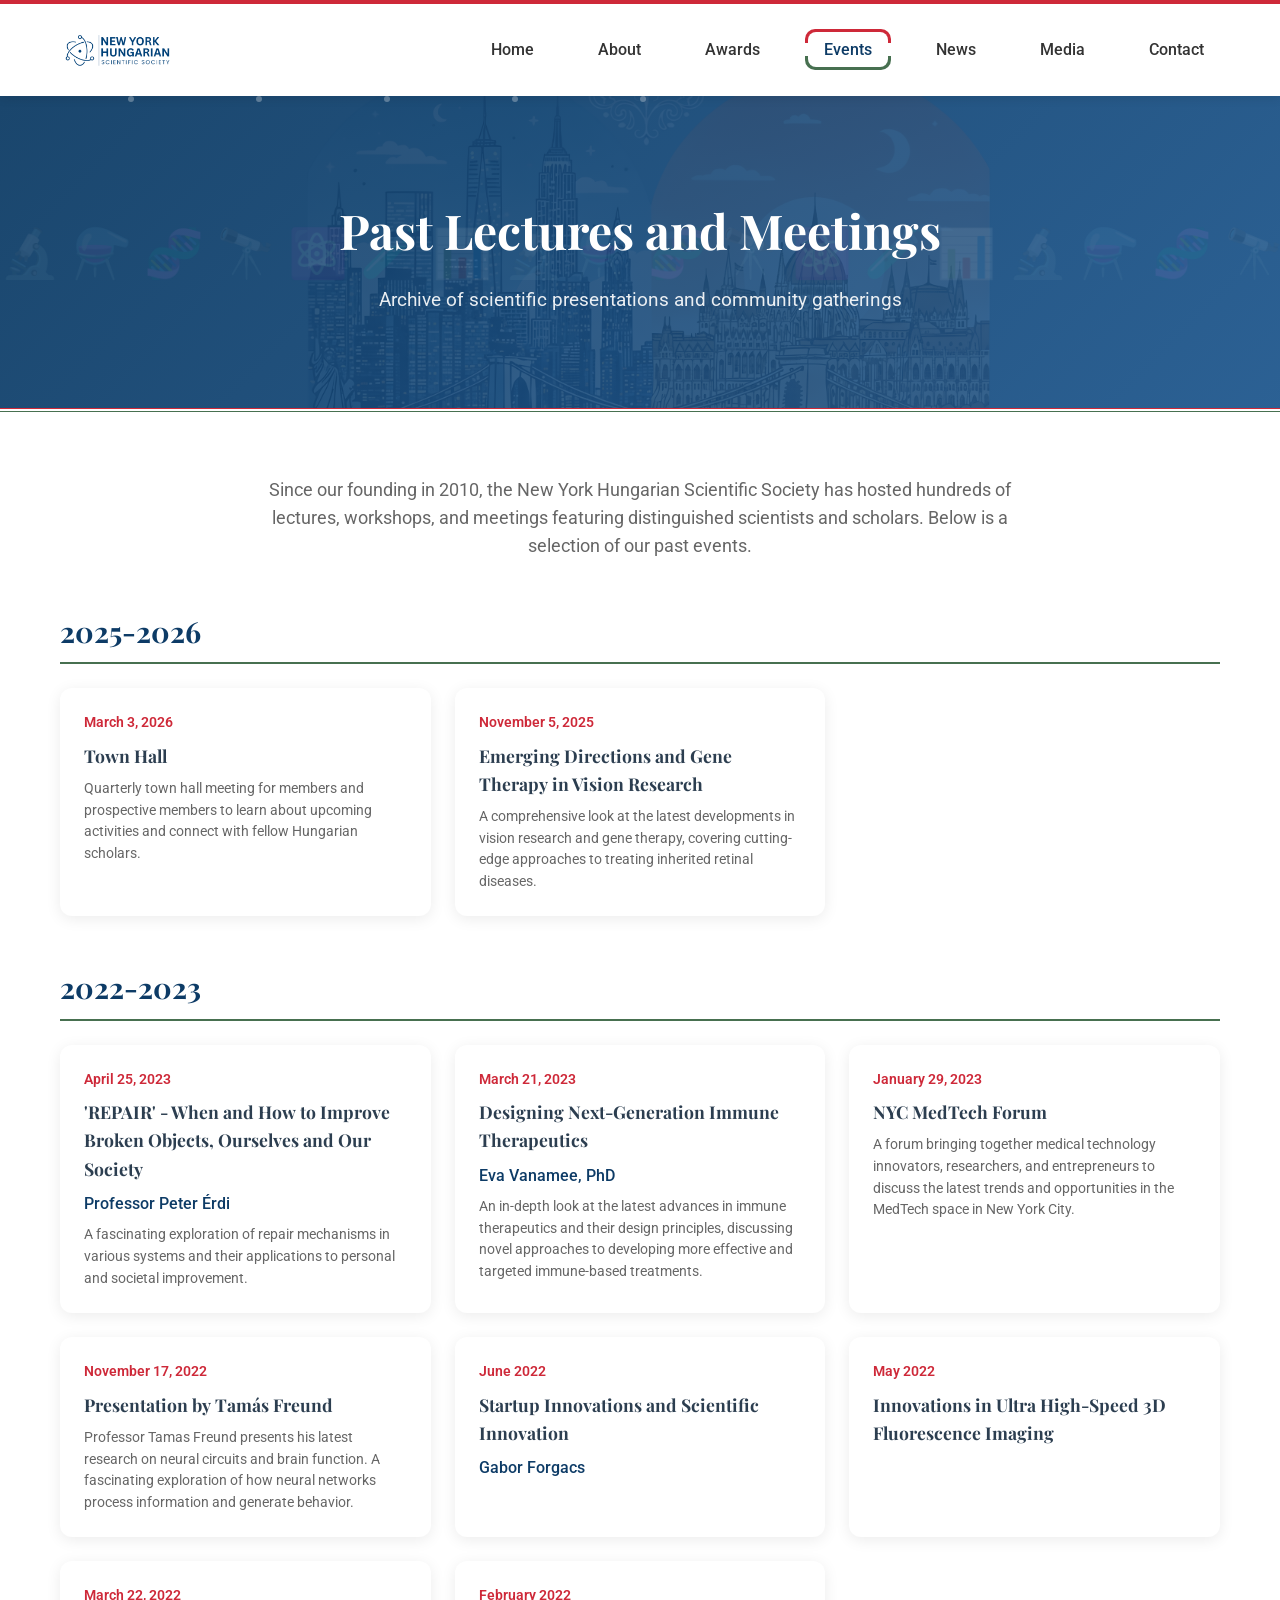
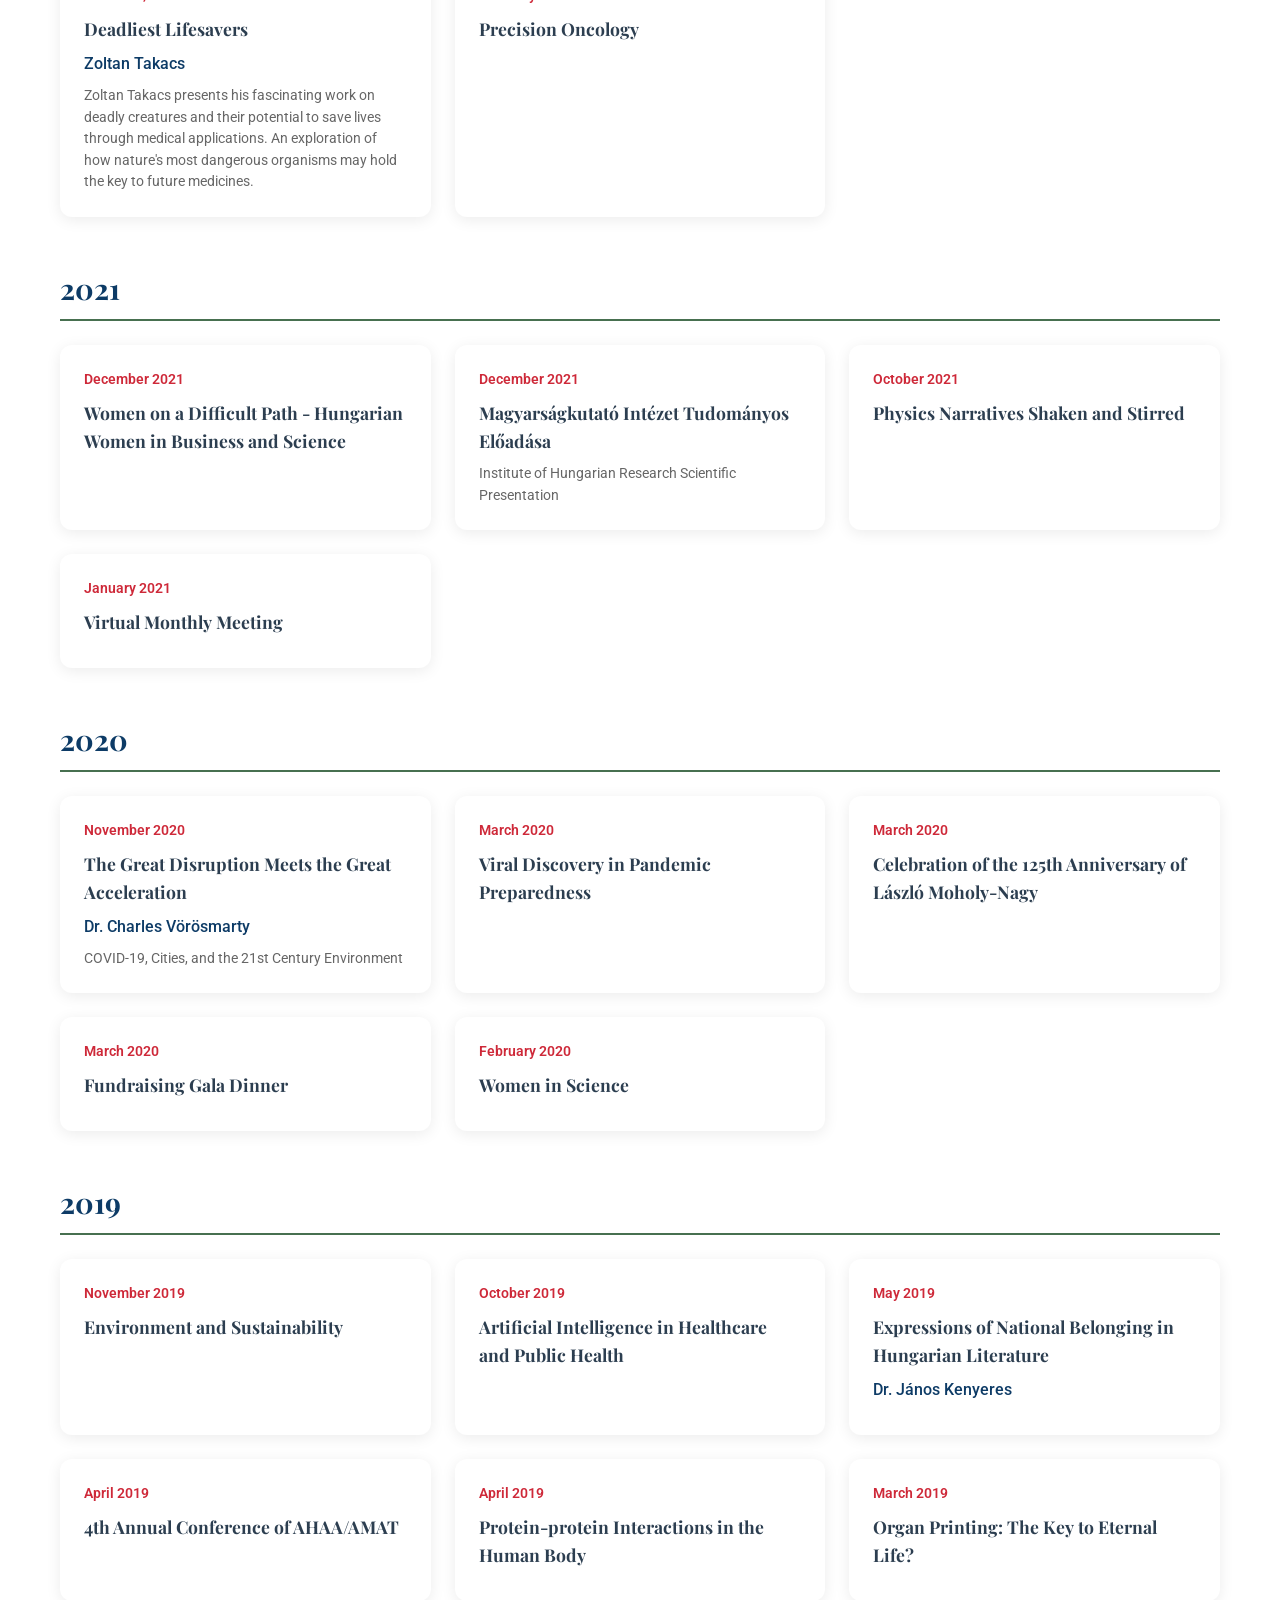
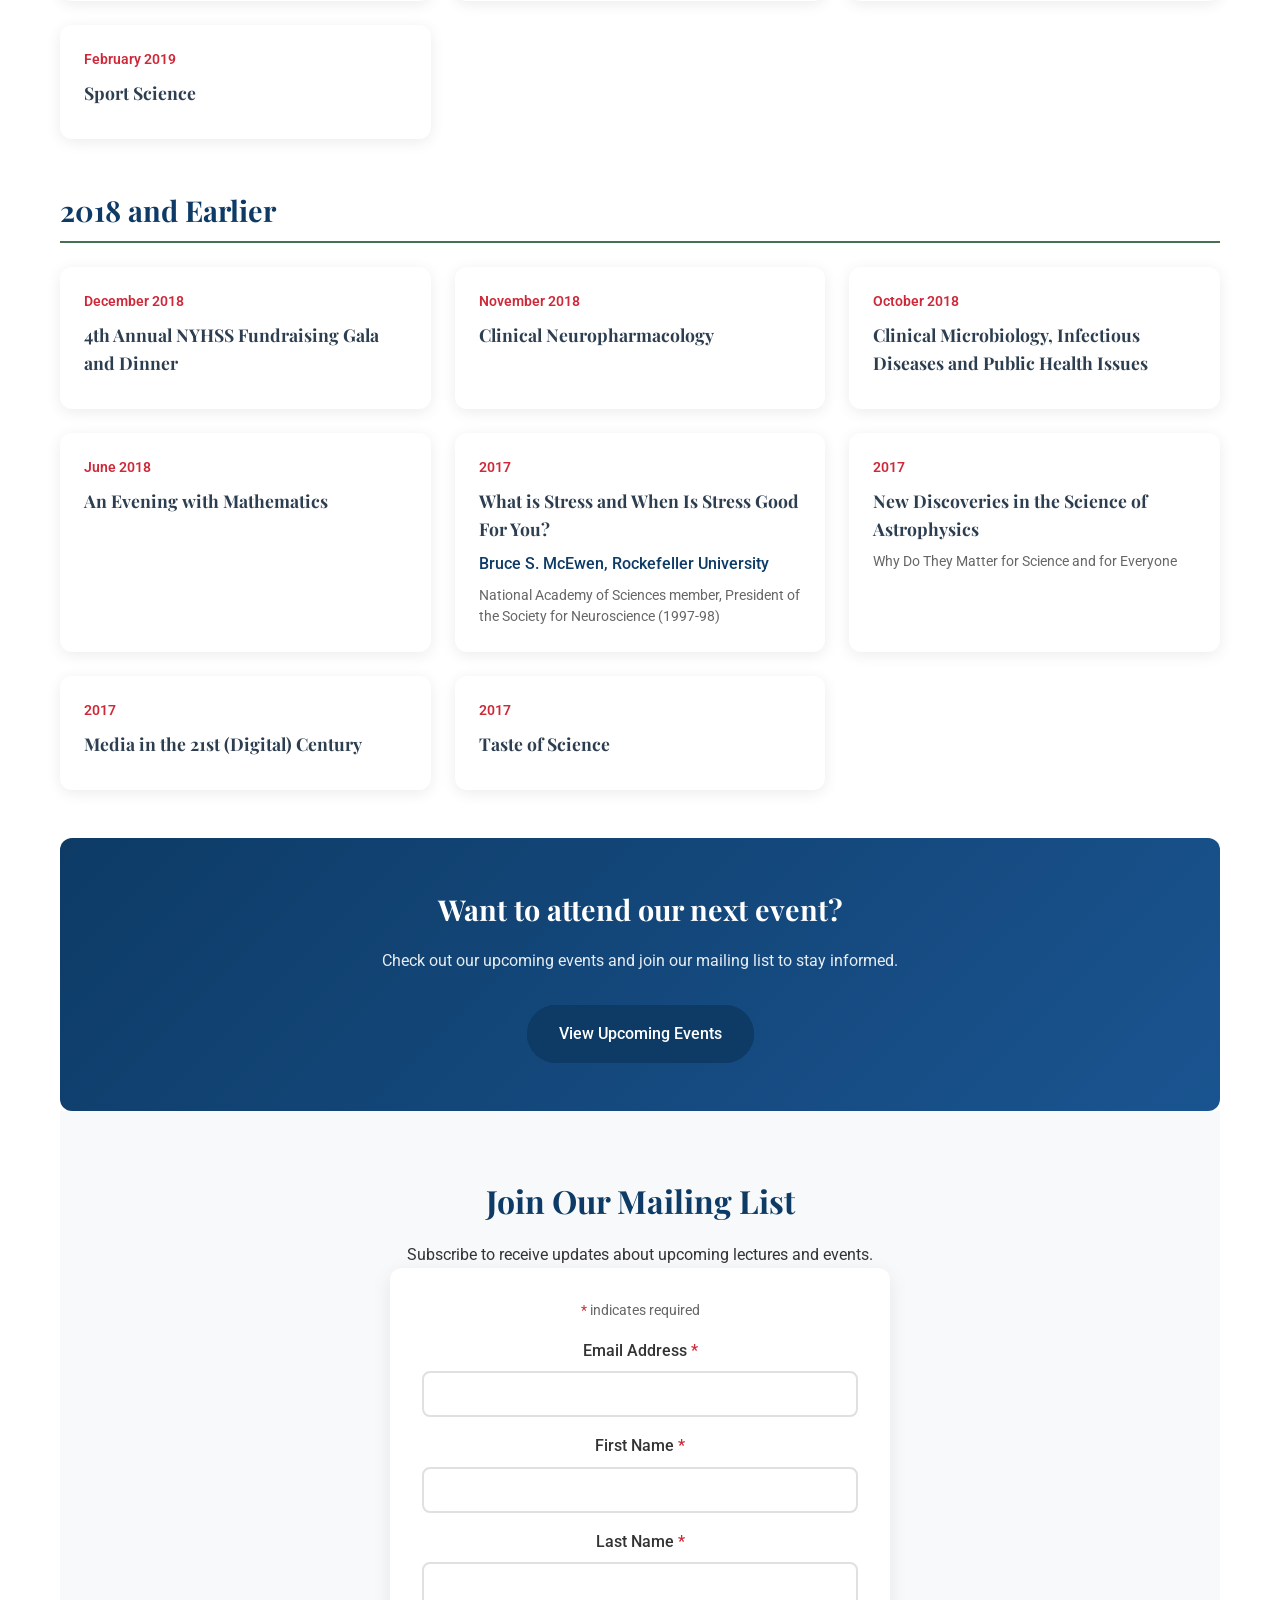
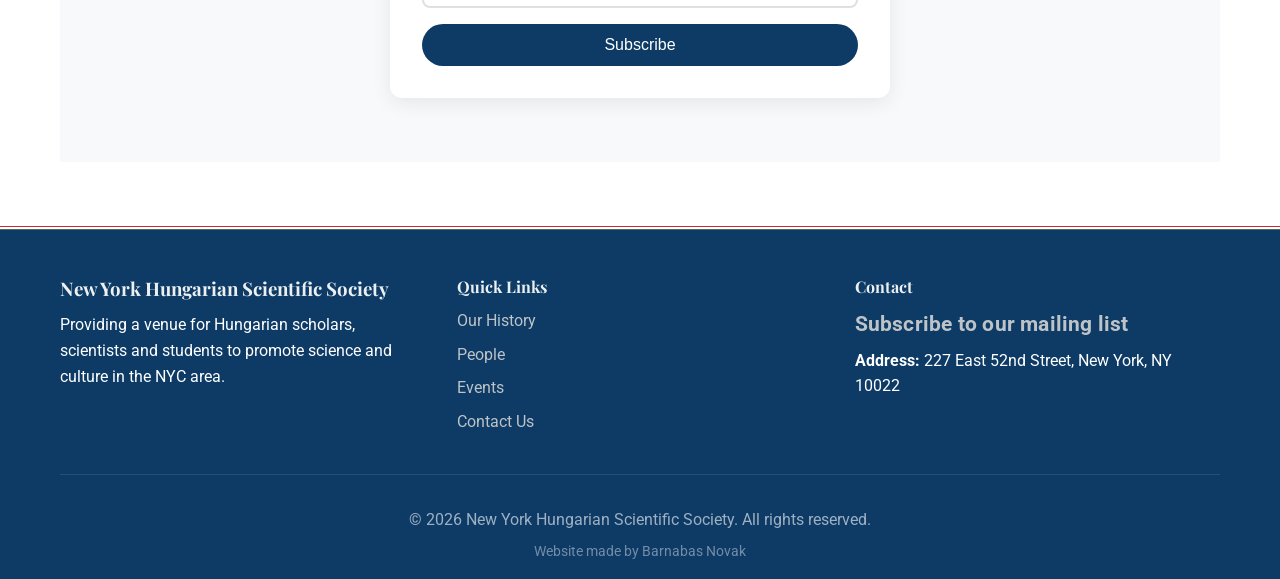
<file: lectures.html>
<!DOCTYPE html>
<html lang="en">
<head>
    <!-- Google tag (gtag.js) -->
    <script async src="https://www.googletagmanager.com/gtag/js?id=G-457080VB3E"></script>
    <script>
      window.dataLayer = window.dataLayer || [];
      function gtag(){dataLayer.push(arguments);}
      gtag('js', new Date());
      gtag('config', 'G-457080VB3E');
    </script>
    <meta charset="UTF-8">
    <meta name="viewport" content="width=device-width, initial-scale=1.0">
    <title>Past Lectures and Meetings — New York Hungarian Scientific Society</title>
    <link rel="icon" type="image/png" href="images/NYHSSfavicon.png">
    <link rel="apple-touch-icon" href="images/NYHSSfavicon.png">
    <meta property="og:title" content="Past Lectures — New York Hungarian Scientific Society">
    <meta property="og:description" content="Archive of scientific lectures and meetings hosted by the NYHSS.">
    <meta property="og:image" content="images/NYHSS_logo.png">
    <meta property="og:type" content="website">
    <link rel="stylesheet" href="styles.css">
    <link rel="preconnect" href="https://fonts.googleapis.com">
    <link rel="preconnect" href="https://fonts.gstatic.com" crossorigin>
    <link href="https://fonts.googleapis.com/css2?family=Roboto:wght@300;400;500;700&family=Playfair+Display:wght@400;700&display=swap" rel="stylesheet">
</head>
<body>
    <header class="header">
        <div class="container">
            <div class="header-content">
                <div class="logo">
                    <a href="index.html">
                        <img src="images/NYHSS_logo_transparent.png" alt="New York Hungarian Scientific Society" class="logo-img">
                    </a>
                </div>
                <nav class="main-nav">
                    <ul class="nav-list">
                        <li><a href="index.html" class="nav-link">Home</a></li>
                        <li class="dropdown">
                            <a href="#" class="nav-link">About</a>
                            <ul class="dropdown-menu">
                                <li><a href="history.html">Our History</a></li>
                                <li><a href="people.html">People</a></li>
                                <li><a href="founding-members.html">Founding Members</a></li>
                                <li><a href="bylaws.html">Bylaws</a></li>
                            </ul>
                        </li>
                        <li class="dropdown">
                            <a href="#" class="nav-link">Awards</a>
                            <ul class="dropdown-menu">
                                <li><a href="awardees.html">Previous Awardees</a></li>
                                <li><a href="call-for-abstract.html">Call for Abstract</a></li>
                            </ul>
                        </li>
                        <li class="dropdown">
                            <a href="#" class="nav-link active">Events</a>
                            <ul class="dropdown-menu">
                                <li><a href="events.html">Upcoming Events</a></li>
                                <li><a href="lectures.html" class="active">Past Lectures</a></li>
                            </ul>
                        </li>
                        <li><a href="news.html" class="nav-link">News</a></li>
                        <li class="dropdown">
                            <a href="#" class="nav-link">Media</a>
                            <ul class="dropdown-menu">
                                <li><a href="photos.html">Event Photos</a></li>
                                <li><a href="videos.html">Videos</a></li>
                                <li><a href="archives.html">Archives</a></li>
                            </ul>
                        </li>
                        <li><a href="contact.html" class="nav-link">Contact</a></li>
                    </ul>
                </nav>
                <button class="mobile-menu-toggle" aria-label="Toggle mobile menu">
                    <span></span>
                    <span></span>
                    <span></span>
                </button>
            </div>
        </div>
    </header>

    <main class="main">
        <section class="page-header with-image">
            <div class="particles-container">
                <div class="particle"></div>
                <div class="particle"></div>
                <div class="particle"></div>
                <div class="particle"></div>
                <div class="particle"></div>
            </div>
            <div class="container">
                <h1>Past Lectures and Meetings</h1>
                <p>Archive of scientific presentations and community gatherings</p>
            </div>
        </section>

        <section class="lectures-content">
            <div class="container">
                <div class="lectures-intro">
                    <p>Since our founding in 2010, the New York Hungarian Scientific Society has hosted hundreds of lectures, workshops, and meetings featuring distinguished scientists and scholars. Below is a selection of our past events.</p>
                </div>

                <div class="lectures-year">
                    <h2>2025-2026</h2>
                    <div class="lectures-list">
                        <div class="lecture-card">
                            <div class="lecture-date">March 3, 2026</div>
                            <h3>Town Hall</h3>
                            <p class="description">Quarterly town hall meeting for members and prospective members to learn about upcoming activities and connect with fellow Hungarian scholars.</p>
                        </div>
                        <div class="lecture-card">
                            <div class="lecture-date">November 5, 2025</div>
                            <h3>Emerging Directions and Gene Therapy in Vision Research</h3>
                            <p class="description">A comprehensive look at the latest developments in vision research and gene therapy, covering cutting-edge approaches to treating inherited retinal diseases.</p>
                        </div>
                    </div>
                </div>

                <div class="lectures-year">
                    <h2>2022-2023</h2>
                    <div class="lectures-list">
                        <div class="lecture-card">
                            <div class="lecture-date">April 25, 2023</div>
                            <h3>'REPAIR' - When and How to Improve Broken Objects, Ourselves and Our Society</h3>
                            <p class="speaker">Professor Peter Érdi</p>
                            <p class="description">A fascinating exploration of repair mechanisms in various systems and their applications to personal and societal improvement.</p>
                        </div>
                        <div class="lecture-card">
                            <div class="lecture-date">March 21, 2023</div>
                            <h3>Designing Next-Generation Immune Therapeutics</h3>
                            <p class="speaker">Eva Vanamee, PhD</p>
                            <p class="description">An in-depth look at the latest advances in immune therapeutics and their design principles, discussing novel approaches to developing more effective and targeted immune-based treatments.</p>
                        </div>
                        <div class="lecture-card">
                            <div class="lecture-date">January 29, 2023</div>
                            <h3>NYC MedTech Forum</h3>
                            <p class="description">A forum bringing together medical technology innovators, researchers, and entrepreneurs to discuss the latest trends and opportunities in the MedTech space in New York City.</p>
                        </div>
                        <div class="lecture-card">
                            <div class="lecture-date">November 17, 2022</div>
                            <h3>Presentation by Tamás Freund</h3>
                            <p class="description">Professor Tamas Freund presents his latest research on neural circuits and brain function. A fascinating exploration of how neural networks process information and generate behavior.</p>
                        </div>
                        <div class="lecture-card">
                            <div class="lecture-date">June 2022</div>
                            <h3>Startup Innovations and Scientific Innovation</h3>
                            <p class="speaker">Gabor Forgacs</p>
                        </div>
                        <div class="lecture-card">
                            <div class="lecture-date">May 2022</div>
                            <h3>Innovations in Ultra High-Speed 3D Fluorescence Imaging</h3>
                        </div>
                        <div class="lecture-card">
                            <div class="lecture-date">March 22, 2022</div>
                            <h3>Deadliest Lifesavers</h3>
                            <p class="speaker">Zoltan Takacs</p>
                            <p class="description">Zoltan Takacs presents his fascinating work on deadly creatures and their potential to save lives through medical applications. An exploration of how nature's most dangerous organisms may hold the key to future medicines.</p>
                        </div>
                        <div class="lecture-card">
                            <div class="lecture-date">February 2022</div>
                            <h3>Precision Oncology</h3>
                        </div>
                    </div>
                </div>

                <div class="lectures-year">
                    <h2>2021</h2>
                    <div class="lectures-list">
                        <div class="lecture-card">
                            <div class="lecture-date">December 2021</div>
                            <h3>Women on a Difficult Path - Hungarian Women in Business and Science</h3>
                        </div>
                        <div class="lecture-card">
                            <div class="lecture-date">December 2021</div>
                            <h3>Magyarságkutató Intézet Tudományos Előadása</h3>
                            <p class="description">Institute of Hungarian Research Scientific Presentation</p>
                        </div>
                        <div class="lecture-card">
                            <div class="lecture-date">October 2021</div>
                            <h3>Physics Narratives Shaken and Stirred</h3>
                        </div>
                        <div class="lecture-card">
                            <div class="lecture-date">January 2021</div>
                            <h3>Virtual Monthly Meeting</h3>
                        </div>
                    </div>
                </div>

                <div class="lectures-year">
                    <h2>2020</h2>
                    <div class="lectures-list">
                        <div class="lecture-card">
                            <div class="lecture-date">November 2020</div>
                            <h3>The Great Disruption Meets the Great Acceleration</h3>
                            <p class="speaker">Dr. Charles Vörösmarty</p>
                            <p class="description">COVID-19, Cities, and the 21st Century Environment</p>
                        </div>
                        <div class="lecture-card">
                            <div class="lecture-date">March 2020</div>
                            <h3>Viral Discovery in Pandemic Preparedness</h3>
                        </div>
                        <div class="lecture-card">
                            <div class="lecture-date">March 2020</div>
                            <h3>Celebration of the 125th Anniversary of László Moholy-Nagy</h3>
                        </div>
                        <div class="lecture-card">
                            <div class="lecture-date">March 2020</div>
                            <h3>Fundraising Gala Dinner</h3>
                        </div>
                        <div class="lecture-card">
                            <div class="lecture-date">February 2020</div>
                            <h3>Women in Science</h3>
                        </div>
                    </div>
                </div>

                <div class="lectures-year">
                    <h2>2019</h2>
                    <div class="lectures-list">
                        <div class="lecture-card">
                            <div class="lecture-date">November 2019</div>
                            <h3>Environment and Sustainability</h3>
                        </div>
                        <div class="lecture-card">
                            <div class="lecture-date">October 2019</div>
                            <h3>Artificial Intelligence in Healthcare and Public Health</h3>
                        </div>
                        <div class="lecture-card">
                            <div class="lecture-date">May 2019</div>
                            <h3>Expressions of National Belonging in Hungarian Literature</h3>
                            <p class="speaker">Dr. János Kenyeres</p>
                        </div>
                        <div class="lecture-card">
                            <div class="lecture-date">April 2019</div>
                            <h3>4th Annual Conference of AHAA/AMAT</h3>
                        </div>
                        <div class="lecture-card">
                            <div class="lecture-date">April 2019</div>
                            <h3>Protein-protein Interactions in the Human Body</h3>
                        </div>
                        <div class="lecture-card">
                            <div class="lecture-date">March 2019</div>
                            <h3>Organ Printing: The Key to Eternal Life?</h3>
                        </div>
                        <div class="lecture-card">
                            <div class="lecture-date">February 2019</div>
                            <h3>Sport Science</h3>
                        </div>
                    </div>
                </div>

                <div class="lectures-year">
                    <h2>2018 and Earlier</h2>
                    <div class="lectures-list">
                        <div class="lecture-card">
                            <div class="lecture-date">December 2018</div>
                            <h3>4th Annual NYHSS Fundraising Gala and Dinner</h3>
                        </div>
                        <div class="lecture-card">
                            <div class="lecture-date">November 2018</div>
                            <h3>Clinical Neuropharmacology</h3>
                        </div>
                        <div class="lecture-card">
                            <div class="lecture-date">October 2018</div>
                            <h3>Clinical Microbiology, Infectious Diseases and Public Health Issues</h3>
                        </div>
                        <div class="lecture-card">
                            <div class="lecture-date">June 2018</div>
                            <h3>An Evening with Mathematics</h3>
                        </div>
                        <div class="lecture-card">
                            <div class="lecture-date">2017</div>
                            <h3>What is Stress and When Is Stress Good For You?</h3>
                            <p class="speaker">Bruce S. McEwen, Rockefeller University</p>
                            <p class="description">National Academy of Sciences member, President of the Society for Neuroscience (1997-98)</p>
                        </div>
                        <div class="lecture-card">
                            <div class="lecture-date">2017</div>
                            <h3>New Discoveries in the Science of Astrophysics</h3>
                            <p class="description">Why Do They Matter for Science and for Everyone</p>
                        </div>
                        <div class="lecture-card">
                            <div class="lecture-date">2017</div>
                            <h3>Media in the 21st (Digital) Century</h3>
                        </div>
                        <div class="lecture-card">
                            <div class="lecture-date">2017</div>
                            <h3>Taste of Science</h3>
                        </div>
                    </div>
                </div>

                <div class="lectures-cta">
                    <h3>Want to attend our next event?</h3>
                    <p>Check out our upcoming events and join our mailing list to stay informed.</p>
                    <a href="events.html" class="btn btn-primary">View Upcoming Events</a>
                </div>

                <section class="newsletter-section">
                    <div class="container">
                        <h2>Join Our Mailing List</h2>
                        <p>Subscribe to receive updates about upcoming lectures and events.</p>
                        <div id="mc_embed_signup">
                            <form action="https://nyhungarianscientificsociety.us20.list-manage.com/subscribe/post?u=d0404cec4e9617a37ffdb6e69&amp;id=74266d9ab3&amp;f_id=001621eef0" method="post" id="mc-embedded-subscribe-form" name="mc-embedded-subscribe-form" class="validate" target="_blank">
                                <div id="mc_embed_signup_scroll">
                                    <div class="indicates-required"><span class="asterisk">*</span> indicates required</div>
                                    <div class="mc-field-group">
                                        <label for="mce-EMAIL">Email Address <span class="asterisk">*</span></label>
                                        <input type="email" name="EMAIL" class="required email" id="mce-EMAIL" required="" value="">
                                    </div>
                                    <div class="mc-field-group">
                                        <label for="mce-FNAME">First Name <span class="asterisk">*</span></label>
                                        <input type="text" name="FNAME" class="required text" id="mce-FNAME" value="" required="">
                                    </div>
                                    <div class="mc-field-group">
                                        <label for="mce-LNAME">Last Name <span class="asterisk">*</span></label>
                                        <input type="text" name="LNAME" class="required text" id="mce-LNAME" value="" required="">
                                    </div>
                                    <div id="mce-responses" class="clear">
                                        <div class="response" id="mce-error-response" style="display: none;"></div>
                                        <div class="response" id="mce-success-response" style="display: none;"></div>
                                    </div>
                                    <div aria-hidden="true" style="position: absolute; left: -5000px;">
                                        <input type="text" name="b_d0404cec4e9617a37ffdb6e69_74266d9ab3" tabindex="-1" value="">
                                    </div>
                                    <div class="clear">
                                        <input type="submit" name="subscribe" id="mc-embedded-subscribe" class="button" value="Subscribe">
                                    </div>
                                </div>
                            </form>
                        </div>
                    </div>
                </section>
            </div>
        </section>
    </main>

    <footer class="footer">
        <div class="container">
            <div class="footer-content">
                <div class="footer-section">
                    <h3>New York Hungarian Scientific Society</h3>
                    <p>Providing a venue for Hungarian scholars, scientists and students to promote science and culture in the NYC area.</p>
                </div>
                <div class="footer-section">
                    <h4>Quick Links</h4>
                    <ul>
                        <li><a href="history.html">Our History</a></li>
                        <li><a href="people.html">People</a></li>
                        <li><a href="events.html">Events</a></li>
                        <li><a href="contact.html">Contact Us</a></li>
                    </ul>
                </div>
                <div class="footer-section">
                    <h4>Contact</h4>
                    <p><a href="contact.html#subscribe" class="footer-subscribe-link">Subscribe to our mailing list</a></p>
                    <p><strong>Address:</strong> 227 East 52nd Street, New York, NY 10022</p>
                </div>
            </div>
            <div class="footer-bottom">
                <p>&copy; 2026 New York Hungarian Scientific Society. All rights reserved.</p>
                <p class="website-credit">Website made by <a href="https://www.linkedin.com/in/barnabas-novak/" target="_blank">Barnabas Novak</a></p>
            </div>
        </div>
    </footer>

    <script src="script.js"></script>
</body>
</html>
</file>
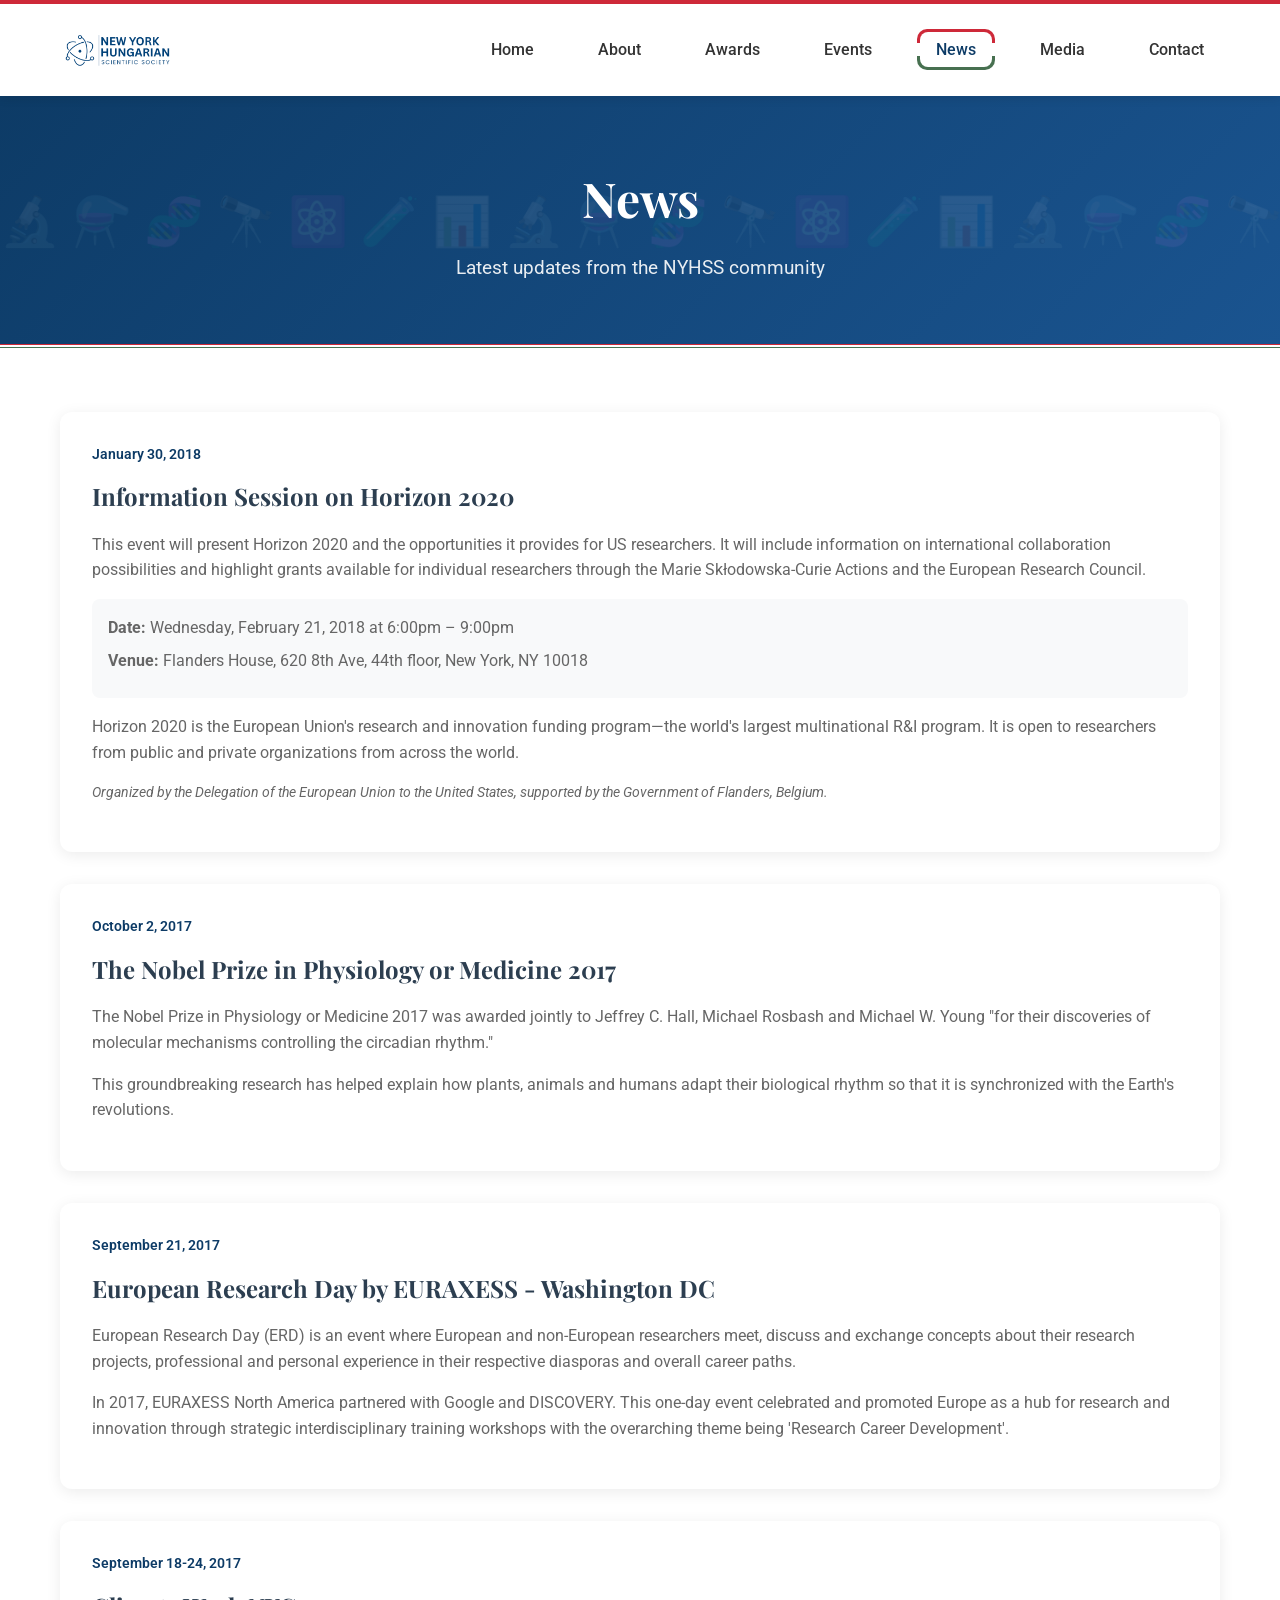
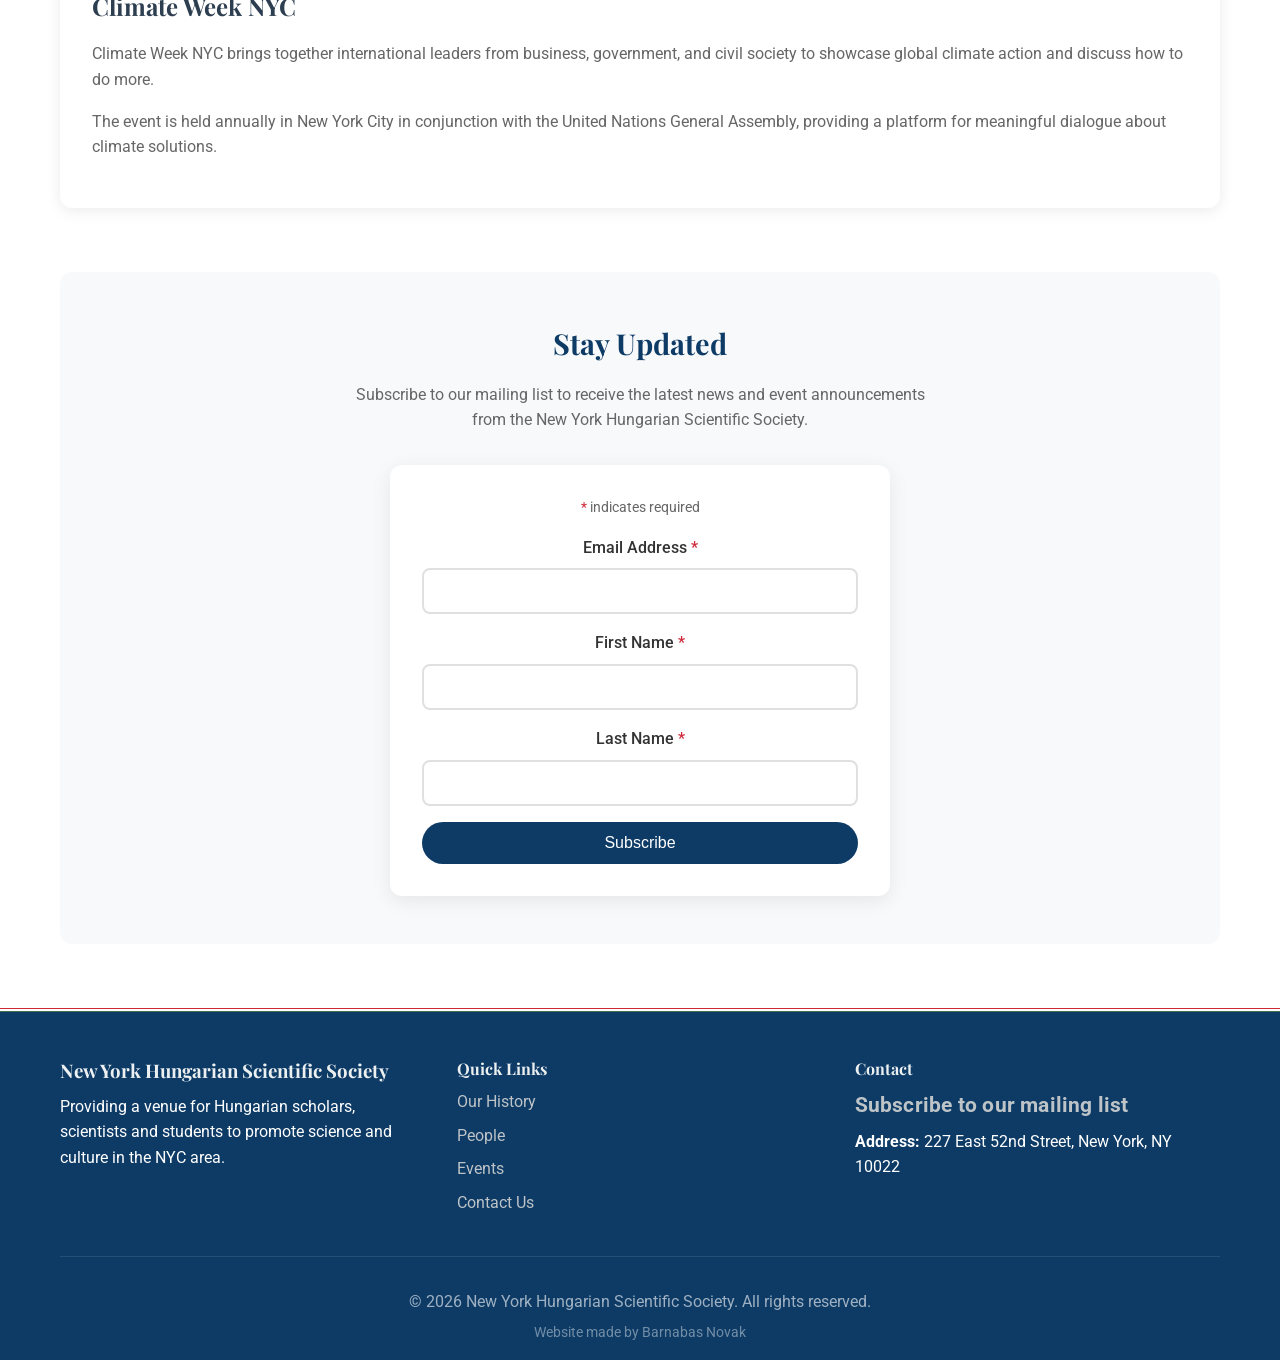
<file: news.html>
<!DOCTYPE html>
<html lang="en">
<head>
    <!-- Google tag (gtag.js) -->
    <script async src="https://www.googletagmanager.com/gtag/js?id=G-457080VB3E"></script>
    <script>
      window.dataLayer = window.dataLayer || [];
      function gtag(){dataLayer.push(arguments);}
      gtag('js', new Date());
      gtag('config', 'G-457080VB3E');
    </script>
    <meta charset="UTF-8">
    <meta name="viewport" content="width=device-width, initial-scale=1.0">
    <title>News — New York Hungarian Scientific Society</title>
    <link rel="icon" type="image/png" href="images/NYHSSfavicon.png">
    <link rel="apple-touch-icon" href="images/NYHSSfavicon.png">
    <meta property="og:title" content="News — New York Hungarian Scientific Society">
    <meta property="og:description" content="Latest news and updates from the NYHSS community.">
    <meta property="og:image" content="images/NYHSS_logo.png">
    <meta property="og:type" content="website">
    <link rel="stylesheet" href="styles.css">
    <link rel="preconnect" href="https://fonts.googleapis.com">
    <link rel="preconnect" href="https://fonts.gstatic.com" crossorigin>
    <link href="https://fonts.googleapis.com/css2?family=Roboto:wght@300;400;500;700&family=Playfair+Display:wght@400;700&display=swap" rel="stylesheet">
</head>
<body>
    <header class="header">
        <div class="container">
            <div class="header-content">
                <div class="logo">
                    <a href="index.html">
                        <img src="images/NYHSS_logo_transparent.png" alt="New York Hungarian Scientific Society" class="logo-img">
                    </a>
                </div>
                <nav class="main-nav">
                    <ul class="nav-list">
                        <li><a href="index.html" class="nav-link">Home</a></li>
                        <li class="dropdown">
                            <a href="#" class="nav-link">About</a>
                            <ul class="dropdown-menu">
                                <li><a href="history.html">Our History</a></li>
                                <li><a href="people.html">People</a></li>
                                <li><a href="founding-members.html">Founding Members</a></li>
                                <li><a href="bylaws.html">Bylaws</a></li>
                            </ul>
                        </li>
                        <li class="dropdown">
                            <a href="#" class="nav-link">Awards</a>
                            <ul class="dropdown-menu">
                                <li><a href="awardees.html">Previous Awardees</a></li>
                                <li><a href="call-for-abstract.html">Call for Abstract</a></li>
                            </ul>
                        </li>
                        <li class="dropdown">
                            <a href="#" class="nav-link">Events</a>
                            <ul class="dropdown-menu">
                                <li><a href="events.html">Upcoming Events</a></li>
                                <li><a href="lectures.html">Past Lectures</a></li>
                            </ul>
                        </li>
                        <li><a href="news.html" class="nav-link active">News</a></li>
                        <li class="dropdown">
                            <a href="#" class="nav-link">Media</a>
                            <ul class="dropdown-menu">
                                <li><a href="photos.html">Event Photos</a></li>
                                <li><a href="videos.html">Videos</a></li>
                                <li><a href="archives.html">Archives</a></li>
                            </ul>
                        </li>
                        <li><a href="contact.html" class="nav-link">Contact</a></li>
                    </ul>
                </nav>
                <button class="mobile-menu-toggle" aria-label="Toggle mobile menu">
                    <span></span>
                    <span></span>
                    <span></span>
                </button>
            </div>
        </div>
    </header>

    <main class="main">
        <section class="page-header">
            <div class="container">
                <h1>News</h1>
                <p>Latest updates from the NYHSS community</p>
            </div>
        </section>

        <section class="news-content">
            <div class="container">
                <div class="news-grid">
                    <article class="news-card">
                        <div class="news-date">January 30, 2018</div>
                        <h2>Information Session on Horizon 2020</h2>
                        <p>This event will present Horizon 2020 and the opportunities it provides for US researchers. It will include information on international collaboration possibilities and highlight grants available for individual researchers through the Marie Skłodowska-Curie Actions and the European Research Council.</p>
                        <div class="news-details">
                            <p><strong>Date:</strong> Wednesday, February 21, 2018 at 6:00pm – 9:00pm</p>
                            <p><strong>Venue:</strong> Flanders House, 620 8th Ave, 44th floor, New York, NY 10018</p>
                        </div>
                        <p>Horizon 2020 is the European Union's research and innovation funding program—the world's largest multinational R&I program. It is open to researchers from public and private organizations from across the world.</p>
                        <p class="news-organizer">Organized by the Delegation of the European Union to the United States, supported by the Government of Flanders, Belgium.</p>
                    </article>

                    <article class="news-card">
                        <div class="news-date">October 2, 2017</div>
                        <h2>The Nobel Prize in Physiology or Medicine 2017</h2>
                        <p>The Nobel Prize in Physiology or Medicine 2017 was awarded jointly to Jeffrey C. Hall, Michael Rosbash and Michael W. Young "for their discoveries of molecular mechanisms controlling the circadian rhythm."</p>
                        <p>This groundbreaking research has helped explain how plants, animals and humans adapt their biological rhythm so that it is synchronized with the Earth's revolutions.</p>
                    </article>

                    <article class="news-card">
                        <div class="news-date">September 21, 2017</div>
                        <h2>European Research Day by EURAXESS - Washington DC</h2>
                        <p>European Research Day (ERD) is an event where European and non-European researchers meet, discuss and exchange concepts about their research projects, professional and personal experience in their respective diasporas and overall career paths.</p>
                        <p>In 2017, EURAXESS North America partnered with Google and DISCOVERY. This one-day event celebrated and promoted Europe as a hub for research and innovation through strategic interdisciplinary training workshops with the overarching theme being 'Research Career Development'.</p>
                    </article>

                    <article class="news-card">
                        <div class="news-date">September 18-24, 2017</div>
                        <h2>Climate Week NYC</h2>
                        <p>Climate Week NYC brings together international leaders from business, government, and civil society to showcase global climate action and discuss how to do more.</p>
                        <p>The event is held annually in New York City in conjunction with the United Nations General Assembly, providing a platform for meaningful dialogue about climate solutions.</p>
                    </article>
                </div>

                <div class="news-subscribe">
                    <h2>Stay Updated</h2>
                    <p>Subscribe to our mailing list to receive the latest news and event announcements from the New York Hungarian Scientific Society.</p>
                    <div id="mc_embed_signup">
                        <form action="https://nyhungarianscientificsociety.us20.list-manage.com/subscribe/post?u=d0404cec4e9617a37ffdb6e69&amp;id=74266d9ab3&amp;f_id=001621eef0" method="post" id="mc-embedded-subscribe-form" name="mc-embedded-subscribe-form" class="validate" target="_blank">
                            <div id="mc_embed_signup_scroll">
                                <div class="indicates-required"><span class="asterisk">*</span> indicates required</div>
                                <div class="mc-field-group">
                                    <label for="mce-EMAIL">Email Address <span class="asterisk">*</span></label>
                                    <input type="email" name="EMAIL" class="required email" id="mce-EMAIL" required="" value="">
                                </div>
                                <div class="mc-field-group">
                                    <label for="mce-FNAME">First Name <span class="asterisk">*</span></label>
                                    <input type="text" name="FNAME" class="required text" id="mce-FNAME" value="" required="">
                                </div>
                                <div class="mc-field-group">
                                    <label for="mce-LNAME">Last Name <span class="asterisk">*</span></label>
                                    <input type="text" name="LNAME" class="required text" id="mce-LNAME" value="" required="">
                                </div>
                                <div id="mce-responses" class="clear">
                                    <div class="response" id="mce-error-response" style="display: none;"></div>
                                    <div class="response" id="mce-success-response" style="display: none;"></div>
                                </div>
                                <div aria-hidden="true" style="position: absolute; left: -5000px;">
                                    <input type="text" name="b_d0404cec4e9617a37ffdb6e69_74266d9ab3" tabindex="-1" value="">
                                </div>
                                <div class="clear">
                                    <input type="submit" name="subscribe" id="mc-embedded-subscribe" class="button" value="Subscribe">
                                </div>
                            </div>
                        </form>
                    </div>
                </div>
            </div>
        </section>
    </main>

    <footer class="footer">
        <div class="container">
            <div class="footer-content">
                <div class="footer-section">
                    <h3>New York Hungarian Scientific Society</h3>
                    <p>Providing a venue for Hungarian scholars, scientists and students to promote science and culture in the NYC area.</p>
                </div>
                <div class="footer-section">
                    <h4>Quick Links</h4>
                    <ul>
                        <li><a href="history.html">Our History</a></li>
                        <li><a href="people.html">People</a></li>
                        <li><a href="events.html">Events</a></li>
                        <li><a href="contact.html">Contact Us</a></li>
                    </ul>
                </div>
                <div class="footer-section">
                    <h4>Contact</h4>
                    <p><a href="contact.html#subscribe" class="footer-subscribe-link">Subscribe to our mailing list</a></p>
                    <p><strong>Address:</strong> 227 East 52nd Street, New York, NY 10022</p>
                </div>
            </div>
            <div class="footer-bottom">
                <p>&copy; 2026 New York Hungarian Scientific Society. All rights reserved.</p>
                <p class="website-credit">Website made by <a href="https://www.linkedin.com/in/barnabas-novak/" target="_blank">Barnabas Novak</a></p>
            </div>
        </div>
    </footer>

    <script src="script.js"></script>
</body>
</html>
</file>
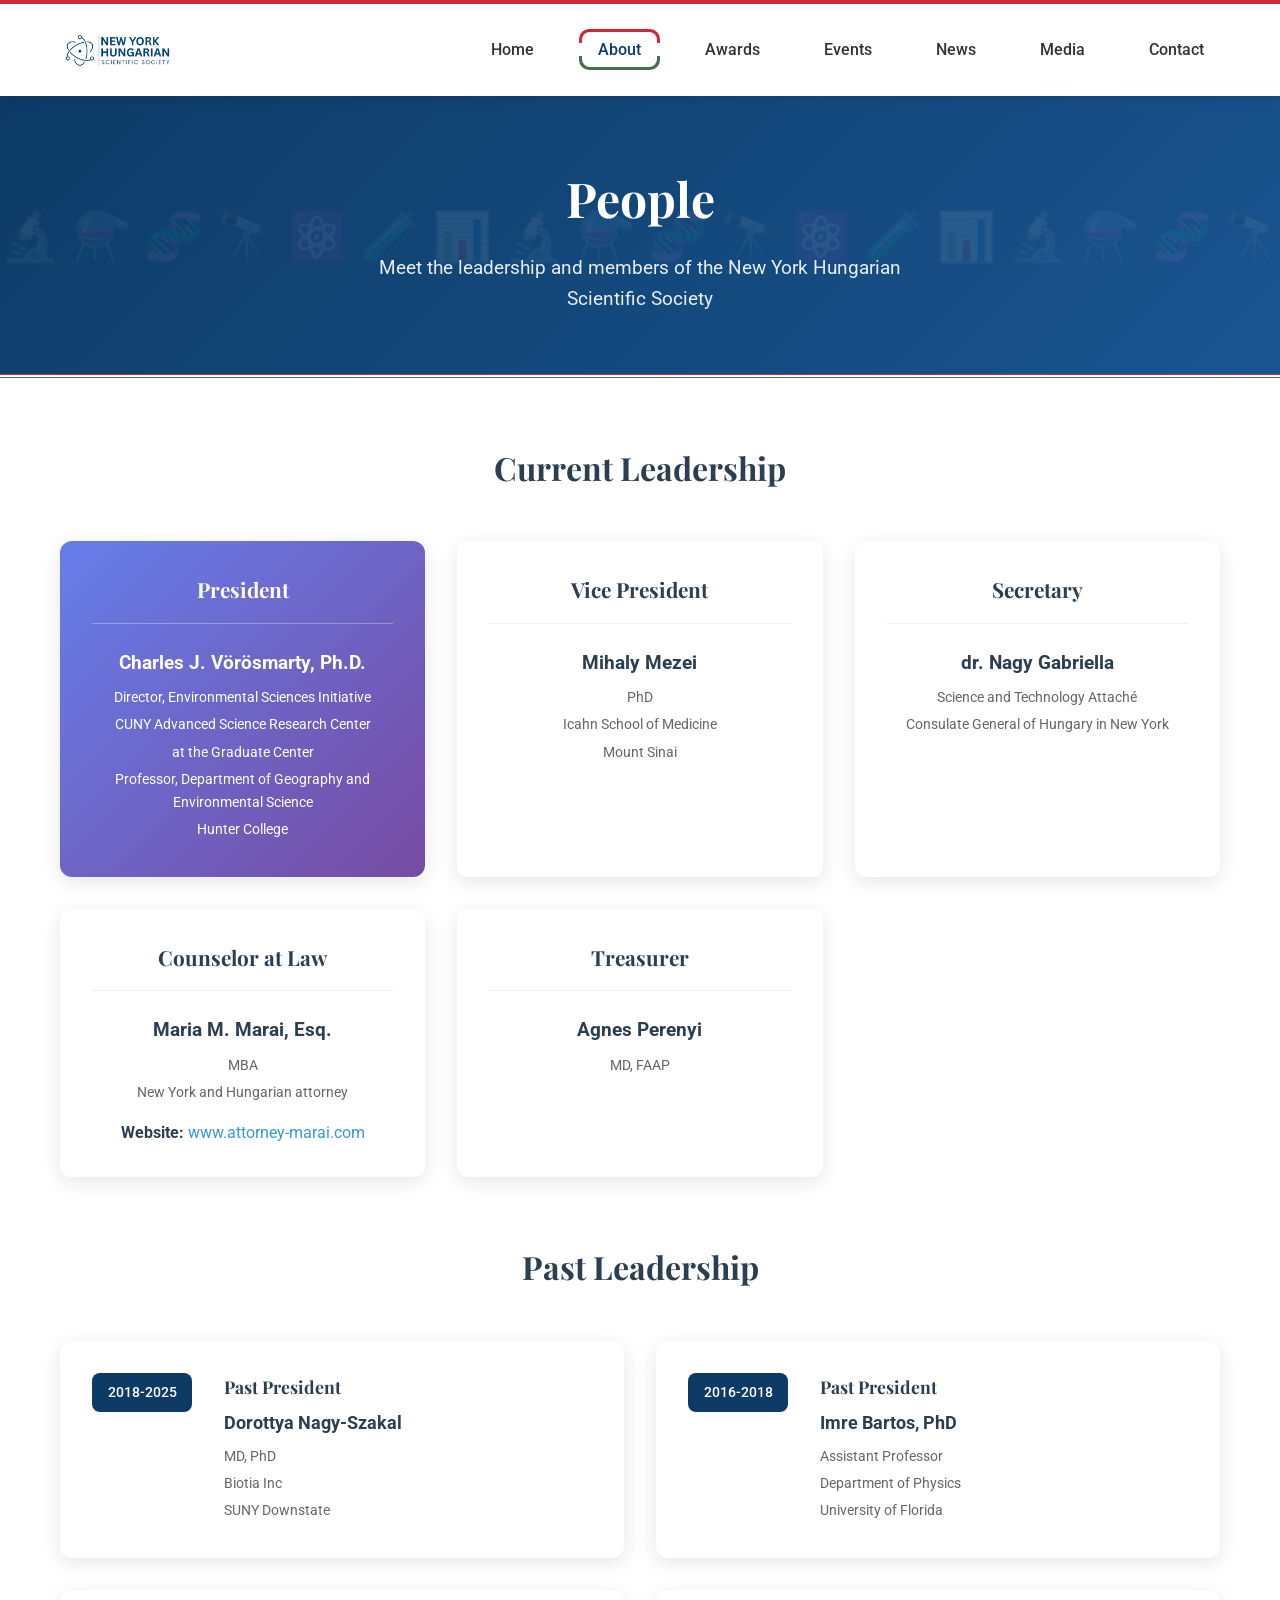
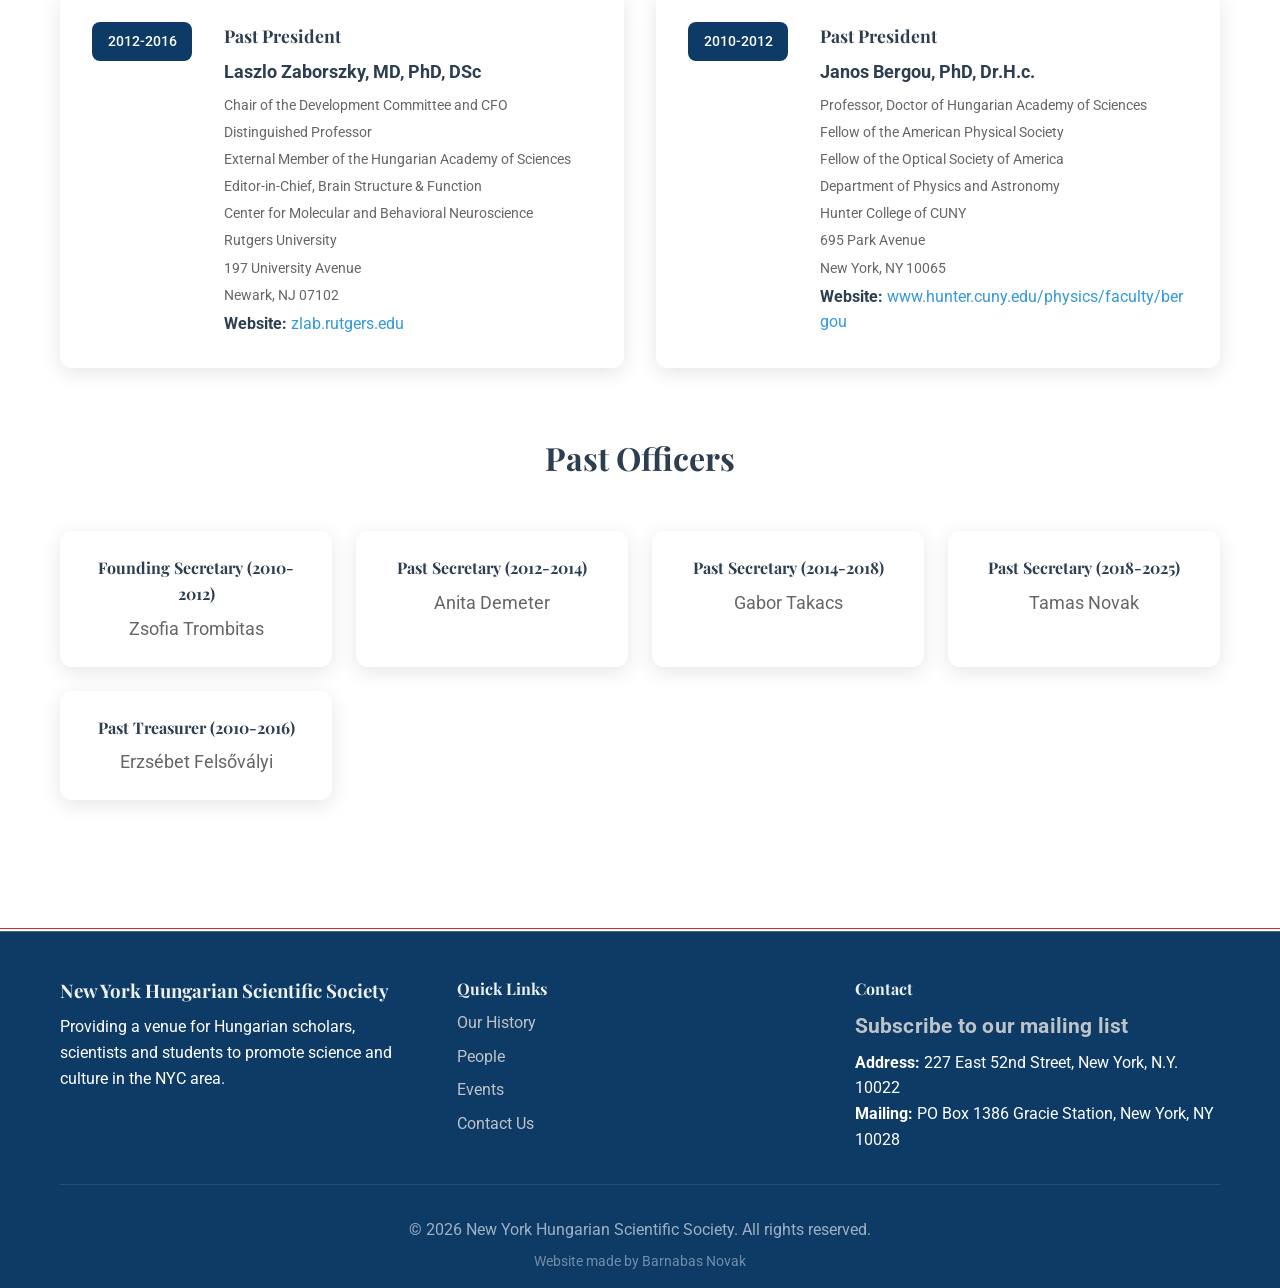
<file: people.html>
<!DOCTYPE html>
<html lang="en">
<head>
    <!-- Google tag (gtag.js) -->
    <script async src="https://www.googletagmanager.com/gtag/js?id=G-457080VB3E"></script>
    <script>
      window.dataLayer = window.dataLayer || [];
      function gtag(){dataLayer.push(arguments);}
      gtag('js', new Date());
      gtag('config', 'G-457080VB3E');
    </script>
    <meta charset="UTF-8">
    <meta name="viewport" content="width=device-width, initial-scale=1.0">
    <title>People — New York Hungarian Scientific Society</title>
    <link rel="icon" type="image/png" href="images/NYHSSfavicon.png">
    <link rel="apple-touch-icon" href="images/NYHSSfavicon.png">
    <meta property="og:title" content="People — New York Hungarian Scientific Society">
    <meta property="og:description" content="Meet the leadership and members of the New York Hungarian Scientific Society.">
    <meta property="og:image" content="images/NYHSS_logo.png">
    <meta property="og:type" content="website">
    <link rel="stylesheet" href="styles.css">
    <link rel="preconnect" href="https://fonts.googleapis.com">
    <link rel="preconnect" href="https://fonts.gstatic.com" crossorigin>
    <link href="https://fonts.googleapis.com/css2?family=Roboto:wght@300;400;500;700&family=Playfair+Display:wght@400;700&display=swap" rel="stylesheet">
</head>
<body>
    <header class="header">
        <div class="container">
            <div class="header-content">
                <div class="logo">
                    <a href="index.html">
                        <img src="images/NYHSS_logo_transparent.png" alt="New York Hungarian Scientific Society" class="logo-img">
                    </a>
                </div>
                <nav class="main-nav">
                    <ul class="nav-list">
                        <li><a href="index.html" class="nav-link">Home</a></li>
                        <li class="dropdown">
                            <a href="#" class="nav-link active">About</a>
                            <ul class="dropdown-menu">
                                <li><a href="history.html">Our History</a></li>
                                <li><a href="people.html" class="active">People</a></li>
                                <li><a href="founding-members.html">Founding Members</a></li>
                                <li><a href="bylaws.html">Bylaws</a></li>
                            </ul>
                        </li>
                        <li class="dropdown">
                            <a href="#" class="nav-link">Awards</a>
                            <ul class="dropdown-menu">
                                <li><a href="awardees.html">Previous Awardees</a></li>
                                <li><a href="call-for-abstract.html">Call for Abstract</a></li>
                            </ul>
                        </li>
                        <li class="dropdown">
                            <a href="#" class="nav-link">Events</a>
                            <ul class="dropdown-menu">
                                <li><a href="events.html">Upcoming Events</a></li>
                                <li><a href="lectures.html">Past Lectures</a></li>
                            </ul>
                        </li>
                        <li><a href="news.html" class="nav-link">News</a></li>
                        <li class="dropdown">
                            <a href="#" class="nav-link">Media</a>
                            <ul class="dropdown-menu">
                                <li><a href="photos.html">Event Photos</a></li>
                                <li><a href="videos.html">Videos</a></li>
                                <li><a href="archives.html">Archives</a></li>
                            </ul>
                        </li>
                        <li><a href="contact.html" class="nav-link">Contact</a></li>
                    </ul>
                </nav>
                <button class="mobile-menu-toggle" aria-label="Toggle mobile menu">
                    <span></span>
                    <span></span>
                    <span></span>
                </button>
            </div>
        </div>
    </header>

    <main class="main">
        <section class="page-header">
            <div class="container">
                <h1>People</h1>
                <p>Meet the leadership and members of the New York Hungarian Scientific Society</p>
            </div>
        </section>

        <section class="people-content">
            <div class="container">
                <div class="current-leadership">
                    <h2>Current Leadership</h2>
                    <div class="leadership-grid">
                        <div class="leadership-card featured">
                            <div class="leadership-header">
                                <h3>President</h3>
                            </div>
                            <div class="leadership-info">
                                <h4>Charles J. Vörösmarty, Ph.D.</h4>
                                <p class="title">Director, Environmental Sciences Initiative</p>
                                <p class="organization">CUNY Advanced Science Research Center</p>
                                <p class="organization">at the Graduate Center</p>
                                <p class="title">Professor, Department of Geography and Environmental Science</p>
                                <p class="organization">Hunter College</p>
                            </div>
                        </div>

                        <div class="leadership-card">
                            <div class="leadership-header">
                                <h3>Vice President</h3>
                            </div>
                            <div class="leadership-info">
                                <h4>Mihaly Mezei</h4>
                                <p class="title">PhD</p>
                                <p class="organization">Icahn School of Medicine</p>
                                <p class="organization">Mount Sinai</p>
                            </div>
                        </div>

                        <div class="leadership-card">
                            <div class="leadership-header">
                                <h3>Secretary</h3>
                            </div>
                            <div class="leadership-info">
                                <h4>dr. Nagy Gabriella</h4>
                                <p class="title">Science and Technology Attaché</p>
                                <p class="organization">Consulate General of Hungary in New York</p>
                            </div>
                        </div>

                        <div class="leadership-card">
                            <div class="leadership-header">
                                <h3>Counselor at Law</h3>
                            </div>
                            <div class="leadership-info">
                                <h4>Maria M. Marai, Esq.</h4>
                                <p class="title">MBA</p>
                                <p class="organization">New York and Hungarian attorney</p>
                                <p class="website">
                                    <strong>Website:</strong>
                                    <a href="https://www.attorney-marai.com/" target="_blank">www.attorney-marai.com</a>
                                </p>
                            </div>
                        </div>

                        <div class="leadership-card">
                            <div class="leadership-header">
                                <h3>Treasurer</h3>
                            </div>
                            <div class="leadership-info">
                                <h4>Agnes Perenyi</h4>
                                <p class="title">MD, FAAP</p>
                            </div>
                        </div>
                    </div>
                </div>

                <div class="past-leadership">
                    <h2>Past Leadership</h2>
                    <div class="past-leadership-grid">
                        <div class="past-leader-card">
                            <div class="leader-period">
                                <span class="period">2018-2025</span>
                            </div>
                            <div class="leader-info">
                                <h3>Past President</h3>
                                <h4>Dorottya Nagy-Szakal</h4>
                                <p class="title">MD, PhD</p>
                                <p class="organization">Biotia Inc</p>
                                <p class="organization">SUNY Downstate</p>
                            </div>
                        </div>

                        <div class="past-leader-card">
                            <div class="leader-period">
                                <span class="period">2016-2018</span>
                            </div>
                            <div class="leader-info">
                                <h3>Past President</h3>
                                <h4>Imre Bartos, PhD</h4>
                                <p class="title">Assistant Professor</p>
                                <p class="organization">Department of Physics</p>
                                <p class="organization">University of Florida</p>
                            </div>
                        </div>

                        <div class="past-leader-card">
                            <div class="leader-period">
                                <span class="period">2012-2016</span>
                            </div>
                            <div class="leader-info">
                                <h3>Past President</h3>
                                <h4>Laszlo Zaborszky, MD, PhD, DSc</h4>
                                <p class="title">Chair of the Development Committee and CFO</p>
                                <p class="title">Distinguished Professor</p>
                                <p class="organization">External Member of the Hungarian Academy of Sciences</p>
                                <p class="organization">Editor-in-Chief, Brain Structure & Function</p>
                                <p class="organization">Center for Molecular and Behavioral Neuroscience</p>
                                <p class="organization">Rutgers University</p>
                                <p class="address">197 University Avenue</p>
                                <p class="address">Newark, NJ 07102</p>
                                <p class="website">
                                    <strong>Website:</strong> 
                                    <a href="http://zlab.rutgers.edu" target="_blank">zlab.rutgers.edu</a>
                                </p>
                            </div>
                        </div>

                        <div class="past-leader-card">
                            <div class="leader-period">
                                <span class="period">2010-2012</span>
                            </div>
                            <div class="leader-info">
                                <h3>Past President</h3>
                                <h4>Janos Bergou, PhD, Dr.H.c.</h4>
                                <p class="title">Professor, Doctor of Hungarian Academy of Sciences</p>
                                <p class="title">Fellow of the American Physical Society</p>
                                <p class="title">Fellow of the Optical Society of America</p>
                                <p class="organization">Department of Physics and Astronomy</p>
                                <p class="organization">Hunter College of CUNY</p>
                                <p class="address">695 Park Avenue</p>
                                <p class="address">New York, NY 10065</p>
                                <p class="website">
                                    <strong>Website:</strong> 
                                    <a href="http://www.hunter.cuny.edu/physics/faculty/bergou" target="_blank">www.hunter.cuny.edu/physics/faculty/bergou</a>
                                </p>
                            </div>
                        </div>
                    </div>
                </div>

                <div class="past-officers">
                    <h2>Past Officers</h2>
                    <div class="officers-grid">
                        <div class="officer-card">
                            <h3>Founding Secretary (2010-2012)</h3>
                            <p>Zsofia Trombitas</p>
                        </div>

                        <div class="officer-card">
                            <h3>Past Secretary (2012-2014)</h3>
                            <p>Anita Demeter</p>
                        </div>

                        <div class="officer-card">
                            <h3>Past Secretary (2014-2018)</h3>
                            <p>Gabor Takacs</p>
                        </div>

                        <div class="officer-card">
                            <h3>Past Secretary (2018-2025)</h3>
                            <p>Tamas Novak</p>
                        </div>

                        <div class="officer-card">
                            <h3>Past Treasurer (2010-2016)</h3>
                            <p>Erzsébet Felsővályi</p>
                        </div>
                    </div>
                </div>
            </div>
        </section>
    </main>

    <footer class="footer">
        <div class="container">
            <div class="footer-content">
                <div class="footer-section">
                    <h3>New York Hungarian Scientific Society</h3>
                    <p>Providing a venue for Hungarian scholars, scientists and students to promote science and culture in the NYC area.</p>
                </div>
                <div class="footer-section">
                    <h4>Quick Links</h4>
                    <ul>
                        <li><a href="history.html">Our History</a></li>
                        <li><a href="people.html">People</a></li>
                        <li><a href="events.html">Events</a></li>
                        <li><a href="contact.html">Contact Us</a></li>
                    </ul>
                </div>
                <div class="footer-section">
                    <h4>Contact</h4>
                    <p><a href="contact.html#subscribe" class="footer-subscribe-link">Subscribe to our mailing list</a></p>
                    <p><strong>Address:</strong> 227 East 52nd Street, New York, N.Y. 10022</p>
                    <p><strong>Mailing:</strong> PO Box 1386 Gracie Station, New York, NY 10028</p>
                </div>
            </div>
            <div class="footer-bottom">
                <p>&copy; 2026 New York Hungarian Scientific Society. All rights reserved.</p>
                <p class="website-credit">Website made by <a href="https://www.linkedin.com/in/barnabas-novak/" target="_blank">Barnabas Novak</a></p>
            </div>
        </div>
    </footer>

    <script src="script.js"></script>
</body>
</html>
</file>
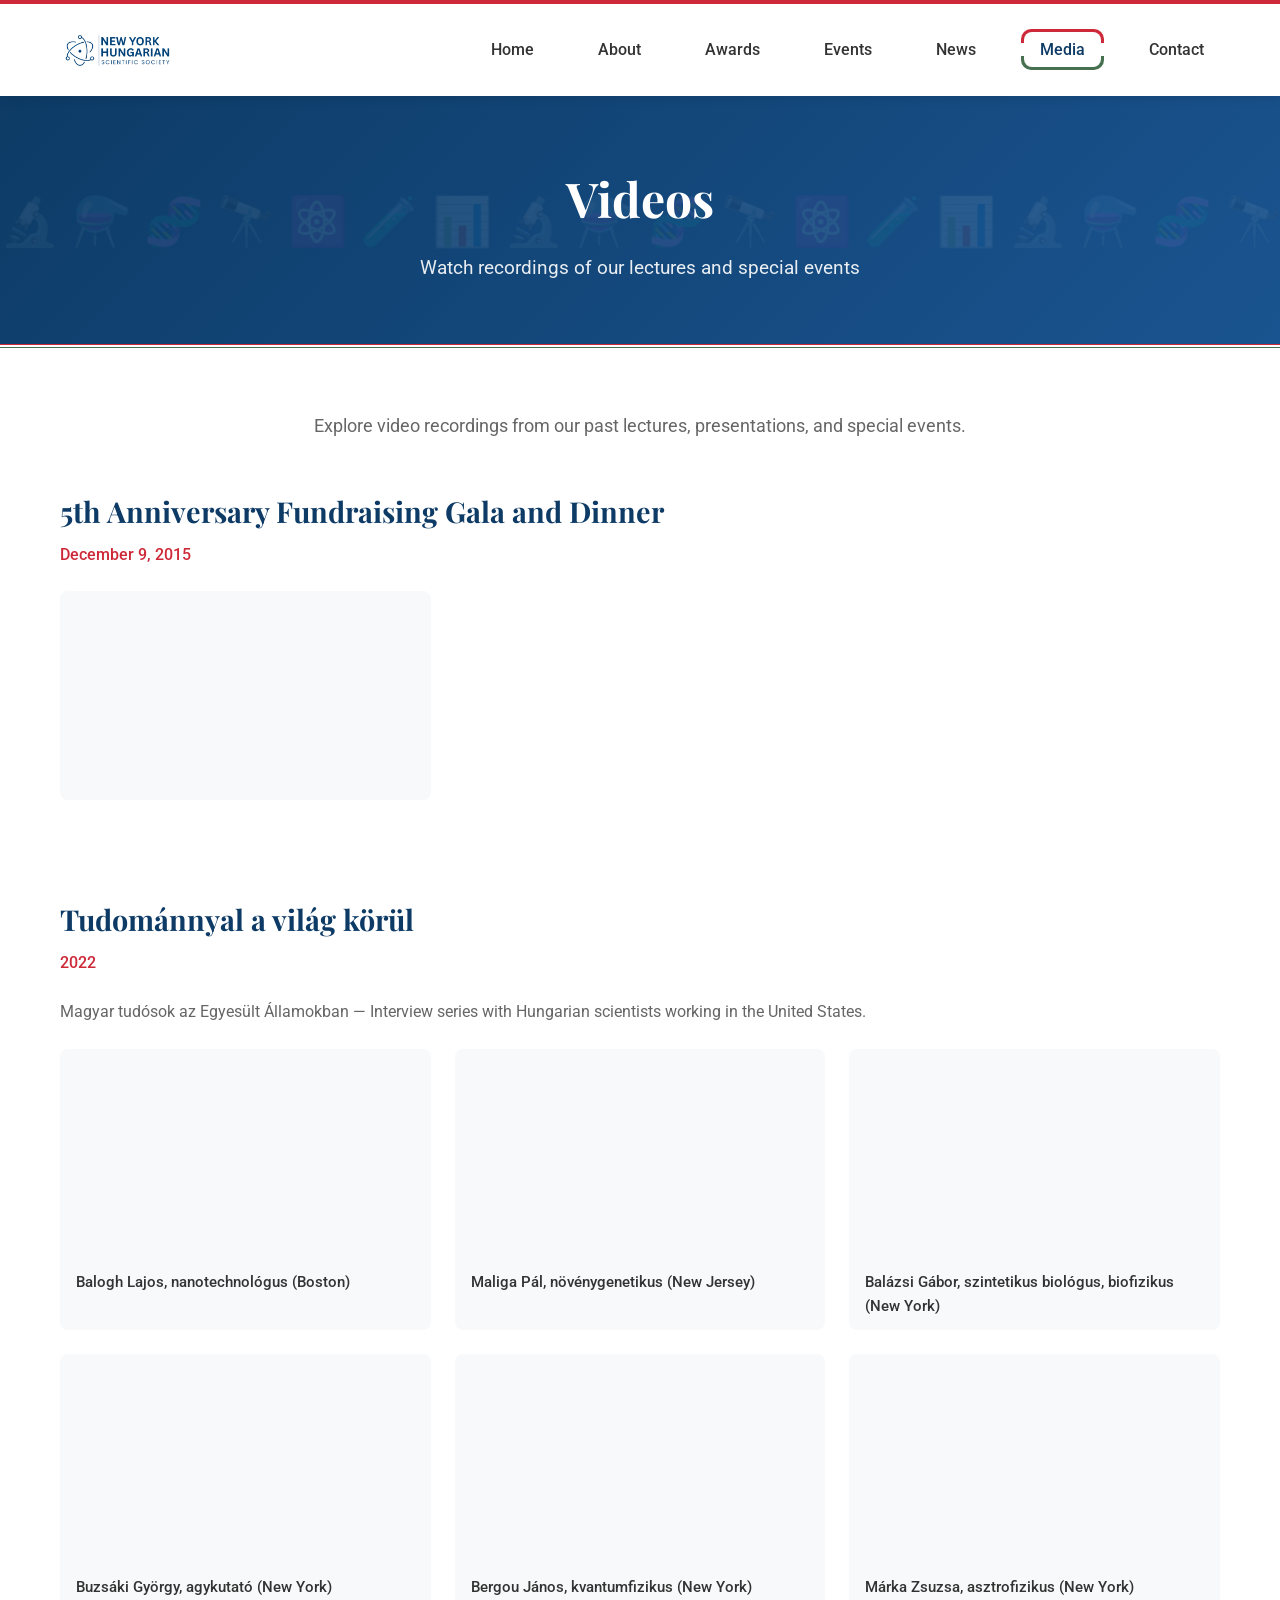
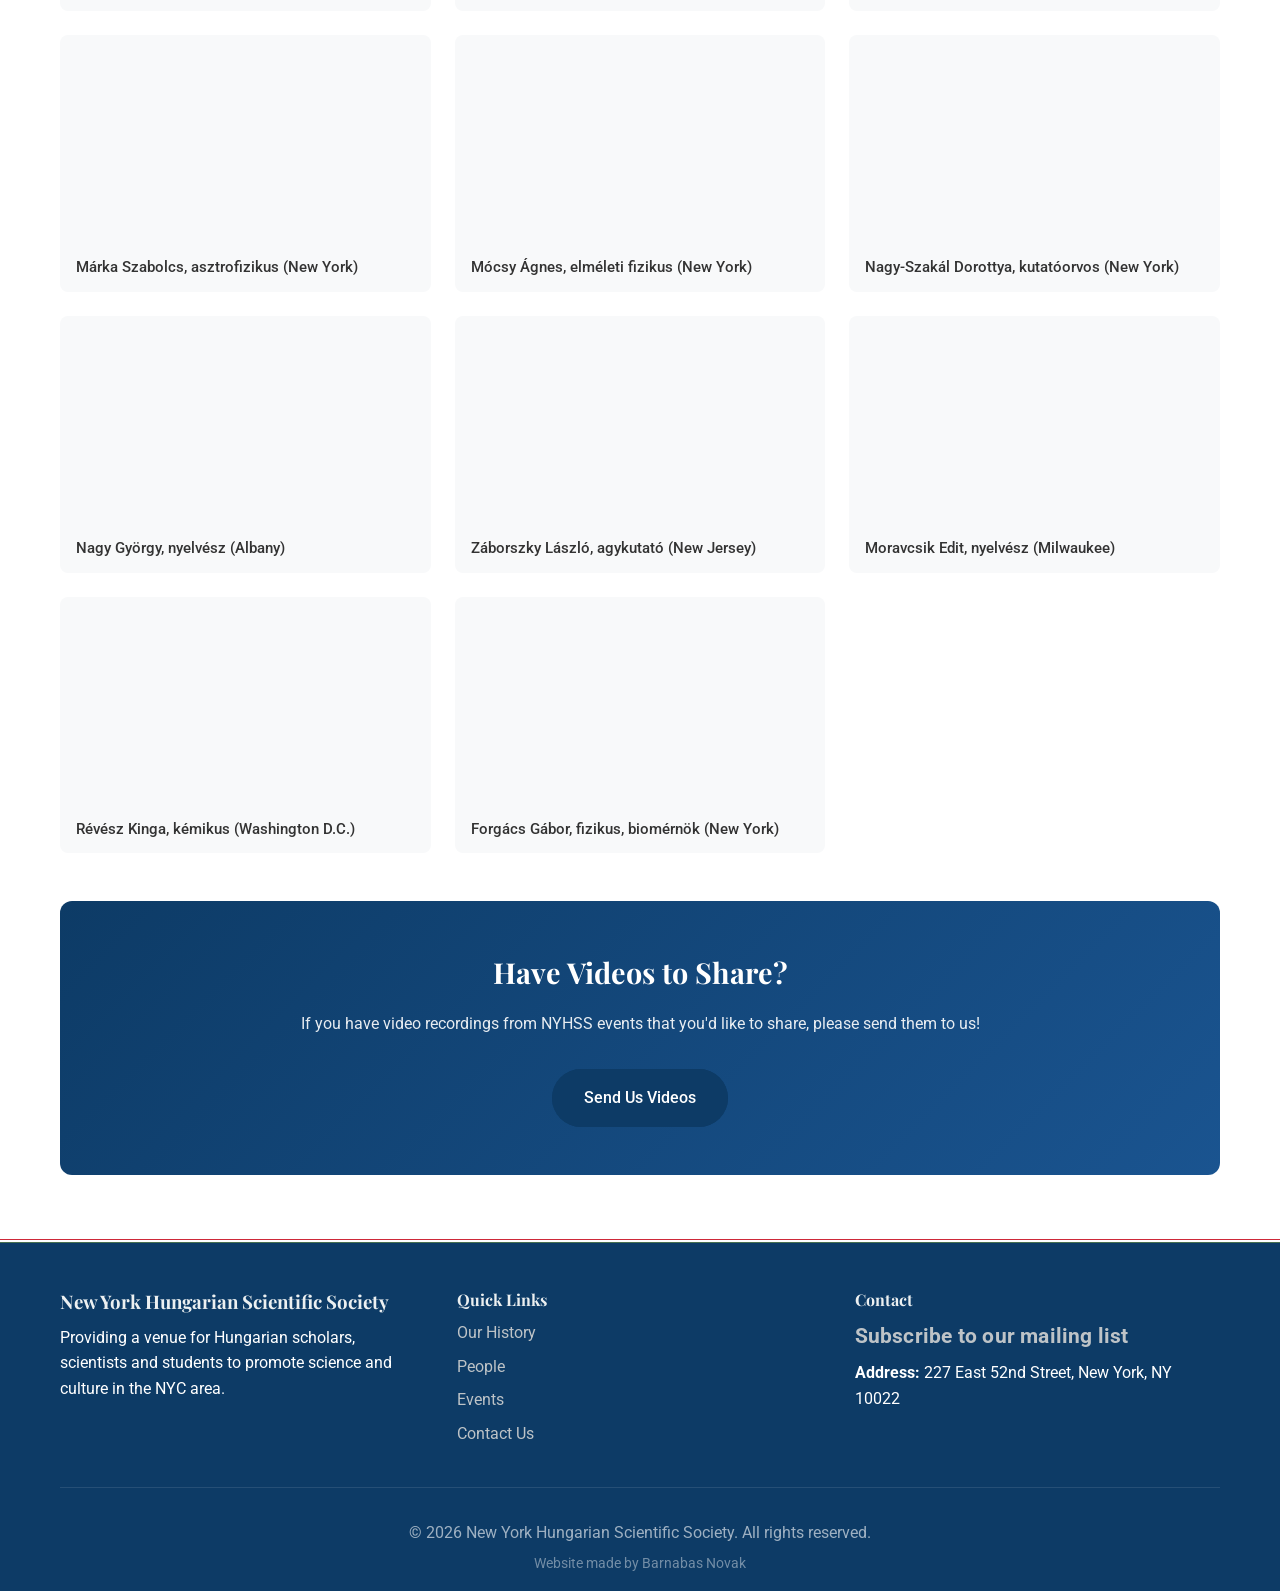
<file: videos.html>
<!DOCTYPE html>
<html lang="en">
<head>
    <!-- Google tag (gtag.js) -->
    <script async src="https://www.googletagmanager.com/gtag/js?id=G-457080VB3E"></script>
    <script>
      window.dataLayer = window.dataLayer || [];
      function gtag(){dataLayer.push(arguments);}
      gtag('js', new Date());
      gtag('config', 'G-457080VB3E');
    </script>
    <meta charset="UTF-8">
    <meta name="viewport" content="width=device-width, initial-scale=1.0">
    <title>Videos — New York Hungarian Scientific Society</title>
    <link rel="icon" type="image/png" href="images/NYHSSfavicon.png">
    <link rel="apple-touch-icon" href="images/NYHSSfavicon.png">
    <meta property="og:title" content="Videos — New York Hungarian Scientific Society">
    <meta property="og:description" content="Video recordings of NYHSS lectures and events.">
    <meta property="og:image" content="images/NYHSS_logo.png">
    <meta property="og:type" content="website">
    <link rel="stylesheet" href="styles.css">
    <link rel="preconnect" href="https://fonts.googleapis.com">
    <link rel="preconnect" href="https://fonts.gstatic.com" crossorigin>
    <link href="https://fonts.googleapis.com/css2?family=Roboto:wght@300;400;500;700&family=Playfair+Display:wght@400;700&display=swap" rel="stylesheet">
</head>
<body>
    <header class="header">
        <div class="container">
            <div class="header-content">
                <div class="logo">
                    <a href="index.html">
                        <img src="images/NYHSS_logo_transparent.png" alt="New York Hungarian Scientific Society" class="logo-img">
                    </a>
                </div>
                <nav class="main-nav">
                    <ul class="nav-list">
                        <li><a href="index.html" class="nav-link">Home</a></li>
                        <li class="dropdown">
                            <a href="#" class="nav-link">About</a>
                            <ul class="dropdown-menu">
                                <li><a href="history.html">Our History</a></li>
                                <li><a href="people.html">People</a></li>
                                <li><a href="founding-members.html">Founding Members</a></li>
                                <li><a href="bylaws.html">Bylaws</a></li>
                            </ul>
                        </li>
                        <li class="dropdown">
                            <a href="#" class="nav-link">Awards</a>
                            <ul class="dropdown-menu">
                                <li><a href="awardees.html">Previous Awardees</a></li>
                                <li><a href="call-for-abstract.html">Call for Abstract</a></li>
                            </ul>
                        </li>
                        <li class="dropdown">
                            <a href="#" class="nav-link">Events</a>
                            <ul class="dropdown-menu">
                                <li><a href="events.html">Upcoming Events</a></li>
                                <li><a href="lectures.html">Past Lectures</a></li>
                            </ul>
                        </li>
                        <li><a href="news.html" class="nav-link">News</a></li>
                        <li class="dropdown">
                            <a href="#" class="nav-link active">Media</a>
                            <ul class="dropdown-menu">
                                <li><a href="photos.html">Event Photos</a></li>
                                <li><a href="videos.html" class="active">Videos</a></li>
                                <li><a href="archives.html">Archives</a></li>
                            </ul>
                        </li>
                        <li><a href="contact.html" class="nav-link">Contact</a></li>
                    </ul>
                </nav>
                <button class="mobile-menu-toggle" aria-label="Toggle mobile menu">
                    <span></span>
                    <span></span>
                    <span></span>
                </button>
            </div>
        </div>
    </header>

    <main class="main">
        <section class="page-header">
            <div class="container">
                <h1>Videos</h1>
                <p>Watch recordings of our lectures and special events</p>
            </div>
        </section>

        <section class="videos-content">
            <div class="container">
                <div class="videos-intro">
                    <p>Explore video recordings from our past lectures, presentations, and special events.</p>
                </div>

                <div class="video-galleries">
                    <!-- 5th Anniversary Gala -->
                    <div class="video-gallery">
                        <div class="gallery-header">
                            <h2>5th Anniversary Fundraising Gala and Dinner</h2>
                            <p class="gallery-date">December 9, 2015</p>
                        </div>
                        <div class="video-grid">
                            <div class="video-embed-item">
                                <iframe src="https://www.youtube.com/embed/2nxvNjbhWps" 
                                        title="5th Anniversary Fundraising Gala and Dinner" 
                                        frameborder="0" 
                                        allow="accelerometer; autoplay; clipboard-write; encrypted-media; gyroscope; picture-in-picture; web-share" 
                                        allowfullscreen></iframe>
                            </div>
                        </div>
                    </div>

                    <!-- Tudománnyal a világ körül Series -->
                    <div class="video-gallery">
                        <div class="gallery-header">
                            <h2>Tudománnyal a világ körül</h2>
                            <p class="gallery-date">2022</p>
                        </div>
                        <div class="gallery-caption">
                            <p>Magyar tudósok az Egyesült Államokban — Interview series with Hungarian scientists working in the United States.</p>
                        </div>
                        <div class="video-grid">
                            <div class="video-embed-item">
                                <iframe src="https://www.youtube.com/embed/4fCs4wEVwLw" title="Balogh Lajos, nanotechnológus (Boston)" frameborder="0" allow="accelerometer; autoplay; clipboard-write; encrypted-media; gyroscope; picture-in-picture; web-share" allowfullscreen></iframe>
                                <p class="video-title">Balogh Lajos, nanotechnológus (Boston)</p>
                            </div>
                            <div class="video-embed-item">
                                <iframe src="https://www.youtube.com/embed/84p8MxQfTrs" title="Maliga Pál, növénygenetikus (New Jersey)" frameborder="0" allow="accelerometer; autoplay; clipboard-write; encrypted-media; gyroscope; picture-in-picture; web-share" allowfullscreen></iframe>
                                <p class="video-title">Maliga Pál, növénygenetikus (New Jersey)</p>
                            </div>
                            <div class="video-embed-item">
                                <iframe src="https://www.youtube.com/embed/CSKKqR2Z0fg" title="Balázsi Gábor, szintetikus biológus, biofizikus (New York)" frameborder="0" allow="accelerometer; autoplay; clipboard-write; encrypted-media; gyroscope; picture-in-picture; web-share" allowfullscreen></iframe>
                                <p class="video-title">Balázsi Gábor, szintetikus biológus, biofizikus (New York)</p>
                            </div>
                            <div class="video-embed-item">
                                <iframe src="https://www.youtube.com/embed/GxvyeKntXGg" title="Buzsáki György, agykutató (New York)" frameborder="0" allow="accelerometer; autoplay; clipboard-write; encrypted-media; gyroscope; picture-in-picture; web-share" allowfullscreen></iframe>
                                <p class="video-title">Buzsáki György, agykutató (New York)</p>
                            </div>
                            <div class="video-embed-item">
                                <iframe src="https://www.youtube.com/embed/NqjiiyasCLc" title="Bergou János, kvantumfizikus (New York)" frameborder="0" allow="accelerometer; autoplay; clipboard-write; encrypted-media; gyroscope; picture-in-picture; web-share" allowfullscreen></iframe>
                                <p class="video-title">Bergou János, kvantumfizikus (New York)</p>
                            </div>
                            <div class="video-embed-item">
                                <iframe src="https://www.youtube.com/embed/RY2iRAdQ8_Y" title="Márka Zsuzsa, asztrofizikus (New York)" frameborder="0" allow="accelerometer; autoplay; clipboard-write; encrypted-media; gyroscope; picture-in-picture; web-share" allowfullscreen></iframe>
                                <p class="video-title">Márka Zsuzsa, asztrofizikus (New York)</p>
                            </div>
                            <div class="video-embed-item">
                                <iframe src="https://www.youtube.com/embed/zcRiUyw70lk" title="Márka Szabolcs, asztrofizikus (New York)" frameborder="0" allow="accelerometer; autoplay; clipboard-write; encrypted-media; gyroscope; picture-in-picture; web-share" allowfullscreen></iframe>
                                <p class="video-title">Márka Szabolcs, asztrofizikus (New York)</p>
                            </div>
                            <div class="video-embed-item">
                                <iframe src="https://www.youtube.com/embed/9vzL-3TSX_c" title="Mócsy Ágnes, elméleti fizikus (New York)" frameborder="0" allow="accelerometer; autoplay; clipboard-write; encrypted-media; gyroscope; picture-in-picture; web-share" allowfullscreen></iframe>
                                <p class="video-title">Mócsy Ágnes, elméleti fizikus (New York)</p>
                            </div>
                            <div class="video-embed-item">
                                <iframe src="https://www.youtube.com/embed/ewK_q6r4yac" title="Nagy-Szakál Dorottya, kutatóorvos (New York)" frameborder="0" allow="accelerometer; autoplay; clipboard-write; encrypted-media; gyroscope; picture-in-picture; web-share" allowfullscreen></iframe>
                                <p class="video-title">Nagy-Szakál Dorottya, kutatóorvos (New York)</p>
                            </div>
                            <div class="video-embed-item">
                                <iframe src="https://www.youtube.com/embed/JRvbpDZp698" title="Nagy György, nyelvész (Albany)" frameborder="0" allow="accelerometer; autoplay; clipboard-write; encrypted-media; gyroscope; picture-in-picture; web-share" allowfullscreen></iframe>
                                <p class="video-title">Nagy György, nyelvész (Albany)</p>
                            </div>
                            <div class="video-embed-item">
                                <iframe src="https://www.youtube.com/embed/uIWXiR9ginU" title="Záborszky László, agykutató (New Jersey)" frameborder="0" allow="accelerometer; autoplay; clipboard-write; encrypted-media; gyroscope; picture-in-picture; web-share" allowfullscreen></iframe>
                                <p class="video-title">Záborszky László, agykutató (New Jersey)</p>
                            </div>
                            <div class="video-embed-item">
                                <iframe src="https://www.youtube.com/embed/Le9lT6_egaw" title="Moravcsik Edit, nyelvész (Milwaukee)" frameborder="0" allow="accelerometer; autoplay; clipboard-write; encrypted-media; gyroscope; picture-in-picture; web-share" allowfullscreen></iframe>
                                <p class="video-title">Moravcsik Edit, nyelvész (Milwaukee)</p>
                            </div>
                            <div class="video-embed-item">
                                <iframe src="https://www.youtube.com/embed/hzpQh8Fv8-Y" title="Révész Kinga, kémikus (Washington D.C.)" frameborder="0" allow="accelerometer; autoplay; clipboard-write; encrypted-media; gyroscope; picture-in-picture; web-share" allowfullscreen></iframe>
                                <p class="video-title">Révész Kinga, kémikus (Washington D.C.)</p>
                            </div>
                            <div class="video-embed-item">
                                <iframe src="https://www.youtube.com/embed/WZdKmGzerZ8" title="Forgács Gábor, fizikus, biomérnök (New York)" frameborder="0" allow="accelerometer; autoplay; clipboard-write; encrypted-media; gyroscope; picture-in-picture; web-share" allowfullscreen></iframe>
                                <p class="video-title">Forgács Gábor, fizikus, biomérnök (New York)</p>
                            </div>
                        </div>
                    </div>
                </div>

                <div class="videos-cta">
                    <h3>Have Videos to Share?</h3>
                    <p>If you have video recordings from NYHSS events that you'd like to share, please send them to us!</p>
                    <a href="contact.html" class="btn btn-primary">Send Us Videos</a>
                </div>
            </div>
        </section>
    </main>

    <footer class="footer">
        <div class="container">
            <div class="footer-content">
                <div class="footer-section">
                    <h3>New York Hungarian Scientific Society</h3>
                    <p>Providing a venue for Hungarian scholars, scientists and students to promote science and culture in the NYC area.</p>
                </div>
                <div class="footer-section">
                    <h4>Quick Links</h4>
                    <ul>
                        <li><a href="history.html">Our History</a></li>
                        <li><a href="people.html">People</a></li>
                        <li><a href="events.html">Events</a></li>
                        <li><a href="contact.html">Contact Us</a></li>
                    </ul>
                </div>
                <div class="footer-section">
                    <h4>Contact</h4>
                    <p><a href="contact.html#subscribe" class="footer-subscribe-link">Subscribe to our mailing list</a></p>
                    <p><strong>Address:</strong> 227 East 52nd Street, New York, NY 10022</p>
                </div>
            </div>
            <div class="footer-bottom">
                <p>&copy; 2026 New York Hungarian Scientific Society. All rights reserved.</p>
                <p class="website-credit">Website made by <a href="https://www.linkedin.com/in/barnabas-novak/" target="_blank">Barnabas Novak</a></p>
            </div>
        </div>
    </footer>

    <script src="script.js"></script>
</body>
</html>
</file>
<file: styles.css>
/* Reset and Base Styles */
* {
    margin: 0;
    padding: 0;
    box-sizing: border-box;
}

:root {
    /* Hungarian Flag Colors */
    --hungarian-red: #CE2939;
    --hungarian-white: #FFFFFF;
    --hungarian-green: #477050;
    
    /* Scientific Blue (from logo) */
    --scientific-blue: #0D3B66;
    --scientific-blue-light: #1a5490;
    
    /* Accent colors */
    --accent-gold: #D4AF37;
    --text-dark: #2c3e50;
    --text-light: #666;
}

body {
    font-family: 'Roboto', sans-serif;
    line-height: 1.6;
    color: #333;
    background-color: #fff;
    overflow-x: hidden;
}

.container {
    max-width: 1200px;
    margin: 0 auto;
    padding: 0 20px;
}

/* Header Styles */
.header {
    background: #fff;
    box-shadow: 0 2px 10px rgba(0,0,0,0.1);
    position: sticky;
    top: 0;
    z-index: 1000;
    border-top: 4px solid;
    border-image: linear-gradient(180deg, var(--hungarian-red) 33%, var(--hungarian-white) 33%, var(--hungarian-white) 66%, var(--hungarian-green) 66%) 1;
}

.header-content {
    display: flex;
    justify-content: space-between;
    align-items: center;
    padding: 1rem 0;
}

.logo h1 {
    font-family: 'Playfair Display', serif;
    font-size: 2rem;
    color: #2c3e50;
    margin-bottom: 0.25rem;
}

.logo p {
    font-size: 0.9rem;
    color: #666;
    font-weight: 300;
}

.logo a {
    display: block;
}

.logo-img {
    height: 60px;
    width: auto;
    display: block;
}

/* Navigation Styles */
.main-nav {
    position: relative;
}

.nav-list {
    display: flex;
    list-style: none;
    gap: 2rem;
}

.nav-link {
    text-decoration: none;
    color: #333;
    font-weight: 500;
    transition: color 0.3s ease;
    padding: 0.5rem 1rem;
    border-radius: 8px;
    position: relative;
    overflow: visible;
}

.nav-link::before {
    content: '';
    position: absolute;
    top: -3px;
    left: -3px;
    right: -3px;
    bottom: -3px;
    border-radius: 10px;
    background: linear-gradient(180deg, var(--hungarian-red) 0%, var(--hungarian-red) 33.33%, var(--hungarian-white) 33.33%, var(--hungarian-white) 66.66%, var(--hungarian-green) 66.66%, var(--hungarian-green) 100%);
    z-index: -1;
    opacity: 0;
}

.nav-link::after {
    content: '';
    position: absolute;
    top: 0;
    left: 0;
    right: 0;
    bottom: 0;
    background: white;
    border-radius: 8px;
    z-index: -1;
    opacity: 0;
}

.nav-link.active::before {
    opacity: 1;
}

.nav-link.active::after {
    opacity: 1;
}

.nav-link:hover {
    color: var(--scientific-blue);
}

.nav-link.active {
    color: var(--scientific-blue);
}

/* Dropdown Styles */
.dropdown {
    position: relative;
}

.dropdown-menu {
    position: absolute;
    top: 100%;
    left: 0;
    background: #fff;
    min-width: 200px;
    box-shadow: 0 5px 20px rgba(0,0,0,0.1);
    border-radius: 8px;
    opacity: 0;
    visibility: hidden;
    transform: translateY(-10px);
    transition: all 0.3s ease;
    z-index: 1000;
}

.dropdown:hover .dropdown-menu {
    opacity: 1;
    visibility: visible;
    transform: translateY(0);
}

.dropdown-menu li {
    border-bottom: 1px solid #f0f0f0;
    list-style: none;
}

.dropdown-menu li:last-child {
    border-bottom: none;
}

.dropdown-menu a {
    display: block;
    padding: 0.75rem 1rem;
    color: #333;
    text-decoration: none;
    transition: background-color 0.3s ease;
    font-size: 0.9rem;
}

.dropdown-menu a:hover {
    background-color: #f8f9fa;
    color: #3498db;
}

/* Mobile Menu Toggle */
.mobile-menu-toggle {
    display: none;
    flex-direction: column;
    background: none;
    border: none;
    cursor: pointer;
    padding: 0.5rem;
}

.mobile-menu-toggle span {
    width: 25px;
    height: 3px;
    background: #333;
    margin: 3px 0;
    transition: 0.3s;
}

/* Hero Section */
.hero {
    background: linear-gradient(135deg, rgba(13, 59, 102, 0.25) 0%, rgba(26, 84, 144, 0.2) 100%), url('images/NYHSSbanner.png');
    background-size: cover;
    background-position: center;
    background-attachment: fixed;
    color: white;
    min-height: 100vh;
    display: flex;
    align-items: center;
    justify-content: center;
    text-align: center;
    position: relative;
    overflow: hidden;
}

.hero::before {
    content: '';
    position: absolute;
    top: 0;
    left: 0;
    right: 0;
    bottom: 0;
    background: 
        radial-gradient(circle at 20% 80%, rgba(206, 41, 57, 0.1) 0%, transparent 50%),
        radial-gradient(circle at 80% 20%, rgba(71, 112, 80, 0.1) 0%, transparent 50%);
    pointer-events: none;
}

.hero-content {
    position: relative;
    z-index: 2;
    padding: 2rem;
}

.hero-content h1 {
    font-family: 'Playfair Display', serif;
    font-size: 3.5rem;
    margin-bottom: 2rem;
    line-height: 1.2;
    text-shadow: 2px 2px 8px rgba(0, 0, 0, 0.5);
}

.hero-buttons {
    display: flex;
    gap: 1rem;
    justify-content: center;
    flex-wrap: wrap;
}

/* Button Styles */
.btn {
    display: inline-block;
    padding: 1rem 2rem;
    text-decoration: none;
    border-radius: 50px;
    font-weight: 500;
    transition: all 0.3s ease;
    cursor: pointer;
    border: none;
    font-size: 1rem;
    position: relative;
    overflow: visible;
    z-index: 1;
}

.btn::before {
    content: '';
    position: absolute;
    top: -4px;
    left: -4px;
    right: -4px;
    bottom: -4px;
    background: linear-gradient(180deg, var(--hungarian-red) 0%, var(--hungarian-red) 33.33%, var(--hungarian-white) 33.33%, var(--hungarian-white) 66.66%, var(--hungarian-green) 66.66%, var(--hungarian-green) 100%);
    border-radius: 50px;
    z-index: -2;
    opacity: 0;
    transition: opacity 0.3s ease;
}

.btn::after {
    content: '';
    position: absolute;
    top: 0;
    left: 0;
    right: 0;
    bottom: 0;
    background: inherit;
    border-radius: 50px;
    z-index: -1;
}

.btn:hover::before {
    opacity: 1;
}

.btn-primary {
    background: var(--scientific-blue);
    color: white;
}

.btn-primary::after {
    background: var(--scientific-blue);
}

.btn-primary:hover {
    background: var(--scientific-blue-light);
    transform: translateY(-2px);
    box-shadow: 0 5px 15px rgba(13, 59, 102, 0.3);
}

.btn-primary:hover::after {
    background: var(--scientific-blue-light);
}

.btn-secondary {
    background: rgba(255,255,255,0.1);
    color: white;
    border: 2px solid white;
}

.btn-secondary::after {
    background: rgba(255,255,255,0.1);
    border: 2px solid white;
    top: 0;
    left: 0;
    right: 0;
    bottom: 0;
}

.btn-secondary:hover {
    background: white;
    color: var(--scientific-blue);
    transform: translateY(-2px);
}

.btn-secondary:hover::after {
    background: white;
}

.btn-outline {
    background: white;
    color: var(--scientific-blue);
    border: 2px solid var(--scientific-blue);
}

.btn-outline::after {
    background: white;
    top: 0;
    left: 0;
    right: 0;
    bottom: 0;
}

.btn-outline:hover {
    background: var(--scientific-blue);
    color: white;
    transform: translateY(-2px);
}

.btn-outline:hover::after {
    background: var(--scientific-blue);
}

.btn-hungarian {
    background: linear-gradient(180deg, var(--hungarian-red) 0%, var(--hungarian-white) 50%, var(--hungarian-green) 100%);
    color: var(--scientific-blue);
    border: none;
    font-weight: 600;
}

.btn-hungarian::after {
    background: linear-gradient(180deg, var(--hungarian-red) 0%, var(--hungarian-white) 50%, var(--hungarian-green) 100%);
}

.btn-hungarian:hover {
    transform: translateY(-2px);
    box-shadow: 0 5px 15px rgba(206, 41, 57, 0.3);
}

/* Button click animation */
.btn.clicked {
    animation: hungarian-zoom 0.4s ease-out;
}

@keyframes hungarian-zoom {
    0% {
        transform: scale(1);
    }
    50% {
        transform: scale(1.15);
        box-shadow: 0 0 0 4px var(--hungarian-red),
                    0 0 0 8px var(--hungarian-white),
                    0 0 0 12px var(--hungarian-green);
    }
    100% {
        transform: scale(1);
    }
}

/* Section Styles */
section {
    padding: 5rem 0;
}

.section-header {
    text-align: center;
    margin-bottom: 3rem;
}

.section-header h2 {
    font-family: 'Playfair Display', serif;
    font-size: 2.5rem;
    color: #2c3e50;
    margin-bottom: 1rem;
}

.section-header p {
    font-size: 1.1rem;
    color: #666;
    max-width: 600px;
    margin: 0 auto;
}

/* About Section */
.about-section {
    background: #f8f9fa;
}

.about-intro {
    max-width: 900px;
    margin: 0 auto 3rem;
    text-align: center;
}

.about-intro p {
    font-size: 1.15rem;
    line-height: 1.8;
    color: #555;
}

.about-grid {
    display: grid;
    grid-template-columns: repeat(auto-fit, minmax(300px, 1fr));
    gap: 2rem;
}

.about-card {
    background: white;
    padding: 2rem;
    border-radius: 12px;
    box-shadow: 0 5px 20px rgba(0,0,0,0.1);
    text-align: center;
    transition: transform 0.3s ease, box-shadow 0.3s ease;
    position: relative;
    overflow: visible;
}

.about-card::before {
    content: '';
    position: absolute;
    top: -4px;
    left: -4px;
    right: -4px;
    bottom: -4px;
    border-radius: 14px;
    background: 
        linear-gradient(180deg, var(--hungarian-red) 0%, var(--hungarian-red) 33.33%, var(--hungarian-white) 33.33%, var(--hungarian-white) 66.66%, var(--hungarian-green) 66.66%, var(--hungarian-green) 100%);
    z-index: -1;
    opacity: 0;
    transition: opacity 0.3s ease;
}

.about-card::after {
    content: '';
    position: absolute;
    top: 0;
    left: 0;
    right: 0;
    bottom: 0;
    background: white;
    border-radius: 12px;
    z-index: -1;
}

.about-card:hover::before {
    opacity: 1;
}

.about-card:hover {
    transform: translateY(-5px);
    box-shadow: none;
}

.about-icon {
    font-size: 3rem;
    margin-bottom: 1rem;
}

.about-card h3 {
    font-family: 'Playfair Display', serif;
    font-size: 1.5rem;
    color: #2c3e50;
    margin-bottom: 1rem;
}

.about-card p {
    color: #666;
    line-height: 1.6;
}

/* Events Preview */
.events-grid {
    display: grid;
    grid-template-columns: repeat(auto-fit, minmax(280px, 1fr));
    gap: 2rem;
    margin-bottom: 3rem;
}

.event-card {
    background: white;
    border-radius: 12px;
    box-shadow: 0 5px 20px rgba(0,0,0,0.1);
    overflow: visible;
    display: flex;
    transition: transform 0.3s ease, box-shadow 0.3s ease;
    position: relative;
    max-width: 100%;
}

.event-card::before {
    content: '';
    position: absolute;
    top: -4px;
    left: -4px;
    right: -4px;
    bottom: -4px;
    border-radius: 14px;
    background: linear-gradient(180deg, var(--hungarian-red) 0%, var(--hungarian-red) 33.33%, var(--hungarian-white) 33.33%, var(--hungarian-white) 66.66%, var(--hungarian-green) 66.66%, var(--hungarian-green) 100%);
    z-index: -1;
    opacity: 0;
    transition: opacity 0.3s ease;
}

.event-card::after {
    content: '';
    position: absolute;
    top: 0;
    left: 0;
    right: 0;
    bottom: 0;
    background: white;
    border-radius: 12px;
    z-index: -1;
}

.event-card:hover::before {
    opacity: 1;
}

.event-card:hover {
    transform: translateY(-5px);
    box-shadow: none;
}

.event-date {
    background: var(--scientific-blue);
    color: white;
    padding: 1.5rem;
    text-align: center;
    min-width: 100px;
    display: flex;
    flex-direction: column;
    justify-content: center;
}

.event-date .month {
    font-size: 0.9rem;
    font-weight: 500;
    margin-bottom: 0.25rem;
}

.event-date .day {
    font-size: 2rem;
    font-weight: 700;
    line-height: 1;
    margin-bottom: 0.25rem;
}

.event-date .year {
    font-size: 0.8rem;
    opacity: 0.8;
}

.event-content {
    padding: 1.5rem;
    flex: 1;
    min-width: 0;
    overflow: hidden;
    word-wrap: break-word;
    overflow-wrap: break-word;
}

.event-content h3 {
    font-family: 'Playfair Display', serif;
    font-size: 1.1rem;
    color: #2c3e50;
    margin-bottom: 0.5rem;
    word-wrap: break-word;
    overflow-wrap: break-word;
    line-height: 1.3;
}

.event-content p {
    color: #666;
    margin-bottom: 0.75rem;
    line-height: 1.4;
    font-size: 0.9rem;
}

.event-link {
    color: white;
    background: var(--scientific-blue);
    text-decoration: none;
    font-weight: 500;
    padding: 0.75rem 1.5rem;
    border-radius: 50px;
    display: inline-block;
    transition: all 0.3s ease;
    position: relative;
    overflow: visible;
    z-index: 1;
}

.event-link::before {
    content: '';
    position: absolute;
    top: -4px;
    left: -4px;
    right: -4px;
    bottom: -4px;
    background: linear-gradient(180deg, var(--hungarian-red) 0%, var(--hungarian-red) 33.33%, var(--hungarian-white) 33.33%, var(--hungarian-white) 66.66%, var(--hungarian-green) 66.66%, var(--hungarian-green) 100%);
    border-radius: 50px;
    z-index: -2;
    opacity: 0;
    transition: opacity 0.3s ease;
}

.event-link::after {
    content: '';
    position: absolute;
    top: 0;
    left: 0;
    right: 0;
    bottom: 0;
    background: var(--scientific-blue);
    border-radius: 50px;
    z-index: -1;
}

.event-link:hover {
    color: white;
    transform: translateY(-2px);
}

.event-link:hover::before {
    opacity: 1;
}

.event-link:hover::after {
    background: var(--scientific-blue-light);
}

.event-link.clicked {
    animation: hungarian-zoom 0.4s ease-out;
}

.events-cta {
    text-align: center;
}

/* Leadership Section */
.leadership-grid {
    display: grid;
    grid-template-columns: repeat(auto-fit, minmax(300px, 1fr));
    gap: 2rem;
}

.leadership-card {
    background: white;
    padding: 2rem;
    border-radius: 12px;
    box-shadow: 0 5px 20px rgba(0,0,0,0.1);
    text-align: center;
    position: relative;
    overflow: visible;
    transition: transform 0.3s ease, box-shadow 0.3s ease;
}

.leadership-card::before {
    content: '';
    position: absolute;
    top: -4px;
    left: -4px;
    right: -4px;
    bottom: -4px;
    border-radius: 14px;
    background: linear-gradient(180deg, var(--hungarian-red) 0%, var(--hungarian-red) 33.33%, var(--hungarian-white) 33.33%, var(--hungarian-white) 66.66%, var(--hungarian-green) 66.66%, var(--hungarian-green) 100%);
    z-index: -1;
    opacity: 0;
    transition: opacity 0.3s ease;
}

.leadership-card::after {
    content: '';
    position: absolute;
    top: 0;
    left: 0;
    right: 0;
    bottom: 0;
    background: white;
    border-radius: 12px;
    z-index: -1;
}

.leadership-card:hover::before {
    opacity: 1;
}

.leadership-card:hover {
    transform: translateY(-3px);
    box-shadow: none;
}

.leadership-card h3 {
    font-family: 'Playfair Display', serif;
    font-size: 1.3rem;
    color: #2c3e50;
    margin-bottom: 0.5rem;
}

.leadership-card .name {
    font-size: 1.1rem;
    font-weight: 500;
    color: #333;
    margin-bottom: 0.25rem;
}

.leadership-card .title {
    color: #666;
    font-size: 0.9rem;
    margin-bottom: 0.5rem;
}

.leadership-card .organization {
    color: #666;
    font-size: 0.9rem;
    margin-bottom: 0.5rem;
}

.leadership-card .address {
    color: #666;
    font-size: 0.9rem;
    margin-bottom: 0.5rem;
}

.leadership-card .email {
    color: #3498db;
    font-size: 0.9rem;
}

.leadership-card .email a {
    color: #3498db;
    text-decoration: none;
}

.leadership-card .email a:hover {
    text-decoration: underline;
}

/* Footer */
.footer {
    background: var(--scientific-blue);
    color: white;
    padding: 3rem 0 1rem;
    position: relative;
}

.footer::before {
    content: '';
    position: absolute;
    top: 0;
    left: 0;
    right: 0;
    height: 4px;
    background: linear-gradient(180deg, var(--hungarian-red) 33%, var(--hungarian-white) 33%, var(--hungarian-white) 66%, var(--hungarian-green) 66%);
}

.footer-content {
    display: grid;
    grid-template-columns: repeat(auto-fit, minmax(250px, 1fr));
    gap: 2rem;
    margin-bottom: 2rem;
}

.footer-section h3,
.footer-section h4 {
    font-family: 'Playfair Display', serif;
    margin-bottom: 0.5rem;
    color: #ecf0f1;
}

.footer-section ul {
    list-style: none;
}

.footer-section ul li {
    margin-bottom: 0.5rem;
}

.footer-section a {
    color: #bdc3c7;
    text-decoration: none;
    transition: color 0.3s ease;
}

.footer-section a:hover {
    color: #3498db;
}

.footer-subscribe-link {
    color: white;
    text-decoration: underline;
    transition: color 0.3s ease;
    font-size: 1.3rem;
    font-weight: 700;
    letter-spacing: 0.01em;
}

.footer-section p:has(.footer-subscribe-link) {
    margin-bottom: 0.4rem;
}

.footer-subscribe-link:hover {
    color: white;
}

.footer-bottom {
    text-align: center;
    padding-top: 2rem;
    border-top: 1px solid rgba(255,255,255,0.1);
    color: rgba(255,255,255,0.6);
}

.footer-bottom .website-credit {
    margin-top: 0.5rem;
    font-size: 0.85rem;
    opacity: 0.7;
}

.website-credit a {
    color: inherit;
    text-decoration: none;
}

.website-credit a:hover {
    text-decoration: underline;
}

/* Scientific Particle Animation */
.particles-container {
    position: absolute;
    top: 0;
    left: 0;
    width: 100%;
    height: 100%;
    overflow: hidden;
    pointer-events: none;
    z-index: 1;
}

.particle {
    position: absolute;
    width: 6px;
    height: 6px;
    background: rgba(255, 255, 255, 0.3);
    border-radius: 50%;
    animation: float-particle 15s infinite ease-in-out;
}

.particle:nth-child(1) { left: 10%; animation-delay: 0s; }
.particle:nth-child(2) { left: 20%; animation-delay: 2s; }
.particle:nth-child(3) { left: 30%; animation-delay: 4s; }
.particle:nth-child(4) { left: 40%; animation-delay: 6s; }
.particle:nth-child(5) { left: 50%; animation-delay: 8s; }
.particle:nth-child(6) { left: 60%; animation-delay: 10s; }
.particle:nth-child(7) { left: 70%; animation-delay: 12s; }
.particle:nth-child(8) { left: 80%; animation-delay: 14s; }
.particle:nth-child(9) { left: 90%; animation-delay: 1s; }
.particle:nth-child(10) { left: 15%; animation-delay: 3s; }

@keyframes float-particle {
    0%, 100% {
        transform: translateY(100vh) rotate(0deg);
        opacity: 0;
    }
    10% {
        opacity: 0.6;
    }
    90% {
        opacity: 0.6;
    }
    100% {
        transform: translateY(-100px) rotate(720deg);
        opacity: 0;
    }
}

/* Atom Animation */
.atom-decoration {
    position: absolute;
    width: 120px;
    height: 120px;
    opacity: 0.1;
    animation: spin-atom 20s linear infinite;
}

.atom-decoration.top-right {
    top: 10%;
    right: 5%;
}

.atom-decoration.bottom-left {
    bottom: 10%;
    left: 5%;
    animation-direction: reverse;
}

@keyframes spin-atom {
    from { transform: rotate(0deg); }
    to { transform: rotate(360deg); }
}

/* DNA Helix Animation for cards */
.scientific-border {
    position: relative;
}

.scientific-border::after {
    content: '';
    position: absolute;
    bottom: 0;
    left: 0;
    right: 0;
    height: 3px;
    background: linear-gradient(90deg, 
        var(--hungarian-red) 0%, 
        var(--hungarian-white) 25%, 
        var(--hungarian-green) 50%,
        var(--hungarian-white) 75%,
        var(--hungarian-red) 100%);
    background-size: 200% 100%;
    animation: gradient-flow 3s ease infinite;
}

@keyframes gradient-flow {
    0% { background-position: 0% 50%; }
    50% { background-position: 100% 50%; }
    100% { background-position: 0% 50%; }
}

/* Floating molecules effect */
.molecule-bg {
    position: relative;
}

.molecule-bg::before {
    content: '';
    position: absolute;
    top: 0;
    left: 0;
    right: 0;
    bottom: 0;
    background-image: 
        radial-gradient(circle at 10% 20%, rgba(13, 59, 102, 0.03) 0%, transparent 20%),
        radial-gradient(circle at 90% 80%, rgba(206, 41, 57, 0.03) 0%, transparent 20%),
        radial-gradient(circle at 50% 50%, rgba(71, 112, 80, 0.03) 0%, transparent 30%);
    pointer-events: none;
}

/* Founding Members Page */
.founding-members-content {
    padding: 4rem 0;
}

.members-intro {
    max-width: 800px;
    margin: 0 auto 3rem;
    text-align: center;
}

.members-intro p {
    color: #666;
    font-size: 1.1rem;
    line-height: 1.6;
}

.members-grid {
    display: grid;
    grid-template-columns: repeat(auto-fill, minmax(280px, 1fr));
    gap: 1.5rem;
}

.member-card {
    background: white;
    padding: 1.5rem;
    border-radius: 12px;
    box-shadow: 0 3px 15px rgba(0,0,0,0.08);
    transition: transform 0.3s ease, box-shadow 0.3s ease;
    position: relative;
    overflow: visible;
}

.member-card::before {
    content: '';
    position: absolute;
    top: -3px;
    left: -3px;
    right: -3px;
    bottom: -3px;
    border-radius: 14px;
    background: linear-gradient(180deg, var(--hungarian-red) 0%, var(--hungarian-red) 33.33%, var(--hungarian-white) 33.33%, var(--hungarian-white) 66.66%, var(--hungarian-green) 66.66%, var(--hungarian-green) 100%);
    z-index: -1;
    opacity: 0;
    transition: opacity 0.3s ease;
}

.member-card::after {
    content: '';
    position: absolute;
    top: 0;
    left: 0;
    right: 0;
    bottom: 0;
    background: white;
    border-radius: 12px;
    z-index: -1;
}

.member-card:hover::before {
    opacity: 1;
}

.member-card:hover {
    transform: translateY(-3px);
    box-shadow: none;
}

.member-card h3 {
    font-family: 'Playfair Display', serif;
    font-size: 1.1rem;
    color: var(--scientific-blue);
    margin-bottom: 0.5rem;
}

.member-card .title {
    color: #666;
    font-size: 0.9rem;
    margin-bottom: 0.25rem;
}

.member-card .affiliation {
    color: #888;
    font-size: 0.85rem;
}

/* Bylaws Page */
.bylaws-content {
    padding: 4rem 0;
    background: #f8f9fa;
}

.bylaws-section {
    background: white;
    padding: 2.5rem;
    border-radius: 12px;
    box-shadow: 0 3px 15px rgba(0,0,0,0.08);
    margin-bottom: 2rem;
}

.bylaws-section h2 {
    font-family: 'Playfair Display', serif;
    font-size: 1.8rem;
    color: var(--scientific-blue);
    margin-bottom: 1.5rem;
    padding-bottom: 0.75rem;
    border-bottom: 3px solid var(--hungarian-green);
}

.bylaws-section h3 {
    font-size: 1.2rem;
    color: var(--text-dark);
    margin: 1.5rem 0 1rem;
}

.bylaws-section p {
    color: #666;
    line-height: 1.7;
    margin-bottom: 1rem;
}

.bylaws-section ul,
.bylaws-section ol {
    margin: 1rem 0 1rem 1.5rem;
    color: #666;
}

.bylaws-section li {
    margin-bottom: 0.75rem;
    line-height: 1.6;
}

/* Awardees Page */
.awardees-content {
    padding: 4rem 0;
}

.awardees-intro {
    max-width: 800px;
    margin: 0 auto 3rem;
    text-align: center;
}

.awardees-intro p {
    color: #666;
    font-size: 1.1rem;
    line-height: 1.6;
}

.awards-year {
    margin-bottom: 4rem;
}

.awards-year h2 {
    font-family: 'Playfair Display', serif;
    font-size: 2rem;
    color: var(--scientific-blue);
    margin-bottom: 2rem;
    padding-bottom: 0.5rem;
    border-bottom: 3px solid var(--hungarian-red);
}

.awards-grid {
    display: grid;
    grid-template-columns: repeat(auto-fill, minmax(300px, 1fr));
    gap: 1.5rem;
}

.award-card {
    background: white;
    padding: 1.5rem;
    border-radius: 12px;
    box-shadow: 0 3px 15px rgba(0,0,0,0.08);
    position: relative;
    transition: transform 0.3s ease;
    overflow: visible;
}

.award-card::before {
    content: '';
    position: absolute;
    top: -3px;
    left: -3px;
    right: -3px;
    bottom: -3px;
    border-radius: 14px;
    background: linear-gradient(180deg, var(--hungarian-red) 0%, var(--hungarian-red) 33.33%, var(--hungarian-white) 33.33%, var(--hungarian-white) 66.66%, var(--hungarian-green) 66.66%, var(--hungarian-green) 100%);
    z-index: -1;
    opacity: 0;
    transition: opacity 0.3s ease;
}

.award-card::after {
    content: '';
    position: absolute;
    top: 0;
    left: 0;
    right: 0;
    bottom: 0;
    background: white;
    border-radius: 12px;
    z-index: -1;
}

.award-card:hover::before {
    opacity: 1;
}

.award-card:hover {
    transform: translateY(-3px);
    box-shadow: none;
}

.award-card.winner {
    border-top: 4px solid var(--hungarian-red);
}

.award-card.finalist {
    border-top: 4px solid var(--hungarian-green);
}

.award-card.special {
    border-top: 4px solid var(--accent-gold);
}

.award-badge {
    display: inline-block;
    padding: 0.25rem 0.75rem;
    border-radius: 15px;
    font-size: 0.75rem;
    font-weight: 600;
    text-transform: uppercase;
    margin-bottom: 1rem;
}

.award-card.winner .award-badge {
    background: var(--hungarian-red);
    color: white;
}

.award-card.finalist .award-badge {
    background: var(--hungarian-green);
    color: white;
}

.award-card.special .award-badge {
    background: var(--accent-gold);
    color: white;
}

.award-card h3 {
    font-family: 'Playfair Display', serif;
    font-size: 1.2rem;
    color: var(--text-dark);
    margin-bottom: 0.5rem;
}

.award-card .award-amount {
    font-size: 1.3rem;
    font-weight: 700;
    color: var(--scientific-blue);
    margin-bottom: 0.5rem;
}

.award-card .research-title {
    font-style: italic;
    color: #666;
    margin-bottom: 0.5rem;
    font-size: 0.9rem;
}

.award-card .affiliation {
    color: #888;
    font-size: 0.85rem;
}

/* Lectures Page */
.lectures-content {
    padding: 4rem 0;
}

.lectures-intro {
    max-width: 800px;
    margin: 0 auto 3rem;
    text-align: center;
}

.lectures-intro p {
    color: #666;
    font-size: 1.1rem;
    line-height: 1.6;
}

.lectures-year {
    margin-bottom: 3rem;
}

.lectures-year h2 {
    font-family: 'Playfair Display', serif;
    font-size: 1.8rem;
    color: var(--scientific-blue);
    margin-bottom: 1.5rem;
    padding-bottom: 0.5rem;
    border-bottom: 2px solid var(--hungarian-green);
}

.lectures-list {
    display: grid;
    grid-template-columns: repeat(auto-fill, minmax(350px, 1fr));
    gap: 1.5rem;
}

.lecture-card {
    background: white;
    padding: 1.5rem;
    border-radius: 12px;
    box-shadow: 0 3px 15px rgba(0,0,0,0.08);
    transition: transform 0.3s ease;
    position: relative;
    overflow: visible;
}

.lecture-card::before {
    content: '';
    position: absolute;
    top: -3px;
    left: -3px;
    right: -3px;
    bottom: -3px;
    border-radius: 14px;
    background: linear-gradient(180deg, var(--hungarian-red) 0%, var(--hungarian-red) 33.33%, var(--hungarian-white) 33.33%, var(--hungarian-white) 66.66%, var(--hungarian-green) 66.66%, var(--hungarian-green) 100%);
    z-index: -1;
    opacity: 0;
    transition: opacity 0.3s ease;
}

.lecture-card::after {
    content: '';
    position: absolute;
    top: 0;
    left: 0;
    right: 0;
    bottom: 0;
    background: white;
    border-radius: 12px;
    z-index: -1;
}

.lecture-card:hover::before {
    opacity: 1;
}

.lecture-card:hover {
    transform: translateY(-3px);
    box-shadow: none;
}

.lecture-card .lecture-date {
    font-size: 0.85rem;
    color: var(--hungarian-red);
    font-weight: 600;
    margin-bottom: 0.5rem;
}

.lecture-card h3 {
    font-family: 'Playfair Display', serif;
    font-size: 1.1rem;
    color: var(--text-dark);
    margin-bottom: 0.5rem;
}

.lecture-card .speaker {
    color: var(--scientific-blue);
    font-weight: 500;
    margin-bottom: 0.5rem;
}

.lecture-card .description {
    color: #666;
    font-size: 0.9rem;
    line-height: 1.5;
}

.lectures-cta {
    text-align: center;
    padding: 3rem;
    background: linear-gradient(135deg, var(--scientific-blue) 0%, var(--scientific-blue-light) 100%);
    border-radius: 12px;
    color: white;
    margin-top: 3rem;
}

.lectures-cta h3 {
    font-family: 'Playfair Display', serif;
    font-size: 1.8rem;
    margin-bottom: 1rem;
}

.lectures-cta p {
    margin-bottom: 2rem;
    opacity: 0.9;
}

.lectures-cta .btn {
    margin: 0 0.5rem;
}

/* News Page */
.news-content {
    padding: 4rem 0;
}

.news-grid {
    display: grid;
    gap: 2rem;
    margin-bottom: 4rem;
}

.news-card {
    background: white;
    padding: 2rem;
    border-radius: 12px;
    box-shadow: 0 3px 15px rgba(0,0,0,0.08);
    position: relative;
    overflow: visible;
    transition: transform 0.3s ease, box-shadow 0.3s ease;
}

.news-card::before {
    content: '';
    position: absolute;
    top: -4px;
    left: -4px;
    right: -4px;
    bottom: -4px;
    border-radius: 14px;
    background: linear-gradient(180deg, var(--hungarian-red) 0%, var(--hungarian-red) 33.33%, var(--hungarian-white) 33.33%, var(--hungarian-white) 66.66%, var(--hungarian-green) 66.66%, var(--hungarian-green) 100%);
    z-index: -1;
    opacity: 0;
    transition: opacity 0.3s ease;
}

.news-card::after {
    content: '';
    position: absolute;
    top: 0;
    left: 0;
    right: 0;
    bottom: 0;
    background: white;
    border-radius: 12px;
    z-index: -1;
}

.news-card:hover::before {
    opacity: 1;
}

.news-card:hover {
    transform: translateY(-3px);
    box-shadow: none;
}

.news-card .news-date {
    font-size: 0.85rem;
    color: var(--scientific-blue);
    font-weight: 600;
    margin-bottom: 0.75rem;
}

.news-card h2 {
    font-family: 'Playfair Display', serif;
    font-size: 1.5rem;
    color: var(--text-dark);
    margin-bottom: 1rem;
}

.news-card p {
    color: #666;
    line-height: 1.6;
    margin-bottom: 1rem;
}

.news-card .news-details {
    background: #f8f9fa;
    padding: 1rem;
    border-radius: 8px;
    margin: 1rem 0;
}

.news-card .news-details p {
    margin-bottom: 0.5rem;
}

.news-card .news-organizer {
    font-style: italic;
    font-size: 0.9rem;
}

.news-subscribe {
    text-align: center;
    padding: 3rem;
    background: #f8f9fa;
    border-radius: 12px;
}

.news-subscribe h2 {
    font-family: 'Playfair Display', serif;
    font-size: 1.8rem;
    color: var(--scientific-blue);
    margin-bottom: 1rem;
}

.news-subscribe p {
    color: #666;
    margin-bottom: 2rem;
    max-width: 600px;
    margin-left: auto;
    margin-right: auto;
}

/* Photos Page */
.photos-content {
    padding: 4rem 0;
}

.photos-intro {
    max-width: 800px;
    margin: 0 auto 3rem;
    text-align: center;
}

.photos-intro p {
    color: #666;
    font-size: 1.1rem;
    line-height: 1.6;
}

.gallery-placeholder,
.video-placeholder {
    text-align: center;
    padding: 4rem 2rem;
    background: #f8f9fa;
    border-radius: 12px;
    margin-bottom: 3rem;
}

.placeholder-icon {
    font-size: 4rem;
    margin-bottom: 1rem;
}

.gallery-placeholder h3,
.video-placeholder h3 {
    font-family: 'Playfair Display', serif;
    font-size: 1.8rem;
    color: var(--scientific-blue);
    margin-bottom: 1rem;
}

.gallery-placeholder p,
.video-placeholder p {
    color: #666;
    max-width: 500px;
    margin: 0 auto;
}

.photo-gallery {
    margin-bottom: 3rem;
}

.gallery-header {
    margin-bottom: 1.5rem;
}

.gallery-header h2 {
    font-family: 'Playfair Display', serif;
    font-size: 1.8rem;
    color: var(--scientific-blue);
    margin-bottom: 0.5rem;
}

.gallery-date {
    color: var(--hungarian-red);
    font-weight: 500;
}

.gallery-grid {
    display: grid;
    grid-template-columns: repeat(auto-fill, minmax(250px, 1fr));
    gap: 1rem;
}

.gallery-item {
    border-radius: 8px;
    overflow: hidden;
    position: relative;
    aspect-ratio: 4/3;
}

.gallery-item img {
    width: 100%;
    height: 100%;
    object-fit: cover;
    transition: transform 0.3s ease;
}

.gallery-item:hover img {
    transform: scale(1.05);
}

.photos-cta,
.videos-cta {
    text-align: center;
    padding: 3rem;
    background: linear-gradient(135deg, var(--scientific-blue) 0%, var(--scientific-blue-light) 100%);
    border-radius: 12px;
    color: white;
}

.photos-cta h3,
.videos-cta h3 {
    font-family: 'Playfair Display', serif;
    font-size: 1.8rem;
    margin-bottom: 1rem;
}

.photos-cta p,
.videos-cta p {
    margin-bottom: 2rem;
    opacity: 0.9;
}

/* Videos Page */
.videos-content {
    padding: 4rem 0;
}

.videos-intro {
    max-width: 800px;
    margin: 0 auto 3rem;
    text-align: center;
}

.videos-intro p {
    color: #666;
    font-size: 1.1rem;
    line-height: 1.6;
}

.video-galleries {
    display: flex;
    flex-direction: column;
    gap: 3rem;
}

.video-gallery {
    margin-bottom: 3rem;
}

.video-grid {
    display: grid;
    grid-template-columns: repeat(auto-fill, minmax(300px, 1fr));
    gap: 1.5rem;
}

.video-embed-item {
    border-radius: 8px;
    overflow: hidden;
    background: #f8f9fa;
}

.video-embed-item iframe {
    width: 100%;
    aspect-ratio: 16/9;
    display: block;
}

.video-title {
    padding: 0.75rem 1rem;
    font-size: 0.95rem;
    color: #333;
    font-weight: 500;
    margin: 0;
}

.gallery-caption {
    margin-bottom: 1.5rem;
}

.gallery-caption p {
    color: #666;
    font-size: 1rem;
    line-height: 1.6;
}

.video-item {
    background: white;
    border-radius: 12px;
    box-shadow: 0 3px 15px rgba(0,0,0,0.08);
    overflow: hidden;
    display: grid;
    grid-template-columns: 1fr 1fr;
    gap: 2rem;
    position: relative;
}

.video-item::before {
    content: '';
    position: absolute;
    top: -4px;
    left: -4px;
    right: -4px;
    bottom: -4px;
    border-radius: 14px;
    background: linear-gradient(180deg, var(--hungarian-red) 0%, var(--hungarian-red) 33.33%, var(--hungarian-white) 33.33%, var(--hungarian-white) 66.66%, var(--hungarian-green) 66.66%, var(--hungarian-green) 100%);
    z-index: -1;
    opacity: 0;
    transition: opacity 0.3s ease;
}

.video-item::after {
    content: '';
    position: absolute;
    top: 0;
    left: 0;
    right: 0;
    bottom: 0;
    background: white;
    border-radius: 12px;
    z-index: -1;
}

.video-item:hover::before {
    opacity: 1;
}

.video-thumbnail {
    aspect-ratio: 16/9;
}

.video-thumbnail iframe {
    width: 100%;
    height: 100%;
}

.video-info {
    padding: 2rem;
    display: flex;
    flex-direction: column;
    justify-content: center;
}

.video-info h3 {
    font-family: 'Playfair Display', serif;
    font-size: 1.5rem;
    color: var(--text-dark);
    margin-bottom: 0.5rem;
}

.video-date {
    color: var(--hungarian-red);
    font-weight: 500;
    margin-bottom: 1rem;
}

.video-description {
    color: #666;
    line-height: 1.6;
}

@media (max-width: 768px) {
    .video-item {
        grid-template-columns: 1fr;
    }
    
    .video-info {
        padding: 1.5rem;
    }
}

/* Lightbox */
.lightbox {
    display: none;
    position: fixed;
    top: 0;
    left: 0;
    width: 100%;
    height: 100%;
    background: rgba(0, 0, 0, 0.95);
    z-index: 10000;
    justify-content: center;
    align-items: center;
}

.lightbox.active {
    display: flex;
}

.lightbox-image {
    max-width: 90%;
    max-height: 90%;
    object-fit: contain;
    border-radius: 4px;
    box-shadow: 0 10px 50px rgba(0, 0, 0, 0.5);
}

.lightbox-close {
    position: absolute;
    top: 20px;
    right: 30px;
    font-size: 3rem;
    color: white;
    background: none;
    border: none;
    cursor: pointer;
    transition: color 0.3s ease;
    z-index: 10001;
}

.lightbox-close:hover {
    color: var(--hungarian-red);
}

.lightbox-prev,
.lightbox-next {
    position: absolute;
    top: 50%;
    transform: translateY(-50%);
    font-size: 2.5rem;
    color: white;
    background: rgba(255, 255, 255, 0.1);
    border: none;
    cursor: pointer;
    padding: 1rem 1.5rem;
    transition: all 0.3s ease;
    border-radius: 4px;
}

.lightbox-prev {
    left: 20px;
}

.lightbox-next {
    right: 20px;
}

.lightbox-prev:hover,
.lightbox-next:hover {
    background: rgba(255, 255, 255, 0.2);
    color: var(--hungarian-green);
}

/* Call for Abstract Page */
.call-for-abstract-content {
    padding: 4rem 0;
}

.call-for-abstract-content .container {
    display: grid;
    grid-template-columns: 1fr 350px;
    gap: 3rem;
    align-items: start;
}

.award-announcement {
    background: white;
    padding: 3rem;
    border-radius: 12px;
    box-shadow: 0 5px 20px rgba(0,0,0,0.08);
}

.award-announcement h2 {
    font-family: 'Playfair Display', serif;
    font-size: 2rem;
    color: var(--hungarian-red);
    margin-bottom: 0.5rem;
    text-transform: uppercase;
    letter-spacing: 2px;
}

.award-announcement h3 {
    font-family: 'Playfair Display', serif;
    font-size: 1.8rem;
    color: var(--scientific-blue);
    margin-bottom: 2rem;
}

.award-intro {
    font-size: 1.1rem;
    line-height: 1.8;
    margin-bottom: 2rem;
    padding-bottom: 2rem;
    border-bottom: 1px solid #eee;
}

.award-section {
    margin-bottom: 2rem;
}

.award-section h4 {
    font-family: 'Playfair Display', serif;
    font-size: 1.3rem;
    color: var(--scientific-blue);
    margin-bottom: 1rem;
    padding-bottom: 0.5rem;
    border-bottom: 2px solid var(--hungarian-green);
    display: inline-block;
}

.award-section p {
    line-height: 1.8;
    color: #555;
}

.application-requirements {
    list-style: none;
    padding: 0;
    margin: 1rem 0 1.5rem;
}

.application-requirements li {
    padding: 0.75rem 0 0.75rem 2rem;
    position: relative;
    border-bottom: 1px solid #f0f0f0;
}

.application-requirements li::before {
    content: '✓';
    position: absolute;
    left: 0;
    color: var(--hungarian-green);
    font-weight: bold;
}

.award-contact {
    background: #f8f9fa;
    padding: 1.5rem;
    border-radius: 8px;
    margin: 2rem 0;
}

.award-contact p {
    margin-bottom: 0.5rem;
}

.award-contact a {
    color: var(--scientific-blue);
    font-weight: 500;
}

.award-cta {
    display: flex;
    gap: 1rem;
    margin-top: 2rem;
    flex-wrap: wrap;
}

.award-sidebar {
    display: flex;
    flex-direction: column;
    gap: 1.5rem;
}

.sidebar-card {
    background: white;
    padding: 2rem;
    border-radius: 12px;
    box-shadow: 0 5px 20px rgba(0,0,0,0.08);
    position: relative;
    overflow: visible;
}

.sidebar-card::before {
    content: '';
    position: absolute;
    top: -4px;
    left: -4px;
    right: -4px;
    bottom: -4px;
    border-radius: 14px;
    background: linear-gradient(180deg, var(--hungarian-red) 0%, var(--hungarian-red) 33.33%, var(--hungarian-white) 33.33%, var(--hungarian-white) 66.66%, var(--hungarian-green) 66.66%, var(--hungarian-green) 100%);
    z-index: -1;
    opacity: 0;
    transition: opacity 0.3s ease;
}

.sidebar-card::after {
    content: '';
    position: absolute;
    top: 0;
    left: 0;
    right: 0;
    bottom: 0;
    background: white;
    border-radius: 12px;
    z-index: -1;
}

.sidebar-card:hover::before {
    opacity: 1;
}

.sidebar-card h4 {
    font-family: 'Playfair Display', serif;
    font-size: 1.3rem;
    color: var(--scientific-blue);
    margin-bottom: 1rem;
    padding-bottom: 0.5rem;
    border-bottom: 2px solid var(--hungarian-red);
}

.sidebar-card ul {
    list-style: none;
    padding: 0;
}

.sidebar-card li {
    padding: 0.5rem 0;
    border-bottom: 1px solid #f0f0f0;
    font-size: 0.95rem;
}

.sidebar-card li:last-child {
    border-bottom: none;
}

.sidebar-card a {
    color: var(--scientific-blue);
}

.quote-author {
    font-style: italic;
    opacity: 0.8;
    margin-top: 0.5rem;
}

/* Mailchimp Form Styles */
#mc_embed_signup {
    background: white;
    padding: 2rem;
    border-radius: 12px;
    box-shadow: 0 5px 20px rgba(0,0,0,0.08);
    max-width: 500px;
    margin: 0 auto;
}

#mc_embed_signup h2 {
    font-family: 'Playfair Display', serif;
    font-size: 1.5rem;
    color: var(--scientific-blue);
    margin-bottom: 1rem;
}

#mc_embed_signup .indicates-required {
    font-size: 0.85rem;
    color: #666;
    margin-bottom: 1rem;
}

#mc_embed_signup .mc-field-group {
    margin-bottom: 1rem;
}

#mc_embed_signup .mc-field-group label {
    display: block;
    margin-bottom: 0.5rem;
    font-weight: 500;
    color: #333;
}

#mc_embed_signup .mc-field-group input {
    width: 100%;
    padding: 0.75rem 1rem;
    border: 2px solid #e0e0e0;
    border-radius: 8px;
    font-size: 1rem;
    transition: border-color 0.3s ease;
}

#mc_embed_signup .mc-field-group input:focus {
    outline: none;
    border-color: var(--scientific-blue);
}

#mc_embed_signup .asterisk {
    color: var(--hungarian-red);
}

#mc_embed_signup .button {
    background: var(--scientific-blue);
    color: white;
    border: none;
    padding: 0.75rem 2rem;
    border-radius: 50px;
    font-size: 1rem;
    font-weight: 500;
    cursor: pointer;
    transition: all 0.3s ease;
    width: 100%;
}

#mc_embed_signup .button:hover {
    background: var(--scientific-blue-light);
    transform: translateY(-2px);
}

#mc_embed_signup .response {
    margin-top: 1rem;
    padding: 1rem;
    border-radius: 8px;
}

#mc_embed_signup #mce-error-response {
    background: #ffe6e6;
    color: var(--hungarian-red);
}

#mc_embed_signup #mce-success-response {
    background: #e6ffe6;
    color: var(--hungarian-green);
}

.newsletter-section {
    background: #f8f9fa;
    padding: 4rem 0;
    text-align: center;
}

.newsletter-section h2 {
    font-family: 'Playfair Display', serif;
    font-size: 2rem;
    color: var(--scientific-blue);
    margin-bottom: 1rem;
}

.newsletter-section > p {
    color: #666;
    max-width: 600px;
    margin: 0 auto 2rem;
}

@media (max-width: 992px) {
    .call-for-abstract-content .container {
        grid-template-columns: 1fr;
    }
    
    .award-sidebar {
        flex-direction: row;
    }
    
    .sidebar-card {
        flex: 1;
    }
}

@media (max-width: 768px) {
    .award-sidebar {
        flex-direction: column;
    }
    
    .award-announcement {
        padding: 2rem;
    }
}

/* Page Header */
.page-header {
    background: linear-gradient(135deg, var(--scientific-blue) 0%, var(--scientific-blue-light) 100%);
    color: white;
    padding: 4rem 0;
    text-align: center;
    position: relative;
    overflow: hidden;
}

.page-header::before {
    content: '🔬 ⚗️ 🧬 🔭 ⚛️ 🧪 📊 🔬 ⚗️ 🧬 🔭 ⚛️ 🧪 📊 🔬 ⚗️ 🧬 🔭 ⚛️ 🧪 📊 🔬 ⚗️ 🧬 🔭 ⚛️ 🧪 📊';
    position: absolute;
    top: 50%;
    left: 0;
    transform: translateY(-50%);
    font-size: 3rem;
    opacity: 0.08;
    white-space: nowrap;
    animation: scrollIcons 30s linear infinite;
    pointer-events: none;
}

@keyframes scrollIcons {
    0% {
        transform: translateY(-50%) translateX(0);
    }
    100% {
        transform: translateY(-50%) translateX(-50%);
    }
}

.page-header .floating-atoms {
    position: absolute;
    width: 100%;
    height: 100%;
    top: 0;
    left: 0;
    pointer-events: none;
}

.page-header .atom {
    position: absolute;
    width: 60px;
    height: 60px;
    border: 2px solid rgba(255,255,255,0.1);
    border-radius: 50%;
    animation: atomFloat 8s ease-in-out infinite;
}

.page-header .atom::before,
.page-header .atom::after {
    content: '';
    position: absolute;
    width: 100%;
    height: 100%;
    border: 2px solid rgba(255,255,255,0.1);
    border-radius: 50%;
    top: -2px;
    left: -2px;
}

.page-header .atom::before {
    transform: rotate(60deg);
}

.page-header .atom::after {
    transform: rotate(-60deg);
}

.page-header .atom:nth-child(1) {
    top: 10%;
    left: 10%;
    animation-delay: 0s;
}

.page-header .atom:nth-child(2) {
    top: 20%;
    right: 15%;
    width: 40px;
    height: 40px;
    animation-delay: -2s;
}

.page-header .atom:nth-child(3) {
    bottom: 15%;
    left: 20%;
    width: 50px;
    height: 50px;
    animation-delay: -4s;
}

.page-header .atom:nth-child(4) {
    bottom: 20%;
    right: 10%;
    width: 35px;
    height: 35px;
    animation-delay: -6s;
}

@keyframes atomFloat {
    0%, 100% {
        transform: translateY(0) rotate(0deg);
        opacity: 0.3;
    }
    50% {
        transform: translateY(-15px) rotate(180deg);
        opacity: 0.6;
    }
}

.page-header.with-image {
    background: linear-gradient(135deg, rgba(13, 59, 102, 0.9) 0%, rgba(26, 84, 144, 0.85) 100%), url('images/NYHSSbanner.png');
    background-size: cover;
    background-position: center;
    padding: 6rem 0;
}

.page-header::after {
    content: '';
    position: absolute;
    bottom: 0;
    left: 0;
    right: 0;
    height: 4px;
    background: linear-gradient(180deg, var(--hungarian-red) 33%, var(--hungarian-white) 33%, var(--hungarian-white) 66%, var(--hungarian-green) 66%);
}

.page-header h1 {
    font-family: 'Playfair Display', serif;
    font-size: 3rem;
    margin-bottom: 1rem;
    position: relative;
    z-index: 2;
}

.page-header p {
    font-size: 1.2rem;
    opacity: 0.9;
    max-width: 600px;
    margin: 0 auto;
    position: relative;
    z-index: 2;
}

/* History Page Styles */
.history-content {
    padding: 4rem 0;
}

.history-timeline {
    max-width: 800px;
    margin: 0 auto 4rem;
    position: relative;
}

.history-timeline::before {
    content: '';
    position: absolute;
    left: 50%;
    top: 0;
    bottom: 0;
    width: 2px;
    background: #3498db;
    transform: translateX(-50%);
}

.timeline-item {
    display: flex;
    margin-bottom: 3rem;
    position: relative;
}

.timeline-item:nth-child(odd) {
    flex-direction: row-reverse;
}

.timeline-date {
    flex: 0 0 200px;
    text-align: center;
    padding: 1rem;
}

.timeline-date .date {
    background: var(--scientific-blue);
    color: white;
    padding: 0.5rem 1rem;
    border-radius: 25px;
    font-weight: 500;
    display: inline-block;
}

.timeline-content {
    flex: 1;
    background: white;
    padding: 2rem;
    border-radius: 12px;
    box-shadow: 0 5px 20px rgba(0,0,0,0.1);
    margin: 0 1rem;
}

.timeline-content h3 {
    font-family: 'Playfair Display', serif;
    font-size: 1.5rem;
    color: #2c3e50;
    margin-bottom: 1rem;
}

.timeline-content p {
    color: #666;
    line-height: 1.6;
}

.mission-section,
.patrons-section {
    max-width: 800px;
    margin: 0 auto 4rem;
    text-align: center;
}

.mission-section h2,
.patrons-section h2 {
    font-family: 'Playfair Display', serif;
    font-size: 2rem;
    color: #2c3e50;
    margin-bottom: 2rem;
}

.mission-section p {
    color: #666;
    line-height: 1.6;
    margin-bottom: 1.5rem;
    font-size: 1.1rem;
}

.patrons-grid {
    display: grid;
    grid-template-columns: repeat(auto-fit, minmax(250px, 1fr));
    gap: 2rem;
    margin-top: 2rem;
}

.patron-card {
    background: white;
    padding: 2rem;
    border-radius: 12px;
    box-shadow: 0 5px 20px rgba(0,0,0,0.1);
}

.patron-card h3 {
    font-family: 'Playfair Display', serif;
    font-size: 1.3rem;
    color: #2c3e50;
    margin-bottom: 1rem;
}

.patron-card ul {
    list-style: none;
    color: #666;
}

.patron-card li {
    margin-bottom: 0.5rem;
    padding-left: 1rem;
    position: relative;
}

.patron-card li::before {
    content: '•';
    color: #3498db;
    position: absolute;
    left: 0;
}

/* People Page Styles */
.people-content {
    padding: 4rem 0;
}

.current-leadership,
.past-leadership,
.past-officers {
    margin-bottom: 4rem;
}

.current-leadership h2,
.past-leadership h2,
.past-officers h2 {
    font-family: 'Playfair Display', serif;
    font-size: 2rem;
    color: #2c3e50;
    text-align: center;
    margin-bottom: 3rem;
}

.leadership-card.featured {
    background: linear-gradient(135deg, #667eea 0%, #764ba2 100%);
    color: white;
    transform: scale(1.05);
}

.leadership-card.featured::after {
    background: transparent;
}

.leadership-card.featured::before {
    display: none;
}

.leadership-card.featured h3,
.leadership-card.featured h4,
.leadership-card.featured .title,
.leadership-card.featured .organization,
.leadership-card.featured .address,
.leadership-card.featured .name,
.leadership-card.featured .email,
.leadership-card.featured p {
    color: white;
}

.leadership-card.featured .contact a,
.leadership-card.featured .website a {
    color: white;
    text-decoration: underline;
}

.leadership-card.featured .contact strong,
.leadership-card.featured .website strong {
    color: white;
}

.leadership-header {
    border-bottom: 1px solid #ecf0f1;
    padding-bottom: 1rem;
    margin-bottom: 1.5rem;
}

.leadership-card.featured .leadership-header {
    border-bottom-color: rgba(255,255,255,0.3);
}

.leadership-header h3 {
    font-family: 'Playfair Display', serif;
    font-size: 1.3rem;
    color: #2c3e50;
    margin: 0;
}

.leadership-card.featured .leadership-header h3 {
    color: white;
}

.leadership-info h4 {
    font-size: 1.2rem;
    color: #2c3e50;
    margin-bottom: 0.5rem;
}

.leadership-card.featured .leadership-info h4 {
    color: white;
}

.leadership-info .title {
    color: #666;
    font-size: 0.9rem;
    margin-bottom: 0.25rem;
}

.leadership-info .organization,
.leadership-info .address {
    color: #666;
    font-size: 0.9rem;
    margin-bottom: 0.25rem;
}

.leadership-info .contact,
.leadership-info .website {
    margin-top: 1rem;
}

.leadership-info .contact strong,
.leadership-info .website strong {
    color: #2c3e50;
}

.leadership-card.featured .leadership-info .contact strong,
.leadership-card.featured .leadership-info .website strong {
    color: white;
}

.leadership-info a {
    color: #3498db;
    text-decoration: none;
}

.leadership-info a:hover {
    text-decoration: underline;
}

.past-leadership-grid {
    display: grid;
    grid-template-columns: repeat(2, 1fr);
    gap: 2rem;
}

.past-leader-card {
    background: white;
    padding: 2rem;
    border-radius: 12px;
    box-shadow: 0 5px 20px rgba(0,0,0,0.1);
    display: flex;
    gap: 2rem;
    overflow: hidden;
    word-break: break-word;
}

.leader-info {
    flex: 1;
    min-width: 0;
    overflow-wrap: break-word;
    word-wrap: break-word;
}

.leader-info a {
    overflow-wrap: break-word;
    word-break: break-all;
}

.leader-period {
    flex: 0 0 100px;
}

.period {
    background: var(--scientific-blue);
    color: white;
    padding: 0.5rem;
    border-radius: 8px;
    font-size: 0.9rem;
    font-weight: 500;
    text-align: center;
    display: block;
}

.leader-info {
    flex: 1;
}

.leader-info h3 {
    font-family: 'Playfair Display', serif;
    font-size: 1.1rem;
    color: #2c3e50;
    margin-bottom: 0.5rem;
}

.leader-info h4 {
    font-size: 1.1rem;
    color: #2c3e50;
    margin-bottom: 0.5rem;
}

.leader-info .title {
    color: #666;
    font-size: 0.9rem;
    margin-bottom: 0.25rem;
}

.leader-info .organization {
    color: #666;
    font-size: 0.9rem;
    margin-bottom: 0.25rem;
}

.leader-info .address {
    color: #666;
    font-size: 0.9rem;
    margin-bottom: 0.25rem;
}

.leader-info .contact {
    margin-top: 0.25rem;
}

.leader-info .website {
    margin-top: 0.25rem;
}

.leader-info .website strong {
    color: #2c3e50;
}

.leader-info a {
    color: #3498db;
    text-decoration: none;
}

.leader-info a:hover {
    text-decoration: underline;
}

.officers-grid {
    display: grid;
    grid-template-columns: repeat(auto-fit, minmax(250px, 1fr));
    gap: 1.5rem;
}

.officer-card {
    background: white;
    padding: 1.5rem;
    border-radius: 12px;
    box-shadow: 0 5px 20px rgba(0,0,0,0.1);
    text-align: center;
}

.officer-card h3 {
    font-family: 'Playfair Display', serif;
    font-size: 1rem;
    color: #2c3e50;
    margin-bottom: 0.5rem;
}

.officer-card p {
    color: #666;
    font-size: 1.1rem;
}

/* Contact Page Styles */
.contact-content {
    padding: 4rem 0;
}

.contact-grid {
    display: grid;
    grid-template-columns: 1fr 1fr;
    gap: 4rem;
    margin-bottom: 4rem;
}

.contact-single {
    display: grid;
    grid-template-columns: 1fr 1fr;
    gap: 4rem;
    margin-bottom: 4rem;
}

.contact-info h2 {
    font-family: 'Playfair Display', serif;
    font-size: 2rem;
    color: #2c3e50;
    margin-bottom: 1.5rem;
}

.contact-info p {
    color: #666;
    line-height: 1.6;
    margin-bottom: 2rem;
}

.contact-details {
    display: flex;
    flex-direction: column;
    gap: 2rem;
}

.contact-item {
    display: flex;
    gap: 1.5rem;
    align-items: flex-start;
}

.contact-icon {
    font-size: 2rem;
    flex: 0 0 auto;
}

.contact-text h3 {
    font-family: 'Playfair Display', serif;
    font-size: 1.3rem;
    color: #2c3e50;
    margin-bottom: 0.5rem;
}

.contact-text p {
    color: #666;
    margin-bottom: 0.5rem;
}

.contact-link {
    color: var(--scientific-blue);
    text-decoration: none;
    font-weight: 500;
}

.contact-link:hover {
    color: var(--hungarian-red);
    text-decoration: underline;
}

.contact-text address {
    font-style: normal;
    color: #666;
    line-height: 1.6;
}

.contact-form h2 {
    font-family: 'Playfair Display', serif;
    font-size: 2rem;
    color: #2c3e50;
    margin-bottom: 2rem;
}

.form {
    background: white;
    padding: 2rem;
    border-radius: 12px;
    box-shadow: 0 5px 20px rgba(0,0,0,0.1);
}

.form-group {
    margin-bottom: 1.5rem;
}

.form-group label {
    display: block;
    margin-bottom: 0.5rem;
    font-weight: 500;
    color: #2c3e50;
}

.form-group input,
.form-group textarea,
.form-group select {
    width: 100%;
    padding: 0.75rem;
    border: 1px solid #ddd;
    border-radius: 8px;
    font-family: inherit;
    font-size: 1rem;
    transition: border-color 0.3s ease;
}

.form-group input:focus,
.form-group textarea:focus,
.form-group select:focus {
    outline: none;
    border-color: #3498db;
}

.form-group textarea {
    resize: vertical;
    min-height: 120px;
}

.membership-info {
    text-align: center;
    margin-bottom: 4rem;
}

.membership-info h2 {
    font-family: 'Playfair Display', serif;
    font-size: 2rem;
    color: #2c3e50;
    margin-bottom: 3rem;
}

.membership-grid {
    display: grid;
    grid-template-columns: repeat(auto-fit, minmax(300px, 1fr));
    gap: 2rem;
}

.membership-card {
    background: white;
    padding: 2rem;
    border-radius: 12px;
    box-shadow: 0 5px 20px rgba(0,0,0,0.1);
    text-align: center;
}

.membership-icon {
    font-size: 3rem;
    margin-bottom: 1rem;
}

.membership-card h3 {
    font-family: 'Playfair Display', serif;
    font-size: 1.5rem;
    color: #2c3e50;
    margin-bottom: 1rem;
}

.membership-card p {
    color: #666;
    line-height: 1.6;
}

.faq-section {
    max-width: 800px;
    margin: 0 auto;
}

.faq-section h2 {
    font-family: 'Playfair Display', serif;
    font-size: 2rem;
    color: #2c3e50;
    text-align: center;
    margin-bottom: 3rem;
}

.faq-grid {
    display: grid;
    gap: 2rem;
}

.faq-item {
    background: white;
    padding: 2rem;
    border-radius: 12px;
    box-shadow: 0 5px 20px rgba(0,0,0,0.1);
}

.faq-item h3 {
    font-family: 'Playfair Display', serif;
    font-size: 1.3rem;
    color: #2c3e50;
    margin-bottom: 1rem;
}

.faq-item p {
    color: #666;
    line-height: 1.6;
}

.faq-item a {
    color: #3498db;
    text-decoration: none;
}

.faq-item a:hover {
    text-decoration: underline;
}

/* Events Page Styles */
.events-content {
    padding: 4rem 0;
}

.events-filter {
    margin-bottom: 3rem;
    text-align: center;
}

.events-filter h2 {
    font-family: 'Playfair Display', serif;
    font-size: 2rem;
    color: #2c3e50;
    margin-bottom: 2rem;
}

.filter-buttons {
    display: flex;
    justify-content: center;
    gap: 1rem;
    flex-wrap: wrap;
}

.filter-btn {
    padding: 0.75rem 1.5rem;
    border: 2px solid var(--scientific-blue);
    background: transparent;
    color: var(--scientific-blue);
    border-radius: 25px;
    cursor: pointer;
    transition: all 0.3s ease;
    font-weight: 500;
}

.filter-btn:hover,
.filter-btn.active {
    background: var(--scientific-blue);
    color: white;
}

.events-list {
    display: flex;
    flex-direction: column;
    gap: 2rem;
    margin-bottom: 4rem;
}

.event-item {
    background: white;
    border-radius: 12px;
    box-shadow: 0 5px 20px rgba(0,0,0,0.1);
    overflow: hidden;
    display: flex;
    transition: transform 0.3s ease;
}

.event-item:hover {
    transform: translateY(-5px);
}

.event-item.past {
    opacity: 0.8;
}

.event-date {
    background: #3498db;
    color: white;
    padding: 2rem 1.5rem;
    text-align: center;
    min-width: 120px;
    display: flex;
    flex-direction: column;
    justify-content: center;
}

.event-item.past .event-date {
    background: #7f8c8d;
}

.event-item.upcoming .event-date {
    background: linear-gradient(135deg, var(--scientific-blue) 0%, var(--scientific-blue-light) 100%);
}

.event-date .month {
    font-size: 1rem;
    font-weight: 500;
    margin-bottom: 0.5rem;
}

.event-date .day {
    font-size: 2.5rem;
    font-weight: 700;
    line-height: 1;
    margin-bottom: 0.5rem;
}

.event-date .year {
    font-size: 0.9rem;
    opacity: 0.8;
}

.event-content {
    padding: 2rem;
    flex: 1;
}

.event-content h3 {
    font-family: 'Playfair Display', serif;
    font-size: 1.5rem;
    color: #2c3e50;
    margin-bottom: 0.5rem;
}

.event-time,
.event-location {
    color: #666;
    font-size: 0.9rem;
    margin-bottom: 0.5rem;
}

.event-description {
    color: #666;
    line-height: 1.6;
    margin-bottom: 1.5rem;
}

.event-details {
    display: flex;
    gap: 1rem;
    margin-bottom: 1.5rem;
    flex-wrap: wrap;
}

.event-category,
.event-registration {
    background: #ecf0f1;
    color: #2c3e50;
    padding: 0.25rem 0.75rem;
    border-radius: 15px;
    font-size: 0.8rem;
    font-weight: 500;
}

.event-link {
    display: inline-block;
    margin-top: 0.5rem;
}

.events-info {
    margin-bottom: 4rem;
}

.events-info h2 {
    font-family: 'Playfair Display', serif;
    font-size: 2rem;
    color: #2c3e50;
    text-align: center;
    margin-bottom: 3rem;
}

.info-grid {
    display: grid;
    grid-template-columns: repeat(auto-fit, minmax(250px, 1fr));
    gap: 2rem;
}

.info-card {
    background: white;
    padding: 2rem;
    border-radius: 12px;
    box-shadow: 0 5px 20px rgba(0,0,0,0.1);
    text-align: center;
}

.info-card h3 {
    font-size: 1.3rem;
    color: #2c3e50;
    margin-bottom: 1rem;
}

.info-card p {
    color: #666;
    line-height: 1.6;
}

.info-card a {
    color: var(--scientific-blue);
    text-decoration: none;
}

.info-card a:hover {
    color: var(--hungarian-red);
    text-decoration: underline;
}

.past-events-link {
    text-align: center;
    padding: 3rem 0;
    background: #f8f9fa;
    border-radius: 12px;
}

.past-events-link h2 {
    font-family: 'Playfair Display', serif;
    font-size: 2rem;
    color: #2c3e50;
    margin-bottom: 1rem;
}

.past-events-link p {
    color: #666;
    margin-bottom: 2rem;
    max-width: 600px;
    margin-left: auto;
    margin-right: auto;
}

/* =====================
   RESPONSIVE DESIGN
   ===================== */

/* Tablet — 992px */
@media (max-width: 992px) {
    .about-grid {
        grid-template-columns: repeat(2, 1fr);
    }

    .footer-content {
        grid-template-columns: repeat(2, 1fr);
    }

    .contact-single,
    .contact-grid {
        grid-template-columns: 1fr;
        gap: 2rem;
    }

    .call-for-abstract-content .container {
        grid-template-columns: 1fr;
    }

    .award-sidebar {
        flex-direction: row;
    }

    .sidebar-card {
        flex: 1;
    }

    .leadership-card.featured {
        transform: none;
    }

    .gallery-grid {
        grid-template-columns: repeat(3, 1fr);
    }
}

/* Mobile — 768px */
@media (max-width: 768px) {
    /* Navigation */
    .mobile-menu-toggle {
        display: flex;
    }

    .logo-img {
        height: 45px;
    }

    .main-nav {
        position: fixed;
        top: 0;
        right: -100%;
        width: 85%;
        max-width: 320px;
        height: 100vh;
        background: white;
        box-shadow: -5px 0 15px rgba(0,0,0,0.15);
        transition: right 0.3s ease;
        z-index: 999;
        overflow-y: auto;
    }

    .main-nav.active {
        right: 0;
    }

    .nav-list {
        flex-direction: column;
        padding: 5rem 2rem 2rem;
        gap: 0.5rem;
    }

    .nav-link {
        display: block;
        padding: 0.75rem 1rem;
        font-size: 1.1rem;
    }

    .dropdown-menu {
        position: static;
        opacity: 1;
        visibility: visible;
        transform: none;
        box-shadow: none;
        background: #f0f4f8;
        margin-top: 0.25rem;
        margin-left: 1rem;
        border-radius: 8px;
        min-width: unset;
    }

    .dropdown-menu li a {
        padding: 0.5rem 1rem;
        display: block;
        font-size: 0.95rem;
    }

    /* Hero */
    .hero-content h1 {
        font-size: 2rem;
    }

    .hero-content p {
        font-size: 1rem;
    }

    .hero-buttons {
        flex-direction: column;
        align-items: center;
        gap: 1rem;
    }

    .btn {
        width: 100%;
        max-width: 240px;
        text-align: center;
    }

    /* Page headers */
    .page-header {
        padding: 3rem 0;
    }

    .page-header h1 {
        font-size: 2rem;
    }

    .page-header p {
        font-size: 1rem;
    }

    /* Sections */
    .section-header h2 {
        font-size: 1.8rem;
    }

    .about-grid,
    .leadership-grid {
        grid-template-columns: 1fr;
    }

    .events-grid {
        grid-template-columns: 1fr;
        gap: 1.5rem;
    }

    .event-card {
        flex-direction: column;
        max-width: 100%;
    }

    .event-date {
        min-width: auto;
        padding: 1rem;
        flex-direction: row;
        gap: 0.5rem;
    }

    .event-content {
        padding: 1rem;
    }

    .event-content h3 {
        font-size: 1rem;
    }

    .event-content p {
        font-size: 0.85rem;
    }

    /* Timeline */
    .history-timeline::before {
        left: 20px;
    }

    .timeline-item {
        flex-direction: column !important;
        padding-left: 50px;
    }

    .timeline-item:nth-child(odd) {
        flex-direction: column !important;
    }

    .timeline-date {
        flex: none;
        position: absolute;
        left: -20px;
        top: 0;
        width: auto;
        padding: 0;
        font-size: 0.8rem;
    }

    .timeline-content {
        margin: 0;
    }

    /* Contact */
    .contact-single,
    .contact-grid {
        grid-template-columns: 1fr;
        gap: 2rem;
    }

    /* People */
    .past-leader-card {
        flex-direction: column;
        gap: 1rem;
    }

    .leader-period {
        flex: none;
    }

    .officers-grid {
        grid-template-columns: repeat(2, 1fr);
    }

    /* Photos */
    .gallery-grid {
        grid-template-columns: repeat(2, 1fr);
    }

    /* Lightbox nav buttons */
    .lightbox-prev {
        left: 5px;
        padding: 0.75rem 1rem;
        font-size: 1.5rem;
    }

    .lightbox-next {
        right: 5px;
        padding: 0.75rem 1rem;
        font-size: 1.5rem;
    }

    /* Newsletter */
    .newsletter-section {
        padding: 3rem 0;
    }

    #mc_embed_signup {
        padding: 1.5rem;
    }

    /* Footer */
    .footer-content {
        grid-template-columns: 1fr;
        gap: 2rem;
    }

    /* Award page */
    .award-sidebar {
        flex-direction: column;
    }

    .award-cta {
        flex-direction: column;
    }

    .award-cta .btn {
        width: 100%;
        max-width: 300px;
        text-align: center;
    }

    /* Videos */
    .video-item {
        grid-template-columns: 1fr;
    }

    /* Info cards */
    .info-cards {
        grid-template-columns: 1fr;
    }
}

/* Small phones — 480px */
@media (max-width: 480px) {
    .container {
        padding: 0 1rem;
    }

    .hero {
        min-height: 80vh;
    }

    .hero-content h1 {
        font-size: 1.7rem;
    }

    .page-header h1 {
        font-size: 1.6rem;
    }

    .section-header h2 {
        font-size: 1.5rem;
    }

    /* Grids → single column */
    .about-grid,
    .leadership-grid,
    .patrons-grid,
    .officers-grid,
    .membership-grid,
    .members-grid,
    .awards-grid,
    .lectures-list {
        grid-template-columns: 1fr;
    }

    .past-leadership-grid {
        grid-template-columns: 1fr;
    }

    .gallery-grid {
        grid-template-columns: repeat(2, 1fr);
        gap: 0.5rem;
    }

    /* Cards */
    .about-card,
    .leadership-card,
    .event-card,
    .news-card,
    .membership-card {
        padding: 1.5rem;
    }

    .member-card,
    .award-card {
        padding: 1rem;
    }

    .bylaws-section {
        padding: 1.5rem;
    }

    .bylaws-section h2 {
        font-size: 1.3rem;
    }

    /* Timeline */
    .timeline-content {
        padding: 1.25rem;
    }

    /* Lectures */
    .lectures-cta {
        padding: 2rem 1.25rem;
    }

    .lectures-cta .btn {
        display: block;
        margin: 0.5rem auto;
        width: 100%;
        max-width: 220px;
    }

    /* Events */
    .event-item {
        flex-direction: column;
    }

    .event-item .event-date {
        min-width: auto;
        padding: 1rem;
    }

    /* Filter buttons */
    .filter-buttons {
        flex-direction: column;
        align-items: center;
    }

    .filter-btn {
        width: 100%;
        max-width: 250px;
    }

    /* Mailchimp */
    #mc_embed_signup {
        padding: 1.25rem;
    }

    #mc_embed_signup h2 {
        font-size: 1.2rem;
    }

    /* Lightbox */
    .lightbox-close {
        top: 10px;
        right: 15px;
        font-size: 2.5rem;
    }

    /* Award page */
    .award-announcement {
        padding: 1.5rem;
    }

    .sidebar-card {
        padding: 1.5rem;
    }

    /* Contact */
    .contact-item {
        flex-direction: column;
        align-items: flex-start;
    }

    /* Footer */
    .footer-content {
        grid-template-columns: 1fr;
    }

    .footer-bottom {
        font-size: 0.85rem;
    }

    /* Nav link — no pseudo-element box on small screens */
    .nav-link {
        padding: 0.75rem 0.5rem;
    }
}

/* ===========================================
   ADMIN PANEL STYLES
   =========================================== */

.admin-body {
    background: #f5f7fa;
    min-height: 100vh;
}

/* Login Screen */
.admin-login {
    min-height: 100vh;
    display: flex;
    align-items: center;
    justify-content: center;
    background: linear-gradient(135deg, #1a365d 0%, #2c5282 100%);
}

.login-container {
    background: white;
    padding: 3rem;
    border-radius: 12px;
    box-shadow: 0 10px 40px rgba(0,0,0,0.2);
    text-align: center;
    max-width: 400px;
    width: 90%;
}

.login-logo {
    width: 120px;
    margin-bottom: 1.5rem;
}

.login-container h1 {
    font-family: 'Playfair Display', serif;
    color: #2c3e50;
    margin-bottom: 2rem;
}

.login-container .form-group {
    text-align: left;
    margin-bottom: 1.5rem;
}

.login-container label {
    display: block;
    margin-bottom: 0.5rem;
    color: #555;
    font-weight: 500;
}

.login-container input {
    width: 100%;
    padding: 0.875rem;
    border: 2px solid #e2e8f0;
    border-radius: 8px;
    font-size: 1rem;
    transition: border-color 0.3s;
}

.login-container input:focus {
    outline: none;
    border-color: var(--scientific-blue);
}

.error-message {
    color: #e53e3e;
    margin-top: 1rem;
    font-size: 0.9rem;
}

.back-link {
    display: inline-block;
    margin-top: 1.5rem;
    color: #666;
    text-decoration: none;
    font-size: 0.9rem;
}

.back-link:hover {
    color: var(--scientific-blue);
}

/* Admin Header */
.admin-header {
    background: white;
    box-shadow: 0 2px 10px rgba(0,0,0,0.1);
    padding: 1rem 0;
    position: sticky;
    top: 0;
    z-index: 100;
}

.admin-header-content {
    display: flex;
    justify-content: space-between;
    align-items: center;
}

.admin-logo {
    display: flex;
    align-items: center;
    gap: 0.75rem;
    text-decoration: none;
    color: #2c3e50;
    font-weight: 600;
}

.logo-img-small {
    height: 40px;
}

/* Admin Main */
.admin-main {
    padding: 2rem 0;
}

/* Admin Tabs */
.admin-tabs {
    display: flex;
    gap: 0.5rem;
    margin-bottom: 2rem;
    background: white;
    padding: 0.5rem;
    border-radius: 8px;
    box-shadow: 0 2px 10px rgba(0,0,0,0.05);
}

.admin-tab {
    padding: 0.875rem 1.5rem;
    border: none;
    background: transparent;
    color: #666;
    cursor: pointer;
    border-radius: 6px;
    font-weight: 500;
    transition: all 0.3s;
}

.admin-tab:hover {
    background: #f5f7fa;
}

.admin-tab.active {
    background: var(--scientific-blue);
    color: white;
}

.admin-tab-content {
    display: none;
}

.admin-tab-content.active {
    display: block;
}

/* Admin Sections */
.admin-section {
    background: white;
    border-radius: 12px;
    padding: 2rem;
    margin-bottom: 2rem;
    box-shadow: 0 2px 10px rgba(0,0,0,0.05);
}

.admin-section-header {
    display: flex;
    justify-content: space-between;
    align-items: center;
    margin-bottom: 1.5rem;
    flex-wrap: wrap;
    gap: 1rem;
}

.admin-section-header h2 {
    font-family: 'Playfair Display', serif;
    color: #2c3e50;
    margin: 0;
}

/* Admin Form */
.admin-form {
    max-width: 100%;
}

.admin-form .form-row {
    display: grid;
    grid-template-columns: repeat(auto-fit, minmax(250px, 1fr));
    gap: 1.5rem;
}

.admin-form .form-group {
    margin-bottom: 1.5rem;
}

.admin-form label {
    display: block;
    margin-bottom: 0.5rem;
    color: #555;
    font-weight: 500;
}

.admin-form input,
.admin-form textarea,
.admin-form select {
    width: 100%;
    padding: 0.75rem;
    border: 2px solid #e2e8f0;
    border-radius: 8px;
    font-size: 1rem;
    font-family: inherit;
    transition: border-color 0.3s;
}

.admin-form input:focus,
.admin-form textarea:focus,
.admin-form select:focus {
    outline: none;
    border-color: var(--scientific-blue);
}

.admin-form small {
    display: block;
    margin-top: 0.5rem;
    color: #888;
    font-size: 0.85rem;
}

.admin-form input[type="file"] {
    padding: 0.5rem;
}

.form-actions {
    display: flex;
    gap: 1rem;
    margin-top: 1rem;
}

.form-note {
    margin-top: 1rem;
    color: #666;
    font-size: 0.9rem;
    font-style: italic;
}

/* Image Preview */
.image-preview {
    margin-top: 1rem;
}

.image-preview img {
    max-width: 300px;
    border-radius: 8px;
    box-shadow: 0 2px 10px rgba(0,0,0,0.1);
}

/* Status Filter */
.event-status-filter {
    display: flex;
    gap: 0.5rem;
}

.status-filter {
    padding: 0.5rem 1rem;
    border: 2px solid #e2e8f0;
    background: white;
    color: #666;
    cursor: pointer;
    border-radius: 20px;
    font-size: 0.85rem;
    transition: all 0.3s;
}

.status-filter:hover,
.status-filter.active {
    border-color: var(--scientific-blue);
    color: var(--scientific-blue);
}

.status-filter.active {
    background: var(--scientific-blue);
    color: white;
}

/* Admin Events List */
.admin-events-list {
    display: flex;
    flex-direction: column;
    gap: 1rem;
}

.admin-event-card {
    display: grid;
    grid-template-columns: 120px 1fr auto;
    gap: 1.5rem;
    padding: 1.5rem;
    background: #f9fafb;
    border-radius: 10px;
    border: 2px solid #e2e8f0;
    transition: all 0.3s;
}

.admin-event-card:hover {
    border-color: var(--scientific-blue);
    box-shadow: 0 4px 15px rgba(0,0,0,0.1);
}

.admin-event-card.past {
    opacity: 0.7;
}

.admin-event-image {
    width: 120px;
    height: 80px;
    border-radius: 8px;
    overflow: hidden;
    background: #e2e8f0;
}

.admin-event-image img {
    width: 100%;
    height: 100%;
    object-fit: cover;
}

.admin-event-image .no-image {
    display: flex;
    align-items: center;
    justify-content: center;
    height: 100%;
    color: #999;
    font-size: 0.8rem;
}

.admin-event-info h3 {
    margin: 0.5rem 0;
    color: #2c3e50;
    font-size: 1.1rem;
}

.event-meta {
    color: #666;
    font-size: 0.85rem;
    margin: 0.25rem 0;
}

.event-status-badge {
    display: inline-block;
    padding: 0.25rem 0.75rem;
    border-radius: 20px;
    font-size: 0.75rem;
    font-weight: 600;
    text-transform: uppercase;
}

.event-status-badge.upcoming {
    background: #c6f6d5;
    color: #22543d;
}

.event-status-badge.past {
    background: #e2e8f0;
    color: #4a5568;
}

.admin-event-actions {
    display: flex;
    flex-direction: column;
    gap: 0.5rem;
    justify-content: center;
}

.btn-sm {
    padding: 0.5rem 1rem;
    font-size: 0.85rem;
}

.btn-danger {
    background: #e53e3e;
    color: white;
    border: none;
}

.btn-danger:hover {
    background: #c53030;
}

.no-events {
    text-align: center;
    padding: 3rem;
    color: #666;
}

/* Export/Import */
.export-import-actions {
    display: flex;
    gap: 1rem;
    flex-wrap: wrap;
}

.code-output {
    margin-top: 1.5rem;
}

.code-output h3 {
    margin-bottom: 0.75rem;
    color: #2c3e50;
}

.code-output textarea {
    width: 100%;
    height: 300px;
    font-family: 'Courier New', monospace;
    font-size: 0.85rem;
    padding: 1rem;
    border: 2px solid #e2e8f0;
    border-radius: 8px;
    background: #f9fafb;
}

/* Photos Preview */
.photos-preview-grid {
    display: grid;
    grid-template-columns: repeat(auto-fill, minmax(120px, 1fr));
    gap: 1rem;
    margin-top: 1rem;
}

.photo-preview-item {
    position: relative;
}

.photo-preview-item img {
    width: 100%;
    height: 80px;
    object-fit: cover;
    border-radius: 8px;
}

.photo-preview-item span {
    display: block;
    font-size: 0.75rem;
    color: #666;
    margin-top: 0.25rem;
    text-overflow: ellipsis;
    overflow: hidden;
    white-space: nowrap;
}

/* Event Series Tag Small */
.event-series-tag-small {
    display: inline-block;
    background: linear-gradient(135deg, #667eea 0%, #764ba2 100%);
    color: white;
    padding: 0.15rem 0.5rem;
    border-radius: 3px;
    font-size: 0.65rem;
    font-weight: 500;
    text-transform: uppercase;
    letter-spacing: 0.3px;
    margin-bottom: 0.25rem;
    white-space: nowrap;
}

/* Event Timeline Styles */
.event-timeline {
    background: #f8f9fa;
    border-left: 3px solid var(--scientific-blue);
    padding: 1rem 1.5rem;
    margin: 1rem 0;
    border-radius: 0 8px 8px 0;
}

.event-timeline p {
    margin: 0.5rem 0;
    color: #555;
    font-size: 0.95rem;
}

.event-timeline strong {
    color: var(--scientific-blue);
}

/* Event Series Tag */
.event-series-tag {
    display: inline-block;
    background: linear-gradient(135deg, #667eea 0%, #764ba2 100%);
    color: white;
    padding: 0.35rem 0.85rem;
    border-radius: 4px;
    font-size: 0.8rem;
    font-weight: 500;
    text-transform: uppercase;
    letter-spacing: 0.5px;
    margin-bottom: 0.5rem;
}

/* Event Image Container */
.event-image-container {
    width: 200px;
    min-width: 200px;
    height: 150px;
    overflow: hidden;
    border-radius: 8px;
    flex-shrink: 0;
}

.event-cover-image {
    width: 100%;
    height: 100%;
    object-fit: cover;
}

/* Featured Event Card on Homepage */
.event-card.featured {
    border: 2px solid var(--scientific-blue);
}

/* Admin Responsive */
@media (max-width: 768px) {
    .admin-event-card {
        grid-template-columns: 1fr;
    }
    
    .admin-event-image {
        width: 100%;
        height: 120px;
    }
    
    .admin-event-actions {
        flex-direction: row;
        flex-wrap: wrap;
    }
    
    .admin-tabs {
        flex-direction: column;
    }
    
    .event-status-filter {
        margin-top: 1rem;
        width: 100%;
        justify-content: center;
    }
    
    .event-image-container {
        width: 100%;
        height: 200px;
        margin-bottom: 1rem;
    }
    
    .event-item {
        flex-direction: column;
    }
}

/* Letter to Society section */
.letter-to-society {
    padding: 4rem 0;
    background: #f8f9fa;
}

.letter-box {
    background: white;
    border-radius: 12px;
    padding: 2.5rem;
    text-align: center;
    box-shadow: 0 5px 20px rgba(0,0,0,0.1);
    max-width: 800px;
    margin: 0 auto;
}

.letter-box h2 {
    font-family: 'Playfair Display', serif;
    font-size: 2rem;
    color: #2c3e50;
    margin-bottom: 0.5rem;
}

.letter-box p {
    color: #666;
    margin-bottom: 1.5rem;
    line-height: 1.6;
}

.letter-actions {
    display: flex;
    justify-content: center;
    gap: 1rem;
    flex-wrap: wrap;
}

/* Event body: text left, poster right */
.event-body {
    display: flex;
    gap: 2rem;
    align-items: flex-start;
}

.event-text {
    flex: 1;
    min-width: 0;
}

.event-body .event-poster {
    flex-shrink: 0;
    margin-bottom: 0;
}

@media (max-width: 768px) {
    .event-body {
        flex-direction: column-reverse;
    }

    .event-body .event-poster {
        max-width: 100%;
        margin-bottom: 1rem;
    }
}

/* Event poster image */
.event-poster {
    max-width: 280px;
    width: 100%;
    height: auto;
    display: block;
    border-radius: 8px;
    box-shadow: 0 4px 12px rgba(0,0,0,0.15);
    margin-bottom: 1rem;
    cursor: zoom-in;
}

/* Poster lightbox */
.lightbox {
    display: none;
    position: fixed;
    z-index: 1000;
    top: 0;
    left: 0;
    width: 100%;
    height: 100%;
    background: rgba(0,0,0,0.85);
    justify-content: center;
    align-items: center;
    cursor: zoom-out;
}

.lightbox.active {
    display: flex;
}

.lightbox-content {
    max-width: 90%;
    max-height: 90%;
    border-radius: 8px;
    box-shadow: 0 10px 40px rgba(0,0,0,0.5);
}

.lightbox-close {
    position: absolute;
    top: 20px;
    right: 35px;
    color: white;
    font-size: 40px;
    font-weight: bold;
    cursor: pointer;
}

/* Grey button for completed/past events */
.btn-grey {
    background: #7f8c8d;
    color: white;
    border: none;
}

.btn-grey:hover {
    background: #95a5a6;
    transform: translateY(-2px);
}
</file>
